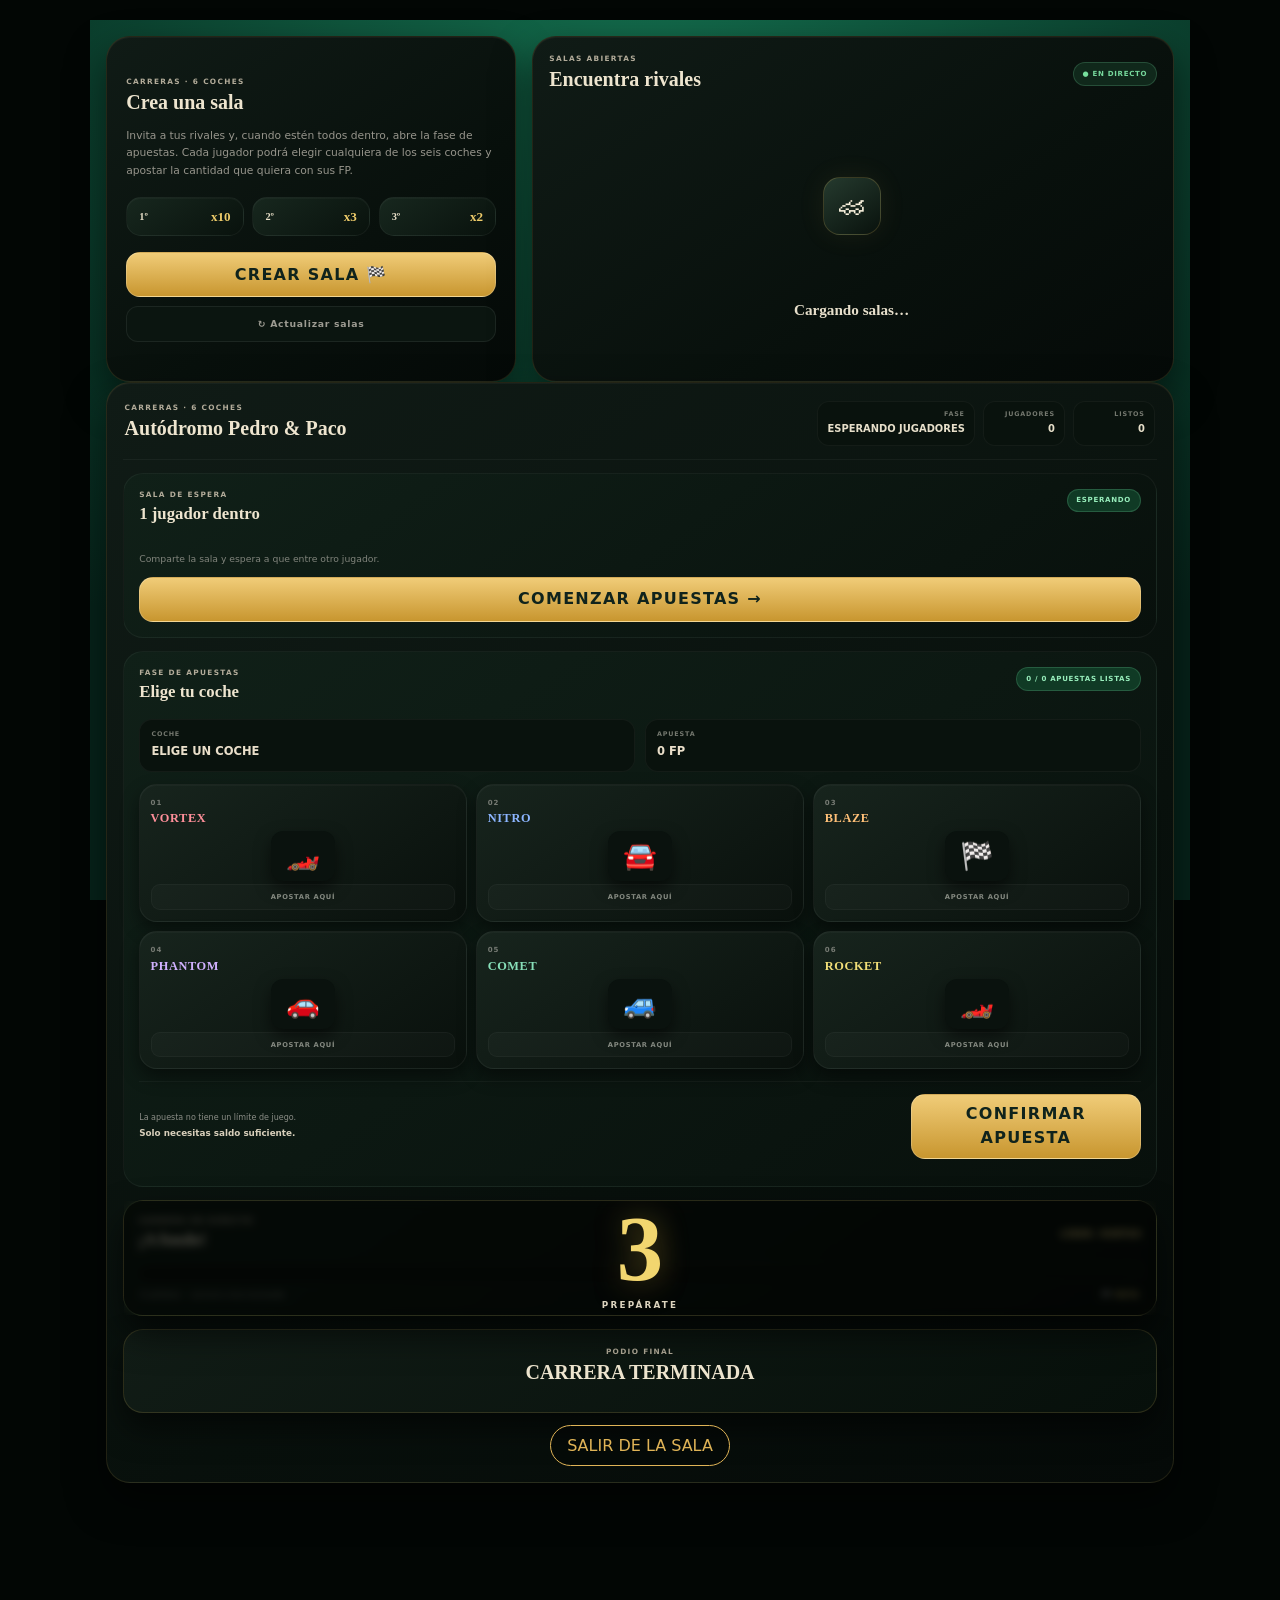
<file: _race_preview.html>
<!doctype html><html><head><meta charset="utf-8"><meta name="viewport" content="width=device-width,initial-scale=1"><style>
html,body{margin:0;padding:20px;background:#020604;color:#eee;font-family:Arial,sans-serif} body{max-width:1100px;margin:auto}.race-view{display:block!important;margin-bottom:28px}.hidden{display:none!important}
:root{--felt:#0e5a3f;--deep:#06231a;--brass:#e0b457;--ivory:#f7efdb;--red:#c42b3f;--ink:#10231c}
*{box-sizing:border-box;margin:0}
body{min-height:100vh;background:radial-gradient(circle at 50% -10%,#14704f,var(--deep) 75%) fixed;color:var(--ivory);font:16px/1.5 system-ui,sans-serif;padding:1rem 1rem 7rem}
h1,h2{font-family:Palatino,Georgia,serif;color:var(--brass);text-shadow:0 2px 6px #000a}
button,input,canvas{font:inherit}
button{cursor:pointer;border:1px solid var(--brass);background:#0004;color:var(--brass);padding:.45rem 1rem;border-radius:999px;transition:.2s}
button:hover:not(:disabled){background:var(--brass);color:var(--ink);transform:translateY(-2px)}
button:disabled{opacity:.35;cursor:not-allowed}
button.on,button.main{background:linear-gradient(#f0cc78,#c8962f);color:var(--ink);font-weight:700;border-color:#fff3}
button.main:not(:disabled){animation:glow 1.8s infinite}
input{background:#0006;border:1px solid #e0b45766;color:inherit;padding:.5rem .8rem;border-radius:10px;width:100%}
:focus-visible{outline:2px solid var(--brass);outline-offset:2px}
.hidden{display:none!important}
.panel{position:relative;background:linear-gradient(#0a3d2cdd,#06281ddd);border:2px solid #e0b45755;border-radius:22px;padding:1.4rem;margin:1rem auto;max-width:900px;box-shadow:0 12px 40px #000a,inset 0 0 60px #0006}
.row{display:flex;flex-wrap:wrap;gap:.6rem;align-items:center;justify-content:center;margin:.8rem 0}
#login{max-width:360px;margin-top:12vh;text-align:center;display:grid;gap:.8rem;animation:rise .8s cubic-bezier(.2,.8,.2,1)}
#login h1{font-size:2.6rem}#msg{color:#ff8a8a;min-height:1.5em}
header{display:flex;flex-wrap:wrap;gap:1rem;align-items:center;justify-content:space-between;max-width:900px;margin:0 auto}
nav{display:flex;gap:.4rem;flex-wrap:wrap}
#me{display:flex;gap:.5rem;align-items:center}
#coins{font-size:1.5rem;color:var(--brass);display:inline-block}#coins.pop{animation:pop .5s}
.tab{animation:fade .35s}.tab h2{margin-bottom:.6rem}
/* dock de fichas */
#dock{position:fixed;left:50%;bottom:.8rem;transform:translateX(-50%);display:flex;flex-wrap:wrap;gap:.6rem;align-items:center;justify-content:center;background:#06231aee;border:2px solid var(--brass);border-radius:28px;padding:.5rem 1rem;box-shadow:0 8px 30px #000c;z-index:5;max-width:98vw;max-height:calc(100vh - 1rem);overflow:auto}
#chips{display:flex;flex-wrap:wrap;gap:.45rem;justify-content:center}#dockv{min-width:110px;font-size:.88rem;text-align:center;line-height:1.2}
#dclr{padding:.3rem .7rem}
#rrepeat{padding:.45rem .8rem;border-color:#e0b45788;background:linear-gradient(180deg,#221b0f,#0d0c09);color:#f0d98d;font-weight:800}
#rrepeat:not(:disabled):hover{background:linear-gradient(180deg,#f0cc78,#c8962f);color:var(--ink)}
.chip{width:46px;height:46px;border-radius:50%;padding:0;display:grid;place-items:center;font-weight:800;font-size:.95rem;color:#fff;background:radial-gradient(circle,var(--c) 52%,#fff 53% 57%,var(--c) 58%);border:3px dashed #fffd;box-shadow:0 4px 8px #000a}
.chip:hover:not(:disabled){background:radial-gradient(circle,var(--c) 52%,#fff 53% 57%,var(--c) 58%);color:#fff}
.chip.on{transform:translateY(-8px) scale(1.12);box-shadow:0 0 0 3px var(--brass),0 10px 14px #000a}
/* ruleta */
.rl{display:flex;flex-wrap:wrap;gap:1.5rem;align-items:center;justify-content:center}
#wheel{width:320px;max-width:100%;border-radius:50%;box-shadow:0 10px 30px #000c}
.side{text-align:center;display:grid;gap:.5rem;justify-items:center}
#rres{width:88px;height:88px;border-radius:50%;display:grid;place-items:center;font:700 2.4rem Georgia,serif;background:#222;border:4px solid var(--brass);transition:.3s}
#rres.pop{animation:pop .6s}
#rhist{display:flex;gap:4px;flex-wrap:wrap;justify-content:center;max-width:240px}
#rhist i{width:26px;height:26px;border-radius:50%;display:grid;place-items:center;font:700 .72rem system-ui;font-style:normal;border:1px solid #fff5}
#table{display:grid;grid-template-columns:54px repeat(12,1fr) 54px;gap:3px;min-width:680px;margin:1rem 0;padding:10px;background:#0b5a3c;border:6px solid #8a5a2b;border-radius:10px;box-shadow:inset 0 0 30px #0008}
.cell{position:relative;display:grid;place-items:center;min-height:46px;border:2px solid #f7efdb99;border-radius:4px;font:700 1.05rem Georgia,serif;color:#f5e27a;cursor:pointer;user-select:none;transition:.15s}
.cell:hover{filter:brightness(1.35);transform:scale(1.04);z-index:2}
.cell.r{background:var(--red)}.cell.b{background:#111}.cell.g{background:#14864f}.cell.o{background:#0b5a3c}
.cell.vert{font-size:.78rem}.cell.hit{animation:hit 1s 3;z-index:3}
.cell .st{position:absolute;right:2px;top:2px;min-width:26px;height:26px;border-radius:50%;background:radial-gradient(circle,#2a62d1 50%,#fff 52% 58%,#2a62d1 60%);border:2px dashed #fffd;font:700 .7rem system-ui;color:#fff;display:grid;place-items:center;animation:drop .3s;box-shadow:0 3px 5px #000a}
.diam{width:34px;height:16px;transform:skewX(0);clip-path:polygon(50% 0,100% 50%,50% 100%,0 50%)}
.red-diam{background:#c42b3f}.black-diam{background:#111}
/* cartas */
.hand{display:flex;flex-wrap:wrap;min-height:104px;justify-content:center;perspective:700px}
.hand.mid{min-height:140px}.hand.mini{min-height:44px}.hand.mini .card{width:30px;height:44px;font-size:.7rem;padding:2px;margin:2px}.hand.mini .card i{font-size:.9rem}
.card{box-sizing:border-box;overflow:hidden;isolation:isolate;position:relative;width:64px;height:92px;background:var(--ivory);color:#111;border-radius:8px;display:inline-block;padding:6px;font-weight:700;box-shadow:0 6px 14px #0008;margin:4px;animation:deal .5s cubic-bezier(.2,.8,.2,1) backwards;flex:0 0 auto}
.hand.mid .card{width:92px;height:132px;font-size:1.3rem}.hand.mid .card i{font-size:2.4rem}
.card i{font-size:1.6rem;font-style:normal}.card.red{color:var(--red)}
.card-corner{position:absolute;display:flex;flex-direction:column;align-items:flex-start;gap:1px;line-height:.86;z-index:2;white-space:nowrap;pointer-events:none}
.card-corner-top{top:7px;left:8px}
.card-corner-bottom{right:8px;bottom:7px;transform:rotate(180deg);transform-origin:center}
.card-corner b{font-size:.82em;line-height:.9}.card-corner i{font-size:.78em;line-height:.9}
.card-suit-center{position:absolute;left:50%;top:50%;transform:translate(-50%,-50%);font-size:2.35rem;line-height:1;z-index:1;filter:drop-shadow(0 3px 2px #0003);font-weight:800}
.card.back{background:repeating-linear-gradient(45deg,var(--red),var(--red) 6px,#6e1a27 6px,#6e1a27 12px);border:4px solid var(--ivory)}
.card.ghost{background:#0003;border:2px dashed #e0b45766;box-shadow:none;animation:float 3s ease-in-out infinite}
.card.flip{animation:flip .6s}
.deck{position:absolute;right:26px;top:70px;width:64px;height:92px;border-radius:8px;border:4px solid var(--ivory);background:repeating-linear-gradient(45deg,var(--red),var(--red) 6px,#6e1a27 6px,#6e1a27 12px);box-shadow:3px 3px 0 #0006,6px 6px 0 #0004,0 10px 20px #000a}
.tot{display:inline-block;min-width:2em;text-align:center;background:#0008;border:1px solid var(--brass);border-radius:999px;color:var(--brass)}
.banner{position:absolute;inset:0;display:grid;place-items:center;pointer-events:none;font:800 clamp(2rem,7vw,3.6rem) Georgia,serif;text-shadow:0 4px 20px #000;animation:ban 2.2s forwards;z-index:4;background:#0005;border-radius:22px}
.banner.win{color:#7be3a1}.banner.lose{color:#ff8a8a}.banner.tie{color:var(--ivory)}
.scroll{overflow-x:auto;max-height:70vh}
table{width:100%;border-collapse:collapse;font-size:.92rem}
th,td{padding:.4rem .6rem;text-align:left;border-bottom:1px solid #e0b45722}
.win{color:#7be3a1}.lose{color:#ff8a8a}
#toast{position:fixed;right:1rem;top:1rem;display:grid;gap:.5rem;z-index:9}
#toast div{background:linear-gradient(180deg,#18130d,#0a0d0b);border:1px solid #d9b85f66;padding:.62rem .9rem;border-radius:12px;animation:rise .35s;box-shadow:0 8px 20px #0009;max-width:280px;font-weight:800}.result-win{color:#baffc9!important;border-color:#7be3a188!important}.result-lose{color:#ffb1b1!important;border-color:#ff8a8a66!important}.result-tie{color:#fff0ca!important;border-color:#e0b45766!important}
@keyframes rise{from{opacity:0;transform:translateY(24px)}}
@keyframes fade{from{opacity:0}}
@keyframes pop{40%{transform:scale(1.5)}}
@keyframes deal{from{opacity:0;transform:translate(120px,-90px) rotate(-30deg)}}
@keyframes flip{from{transform:rotateY(90deg)}}
@keyframes float{50%{transform:translateY(-6px)}}
@keyframes glow{50%{box-shadow:0 0 18px 4px #e0b457aa}}
@keyframes hit{50%{box-shadow:0 0 0 4px #fff,0 0 24px 8px var(--brass);transform:scale(1.12)}}
@keyframes drop{from{transform:translateY(-30px) scale(1.5);opacity:0}}
@keyframes ban{0%{opacity:0;transform:scale(.4)}15%{opacity:1;transform:scale(1.1)}25%{transform:scale(1)}80%{opacity:1}100%{opacity:0}}
/* V33.2 — Las animaciones de los juegos son parte de la experiencia visual.
   No se desactivan globalmente por prefers-reduced-motion para mantener
   el mismo comportamiento visual en escritorio y móvil. */

/* ---------- Partes online ---------- */
.hint{opacity:.78;font-size:.9rem;margin:.2rem 0 .8rem}
#login small{opacity:.7}

/* Chat */
.chat-box{height:430px;max-height:60vh;overflow:auto;background:#0004;border:1px solid #e0b45733;border-radius:16px;padding:.8rem;display:flex;flex-direction:column;gap:.5rem}
.chat-message{display:grid;grid-template-columns:auto auto 1fr;gap:.45rem;align-items:baseline;padding:.5rem .6rem;background:#0003;border-radius:10px}
.chat-message b{color:var(--brass)}
.chat-message small{opacity:.55;font-size:.72rem}
.chat-message span{overflow-wrap:anywhere}
.chat-form{display:flex;gap:.6rem;margin-top:.7rem}
.chat-form input{flex:1}

/* ---------- Partes online ---------- */
.currency{color:var(--brass);font-weight:900;letter-spacing:.04em}
@media (max-width:720px){.chat-form{flex-direction:column}.chat-form button{width:100%}}

/* ---------- Paneles laterales: no alteran el ancho ni la posición del juego central ---------- */
.side-panel{
  position:fixed;
  top:7.2rem;
  z-index:4;
  width:min(260px, calc((100vw - 960px) / 2));
  max-height:calc(100vh - 8.4rem);
  overflow:hidden;
  padding:1rem;
  border:1px solid #e0b45755;
  border-radius:18px;
  background:linear-gradient(180deg,#082f22f2,#041d16f2);
  box-shadow:0 14px 40px #000b,inset 0 0 35px #0007;
  backdrop-filter:blur(12px);
}
.side-left{left:1rem}
.side-right{right:1rem}
.side-heading{position:relative;padding-bottom:.7rem;border-bottom:1px solid #e0b4572e}
.side-heading h2{font-size:1.45rem;margin:.12rem 0 .2rem}
.side-heading p{font-size:.78rem;opacity:.68;line-height:1.35}
.side-kicker{display:block;color:#e0b45799;font-size:.65rem;font-weight:800;letter-spacing:.16em}
.online-pill{display:inline-flex;align-items:center;gap:.35rem;margin-top:.35rem;padding:.25rem .55rem;border:1px solid #7be3a166;border-radius:999px;color:#7be3a1;background:#7be3a10d;font-size:.72rem;font-weight:800}
.online-pill::before{content:"";width:7px;height:7px;border-radius:50%;background:#7be3a1;box-shadow:0 0 8px #7be3a1}
.ranking-list{display:grid;gap:.5rem;margin-top:.8rem;overflow:auto;max-height:calc(100vh - 13.5rem);padding-right:.15rem}
.rank-item{display:grid;grid-template-columns:2rem 1fr auto;gap:.55rem;align-items:center;padding:.55rem .6rem;border:1px solid #e0b45725;border-radius:12px;background:#0003;min-width:0}
.rank-item.me{border-color:#e0b45766;background:linear-gradient(90deg,#e0b45712,#0003)}
.rank-pos{width:2rem;height:2rem;border-radius:9px;display:grid;place-items:center;background:#0005;border:1px solid #e0b45735;font:800 .82rem Georgia,serif;color:#e0b457}
.rank-item:nth-child(1) .rank-pos{background:#e0b457;color:#10231c;border-color:#fff5}
.rank-item:nth-child(2) .rank-pos{background:#c7c7c7;color:#10231c;border-color:#fff5}
.rank-item:nth-child(3) .rank-pos{background:#b87a4a;color:#fff;border-color:#fff5}
.rank-name{min-width:0;display:flex;align-items:center;gap:.35rem}
.rank-name b{overflow:hidden;text-overflow:ellipsis;white-space:nowrap}
.rank-coin{white-space:nowrap;color:#e0b457;font-weight:800;font-size:.82rem}
.rank-online{width:7px;height:7px;border-radius:50%;background:#7be3a1;box-shadow:0 0 7px #7be3a1;flex:none}
.side-empty{padding:.85rem .6rem;text-align:center;opacity:.55;font-size:.82rem}
.online-bets{display:grid;gap:.5rem;margin-top:.8rem;overflow:auto;max-height:calc(100vh - 13.5rem);padding-right:.15rem}
.bet-live{padding:.6rem .65rem;border:1px solid #e0b45725;border-radius:12px;background:#0003}
.bet-top{display:flex;align-items:center;justify-content:space-between;gap:.5rem;font-size:.78rem}
.bet-player{display:flex;align-items:center;gap:.35rem;min-width:0}
.bet-player b{overflow:hidden;text-overflow:ellipsis;white-space:nowrap}
.bet-time{opacity:.45;font-size:.67rem;white-space:nowrap}
.bet-game{display:flex;align-items:center;justify-content:space-between;gap:.5rem;margin-top:.28rem;font-size:.75rem}
.bet-game span:first-child{opacity:.78;overflow:hidden;text-overflow:ellipsis;white-space:nowrap}
.bet-delta{font-weight:900;white-space:nowrap}
.bet-delta.win{color:#7be3a1}.bet-delta.lose{color:#ff8a8a}.bet-delta.tie{color:#f7efdb}
.bet-detail{margin-top:.28rem;font-size:.68rem;opacity:.52;line-height:1.25;overflow-wrap:anywhere}
.live-dot{display:inline-block;width:6px;height:6px;margin-right:.35rem;border-radius:50%;background:#7be3a1;box-shadow:0 0 8px #7be3a1;vertical-align:middle}
.side-foot{margin-top:.7rem;padding-top:.55rem;border-top:1px solid #e0b45722;text-align:center;font-size:.66rem;opacity:.45}


/* ---------- Chat compacto bajo el Top 5 ---------- */
.side-chat-section{margin-top:.9rem;padding-top:.8rem;border-top:1px solid #e0b4572e}
.side-chat-heading{display:flex;align-items:baseline;justify-content:space-between;gap:.5rem}
.side-chat-heading h3{font-size:1.05rem;margin:.1rem 0 0}
.side-chat-box{height:185px;max-height:185px;margin-top:.65rem;padding:.5rem;gap:.4rem}
.side-chat-box .chat-message{grid-template-columns:auto auto;gap:.2rem .4rem;padding:.42rem .48rem}
.side-chat-box .chat-message span{grid-column:1/-1;font-size:.76rem;line-height:1.25}
.side-chat-box .chat-message b{font-size:.76rem}
.side-chat-box .chat-message small{font-size:.62rem}
.side-chat-form{margin-top:.5rem;gap:.45rem}
.side-chat-form input{min-width:0;font-size:.78rem;padding:.55rem .6rem}
.side-chat-form button{padding:.55rem .7rem;font-size:.75rem;white-space:nowrap}
.side-left{overflow-y:auto;scrollbar-width:thin}
.side-left .ranking-list{max-height:none}

@media (max-width:1379px){
  .side-panel{display:none}
}

/* ============================================================
   TRAGAPERRAS 3x3
   Todo queda dentro del panel central existente; no modifica
   la posición ni el ancho del resto de juegos.
   ============================================================ */
.slot-header{display:flex;align-items:flex-start;justify-content:space-between;gap:1rem;margin-bottom:.8rem}
.slot-kicker{display:inline-block;color:var(--brass);font-size:.66rem;font-weight:900;letter-spacing:.2em;text-shadow:0 0 14px #e0b45755}
.slot-header h2{margin:.1rem 0 .15rem}
.slot-machine-badge{padding:.55rem .7rem;border:1px solid #e0b45766;border-radius:12px;background:#0006;color:var(--brass);font-size:.65rem;font-weight:900;text-align:center;line-height:1.15;box-shadow:inset 0 0 16px #0008}
.slot-machine-badge b{display:block;font-size:1.45rem;color:#ffec8b;letter-spacing:.08em}
.slot-machine{position:relative;max-width:700px;margin:.8rem auto 1rem;padding:1rem 1rem 1.2rem;border:3px solid #7d5124;border-radius:28px;background:linear-gradient(145deg,#4c2a13,#24160c 38%,#402312 72%,#1b1008);box-shadow:0 22px 45px #000b,inset 0 0 35px #000b,0 0 0 2px #e0b45722;overflow:hidden}
.slot-machine::before{content:"";position:absolute;inset:0;background:radial-gradient(circle at 50% -20%,#ffe9a833,#0000 42%);pointer-events:none}
.slot-machine.spinning{box-shadow:0 22px 45px #000b,inset 0 0 35px #000b,0 0 28px #e0b45744}
.slot-machine.celebrate{animation:slotCelebrate .32s ease-in-out 3}
.slot-marquee{position:relative;display:flex;justify-content:center;align-items:center;gap:.75rem;margin:0 auto .8rem;width:min(520px,94%);padding:.5rem .8rem;border-radius:16px;border:2px solid #d6a73e;background:linear-gradient(180deg,#9d641b,#5b330f);box-shadow:inset 0 0 18px #0008,0 0 18px #e0b45722;letter-spacing:.16em;font:900 clamp(.72rem,2vw,1rem) Georgia,serif;color:#fff0a9;text-shadow:0 2px 8px #000}
.slot-marquee b{font-size:clamp(1.15rem,3vw,1.7rem);color:#fff4b2;letter-spacing:.08em;filter:drop-shadow(0 0 7px #ffe36a55)}
.slot-window{position:relative;width:min(560px,100%);margin:auto;padding:.75rem;border:10px solid #2d1709;border-radius:20px;background:linear-gradient(#111,#080808);box-shadow:inset 0 0 25px #000,inset 0 5px 0 #ffffff12,0 6px 16px #000b;overflow:hidden}
.slot-window::after{content:"";position:absolute;inset:0;background:linear-gradient(90deg,#fff0 0,#fff0 46%,#fff3 50%,#fff0 54%,#fff0 100%);pointer-events:none;mix-blend-mode:screen;opacity:.35}
.slot-grid{position:relative;display:grid;grid-template-columns:repeat(3,1fr);gap:5px;background:#0c0c0c;padding:5px;border-radius:10px;overflow:hidden}
.slot-cell{position:relative;display:grid;place-items:center;min-height:clamp(82px,15vw,112px);border-radius:10px;background:radial-gradient(circle at 50% 35%,#fff,#eee 42%,#c3c3c3);border:2px solid #252525;box-shadow:inset 0 0 16px #0004,0 4px 9px #0008;overflow:hidden;transform:translateZ(0)}
.slot-cell::before{content:"";position:absolute;inset:7px;border-radius:7px;border:1px solid #0002;pointer-events:none}
.slot-symbol{position:relative;z-index:1;font-size:clamp(2.8rem,7vw,4.6rem);line-height:1;filter:drop-shadow(0 5px 4px #0004);user-select:none}
.symbol-bar .slot-symbol{font:900 clamp(1.8rem,4.8vw,3rem)/1 Impact,Arial Black,sans-serif;letter-spacing:.06em;color:#c01825;text-shadow:0 2px 0 #fff,0 4px 10px #0006}
.symbol-seven .slot-symbol{font:900 clamp(3rem,8vw,5.3rem)/1 Georgia,serif;color:#c01825;text-shadow:0 3px 0 #fff,0 0 14px #f2bd36aa}
.slot-cell.symbol-pop{animation:slotSymbolPop .35s cubic-bezier(.2,1.35,.25,1)}
.slot-cell.reel-stop{animation:slotReelStop .25s cubic-bezier(.2,.9,.3,1)}
.payline-line{position:absolute;left:.6rem;right:.6rem;height:4px;border-radius:999px;background:#f2ce63;opacity:.16;z-index:3;pointer-events:none;box-shadow:0 0 8px #f2ce63;transition:opacity .18s ease,box-shadow .18s ease}
.payline-line.line-top{top:16.66%}
.payline-line.line-mid{top:50%;transform:translateY(-50%)}
.payline-line.line-bottom{top:83.33%;transform:translateY(-100%)}
.payline-line.active{opacity:.22}
.payline-line.inactive{opacity:.045;box-shadow:none}
.payline-line.winner{opacity:.98;animation:paylinePulse .65s ease-in-out infinite}

.slot-bulbs{display:grid;grid-template-columns:repeat(12,1fr);gap:.35rem;margin:.65rem .35rem .9rem}
.slot-bulbs i{width:8px;height:8px;border-radius:50%;justify-self:center;background:#f2c34f;box-shadow:0 0 9px #f2c34f66;animation:slotBulb 1.35s ease-in-out infinite}
.slot-bulbs i:nth-child(2n){animation-delay:.12s}.slot-bulbs i:nth-child(3n){animation-delay:.3s}.slot-bulbs i:nth-child(5n){animation-delay:.52s}
.slot-console{display:grid;grid-template-columns:1fr auto;align-items:center;gap:1rem;padding:0 .3rem}
.slot-bet-box{padding:.65rem .7rem;border-radius:15px;border:1px solid #e0b45733;background:#0005;box-shadow:inset 0 0 20px #0008}
.slot-label{display:block;text-align:center;font-size:.65rem;font-weight:900;letter-spacing:.16em;opacity:.6;margin-bottom:.28rem}
.slot-bet-controls{display:flex;align-items:center;justify-content:center;gap:.65rem}
.slot-bet-controls strong{min-width:94px;text-align:center;font:900 1.22rem Georgia,serif;color:#fff0a0;text-shadow:0 0 9px #e0b45755}
.slot-mini{width:36px;height:36px;border-radius:50%;padding:0;font-size:1.3rem;line-height:1;background:#1a241f;border-color:#d2a54466}
.slot-quick-bets{display:flex;justify-content:center;gap:.35rem;flex-wrap:wrap;margin-top:.5rem}
.slot-quick-bets button{min-width:34px;padding:.3rem .45rem;font-size:.72rem;border-radius:999px;border:1px solid #e0b45733;background:#0007;color:#e9dfc7}
.slot-quick-bets button.active{background:var(--brass);border-color:#ffe79a;color:#1d261f;font-weight:900;box-shadow:0 0 12px #e0b45744}
.slot-spin{position:relative;min-width:130px;min-height:82px;border-radius:18px;padding:.7rem 1.15rem;background:linear-gradient(180deg,#d3aa44,#795416);border:3px solid #f0d27a;color:#1d1a10;box-shadow:inset 0 3px 0 #fff7,0 7px 15px #0009,0 0 18px #e0b45722;transform:translateY(0);overflow:hidden}
.slot-spin::after{content:"";position:absolute;inset:-60% -20%;background:linear-gradient(115deg,#fff0 35%,#fff9 47%,#fff0 58%);transform:translateX(-60%);animation:slotButtonSheen 2.8s linear infinite;pointer-events:none}
.slot-spin:hover:not(:disabled){transform:translateY(-2px) scale(1.02);box-shadow:inset 0 3px 0 #fff7,0 10px 18px #000a,0 0 24px #e0b45744}
.slot-spin:active:not(:disabled){transform:translateY(3px) scale(.98)}
.slot-spin span{display:block;position:relative;z-index:1;font:900 1.5rem Georgia,serif;letter-spacing:.08em}
.slot-spin small{position:relative;z-index:1;font-size:.61rem;letter-spacing:.28em;font-weight:900;opacity:.55}
.slot-result{margin:.8rem auto 0;width:min(270px,90%);padding:.55rem .8rem;text-align:center;border-radius:999px;background:#0008;border:1px solid #e0b45733;color:#f7efdb;font:900 1.05rem Georgia,serif;letter-spacing:.06em;transition:.2s}
.slot-result.spinning-result{animation:slotResultPulse .38s ease-in-out infinite;color:#ffe88a}
.slot-result.won{background:#2a4d35;border-color:#8ee5a9;color:#baffc9;box-shadow:0 0 20px #7be3a144;animation:slotResultWin .55s cubic-bezier(.2,1.3,.2,1)}
.slot-result.lost{color:#ffb2b2;border-color:#ff8a8a33}
.slot-paytable{display:grid;grid-template-columns:repeat(4,1fr);gap:.45rem;max-width:700px;margin:.9rem auto 0}
.slot-paytable>div{display:flex;justify-content:space-between;align-items:center;gap:.45rem;padding:.45rem .55rem;border-radius:10px;background:#0004;border:1px solid #e0b45725;font-size:.75rem}
.slot-paytable b{font-family:Georgia,serif;color:#f3e4b9}.slot-paytable span{color:var(--brass);font-weight:900}
.slot-status{text-align:center;min-height:1.5em;margin:.7rem auto 0;opacity:.78;font-size:.83rem}
.slot-status.win{color:#9bf0b5;opacity:1}.slot-status.lose{color:#ffaaaa;opacity:1}.slot-status.working{color:#ffe48a;opacity:1}
@keyframes slotSymbolPop{0%{transform:scale(.45) rotate(-5deg);opacity:.2}70%{transform:scale(1.12) rotate(2deg);opacity:1}100%{transform:scale(1) rotate(0)}}
@keyframes slotReelStop{0%{transform:translateY(-12px);filter:blur(2px)}70%{transform:translateY(4px)}100%{transform:translateY(0);filter:blur(0)}}
@keyframes paylinePulse{50%{opacity:1;box-shadow:0 0 18px 5px #ffe58a}}
@keyframes slotBulb{0%,100%{opacity:.35;transform:scale(.85)}50%{opacity:1;transform:scale(1.2);box-shadow:0 0 14px 3px #f2c34f88}}
@keyframes slotButtonSheen{0%{transform:translateX(-70%)}45%,100%{transform:translateX(70%)}}
@keyframes slotResultPulse{50%{transform:scale(1.04)}}
@keyframes slotResultWin{0%{transform:scale(.7);opacity:.4}65%{transform:scale(1.12)}100%{transform:scale(1);opacity:1}}
@keyframes slotCelebrate{0%,100%{transform:translateX(0)}25%{transform:translateX(-3px) rotate(-.4deg)}75%{transform:translateX(3px) rotate(.4deg)}}
@media (max-width:760px){
  .slot-header{flex-direction:column}.slot-machine-badge{align-self:flex-end}
  .slot-console{grid-template-columns:1fr}.slot-spin{width:100%}
  .slot-paytable{grid-template-columns:repeat(2,1fr)}
}

#dock.slot-hidden{display:none}

.slot-result.draw{color:#f7efdb;border-color:#e0b45755;background:#0004}


/* ============================================================
   BLACKJACK + RIDE THE BUS — CARD ROOM UPGRADE
   Los cambios están contenidos dentro de sus paneles centrales.
   ============================================================ */
.game-hero{display:flex;align-items:flex-start;justify-content:space-between;gap:1rem;margin-bottom:.75rem}
.game-kicker{display:inline-block;color:var(--brass);font-size:.66rem;font-weight:900;letter-spacing:.2em;text-shadow:0 0 14px #e0b45755}
.game-hero h2{margin:.12rem 0 .08rem}
.game-rule-badge{min-width:76px;padding:.5rem .65rem;border:1px solid #e0b45766;border-radius:14px;background:#0007;box-shadow:inset 0 0 18px #0008,0 8px 18px #0005;text-align:center}
.game-rule-badge b{display:block;font:900 1.35rem Georgia,serif;color:#fff0a0}.game-rule-badge span{display:block;font-size:.58rem;letter-spacing:.1em;opacity:.58;font-weight:900}
.bj-table,.bus-table{position:relative;min-height:500px;padding:1rem;background:radial-gradient(circle at 50% 45%,#1a5c42 0,#104534 43%,#09291f 88%);overflow:hidden}.bus-deck-stack{top:28px;left:26px;right:auto}.bus-lights{position:absolute;right:22px;top:26px;display:flex;gap:.4rem;z-index:2}.bus-lights i{width:8px;height:8px;border-radius:50%;background:#f1ce63;box-shadow:0 0 12px #f1ce6377;animation:busLight 1.15s ease-in-out infinite}.bus-lights i:nth-child(2){animation-delay:.12s}.bus-lights i:nth-child(3){animation-delay:.24s}.bus-lights i:nth-child(4){animation-delay:.36s}.bus-route{position:relative;z-index:2;display:flex;align-items:center;justify-content:center;gap:.35rem;margin:0 auto .7rem;max-width:920px}.bus-stop{min-width:100px;padding:.42rem .35rem;border:1px solid #e0c36c33;border-radius:13px;background:#0007;text-align:center;opacity:.72;transition:.25s}.bus-stop b{display:block;font-size:1rem;color:#f6e3a4}.bus-stop span,.bus-stop small{display:block}.bus-stop span{margin-top:.12rem;font-size:.55rem;font-weight:900;letter-spacing:.08em}.bus-stop small{margin-top:.12rem;color:#d6bc72;font-size:.58rem;font-weight:800}.bus-stop.current{opacity:1;transform:translateY(-5px);background:linear-gradient(#e7bd55,#9f7021);box-shadow:0 10px 22px #0009,0 0 18px #e0b45744;color:#1b231d}.bus-stop.current b,.bus-stop.current small{color:#1b231d}.bus-stop.done{opacity:1;border-color:#7be3a177;background:#163e2e}.bus-stop.done b{color:#baffca}.bus-line{height:2px;flex:1;min-width:18px;background:linear-gradient(90deg,#e0b45755,#e0b45722)}.bus-cards-area{position:relative;z-index:2;display:grid;justify-items:center;gap:.38rem;padding:.45rem 1rem .65rem}.bus-card-caption{font-size:.6rem;font-weight:900;letter-spacing:.2em;opacity:.55}.bus-current-hand{min-height:184px}.bus-current-hand .card{width:116px;height:164px;border-radius:17px;padding:0;background:linear-gradient(145deg,#fffef7,#e9dfc3);box-shadow:0 18px 30px #000b,0 0 0 1px #0002}.bus-current-hand .card .card-corner{font-size:1rem}.bus-current-hand .card .card-corner-top{top:10px;left:10px}.bus-current-hand .card .card-corner-bottom{right:10px;bottom:10px}.bus-current-hand .card .card-suit-center{font-size:4.2rem}.bus-current-hand .card.ghost{opacity:.16;width:90px;height:128px}.bus-card-enter{animation:busCardIn .7s cubic-bezier(.16,.9,.25,1),busCardGlow .9s ease-out}.bus-dealing{min-height:184px}.bus-flying-back{animation:busBackFly .3s cubic-bezier(.16,.9,.25,1)}.bus-pot{padding:.58rem 1rem;border-radius:999px;border:1px solid #f0d67b33;background:#0007;box-shadow:inset 0 0 18px #0008;color:#fff0a4;font:900 1rem Georgia,serif;min-width:280px;text-align:center}.bus-pot b{color:#fff}.bus-range{display:flex;align-items:center;gap:.55rem;padding:.48rem .7rem;border-radius:13px;background:#0007;border:1px solid #d8b45733;color:#e9dfbf;font-size:.67rem}.bus-range strong{color:#fff1aa}.bus-history-wrap{position:relative;z-index:2;margin:.15rem .2rem .55rem;padding:.55rem .6rem .45rem;border-radius:14px;background:#0004;border:1px solid #e0b45720}.bus-history-title{display:flex;justify-content:space-between;align-items:center;font-size:.57rem;letter-spacing:.12em;opacity:.48;margin:0 .15rem .3rem}.bus-history-title b{color:#f5dfa4}.bus-trail{min-height:62px;justify-content:center}.bus-trail .card{width:40px;height:58px;margin:2px;padding:4px;border-radius:7px;font-size:.65rem;animation:trailPop .3s ease-out backwards}.bus-trail .card strong{font-size:1.25rem}.bus-trail .card-corner{font-size:.5rem}.bus-trail .card-corner i{font-size:.53rem}.bus-feedback{position:relative;z-index:2;text-align:center;margin:.65rem auto 0;width:max-content;max-width:90%;padding:.45rem .85rem;border-radius:999px;background:#0006;border:1px solid #ffffff12;font-size:.76rem;color:#efe4ca}.bus-feedback.idle{color:#ddd2b8}.bus-feedback.ready{color:#fff0a2;border-color:#e0b45755}.bus-feedback.working{color:#8ed0ff}.bus-feedback.win{color:#baffca;background:#153f2aaa;border-color:#7be3a177}.bus-feedback.lose{color:#ffb0b0;background:#421b25aa;border-color:#ff8a8a55}.bus-feedback.flash{animation:feedbackFlash .45s ease-out}.bus-choices{margin-top:.7rem;justify-content:center}.bus-choice{min-width:145px}.bus-controls{margin-top:.55rem}.bus-controls button{min-width:145px}.bus-tip{text-align:center}.bus-badge{min-width:120px}.bus-hero{align-items:center}
@keyframes busCardIn{0%{opacity:0;transform:translate(110px,-95px) rotate(16deg) scale(.68)}55%{opacity:1;transform:translate(-5px,2px) rotate(-2deg) scale(1.03)}100%{transform:none}}
@keyframes busCardGlow{50%{box-shadow:0 0 0 7px #fff2,0 0 34px 8px #6ee7b755,0 18px 28px #000b,0 0 0 1px #0002}}
@keyframes busLight{50%{opacity:.35;transform:scale(.75)}}
@keyframes busBackFly{from{opacity:0;transform:translate(80px,-80px) rotate(20deg) scale(.78)}to{opacity:1;transform:none}}
@keyframes deckBreath{50%{transform:translate(10px,8px) rotate(-2deg) translateY(-3px)}}
@keyframes deckDealFlash{0%{filter:brightness(1)}40%{filter:brightness(2);transform:translate(10px,10px) rotate(-2deg) scale(1.06)}100%{filter:brightness(1)}}
@keyframes dealFromDeck{0%{opacity:0;transform:translate(125px,-115px) rotate(28deg) scale(.72)}65%{opacity:1;transform:translate(-6px,3px) rotate(-2deg) scale(1.03)}100%{transform:translate(0) rotate(0) scale(1)}}
@keyframes resultPulse{0%{transform:scale(.94);box-shadow:0 0 0 #0000}45%{transform:scale(1.04);box-shadow:0 0 24px #7be3a155}100%{transform:scale(1)}}
@keyframes trailPop{from{opacity:0;transform:translateY(-8px) scale(.7)}}
@keyframes dealerFlip{0%{transform:rotateY(90deg);opacity:.3}100%{transform:rotateY(0);opacity:1}}
@keyframes deckShuffle{0%{transform:translate(0,0) rotate(3deg)}50%{transform:translate(7px,-4px) rotate(-4deg)}100%{transform:translate(0,0) rotate(3deg)}}
@keyframes feedbackFlash{50%{transform:scale(1.045);box-shadow:0 0 22px #e0b45722}}
@media (max-width:620px){.game-hero{align-items:center}.game-rule-badge{min-width:64px}.bj-deck-stack,.bus-deck-stack{display:none}.bj-hand .card{width:66px;height:94px}.bj-hand .card strong{font-size:2.1rem}.bj-table{padding:.7rem}.bj-controls button,.bus-controls button{min-width:100px}}

/* V12 visual safety: card typography stays inside the card at every size. */
.hand.mini .card{position:relative;overflow:hidden;box-sizing:border-box;padding:0}
.hand.mini .card .card-corner{font-size:.48rem;line-height:.78}
.hand.mini .card .card-corner-top{top:4px;left:4px}
.hand.mini .card .card-corner-bottom{right:4px;bottom:4px}
.hand.mini .card .card-suit-center{font-size:1.2rem}
@media (max-width:620px){.bj-hand .card{width:66px;height:94px}.bj-hand .card .card-corner{font-size:.86rem}.bj-hand .card .card-corner-top{top:6px;left:7px}.bj-hand .card .card-corner-bottom{right:7px;bottom:6px}.bj-hand .card .card-suit-center{font-size:2.1rem}.bus-current-hand .card{width:104px;height:148px}.bus-current-hand .card .card-corner{font-size:.9rem}.bus-current-hand .card .card-suit-center{font-size:3.7rem}}


/* V13 — acciones de Blackjack y apuesta visible, sin alterar el layout central existente. */
.bj-bet-banner{position:relative;z-index:2;display:grid;grid-template-columns:auto auto 1fr;align-items:center;gap:.65rem;width:min(620px,92%);margin:.85rem auto .25rem;padding:.6rem .85rem;border:1px solid #e0b45755;border-radius:16px;background:linear-gradient(180deg,#1b1610cc,#070a08dd);box-shadow:inset 0 0 22px #0008,0 8px 18px #0006}
.bj-bet-banner span{font-size:.62rem;letter-spacing:.16em;font-weight:900;color:#dbc98e;opacity:.8}.bj-bet-banner strong{font:900 1.35rem Georgia,serif;color:#fff0a4;text-shadow:0 0 14px #e0b45744}.bj-bet-banner small{justify-self:end;font-size:.65rem;color:#bcb39e;opacity:.65}
.bj-controls{position:relative;z-index:2}.bj-controls button{transition:transform .16s,box-shadow .16s,filter .16s}.bj-controls button:not(:disabled):hover{transform:translateY(-2px)}.bj-controls button:disabled{opacity:.34;filter:saturate(.25);cursor:not-allowed}
.bj-split-wrap{width:100%;display:flex;justify-content:center;align-items:flex-start;gap:1.1rem;padding:.25rem .2rem}.bj-split-hand{flex:1;max-width:46%;padding:.45rem .35rem .65rem;border:1px solid #e0b45720;border-radius:16px;background:#0003;transition:.25s}.bj-split-hand.active{border-color:#e0b45788;background:#e0b4570c;box-shadow:0 0 24px #e0b4571f,inset 0 0 22px #0005;transform:translateY(-2px)}
.bj-split-title{display:flex;justify-content:center;gap:.45rem;align-items:center;margin-bottom:.15rem;font-size:.58rem;letter-spacing:.16em;font-weight:900;color:#e9d9a5}.bj-split-title b{padding:.12rem .42rem;border-radius:999px;background:#0007;color:#fff5bb;font-size:.72rem;letter-spacing:.02em}.bj-inner-hand{min-height:112px}.bj-split-hand .card{width:66px;height:95px;margin:3px}.bj-split-hand .card .card-corner{font-size:.82rem}.bj-split-hand .card .card-suit-center{font-size:2.25rem}
.bj-card-emphasis{animation:bjNewCardPop .6s cubic-bezier(.16,.9,.25,1)}
@keyframes bjNewCardPop{0%{transform:translateY(-14px) scale(.8);opacity:.35;box-shadow:0 0 0 #0000}55%{transform:translateY(3px) scale(1.06);opacity:1;box-shadow:0 0 24px #fff3}100%{transform:none;opacity:1}}
@media (max-width:700px){.bj-bet-banner{grid-template-columns:1fr auto}.bj-bet-banner small{grid-column:1/-1;justify-self:start}.bj-split-wrap{gap:.45rem}.bj-split-hand .card{width:58px;height:84px}.bj-split-hand .card .card-suit-center{font-size:1.9rem}}




/* ============================================================
   PERFILES / AVATARES / NIVELES
   ============================================================ */
.profile-mini{display:flex;align-items:center;gap:.45rem;padding:.2rem .45rem .2rem .25rem;border:1px solid transparent;background:transparent;color:inherit;border-radius:999px;box-shadow:none;transform:none}
.profile-mini:hover:not(:disabled){background:#0003;border-color:#e0b45733;color:inherit;transform:none}
.profile-mini-avatar{width:34px;height:34px;border-radius:50%;object-fit:cover;flex:none;border:2px solid #e0b45788;box-shadow:0 3px 10px #0008}
.profile-mini-copy{display:flex;flex-direction:column;align-items:flex-start;line-height:1.05;gap:.12rem}
.profile-mini-copy #who{font-weight:900;color:var(--ivory);max-width:110px;overflow:hidden;text-overflow:ellipsis;white-space:nowrap}
#profile-level-mini{font-size:.5rem;letter-spacing:.13em;color:#d8c48f;font-weight:900}
.ui-avatar{display:block;object-fit:cover}
.profile-link{display:inline-flex;align-items:center;width:auto;margin:0;padding:0;border:0;border-radius:5px;background:transparent;color:inherit;font:inherit;font-weight:inherit;line-height:inherit;box-shadow:none;transform:none;text-align:left}
.profile-link:hover:not(:disabled){background:transparent;color:#fff0a6;text-decoration:underline;transform:none}
.profile-open{overflow:hidden}

.profile-modal{position:fixed;inset:0;z-index:20;display:grid;place-items:center;padding:1rem}
.profile-modal-backdrop{position:absolute;inset:0;background:#000b;backdrop-filter:blur(8px)}
.profile-modal-card{position:relative;z-index:1;width:min(620px,calc(100vw - 2rem));max-height:min(90vh,800px);overflow:auto;border:2px solid #e0b45766;border-radius:26px;background:linear-gradient(180deg,#0c3c2bfa,#061e16fa 60%,#04150ffa);box-shadow:0 25px 90px #000e,inset 0 0 60px #0007;padding:1.15rem}
.profile-modal-close{position:absolute;right:.8rem;top:.65rem;width:34px;height:34px;padding:0;display:grid;place-items:center;border-radius:50%;font-size:1.5rem;line-height:1;z-index:3}
.profile-loading{min-height:240px;display:grid;place-items:center;color:#d9cfba}
.profile-hero{display:flex;align-items:center;gap:1rem;padding:.2rem 2rem .9rem .15rem}
.profile-hero-avatar-wrap{position:relative;flex:none}
.profile-hero-avatar{width:100px;height:100px;border-radius:26px;border:2px solid #e0b45799;box-shadow:0 12px 28px #000b,0 0 30px #e0b45714}
.profile-level-orb{position:absolute;right:-8px;bottom:-8px;min-width:34px;height:34px;padding:0 .35rem;border-radius:50%;display:grid;place-items:center;background:linear-gradient(#f4d789,#bc8e2a);border:2px solid #fff4;color:#1c211a;font:900 .78rem Georgia,serif;box-shadow:0 5px 14px #0009}
.profile-kicker,.profile-section-title>div>span{display:block;font-size:.55rem;letter-spacing:.18em;color:#d8bd73;font-weight:900}
.profile-hero-main h2{margin:.1rem 0 .45rem;font-size:2rem}
.profile-badges{display:flex;flex-wrap:wrap;gap:.4rem}
.profile-badges span{padding:.28rem .55rem;border-radius:999px;background:#0005;border:1px solid #e0b45733;color:#f1dda3;font-size:.62rem;font-weight:900}
.profile-xp-card{padding:.8rem .9rem;border:1px solid #e0b45733;border-radius:17px;background:#0004;box-shadow:inset 0 0 20px #0007}
.profile-xp-top{display:flex;justify-content:space-between;align-items:end;gap:.8rem}
.profile-xp-top>div{display:grid;gap:.12rem}.profile-xp-top span{font-size:.52rem;letter-spacing:.15em;color:#bdb192;font-weight:900}.profile-xp-top b{font:900 1.15rem Georgia,serif;color:#fff0a5}.profile-xp-top small{font-size:.65rem;color:#afa58f;text-align:right}
.profile-xp-bar{height:10px;margin:.55rem 0 .25rem;border-radius:999px;overflow:hidden;background:#0008;border:1px solid #ffffff0a}
.profile-xp-bar i{display:block;height:100%;border-radius:inherit;background:linear-gradient(90deg,#b58228,#f6da7d);box-shadow:0 0 15px #e0b45755;transition:width .6s cubic-bezier(.2,.8,.2,1)}
.profile-xp-range{display:flex;justify-content:space-between;color:#8f8878;font-size:.55rem}
.profile-stats-grid{display:grid;grid-template-columns:repeat(4,1fr);gap:.5rem;margin-top:.65rem}
.profile-stats-grid article{padding:.65rem .6rem;border:1px solid #ffffff10;border-radius:13px;background:#0004;text-align:center;display:grid;gap:.18rem}
.profile-stats-grid article span{font-size:.48rem;letter-spacing:.1em;color:#9b947f;font-weight:900}.profile-stats-grid article strong{font:900 .95rem Georgia,serif;color:#f3dda0}.profile-stat-wide{grid-column:1/-1}.profile-stats-grid .win{color:#9cf3b5}.profile-stats-grid .lose{color:#ffaaaa}
.profile-customize{margin-top:.7rem;padding:.85rem;border:1px solid #e0b45733;border-radius:17px;background:linear-gradient(180deg,#0b2c20,#061a12);box-shadow:inset 0 0 20px #0006}
.profile-section-title{display:flex;align-items:end;justify-content:space-between;gap:.8rem}.profile-section-title h3{margin:.08rem 0 0;font:900 1.15rem Georgia,serif;color:#f4dda3}.profile-save-state{font-size:.62rem;color:#9fe7b7;min-height:1em}
.avatar-grid{display:grid;grid-template-columns:repeat(6,1fr);gap:.5rem;margin:.8rem 0}
.avatar-choice{padding:.25rem;border-radius:15px;border:1px solid #e0b45722;background:#0004;box-shadow:none;transition:.18s}.avatar-choice:hover:not(:disabled){background:#fff1;border-color:#e0b45766;transform:translateY(-2px)}
.avatar-choice.selected{border-color:#f0ce76;box-shadow:0 0 0 2px #e0b45733,0 0 20px #e0b45718}.avatar-choice-img{width:100%;aspect-ratio:1;border-radius:11px;object-fit:cover}.profile-save-button{width:100%;margin-top:.15rem}

/* Avatares en chat/ranking/apuestas */
.side-avatar{width:28px;height:28px;border-radius:50%;object-fit:cover;border:1px solid #e0b45766;flex:none;box-shadow:0 3px 9px #0006}
.chat-avatar{grid-area:avatar;width:30px;height:30px;border-radius:50%;object-fit:cover;border:1px solid #e0b45766}
.chat-name{grid-area:name;font-size:.8rem;color:var(--brass);font-weight:900}
.chat-message{grid-template-columns:30px 1fr auto;grid-template-areas:"avatar name time" "message message message";align-items:center}
.chat-message small{grid-area:time;align-self:center}
.chat-message span{grid-area:message}
.rank-item{grid-template-columns:2rem 34px 1fr auto}
.bet-player .side-avatar{width:25px;height:25px}
.bet-player .profile-link{font-size:.76rem}


.xp-gain{color:#ffe8a0!important;border-color:#e0b45788!important}

@media (max-width:720px){
  .profile-hero{padding-right:1.5rem}.profile-hero-avatar{width:82px;height:82px}.profile-hero-main h2{font-size:1.65rem}
  .profile-stats-grid{grid-template-columns:repeat(2,1fr)}
  .avatar-grid{grid-template-columns:repeat(4,1fr)}
}
@media (max-width:520px){
  .profile-mini-copy{display:none}.profile-mini{padding-right:.15rem}
  .profile-mini-avatar{width:31px;height:31px}
  .chat-avatar{width:26px;height:26px}.chat-message{grid-template-columns:26px 1fr auto}
  .profile-modal-card{padding:.9rem}.profile-hero{gap:.7rem}.profile-hero-avatar{width:72px;height:72px}
}

/* Ajuste final del chat lateral con avatares */
.side-chat-box .chat-message{grid-template-columns:28px 1fr auto;grid-template-areas:"avatar name time" "message message message"}
.side-chat-box .chat-message .chat-avatar{grid-area:avatar}
.side-chat-box .chat-message .chat-name{grid-area:name}
.side-chat-box .chat-message small{grid-area:time}
.side-chat-box .chat-message>span:last-child{grid-area:message;grid-column:auto;font-size:.76rem;line-height:1.25}

/* ============================================================
   V25 — RULETA DE LA FORTUNA + NIVEL EN AVATARES
   ============================================================ */
.avatar-level-wrap{position:relative;display:inline-grid;place-items:center;flex:none;line-height:0}
.avatar-level-badge{position:absolute;right:-6px;bottom:-6px;min-width:19px;height:19px;padding:0 4px;border-radius:999px;display:grid;place-items:center;background:linear-gradient(145deg,#f8df86,#b47f1f);border:2px solid #071d14;color:#1a2018;font:900 .52rem/1 Georgia,serif;box-shadow:0 3px 9px #000b,0 0 10px #e0b45722;z-index:2}
.header-avatar-level-wrap{margin:0 2px 0 0}
.header-avatar-level-wrap .avatar-level-badge{right:-4px;bottom:-4px;min-width:17px;height:17px;font-size:.46rem}

.side-avatar-wrap{width:32px;height:32px}.side-avatar-wrap .side-avatar{width:28px;height:28px}
.bet-live .side-avatar-wrap{width:29px;height:29px}.bet-live .side-avatar-wrap .side-avatar{width:25px;height:25px}
.chat-avatar-wrap{width:30px;height:30px;grid-area:avatar}.chat-avatar-wrap .chat-avatar{width:30px;height:30px}.chat-avatar-wrap .avatar-level-badge{right:-4px;bottom:-4px;min-width:16px;height:16px;font-size:.43rem}

/* ---------- Ruleta de la Fortuna ---------- */
.fortune-hero{display:flex;align-items:flex-start;justify-content:space-between;gap:1rem;margin-bottom:1rem}
.fortune-hero h2{margin:.12rem 0 .08rem}
.fortune-cooldown-card{min-width:175px;padding:.68rem .8rem;border:1px solid #dcb95e55;border-radius:17px;background:linear-gradient(180deg,#071f17ee,#04130ef0);box-shadow:inset 0 0 22px #0008,0 10px 26px #0008;text-align:center}
.fortune-cooldown-card span{display:block;font-size:.52rem;letter-spacing:.15em;color:#aa9e82;font-weight:900}
.fortune-cooldown-card strong{display:block;margin:.1rem 0 .16rem;font:900 1.4rem Georgia,serif;color:#fff0a3;letter-spacing:.05em}
.fortune-cooldown-card small{display:block;color:#9d967f;font-size:.56rem;line-height:1.3}.fortune-cooldown-card.ready{border-color:#80d7a877;box-shadow:inset 0 0 22px #093d2b,0 0 26px #74d7a522}.fortune-cooldown-card.ready strong{color:#baffca}
.fortune-layout{display:grid;grid-template-columns:minmax(0,1.5fr) minmax(240px,.7fr);gap:1rem;max-width:930px;margin:0 auto}
.fortune-wheel-card{position:relative;display:grid;justify-items:center;padding:1rem 1rem .9rem;border:2px solid #d5a33d66;border-radius:26px;background:radial-gradient(circle at 50% 35%,#125b3f 0,#083b29 54%,#051d14 100%);box-shadow:inset 0 0 65px #0009,0 18px 40px #000a;overflow:hidden}
.fortune-wheel-card::before{content:"";position:absolute;inset:10px;border:1px solid #e9ce7d20;border-radius:20px;pointer-events:none}
.fortune-wheel-wrap{position:relative;width:min(100%,540px);aspect-ratio:1;display:grid;place-items:center;margin:.1rem auto .4rem}
.fortune-wheel-wrap.spinning .fortune-wheel-glow{animation:fortuneGlow .55s ease-in-out infinite alternate}
.fortune-wheel-wrap.slowdown .fortune-wheel-glow{animation:fortuneGlowSlow .28s ease-in-out infinite alternate}
.fortune-wheel-glow{position:absolute;inset:6%;border-radius:50%;background:radial-gradient(circle,#f5d97918 0,#6ed5a100 60%);filter:blur(8px);pointer-events:none}
#fortune-wheel{width:100%;height:auto;display:block;filter:drop-shadow(0 18px 26px #000a);transform-origin:center;will-change:transform}
.fortune-pointer{position:absolute;left:50%;top:-2px;z-index:5;width:54px;height:70px;transform:translateX(-50%);filter:drop-shadow(0 7px 8px #000b)}
.fortune-pointer::before{content:"";position:absolute;left:50%;top:0;transform:translateX(-50%);border-left:17px solid transparent;border-right:17px solid transparent;border-top:0;border-bottom:46px solid #f4d574}
.fortune-pointer::after{content:"";position:absolute;left:50%;top:2px;transform:translateX(-50%);border-left:12px solid transparent;border-right:12px solid transparent;border-bottom:39px solid #8c5c18}
.fortune-pointer span{position:absolute;left:50%;top:0;transform:translateX(-50%);width:11px;height:11px;border-radius:50%;background:#fff2a6;box-shadow:0 0 18px #f7d86eaa}
.fortune-wheel-center{position:absolute;z-index:4;width:92px;height:92px;border-radius:50%;display:grid;place-items:center;align-content:center;background:radial-gradient(circle at 35% 25%,#f4da7e,#ab741d 70%);border:5px solid #fff3b6;box-shadow:0 8px 18px #000b,0 0 30px #f0cb5b44,inset 0 -10px 16px #67421166;color:#201d13;text-align:center;pointer-events:none}
.fortune-wheel-center b{font:900 .62rem Georgia,serif;letter-spacing:.1em}.fortune-wheel-center span{font-size:1.1rem;margin-top:2px}
.fortune-result{width:min(92%,480px);min-height:78px;display:grid;align-content:center;justify-items:center;gap:.08rem;padding:.6rem .8rem;margin:.25rem auto .65rem;border:1px solid #ffffff12;border-radius:17px;background:#0005;box-shadow:inset 0 0 20px #0008;text-align:center;transition:.25s}
.fortune-result span{font-size:.52rem;letter-spacing:.16em;color:#aaa28f;font-weight:900}.fortune-result strong{font:900 1.35rem Georgia,serif;color:#f5dda0}.fortune-result small{font-size:.58rem;color:#948c7b}.fortune-result.win-cr{border-color:#7ed8ab55;background:#0a2e21aa}.fortune-result.win-cr strong{color:#aef1c5}.fortune-result.win-xp{border-color:#73b8e155;background:#0a2540aa}.fortune-result.win-xp strong{color:#a7d9ff}.fortune-result.jackpot{border-color:#f0cf685e;background:linear-gradient(180deg,#4d3510aa,#241609aa);box-shadow:0 0 28px #efc85622,inset 0 0 20px #0008}.fortune-result.jackpot strong{font-size:1.55rem;color:#fff0a0;animation:fortuneJackpot .6s ease-in-out infinite alternate}
.fortune-spin-button{min-width:min(92%,340px);min-height:48px;margin:.1rem auto 0;font-size:.76rem;letter-spacing:.08em;box-shadow:0 0 24px #e0b45712}.fortune-spin-button:disabled{opacity:.5;filter:saturate(.5);cursor:not-allowed}
.fortune-rewards-card{position:relative;padding:1rem;border:1px solid #d0ab4c3f;border-radius:22px;background:linear-gradient(180deg,#0c3124,#061a12);box-shadow:inset 0 0 30px #0007,0 15px 35px #0008;overflow:hidden}.fortune-rewards-card::before{content:"";position:absolute;inset:-25% -30%;background:radial-gradient(circle at 50% 10%,#eac86114,#0000 45%);pointer-events:none}
.fortune-rewards-heading{position:relative}.fortune-rewards-heading>span{font-size:.52rem;letter-spacing:.17em;color:#d8bd73;font-weight:900}.fortune-rewards-heading h3{margin:.1rem 0 .8rem;font:900 1.25rem Georgia,serif;color:#f4dfa7}
.fortune-rewards-list{position:relative;display:grid;gap:.4rem}.fortune-rewards-list>div{display:flex;justify-content:space-between;align-items:center;padding:.58rem .65rem;border:1px solid #ffffff0e;border-radius:12px;background:#0004}.fortune-rewards-list b{font:900 .8rem Georgia,serif;color:#f5e0aa}.fortune-rewards-list small{font-size:.55rem;color:#98907d;font-weight:900}
.fortune-balance-note{position:relative;display:grid;gap:.08rem;margin-top:.75rem;padding:.7rem;border-radius:14px;background:#0005;border:1px solid #e0b45728}.fortune-balance-note span{font-size:.48rem;letter-spacing:.13em;color:#9c957f;font-weight:900}.fortune-balance-note strong{font:900 1.15rem Georgia,serif;color:#b6efc8}.fortune-balance-note small{font-size:.57rem;line-height:1.35;color:#8f8879}
.fortune-note{position:relative;margin-top:.7rem;padding:.6rem .65rem;border-left:2px solid #d7b55d55;color:#8d8778;font-size:.55rem;line-height:1.45}
.fortune-confetti{position:absolute;width:8px;height:13px;border-radius:2px;z-index:6;animation:fortuneConfetti 1.2s cubic-bezier(.17,.84,.44,1) forwards;transform-origin:center}
@keyframes fortuneConfetti{0%{opacity:0;transform:translate(0,0) rotate(0) scale(.6)}12%{opacity:1}100%{opacity:0;transform:translate(var(--dx),var(--dy)) rotate(var(--rot)) scale(1)}}
@keyframes fortuneGlow{from{opacity:.55;transform:scale(.98)}to{opacity:1;transform:scale(1.035)}}
@keyframes fortuneGlowSlow{from{opacity:.6;transform:scale(.99)}to{opacity:1;transform:scale(1.025)}}
@keyframes fortuneJackpot{from{transform:scale(1)}to{transform:scale(1.045)}}
@media(max-width:860px){.fortune-layout{grid-template-columns:1fr}.fortune-rewards-card{max-width:540px;width:100%;margin:0 auto}.fortune-hero{flex-direction:column}.fortune-cooldown-card{width:100%;min-width:0}}
@media(max-width:560px){.fortune-wheel-center{width:70px;height:70px}.fortune-wheel-center b{font-size:.48rem}.fortune-wheel-center span{font-size:.85rem}.fortune-pointer{transform:translateX(-50%) scale(.8);transform-origin:top center}.fortune-result strong{font-size:1.1rem}}

/* ============================================================
   V28 — ROAD RUSH
   ============================================================ */
.road-hero{display:flex;justify-content:space-between;align-items:flex-start;gap:1rem;margin-bottom:1rem}.road-hero h2{margin:.1rem 0 .1rem}.road-hero-stats{display:flex;gap:.45rem;flex-wrap:wrap;justify-content:flex-end}.road-hero-stats>div{min-width:108px;padding:.55rem .65rem;border:1px solid #e0b45735;border-radius:14px;background:#0004;text-align:center}.road-hero-stats span{display:block;font-size:.5rem;letter-spacing:.13em;color:#9d957f;font-weight:900}.road-hero-stats b{display:block;margin-top:.1rem;font:900 .92rem Georgia,serif;color:#f2db99}
.road-difficulties{display:grid;grid-template-columns:repeat(3,1fr);gap:.6rem;margin:0 auto .9rem}.road-difficulty{display:grid;grid-template-columns:auto 1fr auto;grid-template-rows:auto auto;column-gap:.55rem;align-items:center;text-align:left;padding:.7rem .75rem;border:1px solid #e0b4572d;border-radius:16px;background:linear-gradient(145deg,#07150f,#0b271c);color:inherit;box-shadow:inset 0 0 20px #0005}.road-difficulty:hover:not(:disabled){transform:translateY(-2px);background:linear-gradient(145deg,#0a2218,#12412d)}.road-difficulty.selected{border-color:#e0b457aa;box-shadow:0 0 18px #e0b45718,inset 0 0 20px #e0b45708}.road-difficulty:disabled{cursor:default}.road-difficulty-icon{grid-row:1/3;font-size:1.35rem}.road-difficulty strong{font:900 .95rem Georgia,serif;color:#f3d995}.road-difficulty small{font-size:.58rem;color:#a39b87}.road-difficulty>b{grid-column:3;grid-row:1/3;align-self:center;color:#d9bb67;font-size:.67rem;white-space:nowrap}
.road-game-shell{padding:.9rem;border:2px solid #d2a53f55;border-radius:24px;background:radial-gradient(circle at 50% 0,#0c3c29,#06190f 68%);box-shadow:inset 0 0 50px #0009,0 18px 35px #0008;overflow:hidden}.road-meter{display:grid;grid-template-columns:repeat(4,1fr);gap:.45rem;margin-bottom:.8rem}.road-meter>div{padding:.55rem .6rem;border:1px solid #ffffff10;border-radius:12px;background:#0004;text-align:center}.road-meter span{display:block;font-size:.48rem;letter-spacing:.12em;color:#918b7b;font-weight:900}.road-meter b{display:block;margin-top:.08rem;color:#f0d994;font:900 1rem Georgia,serif}.road-layout{display:grid;grid-template-columns:minmax(0,1.38fr) minmax(250px,.72fr);gap:.9rem;align-items:stretch}.road-board-wrap{position:relative;min-height:615px;padding:42px 42px 34px;border-radius:18px;background:linear-gradient(180deg,#15392b,#102116);border:1px solid #e0b4572c;box-shadow:inset 0 0 35px #0008;overflow:hidden}.road-board-wrap::before{content:"";position:absolute;inset:30px 22px 25px;background:repeating-linear-gradient(90deg,#282d29 0 13px,#353935 13px 26px);border-radius:18px;opacity:.65}.road-finish,.road-start-line{position:absolute;left:42px;right:42px;z-index:3;display:flex;justify-content:space-between;align-items:center}.road-finish{top:8px;padding:0 .25rem;color:#f1d68f}.road-finish span{font:900 .78rem Georgia,serif;letter-spacing:.13em}.road-finish small{font-size:.58rem;opacity:.55}.road-start-line{bottom:7px;padding:0 .25rem;color:#a39a87;font-size:.52rem;letter-spacing:.15em;font-weight:900}.road-start-line b{font-size:1.1rem;filter:drop-shadow(0 4px 4px #0008)}.road-board{--road-cell:53px;position:relative;z-index:2;display:flex;flex-direction:column;gap:2px;min-height:541px}.road-row{display:grid;grid-template-columns:55px 1fr;align-items:center;gap:.45rem;min-height:51px;opacity:.66;transition:.25s}.road-row.next{opacity:1}.road-row.passed{opacity:1}.road-row.crashed{opacity:1}.road-step-label{font-size:.48rem;letter-spacing:.11em;color:#9d9889;text-align:right;font-weight:900}.road-lane{position:relative;height:46px;border-radius:9px;background:linear-gradient(180deg,#242b27,#171b19);border:1px solid #ffffff10;overflow:hidden;box-shadow:inset 0 0 18px #0007}.road-lane::after{content:"";position:absolute;left:0;right:0;top:50%;height:2px;background:repeating-linear-gradient(90deg,#f3e3b5aa 0 23px,#0000 23px 42px);opacity:.36}.road-stripe{position:absolute;inset:0;background:linear-gradient(90deg,#ffffff03 0 18%,#ffffff08 18% 19%,#0000 19% 81%,#ffffff08 81% 82%,#ffffff03 82%);pointer-events:none}.road-traffic{position:absolute;z-index:1;width:11px;height:11px;border-radius:3px;display:grid;place-items:center;font-size:.34rem;color:#ded1ae;background:#b14b45aa;box-shadow:0 0 8px #ff775422;animation:roadTraffic 2.2s linear infinite}.traffic-a{top:8px;left:-20px}.traffic-b{bottom:7px;right:-20px;background:#5d88b4aa;animation-duration:2.9s;animation-direction:reverse}.road-row:nth-child(3n) .traffic-a{animation-duration:1.8s}.road-row:nth-child(4n) .traffic-b{animation-duration:3.3s}.road-row-state{position:absolute;z-index:4;left:50%;top:50%;transform:translate(-50%,-50%);width:24px;height:24px;border-radius:50%;display:grid;place-items:center;background:#000b;border:1px solid #e0b4572d;color:#c6b98e;font:900 .76rem Georgia,serif;transition:.25s}.road-row-multiplier{position:absolute;z-index:4;right:8px;top:50%;transform:translateY(-50%);font:900 .57rem Georgia,serif;color:#cdb36d;background:#0009;padding:.17rem .3rem;border-radius:999px}.road-row.passed .road-lane{border-color:#67cc9a55;background:linear-gradient(180deg,#173e2e,#1a2b24)}.road-row.passed .road-row-state{background:#2f8c61;color:#dffff0;border-color:#7ae0ae66;box-shadow:0 0 12px #63e6a522}.road-row.next .road-lane{border-color:#e0b45788;box-shadow:0 0 18px #e0b45718,inset 0 0 18px #0006}.road-row.crashed .road-lane{border-color:#ff8a8a88;background:linear-gradient(180deg,#4a2020,#251717);animation:roadCrash .45s ease}.road-row.crashed .road-row-state{background:#aa3636;color:#fff0f0;border-color:#ff8a8a88;box-shadow:0 0 15px #ff767644}.road-crash-flash .road-lane{animation:roadCrash .55s ease}.road-car{position:absolute;z-index:7;left:50%;bottom:8px;width:44px;height:30px;transform:translate(-50%,calc(-1 * var(--road-step) * var(--road-cell)));transition:transform .68s cubic-bezier(.16,.84,.23,1);filter:drop-shadow(0 9px 6px #000b)}.road-car::before{content:"";position:absolute;left:4px;right:4px;bottom:3px;height:18px;border-radius:9px 9px 6px 6px;background:linear-gradient(180deg,#e7b858,#a66b1f);border:2px solid #ffe8a2;box-shadow:inset 0 -6px 8px #6f441c66,0 0 16px #eac95a22}.road-car::after{content:"";position:absolute;left:10px;top:3px;width:24px;height:13px;border-radius:8px 8px 3px 3px;background:linear-gradient(135deg,#8ed0e4,#274c68);border:1px solid #c6f1ff88;box-shadow:inset 0 0 8px #ffffff22}.road-car-window{position:absolute;z-index:2;left:14px;top:6px;width:8px;height:6px;border-right:1px solid #ffffff55;transform:skew(-18deg)}.road-wheel{position:absolute;z-index:3;bottom:0;width:8px;height:8px;border-radius:50%;background:#101111;border:2px solid #67635b}.wheel-left{left:5px}.wheel-right{right:5px}.road-car.road-car-drive{animation:roadCarBounce .68s ease}.road-car.road-car-static{animation:none}.road-control-panel{display:flex;flex-direction:column;gap:.7rem;padding:.8rem;border:1px solid #e0b45728;border-radius:18px;background:#0004;box-shadow:inset 0 0 25px #0006}.road-phase{font:900 1.25rem Georgia,serif;color:#f1d58e}.road-next-box{display:grid;grid-template-columns:1fr auto;grid-template-rows:auto auto;padding:.65rem;border-radius:14px;background:linear-gradient(145deg,#0e2e20,#081911);border:1px solid #e0b45728}.road-next-box span{font-size:.49rem;letter-spacing:.14em;color:#9d967f;font-weight:900}.road-next-box strong{font:900 .95rem Georgia,serif;color:#f4dda0}.road-next-box small{grid-column:1/-1;margin-top:.15rem;font-size:.57rem;color:#96917f}.road-status{min-height:52px;margin:0;padding:.65rem;border-radius:12px;background:#0005;border:1px solid #ffffff09;color:#c2b9a7;font-size:.72rem;line-height:1.35}.road-actions{display:grid;gap:.45rem}.road-actions button{min-height:43px;font-weight:900}.road-cross-btn{border-color:#78d4a155;background:linear-gradient(180deg,#155b3e,#0c3526);color:#bff6d4}.road-cross-btn:not(:disabled):hover{background:linear-gradient(180deg,#1d7650,#10452f)}.road-cash-btn{border-color:#e0b45766;background:linear-gradient(180deg,#4f3914,#241b0c);color:#ffe9a7}.road-cash-btn:not(:disabled):hover{background:linear-gradient(180deg,#77551d,#32250e)}.road-replay-btn{border-color:#7ca9d655;background:linear-gradient(180deg,#1a3347,#0d1e2a);color:#cce4ff}.road-tip-card{padding:.68rem;border-radius:14px;background:#0004;border:1px solid #ffffff0d}.road-tip-card div{display:flex;justify-content:space-between;gap:.5rem;align-items:center}.road-tip-card span{font-size:.49rem;letter-spacing:.14em;color:#968f7e;font-weight:900}.road-tip-card b{color:#f0d695;font:900 .8rem Georgia,serif}.road-tip-card p{margin-top:.28rem;font-size:.6rem;line-height:1.4;color:#9c9587}.road-multipliers{display:grid;gap:.35rem}.road-multipliers div{display:flex;justify-content:space-between;gap:.6rem;padding:.42rem .5rem;border-radius:10px;background:#0004;border:1px solid #ffffff09}.road-multipliers span{font-size:.48rem;letter-spacing:.12em;color:#938b7b;font-weight:900}.road-multipliers b{font-size:.58rem;color:#c7b16e}.road-footnote{text-align:center;margin:.6rem 0 0;font-size:.65rem}.road-difficulty:disabled.selected{opacity:.85}
@keyframes roadTraffic{0%{transform:translateX(-25px)}100%{transform:translateX(240px)}}
@keyframes roadCarBounce{0%{transform:translate(-50%,calc(-1 * var(--road-step) * var(--road-cell))) translateY(0)}25%{transform:translate(-50%,calc(-1 * var(--road-step) * var(--road-cell))) translateY(-5px) rotate(-1deg)}55%{transform:translate(-50%,calc(-1 * var(--road-step) * var(--road-cell))) translateY(2px) rotate(1deg)}100%{transform:translate(-50%,calc(-1 * var(--road-step) * var(--road-cell))) translateY(0)}}
@keyframes roadCrash{0%,100%{transform:translateX(0)}25%{transform:translateX(-5px) rotate(-.7deg)}50%{transform:translateX(6px) rotate(.7deg)}75%{transform:translateX(-3px)}}
@media(max-width:800px){.road-difficulties{grid-template-columns:1fr}.road-layout{grid-template-columns:1fr}.road-board-wrap{min-height:580px}.road-hero{flex-direction:column}.road-hero-stats{justify-content:flex-start}.road-meter{grid-template-columns:repeat(2,1fr)}}
@media(max-width:520px){.road-game-shell{padding:.55rem}.road-board-wrap{padding-left:26px;padding-right:26px}.road-finish,.road-start-line{left:26px;right:26px}.road-board{--road-cell:49px}.road-row{grid-template-columns:44px 1fr}.road-step-label{font-size:.42rem}.road-row-multiplier{right:4px;font-size:.49rem}.road-car{width:40px}.road-meter b{font-size:.88rem}.road-hero-stats{width:100%}.road-hero-stats>div{flex:1}}

/* ============================================================
   ROAD RUSH V30 — carretera vertical / cruces horizontales
   Solo sobrescribe el apartado visual de Road Rush.
   ============================================================ */
.road-game-shell{background:radial-gradient(circle at 50% 0,#103a29 0,#07170f 72%);}
.road-layout{grid-template-columns:minmax(330px,.95fr) minmax(270px,.72fr);}
.road-board-wrap{min-height:670px;padding:34px 28px 30px;background:linear-gradient(180deg,#173d2d 0%,#0e2418 100%);}
.road-board-wrap::before{content:"";position:absolute;top:30px;bottom:24px;left:50%;width:150px;transform:translateX(-50%);background:linear-gradient(90deg,#1e211f 0 7%,#2d302d 7% 93%,#1e211f 93%);border-radius:22px;box-shadow:inset 0 0 22px #0009,0 0 0 1px #ffffff08;opacity:1;}
.road-board-wrap::after{content:"";position:absolute;z-index:1;top:32px;bottom:25px;left:calc(50% - 66px);width:132px;background:repeating-linear-gradient(180deg,#f1dfab55 0 24px,#0000 24px 48px);opacity:.22;pointer-events:none;}
.road-board{--road-cell:61px;position:relative;z-index:2;display:flex;flex-direction:column;gap:4px;height:610px;min-height:610px;}
.road-row{position:relative;display:block;height:57px;min-height:57px;opacity:.62;transition:opacity .2s,transform .2s;}
.road-row.next{opacity:1;transform:scale(1.015);}
.road-row.passed{opacity:.92;}
.road-row.crashed{opacity:1;z-index:8;}
.road-step-label{position:absolute;z-index:8;left:2px;top:50%;transform:translateY(-50%);font-size:.46rem;letter-spacing:.1em;color:#a8a18f;text-align:left;font-weight:900;background:#0008;border:1px solid #ffffff0b;padding:.18rem .3rem;border-radius:7px;}
.road-lane{position:absolute;left:0;right:0;top:0;height:57px;border-radius:10px;background:linear-gradient(180deg,#2a2e2b,#181c1a);border:1px solid #ffffff11;overflow:hidden;box-shadow:inset 0 0 18px #0008;}
.road-lane::before{content:"";position:absolute;left:0;right:0;top:0;bottom:0;background:linear-gradient(180deg,#ffffff06,#0000 48%,#00000012);}
.road-lane::after{content:"";position:absolute;left:0;right:0;top:50%;height:2px;background:repeating-linear-gradient(90deg,#f4e5b66a 0 28px,#0000 28px 52px);opacity:.52;}
.road-stripe{position:absolute;z-index:1;left:calc(50% - 75px);top:0;bottom:0;width:150px;background:linear-gradient(90deg,#ffffff04 0 3%,#0000 3% 97%,#ffffff04 97%);}
.road-cross-mark{position:absolute;z-index:2;top:0;bottom:0;width:9px;background:repeating-linear-gradient(180deg,#ffffff36 0 5px,#0000 5px 10px);opacity:.48;}
.road-cross-mark-left{left:calc(50% - 78px)}
.road-cross-mark-right{right:calc(50% - 78px)}
.road-row-state{position:absolute;z-index:8;left:50%;top:50%;transform:translate(-50%,-50%);width:26px;height:26px;border-radius:50%;display:grid;place-items:center;background:#000c;border:1px solid #e0b45735;color:#cbbd92;font:900 .76rem Georgia,serif;transition:.25s;box-shadow:0 3px 8px #0007;}
.road-row-multiplier{position:absolute;z-index:8;right:5px;top:50%;transform:translateY(-50%);font:900 .55rem Georgia,serif;color:#d5bb72;background:#000b;padding:.15rem .28rem;border-radius:999px;border:1px solid #ffffff09;}
.road-traffic{position:absolute;z-index:6;top:50%;width:42px;height:22px;margin-top:-11px;border-radius:7px;background:linear-gradient(180deg,#cf6757,#7c2f2a);border:1px solid #ffad9b66;box-shadow:0 5px 8px #0009,0 0 12px #ff5c3c18;}
.road-traffic::before{content:"";position:absolute;left:9px;right:9px;top:4px;height:7px;border-radius:5px 5px 3px 3px;background:linear-gradient(90deg,#8fd5e1,#d4f5f7,#8fd5e1);opacity:.9;}
.road-traffic::after{content:"";position:absolute;left:5px;right:5px;bottom:-4px;height:8px;background:radial-gradient(circle at 3px 50%,#111 0 3px,#0000 3.5px),radial-gradient(circle at calc(100% - 3px) 50%,#111 0 3px,#0000 3.5px);}
.traffic-from-left{left:-50px;animation:roadTrafficLeft 2.45s linear infinite;}
.traffic-from-right{right:-50px;background:linear-gradient(180deg,#628ec7,#2e4e79);border-color:#b4dbff55;animation:roadTrafficRight 2.8s linear infinite;}
.road-row:nth-child(2n) .traffic-from-left{animation-duration:2.05s;}
.road-row:nth-child(3n) .traffic-from-right{animation-duration:2.35s;}
.road-row.passed .road-lane{border-color:#63d09b44;background:linear-gradient(180deg,#214a37,#183026);}
.road-row.passed .road-row-state{background:#2f8d62;color:#eafff3;border-color:#7ce4b266;box-shadow:0 0 12px #66e4aa22;}
.road-row.next .road-lane{border-color:#e0b45790;box-shadow:0 0 18px #e0b45722,inset 0 0 18px #0006;}
.road-row.crashed .road-lane{border-color:#ff8c8c99;background:linear-gradient(180deg,#512321,#291818);}
.road-row.crashed .road-row-state{background:#ad3c3c;color:#fff;border-color:#ff9e9e99;box-shadow:0 0 16px #ff575744;}
.road-crash-flash .road-lane{animation:roadCrashFlash .55s ease;}
.road-car{position:absolute;z-index:12;left:50%;bottom:18px;width:42px;height:54px;transform:translate(-50%,calc(-1 * var(--road-step) * var(--road-cell)));transition:transform .25s cubic-bezier(.2,.8,.2,1);filter:drop-shadow(0 10px 8px #000b);}
.road-car::before{content:"";position:absolute;left:5px;right:5px;bottom:5px;height:42px;border-radius:14px 14px 9px 9px;background:linear-gradient(180deg,#f0c65c 0%,#cf8f29 52%,#8f5a19 100%);border:2px solid #ffe9a4;box-shadow:inset 0 -8px 10px #5b381544,0 0 18px #f0c65c22;}
.road-car::after{content:"";position:absolute;left:10px;top:7px;width:22px;height:17px;border-radius:8px 8px 4px 4px;background:linear-gradient(180deg,#c6eff5,#46728a);border:1px solid #dcfbffbb;box-shadow:inset 0 0 7px #ffffff33;}
.road-car-window{position:absolute;z-index:3;left:17px;top:11px;width:8px;height:8px;border-left:1px solid #ffffff55;border-right:1px solid #ffffff55;}
.road-car-light{position:absolute;z-index:4;left:15px;bottom:3px;width:12px;height:4px;border-radius:50%;background:#fff5b0;box-shadow:0 0 9px #ffe892aa;}
.road-wheel{position:absolute;z-index:5;width:8px;height:15px;border-radius:4px;background:#111;border:1px solid #70685c;}
.wheel-left{left:0;top:20px}.wheel-right{right:0;top:20px}
.road-car.road-car-drive{animation:roadCarDrive .25s ease;}
.road-car.road-car-crashed{animation:roadCarCrash .42s ease,roadCarFlash .42s ease;}
.road-actions button{min-height:45px;}
.road-actions .road-cross-btn{background:linear-gradient(180deg,#166243,#0b3324);border-color:#7be0b055;color:#caffdd;}
.road-actions .road-cross-btn:not(:disabled):hover{background:linear-gradient(180deg,#1b7951,#10442f);}
@keyframes roadTrafficLeft{0%{transform:translateX(0)}100%{transform:translateX(calc(100vw * .22 + 310px))}}
@keyframes roadTrafficRight{0%{transform:translateX(0)}100%{transform:translateX(calc(-100vw * .22 - 310px))}}
@keyframes roadCarDrive{0%{transform:translate(-50%,calc(-1 * var(--road-step) * var(--road-cell))) translateY(2px)}50%{transform:translate(-50%,calc(-1 * var(--road-step) * var(--road-cell))) translateY(-4px) scale(1.02)}100%{transform:translate(-50%,calc(-1 * var(--road-step) * var(--road-cell))) translateY(0)}}
@keyframes roadCarCrash{0%{transform:translate(-50%,calc(-1 * var(--road-step) * var(--road-cell))) rotate(0)}30%{transform:translate(calc(-50% - 7px),calc(-1 * var(--road-step) * var(--road-cell))) rotate(-6deg)}60%{transform:translate(calc(-50% + 7px),calc(-1 * var(--road-step) * var(--road-cell))) rotate(6deg)}100%{transform:translate(-50%,calc(-1 * var(--road-step) * var(--road-cell))) rotate(0)}}
@keyframes roadCarFlash{0%,100%{filter:drop-shadow(0 10px 8px #000b)}45%{filter:drop-shadow(0 0 20px #ff6b4f) drop-shadow(0 10px 8px #000b)}}
@keyframes roadCrashFlash{0%,100%{transform:translateX(0);filter:brightness(1)}25%{transform:translateX(-6px);filter:brightness(1.4)}50%{transform:translateX(6px);filter:brightness(.7)}75%{transform:translateX(-3px);filter:brightness(1.3)}}
@media(max-width:800px){.road-layout{grid-template-columns:1fr}.road-board-wrap{min-height:670px}.road-board{height:610px;min-height:610px}.road-hero{flex-direction:column}.road-hero-stats{justify-content:flex-start}.road-meter{grid-template-columns:repeat(2,1fr)}}
@media(max-width:520px){.road-game-shell{padding:.55rem}.road-board-wrap{padding-left:18px;padding-right:18px}.road-finish,.road-start-line{left:18px;right:18px}.road-board{--road-cell:56px;height:560px;min-height:560px}.road-row{height:52px;min-height:52px}.road-lane{height:52px}.road-stripe{left:calc(50% - 62px);width:124px}.road-board-wrap::before{width:124px}.road-board-wrap::after{left:calc(50% - 54px);width:108px}.road-cross-mark-left{left:calc(50% - 65px)}.road-cross-mark-right{right:calc(50% - 65px)}.road-traffic{width:36px;height:19px}.road-car{width:38px;height:49px}.road-step-label{font-size:.41rem}.road-row-multiplier{right:3px;font-size:.5rem}}
/* V30: choque visual — los coches laterales convergen al centro cuando el cruce falla. */
.road-row.crashed .traffic-from-left{animation:roadTrafficCrashLeft .32s cubic-bezier(.15,.8,.2,1) forwards;}
.road-row.crashed .traffic-from-right{animation:roadTrafficCrashRight .32s cubic-bezier(.15,.8,.2,1) forwards;}
@keyframes roadTrafficCrashLeft{0%{transform:translateX(0)}100%{transform:translateX(calc(50vw * .12 + 220px));}}
@keyframes roadTrafficCrashRight{0%{transform:translateX(0)}100%{transform:translateX(calc(-50vw * .12 - 220px));}}
/* V30.1: choque centrado en el carril para que el impacto sea claro. */
.road-row.crashed .traffic-from-left{animation:roadTrafficCrashLeftExact .34s cubic-bezier(.16,.78,.2,1) forwards;}
.road-row.crashed .traffic-from-right{animation:roadTrafficCrashRightExact .34s cubic-bezier(.16,.78,.2,1) forwards;}
@keyframes roadTrafficCrashLeftExact{0%{left:-50px;transform:rotate(0)}70%{left:calc(50% - 19px);transform:rotate(-6deg)}100%{left:calc(50% - 19px);transform:rotate(-10deg)}}
@keyframes roadTrafficCrashRightExact{0%{right:-50px;transform:rotate(0)}70%{right:calc(50% - 19px);transform:rotate(6deg)}100%{right:calc(50% - 19px);transform:rotate(10deg)}}

/* ============================================================
   ROAD RUSH V31 — posición exacta + impacto visible + respuesta rápida
   ============================================================ */
.road-car{
  top:var(--road-car-top,calc(100% - 58px));
  bottom:auto;
  transition:top .16s cubic-bezier(.2,.82,.22,1),filter .12s ease;
  will-change:top,transform,filter;
}
.road-car.road-car-drive{animation:roadCarDriveFast .16s ease both;}
.road-row.road-collision{opacity:1;z-index:14;overflow:visible;}
.road-row.road-collision .road-lane{
  border-color:#ffad6477;
  background:linear-gradient(180deg,#57311d,#281816);
  box-shadow:0 0 26px #ff6d3825,inset 0 0 22px #0008;
  animation:roadImpactLane .26s ease both;
}
.road-row.road-collision .road-row-state{
  opacity:0;
  transform:translate(-50%,-50%) scale(.72);
}
.road-row.road-collision .road-row-multiplier{opacity:.3;}
.road-row.road-collision .traffic-from-left,
.road-row.road-collision .traffic-from-right{
  animation-duration:.26s;
  animation-timing-function:cubic-bezier(.15,.78,.2,1);
  animation-fill-mode:forwards;
}
.road-row.road-collision .traffic-from-left{animation-name:roadImpactLeft;left:-50px;}
.road-row.road-collision .traffic-from-right{animation-name:roadImpactRight;right:-50px;}
.road-row.crashed .road-row-state{
  opacity:1;
  transform:translate(-50%,-50%) scale(1);
  animation:roadCrashBadge .18s ease both;
}
.road-row.crashed .road-lane{animation:roadCrashFlashFast .22s ease both;}
.road-row.crashed .traffic-from-left,
.road-row.crashed .traffic-from-right{
  animation:none;
  opacity:1;
}
.road-car.road-car-crashed{
  animation:roadCarImpact .42s cubic-bezier(.18,.8,.2,1) both,roadCarFlashFast .42s ease both;
}
@keyframes roadCarDriveFast{
  0%{transform:translate(-50%,0) translateY(2px) scale(.99)}
  55%{transform:translate(-50%,0) translateY(-3px) scale(1.02)}
  100%{transform:translate(-50%,0) translateY(0) scale(1)}
}
@keyframes roadCarImpact{
  0%{transform:translate(-50%,0) rotate(0) scale(1)}
  18%{transform:translate(calc(-50% - 5px),0) rotate(-7deg) scale(1.03)}
  38%{transform:translate(calc(-50% + 7px),0) rotate(8deg) scale(1.04)}
  60%{transform:translate(calc(-50% - 4px),0) rotate(-5deg) scale(1.01)}
  78%{transform:translate(calc(-50% + 2px),0) rotate(2deg) scale(1)}
  100%{transform:translate(-50%,0) rotate(0) scale(1)}
}
@keyframes roadCarFlashFast{
  0%,100%{filter:drop-shadow(0 10px 8px #000b)}
  30%,58%{filter:drop-shadow(0 0 24px #ff633f) drop-shadow(0 10px 8px #000b) brightness(1.25)}
}
@keyframes roadImpactLeft{
  0%{left:-50px;transform:rotate(0) scale(.96);opacity:0}
  18%{opacity:1}
  68%{left:calc(50% - 19px);transform:rotate(-7deg) scale(1.03);opacity:1}
  100%{left:calc(50% - 19px);transform:rotate(-10deg) scale(1.02);opacity:1}
}
@keyframes roadImpactRight{
  0%{right:-50px;transform:rotate(0) scale(.96);opacity:0}
  18%{opacity:1}
  68%{right:calc(50% - 19px);transform:rotate(7deg) scale(1.03);opacity:1}
  100%{right:calc(50% - 19px);transform:rotate(10deg) scale(1.02);opacity:1}
}
@keyframes roadImpactLane{
  0%{filter:brightness(.95)}
  45%{filter:brightness(1.38)}
  100%{filter:brightness(1)}
}
@keyframes roadCrashBadge{
  0%{transform:translate(-50%,-50%) scale(.62);opacity:.3}
  100%{transform:translate(-50%,-50%) scale(1);opacity:1}
}
@keyframes roadCrashFlashFast{
  0%{transform:translateX(0);filter:brightness(1)}
  35%{transform:translateX(-4px);filter:brightness(1.45)}
  70%{transform:translateX(4px);filter:brightness(.85)}
  100%{transform:translateX(0);filter:brightness(1)}
}

/* ============================================================
   V32 — BRANDING PRINCIPAL DEL CASINO
   Cabecera centrada y elegante, manteniendo intacta la rejilla
   de juegos y los laterales existentes.
   ============================================================ */
.site-header{
  position:relative;
  display:flex;
  flex-direction:column;
  align-items:center;
  justify-content:flex-start;
  gap:.8rem;
  max-width:900px;
  margin:0 auto 1rem;
  padding:.55rem 0 .15rem;
}
.site-branding{
  width:100%;
  text-align:center;
  padding:.3rem 0 .7rem;
}
.site-branding::after{
  content:"";
  display:block;
  width:min(390px,62%);
  height:1px;
  margin:.7rem auto 0;
  background:linear-gradient(90deg,#0000,var(--brass),#0000);
  box-shadow:0 0 12px #e0b45733;
}
.brand-kicker{
  display:block;
  color:#f0d487;
  font:900 .61rem/1.2 Georgia,"Times New Roman",serif;
  letter-spacing:.34em;
  text-transform:uppercase;
  opacity:.86;
  text-shadow:0 0 14px #e0b45733;
}
.site-branding h1{
  margin:.22rem 0 .22rem;
  font-family:Baskerville,"Palatino Linotype",Palatino,Georgia,"Times New Roman",serif;
  font-size:clamp(2.35rem,5.6vw,3.65rem);
  line-height:.98;
  letter-spacing:.025em;
  font-weight:700;
  color:#f1d078;
  text-shadow:0 2px 8px #000b,0 0 24px #e0b4571f;
}
.brand-subtitle{
  display:block;
  color:#d9c99e;
  font:600 .58rem/1.2 system-ui,sans-serif;
  letter-spacing:.26em;
  text-transform:uppercase;
  opacity:.62;
}

.brand-divider{
  display:block;
  width:min(18rem,48%);
  height:1px;
  margin:.42rem auto .3rem;
  background:linear-gradient(90deg,transparent,#e0b457aa,transparent);
  box-shadow:0 0 10px #e0b45714;
  opacity:.82;
}
.brand-by{
  display:block;
  color:#e4c879;
  font:600 .62rem/1.1 Georgia,"Times New Roman",serif;
  letter-spacing:.18em;
  text-transform:none;
  opacity:.88;
  text-shadow:0 1px 6px #000a,0 0 12px #e0b45716;
}
.site-header #nav{
  width:100%;
  display:flex;
  justify-content:center;
  align-items:center;
  gap:.42rem;
  flex-wrap:wrap;
  padding:.05rem .2rem .2rem;
}
.site-header #nav button{
  font-size:.88rem;
  padding:.48rem .92rem;
  border-color:#e0b45766;
  background:linear-gradient(180deg,#071f17dd,#0007);
  box-shadow:inset 0 1px 0 #fff2;
}
.site-header #nav button:hover:not(:disabled){
  box-shadow:0 0 18px #e0b45720,inset 0 1px 0 #fff5;
}
.site-header #nav button.on{
  box-shadow:0 4px 18px #e0b45726,inset 0 1px 0 #fff7;
}
.site-header #me{
  position:absolute;
  top:.7rem;
  right:.15rem;
  display:flex;
  gap:.45rem;
  align-items:center;
}
.site-header #coins{font-size:1.35rem}

#login{
  max-width:420px;
  padding:1.8rem 1.5rem 1.55rem;
}
#login .brand-kicker{text-align:center;margin-bottom:.45rem}
#login h1{
  font-family:Baskerville,"Palatino Linotype",Palatino,Georgia,"Times New Roman",serif;
  font-size:clamp(2.15rem,8vw,3.05rem);
  line-height:1;
  letter-spacing:.02em;
  margin-bottom:.4rem;
}

.site-version{
  position:fixed;
  left:1rem;
  bottom:.9rem;
  z-index:4;
  display:flex;
  align-items:center;
  gap:.45rem;
  pointer-events:none;
  color:#cfbf96;
  font:700 .58rem/1 system-ui,sans-serif;
  letter-spacing:.16em;
  text-transform:uppercase;
  opacity:.68;
  text-shadow:0 1px 5px #000,0 0 9px #e0b45712;
}
.site-version i{font-style:normal;color:var(--brass);opacity:.9}
.site-version span:nth-of-type(2){color:#83d7a7}
.site-version strong{
  color:#e0b457;
  font-family:Georgia,"Times New Roman",serif;
  font-size:.72rem;
  letter-spacing:.12em;
  text-transform:none;
  font-weight:700;
  opacity:.95;
}

@media(max-width:800px){
  .site-header{padding-top:.4rem}
  .site-header #me{
    position:static;
    width:100%;
    justify-content:center;
    order:3;
    margin-top:.05rem;
  }
  .site-header #nav{order:2}
  .site-branding{order:1}
  .site-branding h1{font-size:clamp(2rem,9vw,3rem)}
}
@media(max-width:520px){
  .site-header #nav{gap:.28rem}
  .site-header #nav button{font-size:.77rem;padding:.42rem .68rem}
  .brand-kicker{font-size:.52rem;letter-spacing:.25em}
  .brand-subtitle{font-size:.48rem;letter-spacing:.18em}
  .site-version{left:.65rem;bottom:.72rem;font-size:.52rem;gap:.38rem}
  .site-version strong{font-size:.62rem}
}


/* ============================================================
   V32.5 — AJUSTES DE INTERFAZ
   Perfil/saldo arriba del ranking + pestaña activa legible +
   branding sin emojis en Fortuna y Road Rush.
   ============================================================ */
@media(min-width:801px){
  .site-header #me{
    position:fixed;
    left:1rem;
    top:5.05rem;
    right:auto;
    z-index:6;
    display:flex;
    gap:.38rem;
    align-items:center;
    padding:.42rem .55rem;
    border:1px solid #e0b45742;
    border-radius:15px;
    background:linear-gradient(180deg,#0a3425f5,#051b13f5);
    box-shadow:0 10px 28px #0009,inset 0 0 18px #0005;
    backdrop-filter:blur(10px);
  }
  .side-panel.side-left{top:7.45rem;}
}

.site-header #nav button.on{
  background:linear-gradient(180deg,#184a37,#0a2a1e);
  color:#fff0bd;
  border-color:#e6bd5c;
  text-shadow:0 1px 5px #000;
  box-shadow:0 0 0 1px #e0b45722,0 5px 18px #0008,inset 0 1px 0 #fff3;
}
.site-header #nav button.on:hover:not(:disabled){
  background:linear-gradient(180deg,#205840,#0d3325);
  color:#fff4d0;
}

.road-difficulty-icon{
  display:inline-block;
  width:.72rem;
  height:.72rem;
  border-radius:50%;
  border:2px solid #fff6;
  box-shadow:0 0 9px #0007;
  vertical-align:middle;
  flex:none;
}
.road-dot-easy{background:#55c98a;}
.road-dot-normal{background:#e0b457;}
.road-dot-hard{background:#d45a5a;}

@media(max-width:800px){
  .site-header #me{position:static;}
  .side-panel.side-left{top:7.2rem;}
}

/* ============================================================
   V32.7 — AJUSTES FINOS DE INTERFAZ
   Perfil más separado del ranking + scrollbars integradas.
   ============================================================ */
@media(min-width:801px){
  .site-header #me{
    top:2.8rem;
  }
}

/* Barras de desplazamiento doradas para Chat e Historial en vivo */
.side-chat-box,
#online-bets{
  scrollbar-width:thin;
  scrollbar-color:var(--brass) #071f17;
  scrollbar-gutter:stable;
}
.side-chat-box::-webkit-scrollbar,
#online-bets::-webkit-scrollbar{
  width:8px;
}
.side-chat-box::-webkit-scrollbar-track,
#online-bets::-webkit-scrollbar-track{
  background:linear-gradient(180deg,#061b14,#0a2d20);
  border-radius:999px;
  border:1px solid #e0b45718;
}
.side-chat-box::-webkit-scrollbar-thumb,
#online-bets::-webkit-scrollbar-thumb{
  background:linear-gradient(180deg,#f0cf7d,#c8952f);
  border-radius:999px;
  border:1px solid #f8e8aeaa;
  box-shadow:0 0 8px #e0b45744;
}
.side-chat-box::-webkit-scrollbar-thumb:hover,
#online-bets::-webkit-scrollbar-thumb:hover{
  background:linear-gradient(180deg,#ffe6a0,#ddb04c);
}

/* El ranking mantiene la misma estética cuando también necesita scroll */
.ranking-list,
.side-left{
  scrollbar-width:thin;
  scrollbar-color:var(--brass) #071f17;
}
.ranking-list::-webkit-scrollbar,
.side-left::-webkit-scrollbar{
  width:8px;
}
.ranking-list::-webkit-scrollbar-track,
.side-left::-webkit-scrollbar-track{
  background:#071f17;
  border-radius:999px;
}
.ranking-list::-webkit-scrollbar-thumb,
.side-left::-webkit-scrollbar-thumb{
  background:linear-gradient(180deg,#f0cf7d,#c8952f);
  border-radius:999px;
  border:1px solid #f8e8ae88;
}

@media(max-width:800px){
  .site-header #me{top:auto;}
}

/* ============================================================
   V33.0 — MINAS
   Tablero 5x5, estética de casino premium y animaciones ligeras.
   ============================================================ */
.mines-hero{display:flex;justify-content:space-between;gap:1rem;align-items:flex-start;padding:.2rem 0 1rem;border-bottom:1px solid #e0b45720}
.mines-hero h2{font:700 clamp(2rem,5vw,3rem)/1 Baskerville,"Palatino Linotype",Palatino,Georgia,serif;color:#f0d487;margin:.18rem 0 .25rem}
.mines-hero-stats{display:grid;grid-template-columns:repeat(2,minmax(90px,1fr));gap:.45rem;min-width:210px}
.mines-hero-stats>div{padding:.55rem .7rem;border:1px solid #e0b4572b;border-radius:12px;background:#0003;text-align:center}
.mines-hero-stats span,.mines-board-head span,.mines-live-bar span{display:block;color:#928b7b;font:900 .48rem/1.2 system-ui,sans-serif;letter-spacing:.14em}
.mines-hero-stats b{display:block;margin-top:.1rem;color:#f1d78f;font:900 .98rem Georgia,serif}
.mines-layout{display:grid;grid-template-columns:minmax(240px,300px) minmax(360px,1fr);gap:1rem;align-items:stretch;margin-top:1rem}
.mines-control-panel{display:flex;flex-direction:column;gap:.75rem;padding:.9rem;border:1px solid #e0b45732;border-radius:20px;background:linear-gradient(180deg,#092e21dd,#041a13ee);box-shadow:inset 0 0 28px #0008,0 12px 26px #0006}
.mines-control-kicker{color:#e0b457aa;font:900 .55rem/1 system-ui,sans-serif;letter-spacing:.18em}
.mines-control-block{padding:.75rem;border:1px solid #e0b45722;border-radius:14px;background:#0004}
.mines-control-label{display:flex;align-items:center;justify-content:space-between;gap:.6rem}
.mines-control-label span{color:#aaa18e;font:900 .57rem system-ui,sans-serif;letter-spacing:.14em}
.mines-control-label strong{min-width:2.2rem;text-align:center;color:#f3d58c;font:900 1.2rem Georgia,serif}
.mines-slider{appearance:none;width:100%;height:6px;margin:.8rem 0 .25rem;padding:0;border:0;border-radius:999px;background:linear-gradient(90deg,var(--brass) 0%,var(--brass) 17%,#20362d 17%,#20362d 100%);outline:none}
.mines-slider::-webkit-slider-thumb{appearance:none;width:19px;height:19px;border-radius:50%;background:#f3d58c;border:2px solid #fff1bd;box-shadow:0 0 0 3px #e0b45733,0 4px 10px #0009;cursor:pointer}
.mines-slider::-moz-range-thumb{width:15px;height:15px;border-radius:50%;background:#f3d58c;border:2px solid #fff1bd;box-shadow:0 0 0 3px #e0b45733,0 4px 10px #0009;cursor:pointer}
.mines-range-labels{display:flex;justify-content:space-between;color:#706b60;font-size:.55rem;font-weight:800}
.mines-risk-card{display:grid;grid-template-columns:1fr 1fr;gap:.45rem}
.mines-risk-card>div{padding:.58rem .6rem;border:1px solid #e0b45722;border-radius:12px;background:#0003;text-align:center}
.mines-risk-card span{display:block;color:#8f8877;font:900 .45rem system-ui,sans-serif;letter-spacing:.12em}
.mines-risk-card b{display:block;margin-top:.18rem;color:#f0d58d;font:900 .95rem Georgia,serif}
.mines-preview-card,.mines-bonus-card{padding:.65rem;border:1px solid #e0b45722;border-radius:14px;background:#0003}
.mines-preview-head,.mines-bonus-card>div{display:flex;align-items:center;justify-content:space-between;gap:.5rem}
.mines-preview-head span,.mines-bonus-card span{color:#8f8878;font:900 .47rem system-ui,sans-serif;letter-spacing:.13em}
.mines-preview-head b,.mines-bonus-card b{color:#e0b457;font-size:.55rem}
.mines-preview{display:grid;gap:.3rem;margin-top:.48rem}
.mines-preview>div{display:flex;justify-content:space-between;align-items:center;padding:.3rem .45rem;border-radius:8px;background:#05160f;border:1px solid #ffffff08}
.mines-preview span{font-size:.54rem;color:#706b60;font-weight:800}
.mines-preview b{color:#cab36c;font:900 .58rem Georgia,serif}
.mines-bonus-card p{margin-top:.35rem;color:#9c9586;font-size:.6rem;line-height:1.35}
.mines-actions{display:grid;gap:.45rem}
.mines-actions button{min-height:43px;font-weight:900}
.mines-cash-btn{border-color:#e0b45766;background:linear-gradient(180deg,#513a14,#261c0c);color:#ffeab0}
.mines-cash-btn:not(:disabled):hover{background:linear-gradient(180deg,#76551c,#35260e)}
.mines-new-btn{border-color:#7aa4c855;background:linear-gradient(180deg,#183448,#0d202d);color:#d2e8ff}
.mines-status{min-height:54px;margin:0;padding:.62rem .7rem;border-radius:12px;background:#0005;border:1px solid #ffffff09;color:#c4bcab;font-size:.69rem;line-height:1.35;display:flex;align-items:center}
.mines-status.win{color:#bbf6d1;border-color:#7be3a155;background:#0a3526aa}
.mines-status.lose{color:#ffb5b5;border-color:#ff8a8a55;background:#3b1717aa}
.mines-status.working{color:#f0dc9c;border-color:#e0b45744}
.mines-rules{display:flex;flex-wrap:wrap;gap:.3rem;justify-content:center}
.mines-rules span{padding:.22rem .4rem;border:1px solid #e0b4571e;border-radius:999px;color:#726c61;font-size:.45rem;font-weight:900;letter-spacing:.08em}
.mines-board-card{padding:.9rem;border:2px solid #e0b45735;border-radius:22px;background:radial-gradient(circle at 50% 0,#123d2c,#061b14 74%);box-shadow:inset 0 0 40px #0009,0 14px 30px #0007;display:flex;flex-direction:column;align-items:center}
.mines-board-head{width:100%;display:grid;grid-template-columns:repeat(3,1fr);gap:.45rem;margin-bottom:.8rem}
.mines-board-head>div{padding:.48rem .55rem;border:1px solid #e0b4571f;border-radius:11px;background:#0004;text-align:center}
.mines-board-head b{display:block;margin-top:.08rem;color:#e4cd8d;font:900 .85rem Georgia,serif}
.mines-board-head strong{display:block;margin-top:.03rem;color:#f4d77f;font:900 1.18rem Georgia,serif;text-shadow:0 0 12px #e0b45733}
.mines-board{width:min(100%,560px);display:grid;grid-template-columns:repeat(5,1fr);gap:.42rem;padding:.5rem;border-radius:18px;border:1px solid #e0b45730;background:linear-gradient(145deg,#071f16,#0b2e21);box-shadow:inset 0 0 30px #0009,0 12px 30px #0009}
.mines-tile{position:relative;aspect-ratio:1;border:1px solid #e0b45735;border-radius:12px;padding:0;background:linear-gradient(145deg,#0e3a29,#071f17);color:#f1d48a;box-shadow:inset 0 2px 0 #fff1,inset 0 -8px 14px #0007,0 4px 8px #0006;display:grid;place-items:center;transition:transform .12s ease,border-color .18s ease,filter .18s ease,background .18s ease}
.mines-tile.closed:not(:disabled):hover{transform:translateY(-3px) scale(1.025);border-color:#e6bd5c99;filter:brightness(1.18);box-shadow:0 0 0 1px #e0b45724,0 8px 18px #0008,inset 0 2px 0 #fff2}
.mines-tile.closed:active{transform:scale(.97)}
.mines-tile:disabled{opacity:1;cursor:default}
.mines-tile-cross{font:400 1.15rem Georgia,serif;color:#4d735f;opacity:.8;transition:.2s}
.mines-tile.safe{background:radial-gradient(circle at 45% 35%,#255e45,#103522 67%,#081a13);border-color:#63dba066;animation:minesSafeIn .32s ease both}
.mines-gem{width:36%;height:36%;background:linear-gradient(135deg,#f8edbd,#cfaa4f 62%,#8d6820);clip-path:polygon(50% 0,92% 28%,76% 100%,24% 100%,8% 28%);filter:drop-shadow(0 0 9px #f3d77a55);transform:rotate(45deg) scale(.78);animation:minesGem .4s ease both}
.mines-tile-number{position:absolute;right:8%;bottom:7%;font-size:.45rem;color:#dbe7da;opacity:.45}
.mines-tile.mine-revealed{background:radial-gradient(circle,#7a3434,#3f1717 68%);border-color:#ff8a8a88;animation:minesMineReveal .42s ease both}
.mines-tile.mine-hit{animation:minesMineHit .5s ease both;z-index:4}
.mines-bomb{width:34%;height:34%;border-radius:50%;background:radial-gradient(circle at 35% 30%,#ead6a1 0 9%,#2c2520 10% 62%,#0b0b0b 63%);box-shadow:0 0 0 4px #0004,0 0 16px #ff777733;position:relative}
.mines-bomb::before{content:"";position:absolute;width:26%;height:58%;right:-15%;top:-38%;border-radius:99px;background:#b28b43;transform:rotate(35deg)}
.mines-bomb::after{content:"";position:absolute;width:18%;height:18%;right:-28%;top:-50%;border-radius:50%;background:#f4c969;box-shadow:0 0 8px #f4c969}
.mines-live-bar{width:100%;display:grid;grid-template-columns:repeat(3,1fr);gap:.45rem;margin-top:.8rem}
.mines-live-bar>div{padding:.52rem .55rem;border-radius:11px;background:#0004;border:1px solid #e0b4571e;text-align:center}
.mines-live-bar b{display:block;margin-top:.05rem;color:#e0cd96;font:900 .75rem Georgia,serif}
.mines-footnote{text-align:center;margin:.55rem 0 0;font-size:.6rem}
@keyframes minesSafeIn{0%{transform:scale(.9);opacity:.55}100%{transform:scale(1);opacity:1}}
@keyframes minesGem{0%{transform:rotate(45deg) scale(.2);opacity:0}70%{transform:rotate(45deg) scale(.95)}100%{transform:rotate(45deg) scale(.78);opacity:1}}
@keyframes minesMineReveal{0%{transform:scale(.82);opacity:.35;filter:brightness(.7)}55%{transform:scale(1.06);filter:brightness(1.35)}100%{transform:scale(1);opacity:1;filter:none}}
@keyframes minesMineHit{0%,100%{transform:translateX(0) scale(1)}20%{transform:translateX(-5px) scale(1.04)}40%{transform:translateX(5px) scale(1.06)}60%{transform:translateX(-4px) scale(1.02)}80%{transform:translateX(3px) scale(1.01)}}

@media(max-width:860px){
  .mines-layout{grid-template-columns:1fr}
  .mines-control-panel{order:2}
  .mines-board-card{order:1}
  .mines-control-panel{display:grid;grid-template-columns:repeat(2,minmax(0,1fr));align-items:start}
  .mines-control-kicker,.mines-status,.mines-rules,.mines-actions{grid-column:1/-1}
}
@media(max-width:540px){
  .mines-hero{flex-direction:column}
  .mines-hero-stats{width:100%;min-width:0}
  .mines-board{gap:.28rem;padding:.35rem}
  .mines-tile{border-radius:9px}
  .mines-board-head{grid-template-columns:1fr 1fr}
  .mines-board-head>div:last-child{grid-column:1/-1}
  .mines-live-bar{grid-template-columns:1fr}
  .mines-control-panel{grid-template-columns:1fr}
  .mines-control-kicker,.mines-status,.mines-rules,.mines-actions{grid-column:auto}
}

/* ============================================================
   V34.0 — DINOSAURIO
   Carrera de recuperación hasta 15 FP. Canvas responsive.
   ============================================================ */
.dino-hero{display:flex;justify-content:space-between;gap:1rem;align-items:flex-start;padding:.2rem 0 1rem;border-bottom:1px solid #e0b45720}
.dino-hero h2{font:700 clamp(2rem,5vw,3rem)/1 Baskerville,"Palatino Linotype",Palatino,Georgia,serif;color:#f0d487;margin:.18rem 0 .25rem}
.dino-limit-card{min-width:190px;padding:.7rem .85rem;text-align:center;border:1px solid #e0b45738;border-radius:16px;background:linear-gradient(180deg,#0e3829,#061c14);box-shadow:inset 0 0 22px #0006,0 10px 22px #0006}
.dino-limit-card span{display:block;color:#8f8878;font:900 .5rem system-ui,sans-serif;letter-spacing:.15em}
.dino-limit-card strong{display:block;margin:.12rem 0;color:#f4d77f;font:900 1.6rem Georgia,serif}
.dino-limit-card small{display:block;color:#a69e8c;font-size:.56rem;line-height:1.3}
.dino-status-strip{display:grid;grid-template-columns:repeat(3,1fr);gap:.55rem;margin:1rem auto .8rem;max-width:780px}
.dino-status-strip>div{padding:.55rem .7rem;text-align:center;border:1px solid #e0b45722;border-radius:12px;background:#0004}
.dino-status-strip span{display:block;color:#898272;font:900 .48rem system-ui,sans-serif;letter-spacing:.14em}
.dino-status-strip b{display:block;margin-top:.12rem;color:#f0d48b;font:900 1rem Georgia,serif}
.dino-game-shell{max-width:860px;margin:auto;border:2px solid #e0b45738;border-radius:24px;padding:.8rem;background:linear-gradient(180deg,#071d16,#04120e);box-shadow:inset 0 0 38px #0009,0 18px 38px #0008}
.dino-canvas-wrap{position:relative;border-radius:18px;overflow:hidden;border:1px solid #e0b45740;background:#061813;box-shadow:inset 0 0 25px #0009}
#dino-canvas{display:block;width:100%;height:auto;touch-action:none;cursor:pointer}
.dino-hud{position:absolute;left:.65rem;right:.65rem;top:.55rem;display:grid;grid-template-columns:repeat(3,1fr);gap:.45rem;pointer-events:none}
.dino-hud>div{padding:.35rem .5rem;border-radius:10px;background:#06140fee;border:1px solid #e0b45722;text-align:center;backdrop-filter:blur(5px)}
.dino-hud span{display:block;color:#8f8877;font:900 .43rem system-ui,sans-serif;letter-spacing:.11em}
.dino-hud b{display:block;color:#f0d58e;font:900 .7rem Georgia,serif;margin-top:.05rem}
.dino-overlay{position:absolute;inset:0;display:grid;place-items:center;background:linear-gradient(180deg,#03100dcc,#03120eea);opacity:0;pointer-events:none;transition:.22s ease}
.dino-overlay.show{opacity:1;pointer-events:auto}
.dino-overlay-card{width:min(430px,88%);padding:1.15rem 1.15rem 1rem;text-align:center;border:1px solid #e0b45755;border-radius:20px;background:linear-gradient(180deg,#0b3022f4,#051a12f7);box-shadow:0 18px 45px #000b,inset 0 0 30px #0008;animation:dinoOverlayIn .4s ease both}
.dino-overlay-kicker{display:block;color:#d9b85d;font:900 .55rem system-ui,sans-serif;letter-spacing:.2em}
.dino-overlay-card h3{margin:.22rem 0 .3rem;color:#f2d588;font:700 clamp(1.5rem,4vw,2.05rem) Georgia,serif}
.dino-overlay-card p{color:#c5bba5;font-size:.72rem;line-height:1.45;margin-bottom:.75rem}
.dino-overlay-card button{min-width:190px}
.dino-overlay-card small{display:block;color:#857d6c;font-size:.56rem;margin-top:.55rem}
.dino-controls{display:grid;grid-template-columns:1fr minmax(180px,260px) auto;gap:.75rem;align-items:center;padding:.8rem .15rem .05rem}
.dino-control-copy span{display:block;color:#8b8372;font:900 .48rem system-ui,sans-serif;letter-spacing:.15em}
.dino-control-copy strong{display:block;color:#f0d58d;font:900 1rem Georgia,serif;margin:.05rem 0 .15rem}
.dino-control-copy p{color:#9a9281;font-size:.58rem;line-height:1.35}
.dino-progress-track{height:9px;overflow:hidden;border-radius:999px;background:#081913;border:1px solid #e0b4571f;box-shadow:inset 0 2px 5px #0008}
.dino-progress-track span{display:block;width:0;height:100%;border-radius:inherit;background:linear-gradient(90deg,#b37b25,#f2cf70);box-shadow:0 0 14px #e0b45755;transition:width .25s ease}
.dino-actions{display:flex;gap:.45rem;justify-content:flex-end}
.dino-actions button{min-height:40px}
.dino-replay-btn{border-color:#7aa4c855;background:linear-gradient(180deg,#183448,#0d202d);color:#d2e8ff}
.dino-message{min-height:34px;display:flex;align-items:center;justify-content:center;grid-column:1/-1;margin-top:.1rem;padding:.45rem .6rem;border-radius:10px;background:#0004;border:1px solid #ffffff09;color:#b9b09e;font-size:.63rem;text-align:center}
.dino-message.win{color:#b8f4cd;border-color:#7be3a144;background:#0a3022aa}
.dino-message.lose{color:#ffb3b3;border-color:#ff8a8a45;background:#351717aa}
.dino-message.working{color:#f0db9b;border-color:#e0b45744}
.dino-message.cap{color:#ffe9a1;border-color:#e0b45766;background:#352810aa}
.dino-rules{display:flex;gap:.35rem;justify-content:center;flex-wrap:wrap;margin-top:.7rem}
.dino-rules span{padding:.24rem .46rem;border:1px solid #e0b4571e;border-radius:999px;color:#777060;font-size:.46rem;font-weight:900;letter-spacing:.09em}
.dino-footnote{text-align:center;margin-top:.45rem;font-size:.57rem}
@keyframes dinoOverlayIn{from{opacity:0;transform:translateY(8px) scale(.98)}to{opacity:1;transform:none}}
@media(max-width:700px){
  .dino-hero{flex-direction:column}
  .dino-limit-card{width:100%;min-width:0}
  .dino-status-strip{grid-template-columns:1fr}
  .dino-controls{grid-template-columns:1fr}
  .dino-actions{justify-content:center}
  .dino-hud{gap:.25rem;top:.35rem;left:.35rem;right:.35rem}
  .dino-hud>div{padding:.3rem .2rem}
  .dino-hud span{font-size:.38rem}
  .dino-hud b{font-size:.6rem}
}

/* ============================================================
   V35.0 — FODO SHOP
   Tienda cosmética integrada al estilo del casino.
   ============================================================ */
#profile-title-mini{display:none;font-size:.43rem;letter-spacing:.12em;color:#f0d17a;font-weight:900;max-width:110px;overflow:hidden;text-overflow:ellipsis;white-space:nowrap}
#profile-title-mini.has-title{display:block}

#app.shop-bg-velvet{background:radial-gradient(circle at 82% 12%,#3a1c1b18,transparent 35%)}
#app.shop-bg-emerald{background:radial-gradient(circle at 18% 14%,#7be3a111,transparent 38%)}
#app.shop-bg-gold{background:radial-gradient(circle at 78% 16%,#e0b45713,transparent 35%)}
#app.shop-bg-obsidian{background:radial-gradient(circle at 50% 8%,#ffffff06,transparent 34%)}

.shop-frame-gold .profile-mini-avatar{border-color:#f0ce76;box-shadow:0 0 0 2px #e0b45722,0 0 20px #e0b45735,0 3px 10px #0008}
.shop-frame-diamond .profile-mini-avatar{border-color:#bfe9ff;box-shadow:0 0 0 2px #aee5ff20,0 0 20px #8edaff35,0 3px 10px #0008}
.shop-frame-neon .profile-mini-avatar{border-color:#7ff4cf;box-shadow:0 0 0 2px #45f0bd22,0 0 24px #45f0bd35,0 3px 10px #0008}
.shop-frame-royal .profile-mini-avatar{border-color:#d8a9ff;box-shadow:0 0 0 2px #c084fc22,0 0 26px #bd76ff34,0 3px 10px #0008}
.shop-effect-gold .profile-mini-avatar{animation:shopPulseGold 1.8s ease-in-out infinite}
.shop-effect-spark .profile-mini-avatar{animation:shopPulseSpark 1.35s ease-in-out infinite}
.shop-effect-royal .profile-mini-avatar{animation:shopPulseRoyal 2.1s ease-in-out infinite}
.shop-name-lucky{color:#f5dc8b!important;text-shadow:0 0 12px #e0b45744}
.shop-name-highroller{color:#f7d57a!important;text-shadow:0 0 16px #e0b45755}
.shop-name-mines{color:#9ef2c0!important;text-shadow:0 0 13px #68e3a044}
.shop-name-road{color:#a6dcff!important;text-shadow:0 0 13px #6dbdff44}
.shop-name-cardshark{color:#dcb8ff!important;text-shadow:0 0 15px #b67aff44}

.shop-hero{display:flex;justify-content:space-between;gap:1rem;align-items:center;padding:.2rem 0 1rem;border-bottom:1px solid #e0b45722}
.shop-hero h2{margin:.15rem 0 .25rem;font:700 clamp(2rem,5vw,3rem)/1 Baskerville,"Palatino Linotype",Palatino,Georgia,serif;color:#f0d487}
.shop-profile-preview{min-width:250px;display:flex;align-items:center;justify-content:center;gap:.7rem;padding:.7rem .8rem;border:1px solid #e0b45738;border-radius:18px;background:linear-gradient(180deg,#0b3022,#061a12);box-shadow:inset 0 0 24px #0006,0 10px 22px #0007}
.shop-profile-avatar{position:relative;width:64px;height:64px;border-radius:50%;display:grid;place-items:center;padding:4px;border:2px solid #e0b45755;background:radial-gradient(circle,#143a2c,#071910);box-shadow:0 0 18px #0008}
.shop-profile-avatar img{width:100%;height:100%;border-radius:50%;object-fit:cover}
.shop-profile-copy{display:grid;gap:.08rem;min-width:0}.shop-profile-copy span{font-size:.48rem;letter-spacing:.14em;color:#918977;font-weight:900}.shop-profile-copy strong{font:900 1rem Georgia,serif;color:#f1d787}.shop-profile-copy small{font-size:.55rem;color:#c7b574;letter-spacing:.1em;text-transform:uppercase;overflow:hidden;text-overflow:ellipsis}
.shop-preview-frame_gold{border-color:#f0ce76!important;box-shadow:0 0 0 2px #e0b45720,0 0 18px #e0b45735!important}
.shop-preview-frame_diamond{border-color:#bfe9ff!important;box-shadow:0 0 0 2px #aee5ff20,0 0 18px #8edaff35!important}
.shop-preview-frame_neon{border-color:#7ff4cf!important;box-shadow:0 0 0 2px #45f0bd20,0 0 18px #45f0bd35!important}
.shop-preview-frame_royal{border-color:#d8a9ff!important;box-shadow:0 0 0 2px #c084fc20,0 0 18px #bd76ff34!important}
.shop-preview-effect-effect_gold{animation:shopPulseGold 1.8s ease-in-out infinite}
.shop-preview-effect-effect_spark{animation:shopPulseSpark 1.35s ease-in-out infinite}
.shop-preview-effect-effect_royal{animation:shopPulseRoyal 2.1s ease-in-out infinite}

.shop-stats{display:grid;grid-template-columns:repeat(3,1fr);gap:.55rem;margin:.85rem 0}
.shop-stats>div{padding:.62rem .7rem;text-align:center;border:1px solid #e0b45720;border-radius:14px;background:#0004}.shop-stats span{display:block;color:#8e8776;font-size:.48rem;letter-spacing:.14em;font-weight:900}.shop-stats b{display:block;margin:.05rem 0;color:#f0d58c;font:900 1.1rem Georgia,serif}.shop-stats small{color:#817968;font-size:.53rem}
.shop-filters{display:flex;flex-wrap:wrap;justify-content:center;gap:.38rem;margin:.3rem 0 .9rem}.shop-filters button{font-size:.62rem;letter-spacing:.08em;padding:.38rem .7rem;border-color:#e0b45733;background:#0003;color:#b9ae95}.shop-filters button.active{background:linear-gradient(180deg,#e2bc65,#a97a26);color:#182219;border-color:#f6dc94;box-shadow:0 0 0 1px #e0b45718,0 6px 16px #0006}
.shop-grid{display:grid;grid-template-columns:repeat(3,minmax(0,1fr));gap:.65rem}
.shop-item-card{position:relative;display:flex;flex-direction:column;min-width:0;padding:.7rem;border:1px solid #e0b45725;border-radius:18px;background:linear-gradient(180deg,#0b3022,#061a12);box-shadow:inset 0 0 25px #0007,0 12px 24px #0007;overflow:hidden;transition:.18s ease}.shop-item-card:hover{transform:translateY(-3px);border-color:#e0b45755;box-shadow:inset 0 0 25px #0007,0 16px 28px #0008}.shop-item-card.is-equipped{border-color:#f0ce7688;box-shadow:0 0 0 1px #e0b45722,inset 0 0 25px #0007,0 0 18px #e0b45717}.shop-card-top,.shop-card-bottom{display:flex;justify-content:space-between;align-items:center;gap:.4rem}.shop-rarity{font-size:.47rem;letter-spacing:.13em;color:#d8bd73;font-weight:900}.shop-category{font-size:.45rem;letter-spacing:.1em;color:#7e786a;font-weight:900}.shop-item-copy h3{margin:.5rem 0 .22rem;font:900 1rem Georgia,serif;color:#f1d686}.shop-item-copy p{font-size:.57rem;line-height:1.4;color:#a49b88;min-height:2.8em}.shop-card-bottom{margin-top:.7rem}.shop-card-bottom>strong{font:900 .8rem Georgia,serif;color:#edd080}.shop-action{font-size:.55rem!important;font-weight:900;letter-spacing:.08em;padding:.38rem .65rem}.shop-action.buy{background:linear-gradient(180deg,#dcb65d,#a77625);color:#162116;border-color:#f1d991}.shop-action.equip{background:linear-gradient(180deg,#173e2d,#0b261a);color:#c4edcf;border-color:#6ac58c55}.shop-action.equipped{background:#0004;color:#8eac98;border-color:#ffffff10}
.shop-preview{height:102px;margin-top:.55rem;border-radius:15px;border:1px solid #e0b45722;background:radial-gradient(circle at 50% 38%,#164f37,#071d15 66%);position:relative;overflow:hidden;display:grid;place-items:center;box-shadow:inset 0 0 22px #0008}.shop-preview::before,.shop-preview::after{content:"";position:absolute;inset:14px;border-radius:999px;border:1px solid #e0b45714}.shop-preview b{position:relative;z-index:2;font:900 .8rem Georgia,serif;color:#efda94;letter-spacing:.08em;text-transform:uppercase}.shop-preview span{position:absolute;width:68px;height:68px;border-radius:50%;border:2px solid #e0b45766;box-shadow:0 0 18px #e0b45724}
.shop-preview-frame_diamond span{border-color:#bfe9ff}.shop-preview-frame_neon span{border-color:#7ff4cf;box-shadow:0 0 20px #45f0bd44}.shop-preview-frame_royal span{border-color:#d8a9ff;box-shadow:0 0 20px #bd76ff44}.shop-preview-bg_velvet{background:radial-gradient(circle at 25% 25%,#5b2b25,#160e0f 68%)}.shop-preview-bg_emerald{background:radial-gradient(circle at 60% 25%,#1d6547,#071b15 72%)}.shop-preview-bg_gold{background:radial-gradient(circle at 55% 20%,#7a5c22,#1b1409 70%)}.shop-preview-bg_obsidian{background:radial-gradient(circle at 50% 30%,#313131,#080808 72%)}
.shop-empty{grid-column:1/-1;padding:1.2rem;border:1px dashed #e0b45735;border-radius:16px;text-align:center;color:#928a7a;font-size:.7rem}.shop-empty.shop-error{color:#ffb4b4}.shop-economy-note{margin:1rem auto .1rem;max-width:740px;padding:.7rem .8rem;text-align:center;border:1px solid #e0b4571d;border-radius:13px;background:#0004}.shop-economy-note span{display:block;color:#c8ad68;font-size:.48rem;font-weight:900;letter-spacing:.15em}.shop-economy-note p{margin-top:.2rem;color:#888172;font-size:.58rem;line-height:1.4}
@keyframes shopPulseGold{0%,100%{box-shadow:0 0 0 2px #e0b45722,0 0 18px #e0b4572e,0 3px 10px #0008}50%{box-shadow:0 0 0 3px #e0b45733,0 0 28px #e0b45752,0 3px 10px #0008}}
@keyframes shopPulseSpark{0%,100%{filter:brightness(1)}50%{filter:brightness(1.18) drop-shadow(0 0 8px #83f5cc)}}
@keyframes shopPulseRoyal{0%,100%{box-shadow:0 0 0 2px #c084fc22,0 0 18px #bd76ff34,0 3px 10px #0008}50%{box-shadow:0 0 0 3px #d8a9ff40,0 0 30px #bd76ff5a,0 3px 10px #0008}}

@media(max-width:860px){
  .shop-grid{grid-template-columns:repeat(2,minmax(0,1fr))}
  .shop-hero{flex-direction:column;align-items:stretch}.shop-profile-preview{min-width:0}
}
@media(max-width:560px){
  .shop-grid{grid-template-columns:1fr}.shop-stats{grid-template-columns:1fr}.shop-item-copy p{min-height:0}
}


/* ============================================================
   V35.1 — SHOP COSMETICS + CHAT LATERAL
   ============================================================ */
@media (min-width:1380px){
  .side-panel.side-left{width:min(330px,calc((100vw - 960px)/2 - 1rem));max-width:330px;padding:1.05rem;}
  .side-panel.side-right{width:min(280px,calc((100vw - 960px)/2 - 1rem));max-width:280px;}
}

/* Ranking y chat siguen juntos en la misma zona, pero visualmente separados. */
.side-chat-section{
  margin-top:1.25rem;
  padding:1rem 0 0;
  border-top:0;
  position:relative;
}
.side-chat-section::before{
  content:"";
  display:block;
  width:72%;
  height:2px;
  margin:0 auto .9rem;
  background:linear-gradient(90deg,#0000,#e0b45788,#0000);
  box-shadow:0 0 12px #e0b45718;
}
.side-chat-heading{
  padding:.1rem .25rem .65rem;
  border-bottom:1px solid #e0b45722;
  margin-bottom:.65rem;
}
.side-chat-heading h3{font-size:1.12rem;letter-spacing:.02em;color:#f2dda1;}
.side-chat-box{
  height:300px;
  max-height:300px;
  padding:.65rem;
  border-radius:16px;
  background:linear-gradient(180deg,#051a13cc,#020b08dd);
  border-color:#e0b45745;
  box-shadow:inset 0 0 24px #0008,0 8px 20px #0006;
}
.side-chat-box .chat-message{
  grid-template-columns:31px 1fr auto;
  grid-template-areas:"avatar name time" "message message message";
  padding:.55rem .58rem;
  border:1px solid #ffffff08;
  background:linear-gradient(180deg,#0005,#0003);
}
.side-chat-box .chat-name-wrap{grid-area:name;display:grid;min-width:0;gap:.12rem;align-items:start;}
.side-chat-box .chat-name{min-width:0;overflow:hidden;text-overflow:ellipsis;white-space:nowrap;}
.side-chat-box .chat-message>span:last-child{grid-area:message;font-size:.79rem;line-height:1.32;}
.side-chat-form{padding-top:.1rem;}
.side-chat-form input{font-size:.8rem;min-height:40px;}
.side-chat-form button{min-height:40px;}

.rank-name{min-width:0;align-items:flex-start;}
.rank-name-copy,.bet-player-copy{display:grid;min-width:0;gap:.08rem;}
.rank-name-copy .profile-link,.bet-player-copy .profile-link{min-width:0;overflow:hidden;text-overflow:ellipsis;white-space:nowrap;}
.shop-public-title{
  display:block;
  width:max-content;
  max-width:100%;
  overflow:hidden;
  text-overflow:ellipsis;
  white-space:nowrap;
  font-size:.42rem;
  line-height:1.1;
  letter-spacing:.09em;
  font-weight:900;
  text-transform:uppercase;
}

/* Marcos y efectos en todas las superficies públicas. */
.shop-frame-gold .side-avatar,
.shop-frame-gold .chat-avatar{border-color:#f0ce76!important;box-shadow:0 0 0 2px #e0b45718,0 0 12px #e0b45735;}
.shop-frame-diamond .side-avatar,
.shop-frame-diamond .chat-avatar{border-color:#bfe9ff!important;box-shadow:0 0 0 2px #aee5ff18,0 0 12px #8edaff35;}
.shop-frame-neon .side-avatar,
.shop-frame-neon .chat-avatar{border-color:#7ff4cf!important;box-shadow:0 0 0 2px #45f0bd18,0 0 14px #45f0bd35;}
.shop-frame-royal .side-avatar,
.shop-frame-royal .chat-avatar{border-color:#d8a9ff!important;box-shadow:0 0 0 2px #c084fc18,0 0 16px #bd76ff34;}
.shop-frame-gold .profile-hero-avatar{border-color:#f0ce76!important;box-shadow:0 0 0 2px #e0b45722,0 0 22px #e0b45745;}
.shop-frame-diamond .profile-hero-avatar{border-color:#bfe9ff!important;box-shadow:0 0 0 2px #aee5ff20,0 0 22px #8edaff45;}
.shop-frame-neon .profile-hero-avatar{border-color:#7ff4cf!important;box-shadow:0 0 0 2px #45f0bd22,0 0 25px #45f0bd45;}
.shop-frame-royal .profile-hero-avatar{border-color:#d8a9ff!important;box-shadow:0 0 0 2px #c084fc22,0 0 27px #bd76ff45;}
.shop-effect-gold.profile-hero-avatar-wrap{animation:shopMiniAuraGold 1.8s ease-in-out infinite;}
.shop-effect-spark.profile-hero-avatar-wrap{animation:shopMiniAuraSpark 1.35s ease-in-out infinite;}
.shop-effect-royal.profile-hero-avatar-wrap{animation:shopMiniAuraRoyal 2.1s ease-in-out infinite;}
.shop-effect-gold.side-avatar-wrap,
.shop-effect-gold.chat-avatar-wrap{animation:shopMiniAuraGold 1.8s ease-in-out infinite;}
.shop-effect-spark.side-avatar-wrap,
.shop-effect-spark.chat-avatar-wrap{animation:shopMiniAuraSpark 1.35s ease-in-out infinite;}
.shop-effect-royal.side-avatar-wrap,
.shop-effect-royal.chat-avatar-wrap{animation:shopMiniAuraRoyal 2.1s ease-in-out infinite;}
@keyframes shopMiniAuraGold{50%{filter:drop-shadow(0 0 7px #e0b45788)}}
@keyframes shopMiniAuraSpark{50%{filter:brightness(1.2) drop-shadow(0 0 7px #83f5cc)}}
@keyframes shopMiniAuraRoyal{50%{filter:drop-shadow(0 0 8px #c084fc99)}}

/* Fondos: ahora son claramente visibles, pero siguen siendo elegantes. */
body.shop-bg-velvet{background:radial-gradient(circle at 10% 12%,#71352c 0,#35191b 28%,transparent 48%),radial-gradient(circle at 88% 18%,#5d2332 0,transparent 38%),linear-gradient(180deg,#160d11,#040707 72%) fixed;}
body.shop-bg-emerald{background:radial-gradient(circle at 16% 10%,#1f8059 0,transparent 34%),radial-gradient(circle at 88% 25%,#114936 0,transparent 34%),linear-gradient(180deg,#072d20,#030c09 72%) fixed;}
body.shop-bg-gold{background:radial-gradient(circle at 82% 10%,#9a6c24 0,transparent 33%),radial-gradient(circle at 16% 28%,#5a421b 0,transparent 36%),linear-gradient(180deg,#171108,#060806 72%) fixed;}
body.shop-bg-obsidian{background:radial-gradient(circle at 50% 5%,#545454 0,transparent 30%),radial-gradient(circle at 18% 35%,#252525 0,transparent 36%),linear-gradient(180deg,#101010,#020202 72%) fixed;}
#app.shop-bg-velvet .site-branding::after{background:linear-gradient(90deg,#0000,#d99b78,#0000)}
#app.shop-bg-gold .site-branding::after{background:linear-gradient(90deg,#0000,#f3c96e,#0000)}
#app.shop-bg-obsidian .site-branding::after{background:linear-gradient(90deg,#0000,#d6d0bd,#0000)}
#app.shop-bg-velvet .site-header #me,#app.shop-bg-velvet .side-panel{background:linear-gradient(180deg,#341519f2,#130a0df2)}
#app.shop-bg-gold .site-header #me,#app.shop-bg-gold .side-panel{background:linear-gradient(180deg,#35270ff2,#130f08f2)}
#app.shop-bg-obsidian .site-header #me,#app.shop-bg-obsidian .side-panel{background:linear-gradient(180deg,#1b1b1bf2,#0a0a0af2)}

/* Vista de la tienda: cada objeto muestra realmente su estilo. */
.shop-preview-bg_velvet{background:radial-gradient(circle at 25% 22%,#813c2f,#2a1215 66%)!important}
.shop-preview-bg_emerald{background:radial-gradient(circle at 60% 25%,#2d9668,#08251a 72%)!important}
.shop-preview-bg_gold{background:radial-gradient(circle at 55% 20%,#a77a2a,#231707 72%)!important}
.shop-preview-bg_obsidian{background:radial-gradient(circle at 50% 30%,#5b5b5b,#090909 72%)!important}
.shop-preview-frame_gold span{border-color:#f0ce76!important;box-shadow:0 0 18px #e0b45744!important}
.shop-preview-frame_diamond span{border-color:#bfe9ff!important;box-shadow:0 0 18px #8edaff55!important}
.shop-preview-frame_neon span{border-color:#7ff4cf!important;box-shadow:0 0 20px #45f0bd55!important}
.shop-preview-frame_royal span{border-color:#d8a9ff!important;box-shadow:0 0 20px #bd76ff55!important}
.shop-preview-effect_effect_gold span{animation:shopPreviewGold 1.6s ease-in-out infinite}
.shop-preview-effect_effect_spark span{animation:shopPreviewSpark 1.2s ease-in-out infinite}
.shop-preview-effect_effect_royal span{animation:shopPreviewRoyal 1.9s ease-in-out infinite}
@keyframes shopPreviewGold{50%{box-shadow:0 0 22px #e0b45788}}
@keyframes shopPreviewSpark{50%{transform:scale(1.07);box-shadow:0 0 24px #45f0bd88}}
@keyframes shopPreviewRoyal{50%{transform:scale(1.08);box-shadow:0 0 26px #bd76ff99}}
.shop-preview-title{background:radial-gradient(circle at 50% 40%,#214f3b,#07150f 70%)}
.shop-profile-preview.shop-bg-velvet{background:linear-gradient(145deg,#3b1a20,#17090d)!important}
.shop-profile-preview.shop-bg-emerald{background:linear-gradient(145deg,#0e5339,#061912)!important}
.shop-profile-preview.shop-bg-gold{background:linear-gradient(145deg,#614817,#190f06)!important}
.shop-profile-preview.shop-bg-obsidian{background:linear-gradient(145deg,#393939,#0a0a0a)!important}
.shop-profile-copy em{font-size:.46rem;color:#8e826d;font-style:normal;letter-spacing:.08em;text-transform:uppercase;}
.profile-title-display{font-size:.58rem;letter-spacing:.12em;font-weight:900;text-transform:uppercase;margin-top:-.15rem;margin-bottom:.25rem;}
.profile-hero.shop-bg-velvet,.profile-hero.shop-bg-emerald,.profile-hero.shop-bg-gold,.profile-hero.shop-bg-obsidian{border-radius:18px;padding:.8rem;background:linear-gradient(145deg,#0004,#0001);}

@media(max-width:1379px){
  .side-chat-box{height:240px;max-height:240px;}
}

/* ============================================================
   V35.2 — PERFIL, CHAT Y COLORES DE NOMBRE
   ============================================================ */
@media(min-width:1380px){
  .site-header #me{
    left:1.15rem;
    top:2.45rem;
    width:330px;
    min-height:54px;
    padding:.55rem .7rem;
  }
  .site-header #me .profile-mini-avatar{width:40px;height:40px;}
  .site-header #me .profile-mini-copy #who{font-size:.93rem;max-width:150px;}
  .site-header #me .profile-mini-copy{gap:.16rem;}
  .site-header #me #coins{font-size:1.5rem;margin-left:auto;}
  .side-panel.side-left{
    left:1.15rem;
    width:min(330px,calc((100vw - 960px)/2 - 1rem));
    max-width:330px;
  }
  #side-ranking{
    top:7.35rem;
    height:clamp(255px,36vh,330px);
    max-height:none;
  }
  #side-ranking .ranking-list{
    max-height:calc(100% - 88px);
    overflow:auto;
  }
  #side-chat{
    top:clamp(24rem,calc(7.35rem + 36vh + 1rem),32rem);
    height:clamp(300px,38vh,410px);
    max-height:none;
  }
}

.side-chat-panel{
  display:flex;
  flex-direction:column;
}
.side-chat-panel .side-chat-heading{
  flex:none;
  margin-bottom:.55rem;
}
.side-chat-panel .side-chat-box{
  flex:1 1 auto;
  height:auto;
  max-height:none;
  min-height:150px;
}
.side-chat-panel .side-chat-form{
  flex:none;
  display:grid;
  grid-template-columns:1fr auto;
  align-items:center;
}
.side-chat-panel .side-chat-form input{min-width:0;width:100%;}
.side-chat-panel .side-foot{flex:none;}

/* Los títulos son títulos: ya no alteran por sí mismos el color del nombre. */
.shop-title-lucky{color:#f5dc8b!important;text-shadow:0 0 12px #e0b45744}
.shop-title-highroller{color:#f7d57a!important;text-shadow:0 0 16px #e0b45755}
.shop-title-mines{color:#9ef2c0!important;text-shadow:0 0 13px #68e3a044}
.shop-title-road{color:#a6dcff!important;text-shadow:0 0 13px #6dbdff44}
.shop-title-cardshark{color:#dcb8ff!important;text-shadow:0 0 15px #b67aff44}

/* Colores de nombre: categoría independiente de los títulos. */
.shop-color-gold{color:#f5dc8b!important;text-shadow:0 0 10px #e0b45744}
.shop-color-ice{color:#bfe9ff!important;text-shadow:0 0 10px #8edaff44}
.shop-color-mint{color:#86f0c2!important;text-shadow:0 0 10px #45f0bd44}
.shop-color-crimson{color:#ff899d!important;text-shadow:0 0 10px #d74c6844}
.shop-color-violet{color:#ddb0ff!important;text-shadow:0 0 10px #bd76ff44}
.shop-color-sapphire{color:#8bbdff!important;text-shadow:0 0 10px #5f9cff44}

.shop-preview-color_gold b{color:#f5dc8b!important;text-shadow:0 0 9px #e0b45766}
.shop-preview-color_ice b{color:#bfe9ff!important;text-shadow:0 0 9px #8edaff66}
.shop-preview-color_mint b{color:#86f0c2!important;text-shadow:0 0 9px #45f0bd66}
.shop-preview-color_crimson b{color:#ff899d!important;text-shadow:0 0 9px #d74c6866}
.shop-preview-color_violet b{color:#ddb0ff!important;text-shadow:0 0 9px #bd76ff66}
.shop-preview-color_sapphire b{color:#8bbdff!important;text-shadow:0 0 9px #5f9cff66}

/* La preview del color enseña el cambio, no solo el rótulo genérico. */
.shop-preview-name_color{background:radial-gradient(circle at 50% 42%,#173629,#06120d 72%);}
.shop-preview-name_color span{display:none;}
.shop-preview-name_color b{font-size:.9rem;letter-spacing:.05em;}

@media(max-width:1379px){
  #side-chat{display:none;}
}

@media(max-width:800px){
  .site-header #me{width:auto;}
  .side-chat-panel{display:none;}
}

/* ============================================================
   V35.2 — CORRECCIÓN PROFUNDA DE COSMÉTICOS + CHAT
   ============================================================ */
/* Los nombres solo toman color de la categoría "Colores".
   Estos selectores antiguos quedan visualmente neutros para que
   un título nunca vuelva a colorear el nombre por accidente. */
.shop-name-lucky,.shop-name-highroller,.shop-name-mines,.shop-name-road,.shop-name-cardshark{color:inherit!important;text-shadow:none!important;}

.shop-title-lucky{color:#f5dc8b!important;text-shadow:0 0 11px #e0b45755}
.shop-title-highroller{color:#f7d57a!important;text-shadow:0 0 15px #e0b45766}
.shop-title-mines{color:#9ef2c0!important;text-shadow:0 0 12px #68e3a055}
.shop-title-road{color:#a6dcff!important;text-shadow:0 0 12px #6dbdff55}
.shop-title-cardshark{color:#dcb8ff!important;text-shadow:0 0 14px #b67aff55}

.shop-public-title{
  display:inline-flex;
  align-items:center;
  width:max-content;
  max-width:100%;
  overflow:hidden;
  text-overflow:ellipsis;
  white-space:nowrap;
  padding:.09rem .34rem;
  border:1px solid #e0b45728;
  border-radius:999px;
  background:#0004;
  font-size:.44rem;
  line-height:1.15;
  letter-spacing:.09em;
  font-weight:900;
  text-transform:uppercase;
}

/* Efectos: halo real alrededor del contenedor del avatar. */
.avatar-level-wrap.shop-effect-gold,.avatar-level-wrap.shop-effect-spark,.avatar-level-wrap.shop-effect-royal{
  position:relative;
  isolation:isolate;
}
.avatar-level-wrap.shop-effect-gold::after,.avatar-level-wrap.shop-effect-spark::after,.avatar-level-wrap.shop-effect-royal::after{
  content:"";
  position:absolute;
  inset:-5px;
  border-radius:inherit;
  pointer-events:none;
  z-index:-1;
}
.avatar-level-wrap.shop-effect-gold::after{border:1px solid #e0b45788;box-shadow:0 0 8px #e0b45766,0 0 18px #e0b45722;animation:shopHaloGold 1.8s ease-in-out infinite;}
.avatar-level-wrap.shop-effect-spark::after{border:1px solid #83f5cc99;box-shadow:0 0 8px #45f0bd66,0 0 18px #45f0bd22;animation:shopHaloSpark 1.2s ease-in-out infinite;}
.avatar-level-wrap.shop-effect-royal::after{border:1px solid #d8a9ff99;box-shadow:0 0 9px #bd76ff77,0 0 20px #bd76ff22;animation:shopHaloRoyal 1.9s ease-in-out infinite;}
@keyframes shopHaloGold{50%{transform:scale(1.08);opacity:.55}}
@keyframes shopHaloSpark{50%{transform:scale(1.12);opacity:.72}}
@keyframes shopHaloRoyal{50%{transform:scale(1.1);opacity:.6}}

/* Perfil público: fondos claramente diferentes y sin quedar tapados por el estilo base. */
.profile-hero.shop-bg-velvet{background:radial-gradient(circle at 14% 15%,#813c2f 0,transparent 31%),radial-gradient(circle at 88% 80%,#592537 0,transparent 35%),linear-gradient(145deg,#241014,#0b090b)!important;}
.profile-hero.shop-bg-emerald{background:radial-gradient(circle at 16% 12%,#2d9668 0,transparent 32%),radial-gradient(circle at 90% 78%,#154f39 0,transparent 34%),linear-gradient(145deg,#0d3324,#06130e)!important;}
.profile-hero.shop-bg-gold{background:radial-gradient(circle at 82% 14%,#a77a2a 0,transparent 32%),radial-gradient(circle at 12% 84%,#5a421b 0,transparent 34%),linear-gradient(145deg,#2a1d09,#0d0905)!important;}
.profile-hero.shop-bg-obsidian{background:radial-gradient(circle at 50% 12%,#5b5b5b 0,transparent 30%),radial-gradient(circle at 84% 82%,#2d2d2d 0,transparent 32%),linear-gradient(145deg,#181818,#060606)!important;}
.profile-title-display{display:block;width:max-content;max-width:100%;padding:.16rem .42rem;border:1px solid #e0b4572d;border-radius:999px;background:#0005;}

/* Preview de tienda: el título se ve como título y el color se ve en el nombre. */
.shop-profile-copy strong{max-width:190px;overflow:hidden;text-overflow:ellipsis;white-space:nowrap;}
.shop-profile-copy small.shop-title-lucky,.shop-profile-copy small.shop-title-highroller,.shop-profile-copy small.shop-title-mines,.shop-profile-copy small.shop-title-road,.shop-profile-copy small.shop-title-cardshark{font-weight:900;}

/* Bloque superior izquierdo: misma anchura visual que el ranking y mejor lectura. */
@media(min-width:1380px){
  .site-header #me{left:1.15rem;top:2.25rem;width:330px;min-height:60px;padding:.62rem .76rem;}
  .site-header #me .profile-mini-avatar{width:42px;height:42px;}
  .site-header #me .profile-mini-copy #who{font-size:1rem;max-width:160px;}
  .site-header #me .profile-mini-copy #profile-title-mini{font-size:.49rem;max-width:160px;}
  .site-header #me #coins{font-size:1.58rem;}
  #side-ranking{top:7.45rem;}
  #side-chat{top:clamp(24rem,calc(7.45rem + 36vh + 1rem),32rem);}
}

@media(max-width:800px){
  .site-header #me{width:auto;min-height:0;}
}

/* V35.2 final visual pass: keep the two left panels independent. */
@media(min-width:1380px){
  #side-ranking.side-left{overflow:hidden!important;}
  #side-chat.side-left{overflow:hidden!important;}
}

/* Más presencia para las auras en chat, ranking y perfil. */
.avatar-level-wrap.shop-effect-gold{animation:shopAvatarGold 1.8s ease-in-out infinite!important;}
.avatar-level-wrap.shop-effect-spark{animation:shopAvatarSpark 1.2s ease-in-out infinite!important;}
.avatar-level-wrap.shop-effect-royal{animation:shopAvatarRoyal 1.9s ease-in-out infinite!important;}
@keyframes shopAvatarGold{0%,100%{filter:drop-shadow(0 0 3px #e0b45755)}50%{filter:drop-shadow(0 0 10px #e0b457cc)}}
@keyframes shopAvatarSpark{0%,100%{filter:brightness(1) drop-shadow(0 0 3px #45f0bd55)}50%{filter:brightness(1.18) drop-shadow(0 0 11px #45f0bdcc)}}
@keyframes shopAvatarRoyal{0%,100%{filter:drop-shadow(0 0 4px #bd76ff55)}50%{filter:drop-shadow(0 0 12px #bd76ffcc)}}

/* V35.2 — grid del chat: el wrapper del avatar es el elemento de la columna avatar. */
.side-chat-box .chat-message{grid-template-columns:34px minmax(0,1fr) auto;grid-template-areas:"avatar name time" "message message message";}
.side-chat-box .chat-message>.chat-avatar-wrap{grid-area:avatar;display:grid;place-items:center;width:30px;height:30px;}
.side-chat-box .chat-message>.chat-avatar-wrap .chat-avatar{grid-area:auto;}
.side-chat-box .chat-message>.chat-name-wrap{grid-area:name;}
.side-chat-box .chat-message>small{grid-area:time;}
.side-chat-box .chat-message>span:last-child{grid-area:message;grid-column:1/-1;}

/* Auras más claras en el perfil grande. */
.profile-hero-avatar-wrap.shop-effect-gold{animation:profileAuraGold 1.8s ease-in-out infinite!important;}
.profile-hero-avatar-wrap.shop-effect-spark{animation:profileAuraSpark 1.2s ease-in-out infinite!important;}
.profile-hero-avatar-wrap.shop-effect-royal{animation:profileAuraRoyal 1.9s ease-in-out infinite!important;}
@keyframes profileAuraGold{0%,100%{filter:drop-shadow(0 0 4px #e0b45755)}50%{filter:drop-shadow(0 0 14px #e0b457dd)}}
@keyframes profileAuraSpark{0%,100%{filter:brightness(1) drop-shadow(0 0 4px #45f0bd55)}50%{filter:brightness(1.2) drop-shadow(0 0 14px #45f0bddd)}}
@keyframes profileAuraRoyal{0%,100%{filter:drop-shadow(0 0 5px #bd76ff55)}50%{filter:drop-shadow(0 0 15px #bd76ffdd)}}

@media(min-width:1600px){
  #side-chat.side-left{width:min(350px,calc((100vw - 960px)/2 - 1rem));max-width:350px;}
}


/* ============================================================
   V35.3 — IDENTIDAD COSMÉTICA REAL EN TODAS LAS SUPERFICIES
   La apariencia de la tienda se replica en cabecera, ranking, chat y perfil.
   ============================================================ */

/* El avatar debe dejar espacio físico para que el marco/aura se vea fuera de la foto. */
.avatar-level-wrap.shop-frame-gold,
.avatar-level-wrap.shop-frame-diamond,
.avatar-level-wrap.shop-frame-neon,
.avatar-level-wrap.shop-frame-royal,
.avatar-level-wrap.shop-effect-gold,
.avatar-level-wrap.shop-effect-spark,
.avatar-level-wrap.shop-effect-royal{
  position:relative;
  overflow:visible!important;
  isolation:isolate;
}
.avatar-level-wrap.shop-frame-gold::before,
.avatar-level-wrap.shop-frame-diamond::before,
.avatar-level-wrap.shop-frame-neon::before,
.avatar-level-wrap.shop-frame-royal::before{
  content:"";
  position:absolute;
  inset:-5px;
  border-radius:50%;
  pointer-events:none;
  z-index:0;
}
.avatar-level-wrap.shop-frame-gold::before{border:2px solid #f0ce76;box-shadow:0 0 9px #e0b45799,0 0 20px #e0b45744;}
.avatar-level-wrap.shop-frame-diamond::before{border:2px solid #bfe9ff;box-shadow:0 0 9px #8edaff99,0 0 22px #8edaff44;}
.avatar-level-wrap.shop-frame-neon::before{border:2px solid #7ff4cf;box-shadow:0 0 9px #45f0bdaa,0 0 23px #45f0bd44;}
.avatar-level-wrap.shop-frame-royal::before{border:2px solid #d8a9ff;box-shadow:0 0 10px #bd76ffaa,0 0 26px #bd76ff44;}
.avatar-level-wrap.shop-frame-gold .side-avatar,
.avatar-level-wrap.shop-frame-gold .chat-avatar,
.avatar-level-wrap.shop-frame-diamond .side-avatar,
.avatar-level-wrap.shop-frame-diamond .chat-avatar,
.avatar-level-wrap.shop-frame-neon .side-avatar,
.avatar-level-wrap.shop-frame-neon .chat-avatar,
.avatar-level-wrap.shop-frame-royal .side-avatar,
.avatar-level-wrap.shop-frame-royal .chat-avatar{position:relative;z-index:1;}

/* Efectos: además del brillo, generan un halo exterior que no queda detrás del contenedor. */
.avatar-level-wrap.shop-effect-gold::after,
.avatar-level-wrap.shop-effect-spark::after,
.avatar-level-wrap.shop-effect-royal::after{
  content:"";
  position:absolute;
  inset:-8px;
  border-radius:50%;
  pointer-events:none;
  z-index:0;
}
.avatar-level-wrap.shop-effect-gold::after{border:1px solid #e0b45799;box-shadow:0 0 9px #e0b45799,0 0 22px #e0b45755;animation:shopSurfaceGold 1.7s ease-in-out infinite;}
.avatar-level-wrap.shop-effect-spark::after{border:1px solid #45f0bdaa;box-shadow:0 0 9px #45f0bd99,0 0 22px #45f0bd55;animation:shopSurfaceSpark 1.15s ease-in-out infinite;}
.avatar-level-wrap.shop-effect-royal::after{border:1px solid #bd76ffaa;box-shadow:0 0 10px #bd76ff99,0 0 25px #bd76ff55;animation:shopSurfaceRoyal 1.85s ease-in-out infinite;}
@keyframes shopSurfaceGold{0%,100%{transform:scale(.98);opacity:.65}50%{transform:scale(1.10);opacity:1}}
@keyframes shopSurfaceSpark{0%,100%{transform:scale(.96);opacity:.62}50%{transform:scale(1.13);opacity:1}}
@keyframes shopSurfaceRoyal{0%,100%{transform:scale(.97);opacity:.65}50%{transform:scale(1.11);opacity:1}}

/* Cabecera: el marco y el aura salen claramente de la fotografía. */
.site-header #profile-avatar-wrap.shop-frame-gold::before{inset:-5px}
.site-header #profile-avatar-wrap.shop-frame-diamond::before{inset:-5px}
.site-header #profile-avatar-wrap.shop-frame-neon::before{inset:-5px}
.site-header #profile-avatar-wrap.shop-frame-royal::before{inset:-5px}
.site-header #profile-avatar-wrap.shop-effect-gold::after{inset:-8px}
.site-header #profile-avatar-wrap.shop-effect-spark::after{inset:-8px}
.site-header #profile-avatar-wrap.shop-effect-royal::after{inset:-8px}

/* Chat: el cosmético se nota en la propia identidad del mensaje, no solo en el avatar. */
.side-chat-box .chat-message{
  position:relative;
  isolation:isolate;
  overflow:visible;
  border-left:2px solid #e0b45720;
  padding:.64rem .7rem;
  background:linear-gradient(180deg,#061a13e8,#020a07e8);
}
.side-chat-box .chat-message::before{
  content:"";
  position:absolute;
  inset:0;
  border-radius:12px;
  pointer-events:none;
  z-index:-1;
  opacity:.22;
}
.side-chat-box .chat-message.shop-bg-velvet::before{background:radial-gradient(circle at 12% 10%,#a74d3e 0,transparent 45%),linear-gradient(180deg,#43171f66,#12070b55);opacity:.78}
.side-chat-box .chat-message.shop-bg-emerald::before{background:radial-gradient(circle at 88% 8%,#2ba56d 0,transparent 45%),linear-gradient(180deg,#0d553866,#031c1255);opacity:.78}
.side-chat-box .chat-message.shop-bg-gold::before{background:radial-gradient(circle at 88% 8%,#d9a833 0,transparent 45%),linear-gradient(180deg,#5a3a0866,#160d0355);opacity:.78}
.side-chat-box .chat-message.shop-bg-obsidian::before{background:radial-gradient(circle at 50% 5%,#6b6b6b 0,transparent 45%),linear-gradient(180deg,#30303066,#08080855);opacity:.78}
.side-chat-box .chat-message.shop-effect-gold{border-left-color:#e0b457aa;box-shadow:inset 0 0 18px #e0b45712,0 0 14px #e0b45710;}
.side-chat-box .chat-message.shop-effect-spark{border-left-color:#45f0bdaa;box-shadow:inset 0 0 18px #45f0bd12,0 0 14px #45f0bd10;}
.side-chat-box .chat-message.shop-effect-royal{border-left-color:#bd76ffaa;box-shadow:inset 0 0 18px #bd76ff12,0 0 16px #bd76ff10;}
.side-chat-box .chat-name-wrap{position:relative;z-index:2;}
.side-chat-box .chat-name{position:relative;z-index:2;}
.side-chat-box .chat-message-text{position:relative;z-index:2;color:#e7dfce;}
.side-chat-box .shop-public-title{font-size:.42rem;padding:.1rem .34rem;box-shadow:0 0 10px #0005;}

/* Ranking/apuestas: marco, aura, fondo y nombre también son parte de la identidad. */
.rank-item .avatar-level-wrap,
.bet-live .avatar-level-wrap{overflow:visible!important;}
.rank-item .shop-bg-velvet,
.bet-live .shop-bg-velvet{filter:drop-shadow(0 0 4px #7c392b33)}
.rank-item .shop-bg-gold,
.bet-live .shop-bg-gold{filter:drop-shadow(0 0 4px #d3a03a33)}
.rank-item .shop-bg-obsidian,
.bet-live .shop-bg-obsidian{filter:drop-shadow(0 0 4px #aaa3)}

/* Perfil grande: la carta hero adopta el fondo, el marco y el aura son imposibles de confundir. */
.profile-hero{position:relative;overflow:visible!important;isolation:isolate;min-height:126px;}
.profile-hero::after{content:"";position:absolute;inset:0;border-radius:18px;pointer-events:none;box-shadow:inset 0 0 35px #0007;z-index:-1;}
.profile-hero-avatar-wrap{
  position:relative;
  z-index:1;
  overflow:visible!important;
  isolation:isolate;
}
.profile-hero-avatar-wrap::before,
.profile-hero-avatar-wrap::after{z-index:0!important;}
.profile-hero-avatar{position:relative;z-index:1;}
.profile-level-orb{z-index:3;}
.profile-hero-main{position:relative;z-index:2;min-width:0;}
.profile-cosmetic-strip{display:flex;flex-wrap:wrap;gap:.25rem;margin-top:.38rem;}
.profile-cosmetic-strip span{padding:.16rem .34rem;border-radius:999px;border:1px solid #e0b4573c;background:#0006;color:#cfbf92;font-size:.44rem;font-weight:900;letter-spacing:.08em;}
.profile-hero.shop-bg-velvet .profile-kicker{color:#e7af9f}
.profile-hero.shop-bg-gold .profile-kicker{color:#f0ce76}
.profile-hero.shop-bg-obsidian .profile-kicker{color:#d5d0c8}

/* Más aire para el lateral: el chat usa la anchura disponible antes de invadir el juego central. */
@media(min-width:1380px){
  .side-panel.side-left{
    left:max(1.15rem, calc((100vw - 960px)/2 - min(390px, calc((100vw - 960px)/2 - 1rem)) - 1rem));
    width:min(390px,calc((100vw - 960px)/2 - 1rem));
    max-width:390px;
  }
  #side-ranking{
    top:7.35rem!important;
    height:clamp(250px,29vh,305px)!important;
    max-height:none!important;
  }
  #side-ranking .ranking-list{max-height:calc(100% - 86px)!important;overflow:auto;}
  #side-chat{
    top:calc(7.35rem + clamp(250px,29vh,305px) + 1.1rem)!important;
    height:calc(100vh - (7.35rem + clamp(250px,29vh,305px) + 2rem))!important;
    min-height:350px;
    max-height:calc(100vh - 10rem)!important;
  }
  .side-chat-box{min-height:0!important;height:auto!important;max-height:none!important;}
}

@media(min-width:1600px){
  .side-panel.side-left{width:min(410px,calc((100vw - 960px)/2 - 1rem));max-width:410px;}
}

@media(max-width:1379px){
  .profile-hero{min-height:116px;}
}

/* ============================================================
   V35.4 — IDENTIDAD VISUAL 2.0
   Elementos reales para marcos/auras y laterales anclados a sus
   bordes. No mueve el juego central.
   ============================================================ */

/* ----- Laterales: izquierda = ranking/chat, derecha = actividad ----- */
@media (min-width:1380px){
  .side-panel.side-left{
    left:1rem!important;
    right:auto!important;
    width:min(100% - 2rem, calc((100vw - 900px)/2 - 1.5rem))!important;
    max-width:420px!important;
  }
  #side-ranking{
    top:7.35rem!important;
    height:clamp(245px,27vh,295px)!important;
    max-height:none!important;
  }
  #side-ranking .ranking-list{
    max-height:calc(100% - 84px)!important;
    overflow:auto!important;
  }
  #side-chat{
    left:1rem!important;
    right:auto!important;
    top:calc(7.35rem + clamp(245px,27vh,295px) + 1rem)!important;
    width:min(100% - 2rem, calc((100vw - 900px)/2 - 0.75rem))!important;
    max-width:420px!important;
    height:calc(100vh - (7.35rem + clamp(245px,27vh,295px) + 2rem))!important;
    min-height:360px!important;
    max-height:calc(100vh - 10rem)!important;
  }
  #side-activity.side-right{
    right:1rem!important;
    left:auto!important;
  }
}

@media (min-width:1600px){
  #side-chat{width:min(420px,calc((100vw - 900px)/2 - .75rem))!important;}
}

/* ----- Avatar cosmético: anillos físicos, no pseudo-elementos ocultos ----- */
.shop-cosmetic-avatar,
.shop-profile-cosmetic-avatar{
  position:relative!important;
  overflow:visible!important;
  isolation:isolate;
  display:inline-grid;
  place-items:center;
}
.shop-cosmetic-avatar .shop-cosmetic-image,
.shop-profile-cosmetic-avatar .shop-cosmetic-image{
  position:relative;
  z-index:3;
}
.shop-avatar-frame-ring,
.shop-avatar-effect-ring{
  position:absolute;
  pointer-events:none;
  display:block;
  box-sizing:border-box;
}
.shop-avatar-frame-ring{
  inset:-6px;
  z-index:2;
  border-radius:50%;
  border:3px solid #e0b457;
  box-shadow:0 0 0 1px #0008,0 0 11px #e0b45788,0 0 24px #e0b45744;
}
.shop-avatar-frame-ring.shop-frame-gold{border-color:#f2cf73;box-shadow:0 0 0 1px #0008,0 0 12px #e0b457aa,0 0 25px #e0b45755;}
.shop-avatar-frame-ring.shop-frame-diamond{border-color:#c4edff;box-shadow:0 0 0 1px #0008,0 0 12px #8edaffbb,0 0 26px #8edaff55;}
.shop-avatar-frame-ring.shop-frame-neon{border-color:#7df6d1;box-shadow:0 0 0 1px #0008,0 0 13px #45f0bdcc,0 0 28px #45f0bd55;}
.shop-avatar-frame-ring.shop-frame-royal{border-color:#ddaaff;box-shadow:0 0 0 1px #0008,0 0 14px #bd76ffcc,0 0 30px #bd76ff55;}

.shop-avatar-effect-ring{
  inset:-11px;
  z-index:1;
  border-radius:50%;
  border:1px solid transparent;
}
.shop-avatar-effect-ring.shop-effect-gold{border-color:#e0b457aa;box-shadow:0 0 10px #e0b457aa,0 0 24px #e0b45755;animation:fodoAuraGold 1.65s ease-in-out infinite;}
.shop-avatar-effect-ring.shop-effect-spark{border-color:#45f0bdaa;box-shadow:0 0 10px #45f0bd99,0 0 25px #45f0bd55;animation:fodoAuraSpark 1.1s ease-in-out infinite;}
.shop-avatar-effect-ring.shop-effect-royal{border-color:#bd76ffaa;box-shadow:0 0 11px #bd76ff99,0 0 28px #bd76ff55;animation:fodoAuraRoyal 1.8s ease-in-out infinite;}
.shop-avatar-effect-ring i{position:absolute;width:4px;height:4px;border-radius:50%;background:currentColor;opacity:0;box-shadow:0 0 8px currentColor;}
.shop-avatar-effect-ring.shop-effect-gold{color:#f3d57c;}
.shop-avatar-effect-ring.shop-effect-spark{color:#72f6d0;}
.shop-avatar-effect-ring.shop-effect-royal{color:#ddaaff;}
.shop-avatar-effect-ring i:nth-child(1){left:8%;top:22%;animation:fodoSpark 1.4s .1s infinite;}
.shop-avatar-effect-ring i:nth-child(2){right:8%;top:56%;animation:fodoSpark 1.7s .45s infinite;}
.shop-avatar-effect-ring i:nth-child(3){left:52%;bottom:-4%;animation:fodoSpark 1.55s .75s infinite;}
@keyframes fodoAuraGold{0%,100%{transform:scale(.96);opacity:.58}50%{transform:scale(1.08);opacity:1}}
@keyframes fodoAuraSpark{0%,100%{transform:scale(.95);opacity:.55}50%{transform:scale(1.11);opacity:1}}
@keyframes fodoAuraRoyal{0%,100%{transform:scale(.97);opacity:.58}50%{transform:scale(1.09);opacity:1}}
@keyframes fodoSpark{0%,72%,100%{opacity:0;transform:scale(.5) translateY(2px)}38%{opacity:1;transform:scale(1.25) translateY(-2px)}}

/* Los wrappers pequeños necesitan espacio para que el efecto no sea recortado. */
.chat-avatar-wrap.shop-cosmetic-avatar,
.side-avatar-wrap.shop-cosmetic-avatar{width:30px!important;height:30px!important;overflow:visible!important;}
.side-avatar-wrap.shop-cosmetic-avatar .shop-avatar-frame-ring{inset:-5px;}
.side-avatar-wrap.shop-cosmetic-avatar .shop-avatar-effect-ring{inset:-9px;}
.chat-avatar-wrap.shop-cosmetic-avatar .shop-avatar-frame-ring{inset:-5px;}
.chat-avatar-wrap.shop-cosmetic-avatar .shop-avatar-effect-ring{inset:-9px;}
.header-avatar-level-wrap.shop-cosmetic-avatar{width:42px!important;height:42px!important;overflow:visible!important;}
.header-avatar-level-wrap.shop-cosmetic-avatar .shop-avatar-frame-ring{inset:-6px;}
.header-avatar-level-wrap.shop-cosmetic-avatar .shop-avatar-effect-ring{inset:-11px;}

/* Perfil grande: forma de marco redondeada, distinta del avatar circular del ranking/chat. */
.shop-profile-cosmetic-avatar{width:100px!important;height:100px!important;}
.shop-profile-cosmetic-avatar .shop-avatar-frame-ring{inset:-7px;border-radius:31px;}
.shop-profile-cosmetic-avatar .shop-avatar-effect-ring{inset:-13px;border-radius:35px;}

/* ----- Chat: el fondo se pinta directamente sobre la tarjeta ----- */
.side-chat-box .chat-message{background:linear-gradient(180deg,#071d15f5,#020a07f5)!important;}
.side-chat-box .chat-message.shop-bg-velvet{background:radial-gradient(circle at 15% 15%,#833f34aa,transparent 44%),linear-gradient(145deg,#32151d,#0d070b)!important;}
.side-chat-box .chat-message.shop-bg-emerald{background:radial-gradient(circle at 86% 14%,#2d9668aa,transparent 44%),linear-gradient(145deg,#0b3f2c,#03130d)!important;}
.side-chat-box .chat-message.shop-bg-gold{background:radial-gradient(circle at 86% 14%,#b4842faa,transparent 44%),linear-gradient(145deg,#3a2a0b,#110b04)!important;}
.side-chat-box .chat-message.shop-bg-obsidian{background:radial-gradient(circle at 50% 8%,#6d6d6daa,transparent 44%),linear-gradient(145deg,#292929,#080808)!important;}
.side-chat-box .chat-message.shop-effect-gold{box-shadow:inset 0 0 20px #e0b4571c,0 0 18px #e0b45718!important;}
.side-chat-box .chat-message.shop-effect-spark{box-shadow:inset 0 0 20px #45f0bd1c,0 0 18px #45f0bd18!important;}
.side-chat-box .chat-message.shop-effect-royal{box-shadow:inset 0 0 20px #bd76ff1c,0 0 20px #bd76ff18!important;}
.side-chat-box .shop-public-title{margin-left:.15rem;}

/* ----- Perfil público: cada categoría se aprecia dentro de la hero ----- */
.profile-hero.shop-bg-velvet{background:radial-gradient(circle at 12% 15%,#8a4438 0,transparent 35%),radial-gradient(circle at 90% 80%,#6a2940 0,transparent 36%),linear-gradient(145deg,#2b1118,#0a070a)!important;}
.profile-hero.shop-bg-emerald{background:radial-gradient(circle at 14% 12%,#319d70 0,transparent 34%),radial-gradient(circle at 89% 80%,#15543d 0,transparent 36%),linear-gradient(145deg,#0e3928,#04120c)!important;}
.profile-hero.shop-bg-gold{background:radial-gradient(circle at 86% 12%,#ba8a32 0,transparent 34%),radial-gradient(circle at 11% 83%,#63481b 0,transparent 36%),linear-gradient(145deg,#30200a,#0d0905)!important;}
.profile-hero.shop-bg-obsidian{background:radial-gradient(circle at 50% 9%,#737373 0,transparent 32%),radial-gradient(circle at 85% 80%,#353535 0,transparent 36%),linear-gradient(145deg,#191919,#050505)!important;}
.profile-hero .profile-title-display{font-size:.56rem;letter-spacing:.07em;}
.profile-hero .profile-cosmetic-strip span{box-shadow:0 0 10px #0008;}

/* Nombre y título siguen siendo dos sistemas completamente distintos. */
.profile-mini-copy #who.shop-color-gold,.chat-name.shop-color-gold,.rank-item .shop-color-gold{color:#f5dc8b!important;text-shadow:0 0 10px #e0b45766;}
.profile-mini-copy #who.shop-color-ice,.chat-name.shop-color-ice,.rank-item .shop-color-ice{color:#bfe9ff!important;text-shadow:0 0 10px #8edaff66;}
.profile-mini-copy #who.shop-color-mint,.chat-name.shop-color-mint,.rank-item .shop-color-mint{color:#86f0c2!important;text-shadow:0 0 10px #45f0bd66;}
.profile-mini-copy #who.shop-color-crimson,.chat-name.shop-color-crimson,.rank-item .shop-color-crimson{color:#ff899d!important;text-shadow:0 0 10px #d74c6866;}
.profile-mini-copy #who.shop-color-violet,.chat-name.shop-color-violet,.rank-item .shop-color-violet{color:#ddb0ff!important;text-shadow:0 0 10px #bd76ff66;}
.profile-mini-copy #who.shop-color-sapphire,.chat-name.shop-color-sapphire,.rank-item .shop-color-sapphire{color:#8bbdff!important;text-shadow:0 0 10px #5f9cff66;}

/* El perfil de arriba hereda marco/aura reales del helper; separamos su título. */
#profile-title-mini{display:block;max-width:180px;}

@media(max-width:1379px){
  .side-panel{display:none!important;}
}

/* ============================================================
   V35.5 — COSMÉTICOS REALES EN TODA LA IDENTIDAD
   Los anillos se renderizan como nodos físicos y nunca dependen
   de pseudo-elementos detrás de contenedores pequeños.
   ============================================================ */
.shop-avatar-frame-ring.shop-header-decor{z-index:20!important;pointer-events:none!important;}
.shop-avatar-effect-ring.shop-header-decor{z-index:19!important;pointer-events:none!important;}
.site-header #profile-avatar-wrap.shop-cosmetic-avatar{overflow:visible!important;isolation:isolate;}
.site-header #profile-avatar-wrap.shop-cosmetic-avatar .shop-cosmetic-image{position:relative;z-index:21!important;}
.site-header #profile-avatar-wrap.shop-cosmetic-avatar .avatar-level-badge{z-index:30!important;right:-8px;bottom:-7px;}

/* El marco debe sobresalir incluso cuando el avatar está dentro de botones. */
.shop-avatar-frame-ring.shop-frame-gold{border-width:3px!important;box-shadow:0 0 0 1px #171108,0 0 14px #e0b457cc,0 0 30px #e0b45766!important;}
.shop-avatar-frame-ring.shop-frame-diamond{border-width:3px!important;box-shadow:0 0 0 1px #071018,0 0 14px #8edaffdd,0 0 30px #8edaff66!important;}
.shop-avatar-frame-ring.shop-frame-neon{border-width:3px!important;box-shadow:0 0 0 1px #061510,0 0 15px #45f0bddd,0 0 32px #45f0bd77!important;}
.shop-avatar-frame-ring.shop-frame-royal{border-width:3px!important;box-shadow:0 0 0 1px #110718,0 0 16px #bd76ffdd,0 0 34px #bd76ff77!important;}

/* Auras plus fortes et stables : visibles même à l'arrêt d'une animation. */
.shop-avatar-effect-ring.shop-effect-gold{border-width:2px!important;box-shadow:0 0 10px #e0b457dd,0 0 24px #e0b45799,0 0 42px #e0b45744!important;}
.shop-avatar-effect-ring.shop-effect-spark{border-width:2px!important;box-shadow:0 0 10px #45f0bddb,0 0 26px #45f0bd99,0 0 44px #45f0bd44!important;}
.shop-avatar-effect-ring.shop-effect-royal{border-width:2px!important;box-shadow:0 0 11px #bd76ffdd,0 0 28px #bd76ff99,0 0 46px #bd76ff44!important;}

/* El nivel del chat queda fuera del avatar y no se monta sobre la imagen. */
.side-chat-box .chat-avatar-wrap.shop-cosmetic-avatar{margin-bottom:5px;}
.side-chat-box .chat-avatar-wrap.shop-cosmetic-avatar .avatar-level-badge{right:-9px!important;bottom:-8px!important;min-width:15px!important;height:15px!important;font-size:.38rem!important;border-width:1px!important;}
.side-chat-box .chat-name-wrap{padding-top:1px;min-width:0;}
.side-chat-box .shop-public-title{margin-top:1px;}

/* Perfil grande: marco y aura se leen como parte del avatar, nunca detrás del hero. */
.shop-profile-cosmetic-avatar .shop-avatar-frame-ring{z-index:10!important;}
.shop-profile-cosmetic-avatar .shop-avatar-effect-ring{z-index:9!important;}
.shop-profile-cosmetic-avatar .shop-cosmetic-image{z-index:12!important;}
.shop-profile-cosmetic-avatar .profile-level-orb{z-index:20!important;}

/* El chat conserva una superficie propia para que los fondos comprados se noten. */
.side-chat-box .chat-message.shop-effect-gold,
.side-chat-box .chat-message.shop-effect-spark,
.side-chat-box .chat-message.shop-effect-royal{position:relative!important;}


/* ============================================================
   V35.5 — EFECTOS EXPLÍCITOS EN CHAT Y PERFIL
   ============================================================ */
.chat-cosmetic-effect{
  position:absolute!important;
  inset:5px!important;
  z-index:1!important;
  pointer-events:none!important;
  border-radius:12px;
  opacity:.9;
}
.chat-cosmetic-effect i{
  position:absolute;
  width:4px;height:4px;border-radius:50%;
  opacity:0;
  box-shadow:0 0 9px currentColor;
}
.chat-cosmetic-effect.shop-effect-gold{border:1px solid #e0b4578c;box-shadow:inset 0 0 20px #e0b4571f,0 0 16px #e0b45722;color:#f3d57c;animation:chatEffectGold 1.65s ease-in-out infinite;}
.chat-cosmetic-effect.shop-effect-spark{border:1px solid #45f0bd92;box-shadow:inset 0 0 20px #45f0bd24,0 0 18px #45f0bd26;color:#72f6d0;animation:chatEffectSpark 1.1s ease-in-out infinite;}
.chat-cosmetic-effect.shop-effect-royal{border:1px solid #bd76ff95;box-shadow:inset 0 0 22px #bd76ff24,0 0 20px #bd76ff28;color:#ddaaff;animation:chatEffectRoyal 1.8s ease-in-out infinite;}
.chat-cosmetic-effect i:nth-child(1){left:12%;top:22%;animation:fodoSpark 1.3s .1s infinite;}
.chat-cosmetic-effect i:nth-child(2){right:14%;top:62%;animation:fodoSpark 1.6s .45s infinite;}
.chat-cosmetic-effect i:nth-child(3){left:56%;bottom:10%;animation:fodoSpark 1.45s .75s infinite;}
@keyframes chatEffectGold{0%,100%{opacity:.52}50%{opacity:1}}
@keyframes chatEffectSpark{0%,100%{opacity:.48;transform:scale(.99)}50%{opacity:1;transform:scale(1.01)}}
@keyframes chatEffectRoyal{0%,100%{opacity:.5}50%{opacity:1}}
.side-chat-box .chat-message>*:not(.chat-cosmetic-effect){position:relative;z-index:2;}

/* Perfil: una capa exterior adicional hace que el aura sea inequívoca. */
.shop-profile-effect{
  position:absolute!important;
  inset:-17px!important;
  border-radius:40px;
  pointer-events:none!important;
  z-index:4!important;
  opacity:.9;
}
.shop-profile-effect i{position:absolute;width:6px;height:6px;border-radius:50%;opacity:0;box-shadow:0 0 10px currentColor;}
.shop-profile-effect.shop-effect-gold{color:#f3d57c;border:2px solid #e0b457aa;box-shadow:0 0 15px #e0b457bb,0 0 34px #e0b45766;animation:profileEffectGold 1.65s ease-in-out infinite;}
.shop-profile-effect.shop-effect-spark{color:#72f6d0;border:2px solid #45f0bdaa;box-shadow:0 0 15px #45f0bdcc,0 0 38px #45f0bd66;animation:profileEffectSpark 1.1s ease-in-out infinite;}
.shop-profile-effect.shop-effect-royal{color:#ddaaff;border:2px solid #bd76ffbb;box-shadow:0 0 16px #bd76ffdd,0 0 40px #bd76ff66;animation:profileEffectRoyal 1.8s ease-in-out infinite;}
.shop-profile-effect i:nth-child(1){left:8%;top:18%;animation:fodoSpark 1.3s .15s infinite;}
.shop-profile-effect i:nth-child(2){right:8%;top:58%;animation:fodoSpark 1.55s .4s infinite;}
.shop-profile-effect i:nth-child(3){left:52%;bottom:4%;animation:fodoSpark 1.4s .75s infinite;}
@keyframes profileEffectGold{0%,100%{transform:scale(.97);opacity:.55}50%{transform:scale(1.06);opacity:1}}
@keyframes profileEffectSpark{0%,100%{transform:scale(.95);opacity:.52}50%{transform:scale(1.08);opacity:1}}
@keyframes profileEffectRoyal{0%,100%{transform:scale(.97);opacity:.54}50%{transform:scale(1.07);opacity:1}}
.shop-profile-cosmetic-avatar .shop-profile-effect{overflow:visible!important;}


/* ============================================================
   V35.6 — IDENTIDAD POR USUARIO + LATERAL AMPLIADO
   Los cosméticos nunca se heredan desde #app: cada avatar/mensaje
   lleva su propia identidad.
   ============================================================ */
@media (min-width:801px){
  .site-header #me{
    left:1.15rem!important;
    top:5.05rem!important;
    width:min(390px,calc(100vw - 2.3rem))!important;
    min-height:64px!important;
    padding:.5rem .7rem!important;
    gap:.7rem!important;
  }
  .site-header #me .profile-mini{
    gap:1rem!important;
    min-width:0;
    flex:1 1 auto;
  }
  .site-header #me .profile-mini-copy{
    min-width:145px;
    flex:1 1 auto;
  }
  .site-header #me .profile-mini-copy #who{max-width:165px!important;font-size:1.02rem!important;}
  .site-header #me .profile-mini-avatar{width:42px!important;height:42px!important;}
  .site-header #me #coins{margin-left:.55rem!important;font-size:1.55rem!important;flex:none;}
  .site-header #me .currency{flex:none;}
  .site-header #me #out{flex:none;}
}

/* Badge de nivel SIEMPRE por encima de marco, aura e imagen. */
.shop-cosmetic-avatar,
.shop-profile-cosmetic-avatar{isolation:isolate!important;overflow:visible!important;}
.shop-cosmetic-avatar .shop-cosmetic-image,
.shop-profile-cosmetic-avatar .shop-cosmetic-image{position:relative!important;z-index:4!important;}
.shop-cosmetic-avatar .shop-avatar-effect-ring{z-index:1!important;}
.shop-cosmetic-avatar .shop-avatar-frame-ring{z-index:3!important;}
.shop-cosmetic-avatar .avatar-level-badge{position:absolute!important;z-index:100!important;}
.header-avatar-level-wrap .avatar-level-badge{right:-8px!important;bottom:-8px!important;min-width:20px!important;height:20px!important;z-index:100!important;}
.chat-avatar-wrap .avatar-level-badge{right:-8px!important;bottom:-7px!important;min-width:17px!important;height:17px!important;z-index:100!important;}
.side-avatar-wrap .avatar-level-badge{right:-7px!important;bottom:-7px!important;z-index:100!important;}

/* El marco también se dibuja sobre la imagen para que siempre se perciba,
   incluso en wrappers pequeños o con zoom del navegador. */
.shop-cosmetic-image.shop-frame-gold{outline:2px solid #f2cf73!important;outline-offset:2px!important;box-shadow:0 0 10px #e0b45788!important;}
.shop-cosmetic-image.shop-frame-diamond{outline:2px solid #c4edff!important;outline-offset:2px!important;box-shadow:0 0 12px #8edaffaa!important;}
.shop-cosmetic-image.shop-frame-neon{outline:2px solid #7df6d1!important;outline-offset:2px!important;box-shadow:0 0 13px #45f0bdad!important;}
.shop-cosmetic-image.shop-frame-royal{outline:2px solid #ddaaff!important;outline-offset:2px!important;box-shadow:0 0 14px #bd76ffb5!important;}
.shop-cosmetic-image.shop-effect-gold{filter:drop-shadow(0 0 7px #e0b457aa)!important;}
.shop-cosmetic-image.shop-effect-spark{filter:drop-shadow(0 0 8px #45f0bdaa)!important;}
.shop-cosmetic-image.shop-effect-royal{filter:drop-shadow(0 0 9px #bd76ffaa)!important;}

/* El chat recibe una identidad visible por mensaje. */
.side-chat-box .chat-message{min-height:58px!important;overflow:visible!important;}
.side-chat-box .chat-name-wrap{min-width:0!important;max-width:100%!important;}
.side-chat-box .chat-name{font-size:.82rem!important;font-weight:950!important;}
.side-chat-box .shop-public-title{
  display:inline-block!important;
  width:max-content!important;
  max-width:100%!important;
  padding:.14rem .38rem!important;
  margin-top:.08rem!important;
  border-radius:999px!important;
  border:1px solid #e0b45755!important;
  background:#0008!important;
  color:#e6d49e!important;
  line-height:1.1!important;
  overflow:hidden!important;
  text-overflow:ellipsis!important;
  white-space:nowrap!important;
}
.side-chat-box .chat-cosmetic-effect{inset:3px!important;z-index:0!important;pointer-events:none!important;}
.side-chat-box .chat-message>*:not(.chat-cosmetic-effect){z-index:5!important;}
.side-chat-box .chat-avatar-wrap{z-index:6!important;position:relative!important;overflow:visible!important;}

/* Los backgrounds/effects de la tarjeta son locales al mensaje. */
.side-chat-box .chat-message.shop-bg-velvet{border-left:3px solid #a84d45!important;}
.side-chat-box .chat-message.shop-bg-emerald{border-left:3px solid #39ae76!important;}
.side-chat-box .chat-message.shop-bg-gold{border-left:3px solid #e0b457!important;}
.side-chat-box .chat-message.shop-bg-obsidian{border-left:3px solid #999!important;}

/* Lateral izquierdo: siempre anclado a la izquierda, creciendo hacia la derecha. */
@media (min-width:1500px){
  .side-panel.side-left{
    left:1rem!important;
    right:auto!important;
    width:min(450px,calc((100vw - 900px)/2 - 1.25rem))!important;
    max-width:450px!important;
  }
  #side-ranking{top:7.35rem!important;}
  #side-chat{left:1rem!important;right:auto!important;}
}


/* ============================================================
   V35.7 — IDENTIDAD PÚBLICA REAL + CHAT DESKTOP
   ============================================================ */
@media (min-width:1380px){
  /* El lateral izquierdo se ancla físicamente al borde y crece hacia la derecha. */
  .side-panel.side-left{
    left:1rem!important;
    right:auto!important;
    width:min(450px,calc((100vw - 960px)/2 - 1rem))!important;
    max-width:450px!important;
  }
  #side-ranking{top:7.35rem!important;}
  #side-chat{
    left:1rem!important;
    right:auto!important;
    top:calc(7.35rem + clamp(240px,29vh,305px) + 1.15rem)!important;
    width:min(450px,calc((100vw - 960px)/2 - 1rem))!important;
    max-width:450px!important;
  }
  .site-header #me{
    left:1.35rem!important;
    width:min(410px,calc(100vw - 2.7rem))!important;
  }
  .site-header #me .profile-mini{
    gap:1.25rem!important;
  }
  .site-header #me #profile-avatar-wrap{
    margin-right:.45rem!important;
  }
  .site-header #me .profile-mini-copy{
    padding-left:.12rem!important;
  }
}

/* El badge de nivel vive en una capa superior absoluta. */
.shop-cosmetic-avatar .avatar-level-badge,
.header-avatar-level-wrap .avatar-level-badge,
.chat-avatar-wrap .avatar-level-badge,
.side-avatar-wrap .avatar-level-badge{
  z-index:1000!important;
  position:absolute!important;
  transform:translateZ(2px);
}

/* Marco y aura: siempre visibles incluso si una animación está pausada. */
.shop-cosmetic-avatar .shop-avatar-frame-ring{
  z-index:50!important;
  inset:-6px!important;
  border-width:3px!important;
  opacity:1!important;
}
.shop-cosmetic-avatar .shop-avatar-effect-ring{
  z-index:40!important;
  inset:-11px!important;
  border-width:2px!important;
  opacity:1!important;
}
.shop-avatar-effect-ring::before{
  content:"";
  position:absolute;
  inset:3px;
  border:1px dashed currentColor;
  border-radius:inherit;
  opacity:.6;
  pointer-events:none;
}
.shop-avatar-effect-ring::after{
  content:"";
  position:absolute;
  inset:-4px;
  border-radius:inherit;
  box-shadow:0 0 0 1px currentColor,0 0 18px currentColor,0 0 34px currentColor;
  opacity:.22;
  pointer-events:none;
}

/* Cada mensaje tiene su propia cuadrícula; nunca hereda el cosmético de #app. */
.side-chat-box .chat-message{
  position:relative!important;
  display:grid!important;
  grid-template-columns:38px minmax(0,1fr) auto!important;
  grid-template-rows:auto auto!important;
  grid-template-areas:"avatar identity time" "avatar message message"!important;
  align-items:start!important;
  column-gap:.55rem!important;
  row-gap:.25rem!important;
  padding:.6rem .65rem!important;
  min-width:0!important;
  overflow:visible!important;
}
.side-chat-box .chat-avatar-slot{grid-area:avatar;position:relative;width:30px;height:30px;display:grid;place-items:center;overflow:visible!important;z-index:7!important;}
.side-chat-box .chat-avatar-wrap{width:30px!important;height:30px!important;position:relative!important;overflow:visible!important;display:grid!important;place-items:center!important;}
.side-chat-box .chat-identity-head{grid-area:identity;min-width:0;display:block;overflow:visible!important;z-index:7!important;}
.side-chat-box .chat-name-wrap{display:flex!important;flex-direction:column!important;align-items:flex-start!important;gap:.14rem!important;min-width:0!important;max-width:100%!important;}
.side-chat-box .chat-name{display:block!important;max-width:100%!important;overflow:hidden!important;text-overflow:ellipsis!important;white-space:nowrap!important;line-height:1.1!important;}
.side-chat-box .shop-public-title{max-width:100%!important;line-height:1!important;white-space:nowrap!important;overflow:hidden!important;text-overflow:ellipsis!important;}
.side-chat-box .chat-message-time{grid-area:time;align-self:start;justify-self:end;font-size:.58rem!important;line-height:1.1!important;opacity:.55;white-space:nowrap;z-index:7!important;}
.side-chat-box .chat-message-text{grid-area:message;display:block!important;min-width:0!important;width:100%!important;margin:0!important;padding:0!important;overflow-wrap:anywhere!important;word-break:break-word!important;line-height:1.35!important;color:#e7dfce!important;z-index:7!important;}
.side-chat-box .chat-cosmetic-effect{inset:3px!important;z-index:1!important;overflow:visible!important;}
.side-chat-box .chat-cosmetic-effect::before,
.side-chat-box .chat-cosmetic-effect::after{content:"";position:absolute;inset:5px;border-radius:10px;border:1px dashed currentColor;opacity:.18;pointer-events:none;}
.side-chat-box .chat-cosmetic-effect b{position:absolute;right:10px;bottom:7px;width:5px;height:5px;border-radius:50%;background:currentColor;box-shadow:0 0 10px currentColor;opacity:.75;}

/* Los cosméticos públicos se dibujan por nodo, no mediante #app. */
[data-shop-frame="gold"] .shop-avatar-frame-ring{border-color:#f2cf73!important;box-shadow:0 0 0 1px #171108,0 0 14px #e0b457cc,0 0 30px #e0b45766!important;}
[data-shop-frame="diamond"] .shop-avatar-frame-ring{border-color:#c4edff!important;box-shadow:0 0 0 1px #071018,0 0 14px #8edaffdd,0 0 30px #8edaff66!important;}
[data-shop-frame="neon"] .shop-avatar-frame-ring{border-color:#7df6d1!important;box-shadow:0 0 0 1px #061510,0 0 15px #45f0bddd,0 0 32px #45f0bd77!important;}
[data-shop-frame="royal"] .shop-avatar-frame-ring{border-color:#ddaaff!important;box-shadow:0 0 0 1px #110718,0 0 16px #bd76ffdd,0 0 34px #bd76ff77!important;}
[data-shop-effect="gold"] .shop-avatar-effect-ring{color:#f3d57c!important;border-color:#e0b457dd!important;}
[data-shop-effect="spark"] .shop-avatar-effect-ring{color:#72f6d0!important;border-color:#45f0bddb!important;}
[data-shop-effect="royal"] .shop-avatar-effect-ring{color:#ddaaff!important;border-color:#bd76ffdd!important;}

/* Nunca se reutiliza la clase visual del usuario actual para todos los mensajes. */
.side-chat-box .chat-message.shop-bg-velvet,
.side-chat-box .chat-message.shop-bg-emerald,
.side-chat-box .chat-message.shop-bg-gold,
.side-chat-box .chat-message.shop-bg-obsidian{background-clip:padding-box!important;}

/* Ranking: nombre + título en dos líneas y con espacio suficiente. */
.rank-name{align-items:flex-start!important;min-width:0!important;}
.rank-name .bet-player-copy{display:grid!important;gap:.12rem!important;min-width:0!important;}
.rank-name .profile-link{display:block!important;max-width:100%!important;overflow:hidden!important;text-overflow:ellipsis!important;white-space:nowrap!important;}
.rank-name .shop-public-title{max-width:100%!important;}

/* Perfil: la identidad visual nunca queda por detrás de la tarjeta. */
.profile-hero-avatar-wrap.shop-profile-cosmetic-avatar{overflow:visible!important;z-index:4!important;}
.shop-profile-cosmetic-avatar .shop-avatar-frame-ring{z-index:20!important;inset:-8px!important;}
.shop-profile-cosmetic-avatar .shop-avatar-effect-ring{z-index:19!important;inset:-14px!important;}
.shop-profile-cosmetic-avatar .shop-profile-effect{z-index:18!important;}
.shop-profile-cosmetic-avatar .profile-level-orb{z-index:1000!important;position:absolute!important;}

/* ============================================================
   V35.8 — CHAT / ACTIVIDAD: IDENTIDAD COSMÉTICA ESTABLE
   Último override deliberado: aísla cada avatar/mensaje y evita
   desbordes producidos por las reglas acumuladas de versiones previas.
   ============================================================ */

/* ---------- CHAT: caja estable ---------- */
.side-chat-box .chat-message.chat-message-v2{
  position:relative!important;
  display:grid!important;
  grid-template-columns:38px minmax(0,1fr) auto!important;
  grid-template-rows:auto!important;
  grid-template-areas:"avatar content time"!important;
  align-items:start!important;
  column-gap:.55rem!important;
  row-gap:0!important;
  width:100%!important;
  min-width:0!important;
  min-height:58px!important;
  box-sizing:border-box!important;
  padding:.58rem .62rem!important;
  overflow:hidden!important;
  isolation:isolate!important;
  border-radius:12px!important;
}
.side-chat-box .chat-message.chat-message-v2::before,
.side-chat-box .chat-message.chat-message-v2::after{display:none!important;content:none!important;}

.side-chat-box .chat-message-v2 .chat-avatar-slot-v2{
  grid-area:avatar!important;
  position:relative!important;
  width:38px!important;
  height:38px!important;
  min-width:38px!important;
  display:grid!important;
  place-items:center!important;
  overflow:visible!important;
  z-index:20!important;
}
.side-chat-box .chat-message-v2 .chat-avatar-wrap.shop-cosmetic-avatar{
  width:30px!important;
  height:30px!important;
  min-width:30px!important;
  min-height:30px!important;
  overflow:visible!important;
  display:grid!important;
  place-items:center!important;
}
.side-chat-box .chat-message-v2 .chat-avatar-wrap.shop-cosmetic-avatar .shop-cosmetic-image{
  width:30px!important;
  height:30px!important;
  object-fit:cover!important;
  position:relative!important;
  z-index:12!important;
}

/* El marco del chat es decorativo pero NO sale de su zona de avatar. */
.side-chat-box .chat-message-v2 .chat-avatar-wrap.shop-cosmetic-avatar .shop-avatar-frame-ring{
  inset:-1px!important;
  border-width:2px!important;
  z-index:14!important;
  box-shadow:0 0 5px currentColor,0 0 10px currentColor!important;
}
.side-chat-box .chat-message-v2 .chat-avatar-wrap.shop-cosmetic-avatar .shop-avatar-effect-ring{
  inset:1px!important;
  border-width:1px!important;
  z-index:10!important;
  box-shadow:0 0 7px currentColor,0 0 12px currentColor!important;
}
.side-chat-box .chat-message-v2 .chat-avatar-wrap.shop-cosmetic-avatar .shop-avatar-effect-ring::before{
  inset:2px!important;
  opacity:.5!important;
}
.side-chat-box .chat-message-v2 .chat-avatar-wrap.shop-cosmetic-avatar .shop-avatar-effect-ring::after{
  inset:-1px!important;
  box-shadow:0 0 5px currentColor,0 0 10px currentColor!important;
  opacity:.25!important;
}
.side-chat-box .chat-message-v2 .chat-avatar-wrap.shop-cosmetic-avatar .avatar-level-badge{
  position:absolute!important;
  right:-5px!important;
  bottom:-5px!important;
  z-index:9999!important;
  min-width:16px!important;
  width:16px!important;
  height:16px!important;
  padding:0!important;
  display:grid!important;
  place-items:center!important;
  border-radius:50%!important;
  font-size:.4rem!important;
  line-height:1!important;
}

/* ---------- CHAT: identidad y mensaje nunca se pisan ---------- */
.side-chat-box .chat-message-v2 .chat-content-v2{
  grid-area:content!important;
  min-width:0!important;
  width:100%!important;
  overflow:hidden!important;
  display:flex!important;
  flex-direction:column!important;
  align-items:flex-start!important;
  gap:.28rem!important;
  position:relative!important;
  z-index:8!important;
}
.side-chat-box .chat-message-v2 .chat-identity-v2{
  display:flex!important;
  flex-direction:column!important;
  align-items:flex-start!important;
  width:100%!important;
  min-width:0!important;
  overflow:hidden!important;
  gap:.18rem!important;
}
.side-chat-box .chat-message-v2 .chat-name{
  display:block!important;
  width:100%!important;
  max-width:100%!important;
  min-width:0!important;
  padding:0!important;
  margin:0!important;
  text-align:left!important;
  overflow:hidden!important;
  text-overflow:ellipsis!important;
  white-space:nowrap!important;
  line-height:1.05!important;
  font-size:.78rem!important;
  font-weight:950!important;
  background:none!important;
  border:0!important;
}
.side-chat-box .chat-message-v2 .chat-title{
  display:block!important;
  width:max-content!important;
  max-width:100%!important;
  box-sizing:border-box!important;
  padding:.12rem .34rem!important;
  margin:0!important;
  border-radius:999px!important;
  border:1px solid #e0b45766!important;
  background:#050505d9!important;
  color:#f0d99c!important;
  font-size:.42rem!important;
  font-weight:950!important;
  letter-spacing:.08em!important;
  line-height:1.15!important;
  overflow:hidden!important;
  text-overflow:ellipsis!important;
  white-space:nowrap!important;
}
.side-chat-box .chat-message-v2 .chat-message-text-v2{
  display:block!important;
  width:100%!important;
  max-width:100%!important;
  min-width:0!important;
  box-sizing:border-box!important;
  margin:0!important;
  padding:0!important;
  color:#e7dfce!important;
  font-size:.73rem!important;
  line-height:1.28!important;
  overflow-wrap:anywhere!important;
  word-break:break-word!important;
  white-space:normal!important;
}
.side-chat-box .chat-message-v2 .chat-message-time-v2{
  grid-area:time!important;
  align-self:start!important;
  justify-self:end!important;
  padding-top:.05rem!important;
  font-size:.5rem!important;
  line-height:1!important;
  opacity:.55!important;
  white-space:nowrap!important;
  z-index:8!important;
}

/* El efecto pertenece al mensaje, pero queda dentro de él. */
.side-chat-box .chat-message-v2 .chat-cosmetic-effect-v2{
  position:absolute!important;
  inset:2px!important;
  pointer-events:none!important;
  z-index:2!important;
  border-radius:10px!important;
  opacity:.85!important;
}
.side-chat-box .chat-message-v2 .chat-cosmetic-effect-v2::before{
  content:""!important;
  position:absolute!important;
  inset:2px!important;
  border:1px solid currentColor!important;
  border-radius:9px!important;
  opacity:.18!important;
}
.side-chat-box .chat-message-v2 .chat-cosmetic-effect-v2::after{
  content:""!important;
  position:absolute!important;
  inset:1px!important;
  border-radius:9px!important;
  box-shadow:inset 0 0 12px currentColor!important;
  opacity:.1!important;
}
.side-chat-box .chat-message-v2 .chat-cosmetic-effect-v2 i{
  position:absolute!important;
  width:3px!important;
  height:3px!important;
  border-radius:50%!important;
  background:currentColor!important;
  box-shadow:0 0 7px currentColor!important;
  z-index:3!important;
}
.side-chat-box .chat-message-v2 .chat-cosmetic-effect-v2 i:nth-child(1){left:8%!important;top:25%!important;}
.side-chat-box .chat-message-v2 .chat-cosmetic-effect-v2 i:nth-child(2){right:11%!important;top:32%!important;}
.side-chat-box .chat-message-v2 .chat-cosmetic-effect-v2 i:nth-child(3){right:18%!important;bottom:15%!important;}
.side-chat-box .chat-message-v2 .chat-cosmetic-effect-v2 b{position:absolute!important;right:10px!important;bottom:8px!important;width:4px!important;height:4px!important;border-radius:50%!important;background:currentColor!important;box-shadow:0 0 8px currentColor!important;}

/* Efectos del propio mensaje tienen un halo visible pero contenido. */
.side-chat-box .chat-message-v2.shop-effect-gold{border-color:#e0b45766!important;box-shadow:inset 0 0 16px #e0b45718!important;}
.side-chat-box .chat-message-v2.shop-effect-spark{border-color:#45f0bd66!important;box-shadow:inset 0 0 16px #45f0bd18!important;}
.side-chat-box .chat-message-v2.shop-effect-royal{border-color:#bd76ff66!important;box-shadow:inset 0 0 18px #bd76ff18!important;}

/* ---------- RANKING: título separado y cosméticos legibles ---------- */
.rank-item .shop-cosmetic-avatar .shop-avatar-frame-ring{inset:-2px!important;border-width:2px!important;box-shadow:0 0 6px currentColor!important;}
.rank-item .shop-cosmetic-avatar .shop-avatar-effect-ring{inset:1px!important;border-width:1px!important;box-shadow:0 0 6px currentColor,0 0 10px currentColor!important;}
.rank-item .shop-cosmetic-avatar .avatar-level-badge{z-index:9999!important;}
.rank-item .shop-public-title,
.bet-player-copy .shop-public-title{
  display:block!important;
  width:max-content!important;
  max-width:100%!important;
  margin:.12rem 0 0!important;
  padding:.1rem .32rem!important;
  border-radius:999px!important;
  border:1px solid #e0b45755!important;
  background:#000b!important;
  color:#ead7a6!important;
  font-size:.4rem!important;
  font-weight:950!important;
  letter-spacing:.08em!important;
  line-height:1.1!important;
  overflow:hidden!important;
  text-overflow:ellipsis!important;
  white-space:nowrap!important;
}
.rank-name .bet-player-copy{min-width:0!important;overflow:hidden!important;}

/* ---------- APUESTAS ONLINE: identidad completa por jugador ---------- */
.bet-live{
  position:relative!important;
  min-width:0!important;
  overflow:hidden!important;
  isolation:isolate!important;
}
.bet-live .bet-top,
.bet-live .bet-game,
.bet-live .bet-detail{position:relative!important;z-index:5!important;}
.bet-live .bet-player{display:flex!important;align-items:center!important;min-width:0!important;gap:.42rem!important;}
.bet-live .bet-avatar-slot{position:relative!important;width:34px!important;height:34px!important;min-width:34px!important;display:grid!important;place-items:center!important;}
.bet-live .side-avatar-wrap.shop-cosmetic-avatar{width:28px!important;height:28px!important;overflow:visible!important;display:grid!important;place-items:center!important;}
.bet-live .side-avatar-wrap.shop-cosmetic-avatar .shop-cosmetic-image{width:28px!important;height:28px!important;position:relative!important;z-index:12!important;}
.bet-live .side-avatar-wrap.shop-cosmetic-avatar .shop-avatar-frame-ring{inset:-1px!important;border-width:2px!important;z-index:14!important;box-shadow:0 0 6px currentColor!important;}
.bet-live .side-avatar-wrap.shop-cosmetic-avatar .shop-avatar-effect-ring{inset:1px!important;border-width:1px!important;z-index:10!important;box-shadow:0 0 6px currentColor,0 0 10px currentColor!important;}
.bet-live .side-avatar-wrap.shop-cosmetic-avatar .avatar-level-badge{right:-4px!important;bottom:-4px!important;z-index:9999!important;min-width:15px!important;height:15px!important;font-size:.36rem!important;}
.bet-live .bet-player-copy{display:flex!important;flex-direction:column!important;align-items:flex-start!important;min-width:0!important;max-width:100%!important;overflow:hidden!important;}
.bet-live .bet-player-copy .profile-link{display:block!important;max-width:100%!important;overflow:hidden!important;text-overflow:ellipsis!important;white-space:nowrap!important;}
.bet-live .bet-player-copy .shop-public-title{flex:none!important;}
.bet-live.shop-bg-velvet{background:radial-gradient(circle at 85% 5%,#8a4438 0,transparent 45%),linear-gradient(145deg,#261117,#0b080a)!important;}
.bet-live.shop-bg-emerald{background:radial-gradient(circle at 85% 5%,#319d70 0,transparent 45%),linear-gradient(145deg,#0a2f22,#050b08)!important;}
.bet-live.shop-bg-gold{background:radial-gradient(circle at 85% 5%,#ba8a32 0,transparent 45%),linear-gradient(145deg,#2a1e0a,#0b0905)!important;}
.bet-live.shop-bg-obsidian{background:radial-gradient(circle at 85% 5%,#737373 0,transparent 45%),linear-gradient(145deg,#1c1c1c,#080808)!important;}
.bet-live.shop-effect-gold{box-shadow:inset 0 0 18px #e0b45722,0 0 12px #e0b45712!important;}
.bet-live.shop-effect-spark{box-shadow:inset 0 0 18px #45f0bd22,0 0 12px #45f0bd12!important;}
.bet-live.shop-effect-royal{box-shadow:inset 0 0 20px #bd76ff22,0 0 14px #bd76ff12!important;}

/* ---------- CABECERA: aura fuera del texto y badge por encima ---------- */
.site-header #me .profile-mini{position:relative!important;z-index:10!important;}
.site-header #me #profile-avatar-wrap.shop-cosmetic-avatar{width:42px!important;height:42px!important;overflow:visible!important;flex:none!important;}
.site-header #me #profile-avatar-wrap .shop-avatar-frame-ring{inset:-2px!important;z-index:14!important;}
.site-header #me #profile-avatar-wrap .shop-avatar-effect-ring{inset:0!important;z-index:10!important;}
.site-header #me #profile-avatar-wrap .avatar-level-badge{z-index:99999!important;right:-6px!important;bottom:-6px!important;}
.site-header #me .profile-mini-copy{min-width:150px!important;max-width:185px!important;position:relative!important;z-index:20!important;}
.site-header #me #coins{position:relative!important;z-index:20!important;}

/* ---------- PERFIL GRANDE: cosméticos reales y controlados ---------- */
.profile-hero-avatar-wrap.shop-profile-cosmetic-avatar{isolation:isolate!important;overflow:visible!important;}
.profile-hero-avatar-wrap.shop-profile-cosmetic-avatar .shop-avatar-frame-ring{inset:-5px!important;z-index:18!important;}
.profile-hero-avatar-wrap.shop-profile-cosmetic-avatar .shop-avatar-effect-ring{inset:-9px!important;z-index:16!important;}
.profile-hero-avatar-wrap.shop-profile-cosmetic-avatar .shop-cosmetic-image{position:relative!important;z-index:25!important;}
.profile-hero-avatar-wrap.shop-profile-cosmetic-avatar .shop-profile-effect{inset:-11px!important;z-index:15!important;}
.profile-hero-avatar-wrap.shop-profile-cosmetic-avatar .profile-level-orb{z-index:100000!important;position:absolute!important;}

/* ============================================================
   V35.9 — CHAT: ESTRUCTURA FINAL Y AVATAR CONTENIDO
   - El título va junto al nombre.
   - El último span ya no puede convertirse en "mensaje".
   - Marco/aura quedan limitados al avatar.
   - El badge de nivel manda sobre cualquier decoración.
   ============================================================ */

/* El efecto es una capa visual, nunca una celda de la rejilla. */
.side-chat-box .chat-message-v2 > .chat-cosmetic-effect-v2{
  grid-area:auto!important;
  inset:0!important;
  width:auto!important;
  height:auto!important;
}

/* Estructura compacta: avatar | identidad | hora; texto debajo de la identidad. */
.side-chat-box .chat-message.chat-message-v2{
  grid-template-columns:36px minmax(0,1fr) auto!important;
  grid-template-areas:"avatar content time" "avatar content content"!important;
  align-items:start!important;
  column-gap:.55rem!important;
  row-gap:.2rem!important;
  overflow:hidden!important;
}

.side-chat-box .chat-message-v2 .chat-avatar-slot-v2{
  grid-area:avatar!important;
  width:36px!important;
  height:36px!important;
  min-width:36px!important;
  min-height:36px!important;
  display:grid!important;
  place-items:center!important;
  position:relative!important;
  overflow:visible!important;
}

.side-chat-box .chat-message-v2 .chat-avatar-wrap.shop-cosmetic-avatar{
  position:relative!important;
  width:28px!important;
  height:28px!important;
  min-width:28px!important;
  min-height:28px!important;
  flex:none!important;
  display:block!important;
  overflow:visible!important;
  isolation:isolate!important;
}

.side-chat-box .chat-message-v2 .chat-avatar-wrap.shop-cosmetic-avatar .shop-cosmetic-image{
  position:absolute!important;
  inset:0!important;
  width:28px!important;
  height:28px!important;
  min-width:28px!important;
  min-height:28px!important;
  border-radius:50%!important;
  object-fit:cover!important;
  z-index:3!important;
}

/* Marco: círculo pequeño y contenido, nunca un óvalo enorme. */
.side-chat-box .chat-message-v2 .chat-avatar-wrap.shop-cosmetic-avatar .shop-avatar-frame-ring{
  position:absolute!important;
  inset:-2px!important;
  width:auto!important;
  height:auto!important;
  border-radius:50%!important;
  border-width:2px!important;
  z-index:4!important;
  transform:none!important;
}

/* Aura: un halo ligeramente mayor, pero contenido alrededor del avatar. */
.side-chat-box .chat-message-v2 .chat-avatar-wrap.shop-cosmetic-avatar .shop-avatar-effect-ring{
  position:absolute!important;
  inset:-4px!important;
  width:auto!important;
  height:auto!important;
  border-radius:50%!important;
  z-index:2!important;
  transform:none!important;
}

.side-chat-box .chat-message-v2 .chat-avatar-wrap.shop-cosmetic-avatar .shop-avatar-effect-ring::before,
.side-chat-box .chat-message-v2 .chat-avatar-wrap.shop-cosmetic-avatar .shop-avatar-effect-ring::after{
  border-radius:50%!important;
}

/* Nivel: siempre arriba del avatar, marco y aura; abajo a la derecha. */
.side-chat-box .chat-message-v2 .chat-avatar-wrap.shop-cosmetic-avatar .avatar-level-badge{
  position:absolute!important;
  right:-5px!important;
  bottom:-5px!important;
  left:auto!important;
  top:auto!important;
  width:16px!important;
  min-width:16px!important;
  height:16px!important;
  min-height:16px!important;
  padding:0!important;
  margin:0!important;
  z-index:999999!important;
  border-radius:50%!important;
  display:grid!important;
  place-items:center!important;
}

/* Identidad en una sola línea: NOMBRE + TÍTULO. */
.side-chat-box .chat-message-v2 .chat-content-v2{
  grid-area:content!important;
  min-width:0!important;
  max-width:100%!important;
  width:100%!important;
  overflow:hidden!important;
  display:grid!important;
  grid-template-columns:minmax(0,max-content) minmax(0,1fr)!important;
  grid-template-rows:auto auto!important;
  grid-template-areas:"identity identity" "message message"!important;
  row-gap:.22rem!important;
  align-items:center!important;
}

.side-chat-box .chat-message-v2 .chat-identity-v2{
  grid-area:identity!important;
  display:flex!important;
  align-items:center!important;
  justify-content:flex-start!important;
  gap:.36rem!important;
  width:100%!important;
  min-width:0!important;
  max-width:100%!important;
  overflow:hidden!important;
  white-space:nowrap!important;
}

.side-chat-box .chat-message-v2 .chat-name{
  flex:0 1 auto!important;
  width:auto!important;
  max-width:55%!important;
  min-width:0!important;
  overflow:hidden!important;
  text-overflow:ellipsis!important;
  white-space:nowrap!important;
  line-height:1.05!important;
  font-size:.76rem!important;
}

.side-chat-box .chat-message-v2 .chat-title{
  flex:0 1 auto!important;
  width:max-content!important;
  max-width:42%!important;
  min-width:0!important;
  overflow:hidden!important;
  text-overflow:ellipsis!important;
  white-space:nowrap!important;
  margin:0!important;
  padding:.11rem .32rem!important;
  font-size:.39rem!important;
  line-height:1.05!important;
  border-radius:999px!important;
}

.side-chat-box .chat-message-v2 .chat-message-text-v2{
  grid-area:message!important;
  width:100%!important;
  max-width:100%!important;
  min-width:0!important;
  margin:0!important;
  padding:0!important;
  overflow:hidden!important;
  overflow-wrap:anywhere!important;
  word-break:break-word!important;
  white-space:normal!important;
  line-height:1.32!important;
  font-size:.72rem!important;
  color:#e7dfce!important;
}

.side-chat-box .chat-message-v2 .chat-message-time-v2{
  grid-area:time!important;
  align-self:start!important;
  justify-self:end!important;
  white-space:nowrap!important;
  margin:0!important;
  padding:.02rem 0 0!important;
  font-size:.48rem!important;
  line-height:1!important;
}

/* El borde/halo del mensaje nunca puede alterar la distribución del contenido. */
.side-chat-box .chat-message-v2 .chat-cosmetic-effect-v2,
.side-chat-box .chat-message-v2 .chat-cosmetic-effect-v2 *{
  pointer-events:none!important;
}

/* Cabecera: un poco más de aire entre avatar decorado y texto. */
@media(min-width:1380px){
  .site-header #me .profile-mini{gap:.8rem!important;}
  .site-header #me .profile-mini-copy{padding-left:.1rem!important;}
  .site-header #me #profile-avatar-wrap .shop-avatar-effect-ring{inset:-5px!important;}
  .site-header #me #profile-avatar-wrap .shop-avatar-frame-ring{inset:-2px!important;}
  .site-header #me #profile-avatar-wrap .avatar-level-badge{right:-5px!important;bottom:-5px!important;}
}

/* ============================================================
   V35.10 — CHAT: LAYOUT DEFINITIVO
   Identidad y mensaje pertenecen directamente a la rejilla del card.
   La hora es absoluta para no consumir espacio horizontal.
   ============================================================ */
.side-chat-box .chat-message.chat-message-v2{
  position:relative!important;
  display:grid!important;
  grid-template-columns:36px minmax(0,1fr)!important;
  grid-template-rows:auto auto!important;
  grid-template-areas:"avatar identity" "avatar message"!important;
  align-items:start!important;
  justify-content:stretch!important;
  column-gap:.55rem!important;
  row-gap:.22rem!important;
  width:100%!important;
  min-width:0!important;
  max-width:100%!important;
  padding:.55rem .6rem!important;
  overflow:hidden!important;
  text-align:left!important;
}
.side-chat-box .chat-message-v2 .chat-avatar-slot-v2{
  grid-area:avatar!important;
  align-self:start!important;
  justify-self:start!important;
  width:36px!important;
  height:36px!important;
  min-width:36px!important;
  min-height:36px!important;
}
.side-chat-box .chat-message-v2 .chat-content-v2{
  display:contents!important;
}
.side-chat-box .chat-message-v2 .chat-identity-v2{
  grid-area:identity!important;
  display:flex!important;
  flex-direction:row!important;
  align-items:center!important;
  justify-content:flex-start!important;
  align-self:start!important;
  justify-self:stretch!important;
  gap:.35rem!important;
  width:auto!important;
  min-width:0!important;
  max-width:100%!important;
  padding:0!important;
  margin:0!important;
  overflow:hidden!important;
  text-align:left!important;
  white-space:nowrap!important;
}
.side-chat-box .chat-message-v2 .chat-name{
  display:block!important;
  flex:0 1 auto!important;
  min-width:0!important;
  width:auto!important;
  max-width:58%!important;
  margin:0!important;
  padding:0!important;
  text-align:left!important;
  overflow:hidden!important;
  text-overflow:ellipsis!important;
  white-space:nowrap!important;
  line-height:1.1!important;
}
.side-chat-box .chat-message-v2 .chat-title{
  display:inline-flex!important;
  flex:0 1 auto!important;
  align-items:center!important;
  justify-content:center!important;
  min-width:0!important;
  width:max-content!important;
  max-width:38%!important;
  margin:0!important;
  padding:.1rem .3rem!important;
  font-size:.39rem!important;
  line-height:1!important;
  white-space:nowrap!important;
  overflow:hidden!important;
  text-overflow:ellipsis!important;
  vertical-align:middle!important;
}
.side-chat-box .chat-message-v2 .chat-message-text-v2{
  grid-area:message!important;
  align-self:start!important;
  justify-self:stretch!important;
  display:block!important;
  width:auto!important;
  min-width:0!important;
  max-width:100%!important;
  margin:0!important;
  padding:0!important;
  text-align:left!important;
  white-space:normal!important;
  overflow:hidden!important;
  overflow-wrap:anywhere!important;
  word-break:break-word!important;
  line-break:anywhere!important;
  line-height:1.34!important;
  font-size:.72rem!important;
  color:#e7dfce!important;
}
.side-chat-box .chat-message-v2 .chat-message-time-v2{
  position:absolute!important;
  top:.5rem!important;
  right:.58rem!important;
  left:auto!important;
  bottom:auto!important;
  width:max-content!important;
  max-width:24%!important;
  margin:0!important;
  padding:0!important;
  font-size:.48rem!important;
  line-height:1!important;
  white-space:nowrap!important;
  overflow:hidden!important;
  text-overflow:ellipsis!important;
  text-align:right!important;
  z-index:20!important;
}
.side-chat-box .chat-message-v2 .chat-cosmetic-effect-v2{
  position:absolute!important;
  inset:0!important;
  width:100%!important;
  height:100%!important;
  min-width:0!important;
  min-height:0!important;
  max-width:100%!important;
  max-height:100%!important;
  overflow:hidden!important;
  pointer-events:none!important;
  z-index:0!important;
}
.side-chat-box .chat-message-v2 .chat-cosmetic-effect-v2 *{
  pointer-events:none!important;
}
/* El hueco de la hora queda reservado sin mover el texto. */
.side-chat-box .chat-message-v2 .chat-message-time-v2 + *{min-width:0!important;}


/* ============================================================
   V35.13 — AVATARES PERSONALIZADOS DE FODO SHOP
   ============================================================ */
.profile-avatar-shop-title{
  margin-top:.95rem;
  padding:.45rem .25rem .35rem;
  font-size:.68rem;
  letter-spacing:.14em;
  font-weight:900;
  color:#dcbf73;
  border-top:1px solid #e0b45722;
}
.avatar-shop-grid{margin-top:.65rem;}
.avatar-choice-shop{position:relative;overflow:hidden;min-height:0;}
.avatar-choice-shop .avatar-choice-img{display:block;}
.avatar-choice-label{
  position:absolute;
  left:4px;right:4px;bottom:4px;
  padding:.22rem .3rem;
  border-radius:8px;
  background:#030907d9;
  border:1px solid #e0b45733;
  color:#f6e5ae;
  font-size:.52rem;
  letter-spacing:.03em;
  white-space:nowrap;
  overflow:hidden;
  text-overflow:ellipsis;
}
.avatar-shop-empty{
  grid-column:1/-1;
  padding:.8rem;
  border:1px dashed #e0b45733;
  border-radius:12px;
  background:#0003;
  color:#bfae82;
  font-size:.75rem;
  line-height:1.4;
  text-align:center;
}
.shop-avatar-product-preview{
  position:relative;
  min-height:145px;
  display:grid;
  place-items:center;
  overflow:hidden;
  background:radial-gradient(circle at 50% 35%,#163b2c,#06150f 72%)!important;
}
.shop-avatar-product-preview::before{
  content:"";
  position:absolute;
  inset:18px;
  border-radius:24px;
  border:1px solid #e0b45733;
  box-shadow:inset 0 0 25px #0008,0 0 18px #e0b45712;
}
.shop-avatar-product-preview img{
  position:relative;
  z-index:1;
  width:86px;height:86px;
  object-fit:cover;
  border-radius:50%;
  border:2px solid #e0b45788;
  box-shadow:0 0 18px #e0b45722;
}
.shop-avatar-product-preview span{
  position:absolute;
  left:12px;bottom:10px;
  z-index:2;
  padding:.25rem .42rem;
  border-radius:7px;
  background:#020805cf;
  color:#dcbf73;
  border:1px solid #e0b45733;
  font-size:.52rem;
  letter-spacing:.14em;
  font-weight:900;
}
.shop-avatar-product-preview + .shop-item-copy{}


/* ============================================================
   V35.14 — EXPANSIÓN FODO SHOP + RGB NEXUS
   Fondo oscuro premium + bordes RGB animados sin mover el layout.
   ============================================================ */
body.shop-bg-midnight{
  background:
    radial-gradient(circle at 12% 12%,#18335d 0,transparent 34%),
    radial-gradient(circle at 88% 82%,#101f45 0,transparent 38%),
    linear-gradient(180deg,#08111f,#020509 72%) fixed!important;
}
body.shop-bg-crimson{
  background:
    radial-gradient(circle at 14% 14%,#631d2c 0,transparent 32%),
    radial-gradient(circle at 88% 76%,#3b0d1a 0,transparent 36%),
    linear-gradient(180deg,#17070c,#050507 72%) fixed!important;
}
body.shop-bg-sapphire{
  background:
    radial-gradient(circle at 82% 12%,#164f8f 0,transparent 34%),
    radial-gradient(circle at 15% 82%,#142c61 0,transparent 38%),
    linear-gradient(180deg,#071322,#030609 72%) fixed!important;
}
#app.shop-bg-midnight{background:radial-gradient(circle at 84% 12%,#2c71c61b,transparent 35%)!important;}
#app.shop-bg-crimson{background:radial-gradient(circle at 82% 14%,#c43b5d1b,transparent 35%)!important;}
#app.shop-bg-sapphire{background:radial-gradient(circle at 80% 12%,#448bff1b,transparent 35%)!important;}

#app.shop-bg-midnight .site-header #me,
#app.shop-bg-crimson .site-header #me,
#app.shop-bg-sapphire .site-header #me{
  background:linear-gradient(180deg,#0d121bd9,#05070ad9)!important;
}
#app.shop-bg-midnight .site-branding::after{background:linear-gradient(90deg,#0000,#79a7e8,#0000)!important;}
#app.shop-bg-crimson .site-branding::after{background:linear-gradient(90deg,#0000,#d86b82,#0000)!important;}
#app.shop-bg-sapphire .site-branding::after{background:linear-gradient(90deg,#0000,#62a7ff,#0000)!important;}

.shop-profile-preview.shop-bg-midnight{background:linear-gradient(145deg,#152b4d,#050c16)!important;}
.shop-profile-preview.shop-bg-crimson{background:linear-gradient(145deg,#4c1221,#100509)!important;}
.shop-profile-preview.shop-bg-sapphire{background:linear-gradient(145deg,#143d70,#050b15)!important;}
.profile-hero.shop-bg-midnight{background:radial-gradient(circle at 15% 14%,#2e5c9a 0,transparent 34%),linear-gradient(145deg,#101b2b,#05080d)!important;}
.profile-hero.shop-bg-crimson{background:radial-gradient(circle at 85% 14%,#9b304c 0,transparent 34%),linear-gradient(145deg,#2c0a14,#080406)!important;}
.profile-hero.shop-bg-sapphire{background:radial-gradient(circle at 85% 14%,#2b72be 0,transparent 34%),linear-gradient(145deg,#0c2442,#04070b)!important;}

@property --fodo-rgb-h {
  syntax: '<number>';
  inherits: true;
  initial-value: 0;
}
body.shop-bg-rgb_nexus{
  --fodo-rgb-h: 0;
  animation:fodoRgbHue 8s linear infinite;
  background:
    radial-gradient(circle at 50% -10%,#1a2734 0,transparent 42%),
    radial-gradient(circle at 12% 50%,#07101b 0,transparent 38%),
    radial-gradient(circle at 88% 70%,#12091b 0,transparent 38%),
    linear-gradient(180deg,#05080d,#010204 72%) fixed!important;
  color:#edf2f7!important;
}
@keyframes fodoRgbHue{to{--fodo-rgb-h:360}}
#app.shop-bg-rgb_nexus{
  background:
    radial-gradient(circle at 50% 0%,hsla(200 90% 55% / .07),transparent 40%),
    linear-gradient(180deg,#05080d00,#01020410)!important;
}
/* Bordes estructurales del casino, sincronizados con el mismo tono RGB. */
body.shop-bg-rgb_nexus .panel,
body.shop-bg-rgb_nexus .side-panel,
body.shop-bg-rgb_nexus .site-header,
body.shop-bg-rgb_nexus #me,
body.shop-bg-rgb_nexus .shop-item-card,
body.shop-bg-rgb_nexus .shop-stats>div,
body.shop-bg-rgb_nexus .shop-filters,
body.shop-bg-rgb_nexus .shop-profile-preview,
body.shop-bg-rgb_nexus .status-box,
body.shop-bg-rgb_nexus .lobby-item,
body.shop-bg-rgb_nexus .chat-message,
body.shop-bg-rgb_nexus .bet-live,
body.shop-bg-rgb_nexus input,
body.shop-bg-rgb_nexus select,
body.shop-bg-rgb_nexus button{
  border-color:hsl(var(--fodo-rgb-h) 88% 66% / .70)!important;
}
body.shop-bg-rgb_nexus .side-panel,
body.shop-bg-rgb_nexus .panel,
body.shop-bg-rgb_nexus .shop-item-card,
body.shop-bg-rgb_nexus .chat-message,
body.shop-bg-rgb_nexus .bet-live{
  box-shadow:0 0 0 1px hsl(var(--fodo-rgb-h) 90% 62% / .10),0 12px 40px #000b,inset 0 0 38px hsl(var(--fodo-rgb-h) 90% 62% / .06)!important;
}
body.shop-bg-rgb_nexus button.main,
body.shop-bg-rgb_nexus .chip.on{
  border-color:hsl(var(--fodo-rgb-h) 92% 72% / .92)!important;
  box-shadow:0 0 18px hsl(var(--fodo-rgb-h) 92% 65% / .30)!important;
}
body.shop-bg-rgb_nexus .site-branding h1,
body.shop-bg-rgb_nexus h2,
body.shop-bg-rgb_nexus h3{ text-shadow:0 0 16px hsl(var(--fodo-rgb-h) 90% 65% / .22),0 2px 6px #000c!important; }
body.shop-bg-rgb_nexus .site-branding::after{background:linear-gradient(90deg,#0000,hsl(var(--fodo-rgb-h) 92% 70%),#0000)!important;}
body.shop-bg-rgb_nexus .site-version{border-color:hsl(var(--fodo-rgb-h) 90% 66% / .45)!important;}
/* La identidad personal (marcos/auras) conserva sus colores propios. */
body.shop-bg-rgb_nexus .shop-avatar-frame-ring,
body.shop-bg-rgb_nexus .shop-avatar-effect-ring,
body.shop-bg-rgb_nexus .profile-hero-avatar-wrap{border-color:inherit!important;}

/* Cajas nuevas de las tres variantes adicionales. */
.shop-card-bg-midnight{background:radial-gradient(circle at 50% 25%,#214875,#0a1220 72%)!important;}
.shop-card-bg-crimson{background:radial-gradient(circle at 50% 25%,#7c2740,#14070b 72%)!important;}
.shop-card-bg-sapphire{background:radial-gradient(circle at 50% 25%,#2c67a8,#07101b 72%)!important;}
.shop-card-bg-rgb_nexus{
  background:
    radial-gradient(circle at 25% 20%,#ff004422,transparent 30%),
    radial-gradient(circle at 75% 30%,#00eaff22,transparent 30%),
    radial-gradient(circle at 45% 80%,#8a2be222,transparent 34%),
    #05080d!important;
  box-shadow:inset 0 0 30px #000c,0 0 20px #ffffff08;
}
.shop-card-bg-rgb_nexus::after{
  content:"";position:absolute;inset:0;border-radius:inherit;border:1px solid transparent;
  background:linear-gradient(90deg,#ff0044,#ff8a00,#ffe600,#00ff88,#00ccff,#6e55ff,#ff00aa) border-box;
  -webkit-mask:linear-gradient(#000 0 0) padding-box,linear-gradient(#000 0 0);
  -webkit-mask-composite:xor;mask-composite:exclude;
  animation:fodoRgbCard 4s linear infinite;
  pointer-events:none;
}
@keyframes fodoRgbCard{to{filter:hue-rotate(360deg);}}


/* V35.15 — Fichas de alto valor */
#chips .chip[data-v="100"]{--c:#b58a24}
#chips .chip[data-v="500"]{--c:#8f3fa5}
#chips .chip[data-v="100"],#chips .chip[data-v="500"]{font-size:.78rem}
@media(max-width:720px){
  #chips{gap:.32rem;flex-wrap:wrap;justify-content:center}
  .chip{width:43px;height:43px;font-size:.88rem}
  #chips .chip[data-v="100"],#chips .chip[data-v="500"]{font-size:.7rem}
}


/* ============================================================
   V35.17 — FRONTEND PERFORMANCE PASS
   Mantiene la apariencia, pero evita trabajo constante innecesario.
   ============================================================ */

/* El brillo continuo de todos los botones activos era caro porque animaba
   box-shadow aunque el usuario no estuviera interactuando con ellos. */
button.main:not(:disabled){animation:none!important;}
button.main:not(:disabled):hover,
button.main:not(:disabled):focus-visible{animation:glow 1.8s ease-in-out infinite!important;}

/* Evita varias animaciones duplicadas sobre el mismo avatar. La animación
   importante queda en el anillo de efecto físico y sus partículas. */
.avatar-level-wrap.shop-effect-gold,
.avatar-level-wrap.shop-effect-spark,
.avatar-level-wrap.shop-effect-royal,
.profile-hero-avatar-wrap.shop-effect-gold,
.profile-hero-avatar-wrap.shop-effect-spark,
.profile-hero-avatar-wrap.shop-effect-royal,
.header-avatar-level-wrap.shop-effect-gold,
.header-avatar-level-wrap.shop-effect-spark,
.header-avatar-level-wrap.shop-effect-royal{
  animation:none!important;
}
.avatar-level-wrap.shop-effect-gold::after,
.avatar-level-wrap.shop-effect-spark::after,
.avatar-level-wrap.shop-effect-royal::after{
  animation:none!important;
}

/* Solo una capa de efecto mantiene la animación; evitamos filtros animados
   y pulses duplicados sobre imágenes/wrappers. */
.shop-cosmetic-avatar .shop-cosmetic-image,
.shop-profile-cosmetic-avatar .shop-cosmetic-image{
  animation:none!important;
}

/* El navegador puede dejar de pintar mensajes/cartas de chat fuera del viewport
   del scroll, reduciendo trabajo en historiales largos. */
.side-chat-box .chat-message,
#chat-messages .chat-message{
  content-visibility:auto;
  contain-intrinsic-size:64px;
}

/* Los paneles repetitivos no necesitan ser recalculados como una sola capa enorme. */
#ranking-list .rank-item,
#online-bets .bet-live,
.shop-item-card{
  contain:layout paint;
}

/* Las piezas que sí tienen animación real pueden ir al compositor sin crear
   capas para toda la página. */
.shop-avatar-effect-ring,
.road-car,
.traffic-from-left,
.traffic-from-right{
  will-change:transform,opacity;
}

/* ---------------- RGB Nexus ----------------
   Antes una variable heredada cambiaba el color calculado de decenas de
   elementos cada frame. Ahora los bordes estructurales son estáticos y un
   único overlay anima el RGB. Visualmente conserva el ambiente neon pero
   evita recalcular toda la página. */
body.shop-bg-rgb_nexus{
  --fodo-rgb-h:200;
  animation:none!important;
}
body.shop-bg-rgb_nexus::before{
  content:"";
  position:fixed;
  inset:0;
  padding:2px;
  border-radius:0;
  pointer-events:none;
  z-index:9998;
  background:conic-gradient(from 0deg,#ff0044,#ff8a00,#ffe600,#00ff88,#00ccff,#6e55ff,#ff00aa,#ff0044);
  -webkit-mask:linear-gradient(#000 0 0) content-box,linear-gradient(#000 0 0);
  -webkit-mask-composite:xor;
  mask-composite:exclude;
  opacity:.92;
  filter:hue-rotate(0deg);
  animation:fodoRgbViewport 6s linear infinite;
}
@keyframes fodoRgbViewport{to{filter:hue-rotate(360deg)}}
body.shop-bg-rgb_nexus .panel,
body.shop-bg-rgb_nexus .side-panel,
body.shop-bg-rgb_nexus .site-header,
body.shop-bg-rgb_nexus #me,
body.shop-bg-rgb_nexus .shop-item-card,
body.shop-bg-rgb_nexus .shop-stats>div,
body.shop-bg-rgb_nexus .shop-filters,
body.shop-bg-rgb_nexus .shop-profile-preview,
body.shop-bg-rgb_nexus .status-box,
body.shop-bg-rgb_nexus .lobby-item,
body.shop-bg-rgb_nexus .chat-message,
body.shop-bg-rgb_nexus .bet-live,
body.shop-bg-rgb_nexus input,
body.shop-bg-rgb_nexus select,
body.shop-bg-rgb_nexus button{
  border-color:#4c8ea0b8!important;
}
body.shop-bg-rgb_nexus .site-branding::after{
  background:linear-gradient(90deg,#0000,#52d9ff,#a35cff,#0000)!important;
}

/* Menos capas para el RGB de las tarjetas de la tienda. */
.shop-card-bg-rgb_nexus::after{
  animation:none!important;
  filter:none!important;
  opacity:.9;
}

/* V36 — fichas de alta denominación */
#chips .chip[data-v="1000"],#chips .chip[data-v="2000"],#chips .chip[data-v="5000"]{font-size:.66rem;letter-spacing:-.03em;}
@media(max-width:800px){#chips .chip[data-v="1000"],#chips .chip[data-v="2000"],#chips .chip[data-v="5000"]{font-size:.58rem;}}

/* V36.3: selector de apuesta explícito para eliminar cualquier ambigüedad del límite visual. */

@media(max-width:620px){.bus-route{gap:.18rem}.bus-stop{min-width:68px;padding:.34rem .22rem}.bus-stop span{font-size:.48rem}.bus-stop small{font-size:.5rem}.bus-line{min-width:8px}.bus-table{min-height:455px}.bus-choice{min-width:125px}.bus-current-hand .card{width:106px;height:150px}}

/* ============================================================
   V36.11 — RESTAURACIÓN VISUAL DE BLACKJACK
   Mesa de casino completa + baraja visible + reparto animado.
   No modifica la lógica del juego.
   ============================================================ */
.bj-table{
  position:relative;
  overflow:hidden;
  min-height:500px;
  max-width:780px;
  margin:.8rem auto 0;
  padding:1rem;
  border:2px solid #d5a33d66;
  border-radius:24px;
  background:radial-gradient(circle at 50% 44%,#147451 0,#0b563e 42%,#073427 85%);
  box-shadow:inset 0 0 70px #0008,0 18px 40px #000a;
}
.bj-table::before{
  content:"";
  position:absolute;
  inset:10px;
  border:1px solid #d9b85f24;
  border-radius:18px;
  pointer-events:none;
}
.bj-felt-glow{
  position:absolute;
  inset:-35% -10%;
  background:radial-gradient(circle at 50% 0,#fff5c433,#0000 34%);
  pointer-events:none;
}
.bj-deck-stack{
  position:absolute;
  right:24px;
  top:24px;
  width:80px;
  height:105px;
  z-index:3;
  pointer-events:none;
}
.bj-deck-stack .deck-card{
  position:absolute;
  inset:0;
  display:block;
  border:4px solid var(--ivory);
  border-radius:10px;
  background:repeating-linear-gradient(45deg,#b51f34,#b51f34 7px,#651728 7px,#651728 14px);
  box-shadow:3px 3px 0 #0007,6px 6px 0 #0005,0 11px 20px #0009;
  transform:rotate(3deg);
}
.bj-deck-stack .deck-card-2{transform:translate(5px,5px) rotate(1deg);opacity:.92}
.bj-deck-stack .deck-card-3{transform:translate(10px,10px) rotate(-2deg);opacity:.82}
.bj-deck-stack .deck-card-1{animation:deckBreath 1.8s ease-in-out infinite}
.bj-deck-stack .deck-label{
  position:absolute;
  left:50%;
  top:50%;
  transform:translate(-50%,-50%) rotate(-6deg);
  color:#fff0c0;
  font:900 .55rem system-ui,sans-serif;
  letter-spacing:.1em;
  text-shadow:0 2px 4px #000;
  white-space:nowrap;
}
.bj-deck-stack.deal-flash .deck-card-1{
  animation:deckDealFlash .5s ease-out;
}
.bj-zone{
  position:relative;
  z-index:1;
  padding:.4rem .5rem .3rem;
}
.dealer-zone{min-height:175px}
.player-zone{min-height:192px}
.bj-zone-title{
  display:flex;
  justify-content:center;
  align-items:center;
  gap:.5rem;
  margin-bottom:.3rem;
  font-size:.72rem;
  letter-spacing:.16em;
  font-weight:900;
  opacity:.82;
}
.bj-zone-title span{color:#f4dfae}
.bj-zone-title .tot{
  font-size:.9rem;
  min-width:30px;
  padding:.08rem .45rem;
  letter-spacing:0;
}
.bj-hand{
  display:flex;
  flex-wrap:wrap;
  justify-content:center;
  align-items:center;
  min-height:126px;
  perspective:900px;
}
.bj-table-divider{
  display:flex;
  align-items:center;
  justify-content:center;
  gap:.65rem;
  margin:.08rem 2.2rem;
  color:#ffe7a1;
  font-size:.58rem;
  font-weight:900;
  letter-spacing:.14em;
  opacity:.38;
}
.bj-table-divider i{
  height:1px;
  flex:1;
  background:linear-gradient(90deg,#0000,#d7b75c66,#0000);
}
.bj-hand .card{
  position:relative;
  width:78px;
  height:112px;
  margin:5px;
  padding:0;
  border-radius:12px;
  background:linear-gradient(145deg,#fffdf5,#ece3ca);
  box-shadow:0 10px 20px #000b,0 0 0 1px #0002;
  transition:transform .25s,box-shadow .25s;
  overflow:hidden;
  flex:0 0 auto;
}
.bj-hand .card:hover{
  transform:translateY(-7px) rotate(-1deg);
  box-shadow:0 16px 24px #000c,0 0 18px #e0b45733;
}
.bj-hand .card .card-corner{font-size:1rem}
.bj-hand .card .card-corner-top{top:7px;left:8px}
.bj-hand .card .card-corner-bottom{right:8px;bottom:7px}
.bj-hand .card .card-suit-center{font-size:2.65rem}
.bj-hand .card.back{
  background:repeating-linear-gradient(45deg,#b51f34,#b51f34 7px,#651728 7px,#651728 14px);
  border:4px solid #f7efdb;
  box-shadow:0 10px 20px #000b,0 0 0 2px #7c1728 inset;
}
.bj-deal-card{
  opacity:0;
  animation:dealFromDeck .72s cubic-bezier(.16,.9,.25,1) forwards;
  animation-delay:var(--deal-delay,0ms);
}
.bj-deal-active{opacity:1}
.bj-hand .card.dealer-reveal{
  animation:dealerFlip .55s cubic-bezier(.2,.8,.2,1);
}
.bj-hand .card.ghost{
  opacity:.18;
  width:70px;
  height:102px;
}
.bj-status{
  position:relative;
  z-index:2;
  width:max-content;
  max-width:86%;
  margin:.2rem auto 0;
  padding:.45rem .8rem;
  border-radius:999px;
  border:1px solid #d9b65b33;
  background:#0006;
  color:#efe1be;
  font-size:.78rem;
  box-shadow:inset 0 0 12px #0007;
  transition:.25s;
}
.bj-status.working{color:#ffe08a;box-shadow:0 0 20px #e0b45722}
.bj-status.win{color:#baffca;background:#1f4c34aa;border-color:#7be3a188;animation:resultPulse .7s ease-out}
.bj-status.lose{color:#ffb1b1;background:#4b1c27aa;border-color:#ff8a8a55}
.bj-status.tie{color:#fff0ca}

@media (max-width:620px){
  .bj-table{min-height:470px;padding:.7rem}
  .bj-deck-stack{display:block;right:12px;top:14px;transform:scale(.72);transform-origin:top right}
  .bj-hand .card{width:66px;height:94px}
  .bj-hand .card .card-corner{font-size:.86rem}
  .bj-hand .card .card-corner-top{top:6px;left:7px}
  .bj-hand .card .card-corner-bottom{right:7px;bottom:6px}
  .bj-hand .card .card-suit-center{font-size:2.1rem}
}

/* V36.14 — Multiplayer hub reset */
.multi-beta-badge{display:inline-flex;align-items:center;vertical-align:middle;margin-left:.5rem;padding:.2rem .5rem;border:1px solid #e0b45766;border-radius:999px;background:#2b2414;color:#f1d38e;font-size:.5rem;letter-spacing:.13em;font-family:Arial,sans-serif;font-weight:900;line-height:1;box-shadow:0 0 12px #e0b45712}
.multi-title-row{display:flex;justify-content:space-between;align-items:flex-end;gap:1rem;margin-bottom:.6rem}
.multi-empty-state{display:grid;place-items:center;text-align:center;gap:.45rem;min-height:240px;padding:2rem;border:1px dashed #e0b45733;border-radius:22px;background:linear-gradient(180deg,#0b241add,#06120ddd);box-shadow:inset 0 0 40px #0006}.multi-empty-icon{font-size:3rem}.multi-empty-state h3{margin:.2rem 0;font:900 1.45rem Georgia,serif;color:#f1d38e}.multi-empty-state p{max-width:560px;margin:0;color:#bdb49e;font-size:.8rem}

/* ============================================================
   V36.15 — 4 EN RAYA MULTIJUGADOR
   ============================================================ */
.c4-view{position:relative}
.c4-lobby-grid{display:grid;grid-template-columns:minmax(250px,.78fr) minmax(360px,1.22fr);gap:1rem;align-items:stretch}
.c4-create-panel,.c4-rooms-panel,.c4-coming-soon,.c4-match-shell{border:1px solid #e0b4572b;border-radius:24px;background:linear-gradient(160deg,#0b2119f5,#07130ff0 58%,#0a100df5);box-shadow:inset 0 0 30px #0007,0 18px 36px #0007}
.c4-create-panel{padding:1.25rem;display:flex;flex-direction:column;justify-content:center;min-height:305px}
.c4-panel-kicker,.c4-section-head>div>span,.c4-match-head>div>span,.c4-color-label,.c4-result-kicker,.c4-toss-kicker,.c4-coming-soon>div:first-child>span{font-size:.58rem;letter-spacing:.18em;font-weight:900;color:#d9bd7b}
.c4-create-panel h3,.c4-section-head h3,.c4-match-head h3,.c4-coming-soon h3{margin:.25rem 0;font:900 clamp(1.2rem,2.7vw,1.75rem) Georgia,serif;color:#f1e3bd}
.c4-create-panel p,.c4-coming-soon p{margin:.35rem 0 1rem;line-height:1.55;color:#aaa797;font-size:.8rem}
.c4-create-stake{display:flex;justify-content:space-between;gap:1rem;align-items:center;margin:.25rem 0 .8rem;padding:.75rem .85rem;border-radius:15px;background:#0006;border:1px solid #e0b45720}
.c4-create-stake span{font-size:.57rem;letter-spacing:.15em;color:#9b9688;font-weight:900}
.c4-create-stake strong{font:900 1.1rem Georgia,serif;color:#fff0a0}
.c4-primary{min-height:52px;border-radius:15px;font-size:.9rem;letter-spacing:.08em;box-shadow:0 0 25px #e0b45718}
.c4-primary span{font-size:1.2rem}
.c4-refresh-button{margin-top:.65rem;border:0;background:transparent;color:#a8a292;font-size:.72rem;cursor:pointer}
.c4-refresh-button:hover{color:#f0db9d}
.c4-rooms-panel{padding:1.1rem;min-height:305px}
.c4-section-head{display:flex;align-items:flex-end;justify-content:space-between;gap:1rem;margin-bottom:.5rem}
.c4-live-pill{font-size:.58rem;letter-spacing:.12em;color:#8be1b0;border:1px solid #5bbf8f33;background:#173b2b88;padding:.3rem .48rem;border-radius:999px;white-space:nowrap}
.c4-feedback{min-height:1.25rem;margin:.35rem 0;color:#a8a292;font-size:.72rem}
.c4-feedback.ok{color:#9ff1bd}.c4-feedback.warn{color:#f0cf84}.c4-feedback.error{color:#ffabab}
.c4-rooms{display:grid;gap:.55rem;max-height:325px;overflow:auto;padding-right:.15rem}
.c4-room-card{display:flex;align-items:center;justify-content:space-between;gap:.7rem;padding:.7rem .75rem;border:1px solid #e0b4571d;border-radius:17px;background:linear-gradient(120deg,#0b1b15,#09100d);transition:transform .16s ease,border-color .16s ease,box-shadow .16s ease}
.c4-room-card:hover{transform:translateY(-1px);border-color:#e0b45755;box-shadow:0 10px 22px #0006}
.c4-room-player{display:flex;align-items:center;gap:.65rem;min-width:0}.c4-room-player>div:last-child{display:flex;flex-direction:column;min-width:0}
.c4-room-player small{display:block;margin-top:.15rem;font-size:.6rem;color:#8f8d83}.c4-room-player small b{color:#f0d98e}
.c4-room-player .profile-link{font-size:.75rem}.c4-room-player .shop-public-title{font-size:.55rem}
.c4-join{min-width:104px;border-radius:12px;padding:.62rem .75rem;font-size:.68rem;letter-spacing:.06em}.c4-join span{opacity:.7}
.c4-lobby-empty{display:grid;place-items:center;text-align:center;min-height:190px;border:1px dashed #e0b45725;border-radius:18px;padding:1.2rem;background:#06100c88}
.c4-empty-orb{display:grid;place-items:center;width:56px;height:56px;border-radius:50%;border:2px solid #d7b86066;background:radial-gradient(circle at 32% 28%,#fff2a477,#8e671833 45%,#050a08 70%);color:#f8e6ad;font:900 1.5rem Georgia,serif;box-shadow:0 0 26px #e0b45722}
.c4-lobby-empty h3{margin:.65rem 0 .15rem;font:900 1rem Georgia,serif;color:#dfd2b0}.c4-lobby-empty p{max-width:360px;margin:0;color:#8e8b80;font-size:.7rem;line-height:1.5}
.c4-coming-soon{margin-top:1rem;padding:1rem 1.15rem;display:grid;grid-template-columns:minmax(220px,.72fr) 1.28fr;gap:1rem;align-items:center}
.c4-coming-grid{display:grid;grid-template-columns:repeat(3,1fr);gap:.55rem}.c4-coming-grid>div{display:grid;gap:.18rem;padding:.75rem;border-radius:15px;background:#0004;border:1px solid #e0b45718}.c4-coming-grid b{font-size:1.3rem}.c4-coming-grid span{font:900 .72rem Georgia,serif;color:#d8ccb2}.c4-coming-grid small{font-size:.5rem;letter-spacing:.12em;color:#77756d}
.c4-match-shell{padding:1rem 1.05rem 1.1rem}
.c4-match-head{display:flex;align-items:end;justify-content:space-between;gap:1rem}.c4-match-head h3{margin-bottom:.1rem}.c4-match-stats{display:flex;gap:.4rem}.c4-match-stats>div{min-width:78px;padding:.5rem .65rem;text-align:center;border:1px solid #e0b45718;border-radius:13px;background:#0005}.c4-match-stats span{display:block;font-size:.5rem;letter-spacing:.11em;color:#858277}.c4-match-stats b{display:block;margin-top:.15rem;font:900 .84rem Georgia,serif;color:#f0d98f}
.c4-players{display:grid;grid-template-columns:minmax(0,1fr) 94px minmax(0,1fr);gap:.7rem;align-items:center;margin:1rem 0 .8rem}
.c4-player-card{position:relative;min-height:76px;padding:.65rem;border-radius:18px;border:1px solid #ffffff0a;background:linear-gradient(135deg,#16110f88,#07110d88);overflow:hidden;transition:transform .2s ease,border-color .2s ease,box-shadow .2s ease}.c4-player-card.red{border-color:#ff667833}.c4-player-card.blue{border-color:#5d9bff33}.c4-player-card.turn{transform:translateY(-2px);box-shadow:0 0 0 1px #fff1,0 0 28px #fff10d}.c4-player-card.red.turn{box-shadow:0 0 0 1px #ff646455,0 0 28px #ff444426}.c4-player-card.blue.turn{box-shadow:0 0 0 1px #5aa4ff55,0 0 28px #3f90ff24}
.c4-player-top{display:flex;gap:.65rem;align-items:center}.c4-player-avatar{width:57px;height:57px;display:grid;place-items:center;flex:none}.c4-player-copy{min-width:0}.c4-name-line{display:flex;align-items:center;gap:.3rem;flex-wrap:wrap}.c4-name-line .profile-link{padding:0;border:0;background:none;font:900 .78rem Georgia,serif}.c4-name-line .shop-public-title{font-size:.5rem}.c4-turn-badge{display:inline-flex;margin-top:.32rem;padding:.18rem .38rem;border-radius:999px;background:#fff0;border:1px solid #ffffff22;color:#d9d5c9;font-size:.47rem;letter-spacing:.12em;font-weight:900}.c4-player-card.red .c4-turn-badge{border-color:#ff6c6c55;color:#ffabab}.c4-player-card.blue .c4-turn-badge{border-color:#6ea8ff55;color:#acd0ff}.c4-color-dot{position:absolute;right:.65rem;top:.65rem;width:9px;height:9px;border-radius:50%;background:#e85a67;box-shadow:0 0 12px #e85a67}.c4-player-card.blue .c4-color-dot{background:#5a9dff;box-shadow:0 0 12px #5a9dff}.c4-player-empty{display:grid;place-items:center;height:100%;gap:.15rem;color:#706e66}.c4-player-empty span{font:900 1.2rem Georgia,serif}.c4-player-empty b{font-size:.58rem;letter-spacing:.1em}
.c4-vs{text-align:center}.c4-vs span{display:grid;place-items:center;width:42px;height:42px;margin:auto;border-radius:50%;background:radial-gradient(circle,#f4e4b566,#624f2b22 45%,#050806 70%);border:1px solid #e0b45745;color:#f0d89e;font:900 .72rem Georgia,serif;box-shadow:0 0 18px #e0b45712}.c4-vs small{display:block;margin-top:.4rem;font-size:.47rem;letter-spacing:.11em;color:#8a877c;font-weight:900}
.c4-board-wrap{position:relative;max-width:620px;margin:.4rem auto}.c4-board-glow{position:absolute;inset:16% 8%;background:radial-gradient(circle,#319a5a16,#0000 70%);filter:blur(25px);pointer-events:none}.c4-column-labels{display:grid;grid-template-columns:repeat(7,1fr);gap:.32rem;padding:0 .42rem .3rem;color:#77766d;text-align:center;font-size:.55rem;font-weight:900}.c4-board{position:relative;display:grid;grid-template-columns:repeat(7,minmax(0,1fr));gap:.38rem;padding:.62rem;border-radius:24px;background:linear-gradient(145deg,#133727,#0a2418 46%,#06130e);border:2px solid #d8b85a45;box-shadow:inset 0 0 26px #000b,0 18px 38px #000b,0 0 32px #6fc37d13;overflow:hidden;place-items:stretch}.c4-cell{position:relative;display:grid;place-items:center;aspect-ratio:1/1;border:0;border-radius:8px;background:linear-gradient(145deg,#0a2117,#03110b);box-shadow:inset 0 5px 10px #000b,0 0 0 1px #ffffff08,0 2px 4px #0009;cursor:pointer;padding:0;transition:transform .12s ease,filter .12s ease,box-shadow .12s ease}.c4-cell:not(:disabled):hover{transform:translateY(-2px);filter:brightness(1.15);box-shadow:inset 0 5px 10px #000b,0 0 0 2px #f1df9d30,0 0 16px #e0b45718}.c4-slot{position:relative;inset:auto;width:78%;height:78%;border-radius:50%;display:block;background:#020a07;box-shadow:inset 0 3px 8px #000c,0 0 0 2px #ffffff0a,0 3px 7px #000b;transform:translateZ(0);transition:transform .15s ease,filter .15s ease,box-shadow .15s ease}.c4-slot::after{content:"";position:absolute;inset:11%;border-radius:50%;background:#0f2018;opacity:.72;box-shadow:inset 0 1px 2px #fff2}.c4-cell.red .c4-slot,.c4-cell.blue .c4-slot{width:82%;height:82%;box-shadow:inset 0 5px 9px #fff5,0 0 0 2px #ffffff1c,0 5px 10px #000b,0 0 24px #ffffff10}.c4-cell.red .c4-slot::after,.c4-cell.blue .c4-slot::after{inset:10%;opacity:.18;background:#fff;box-shadow:inset 0 2px 3px #fff5}.c4-cell.red .c4-slot{background:radial-gradient(circle at 33% 25%,#ffe8ea 0%,#ff9ca4 12%,#e94c5b 36%,#9f2333 70%,#430b14 100%)}.c4-cell.blue .c4-slot{background:radial-gradient(circle at 33% 25%,#eef6ff 0%,#a9ccff 12%,#5898f5 36%,#2459a6 70%,#0a1f48 100%)}
.c4-cell.drop-in .c4-slot{animation:c4PieceDrop .42s cubic-bezier(.18,1.45,.25,1)}
.c4-board-foot{display:flex;justify-content:space-between;gap:1rem;margin:.45rem .2rem 0;color:#716f67;font-size:.55rem}.c4-board-foot span:last-child{letter-spacing:.12em;font-weight:900}
.c4-match-actions{display:flex;justify-content:center;gap:.55rem;margin-top:.75rem}.c4-secondary,.c4-danger{min-height:38px;padding:.55rem .8rem;border-radius:12px;border:1px solid #e0b45720;background:#0005;color:#aaa79b;font-size:.62rem;font-weight:900;letter-spacing:.07em;cursor:pointer}.c4-secondary:hover{color:#f1e1b8;border-color:#e0b45744}.c4-danger{border-color:#ff747433;color:#ffb1b1}.c4-danger:hover{background:#45172255;border-color:#ff8d8d66}.c4-danger:disabled{opacity:.4;cursor:not-allowed}
.c4-overlay{position:fixed;inset:0;z-index:80;display:grid;place-items:center;padding:1rem;background:#020705bb;backdrop-filter:blur(8px)}.c4-overlay.hidden{display:none}.c4-toss-card{width:min(420px,94vw);padding:1.5rem;text-align:center;border-radius:28px;border:1px solid #e0b45744;background:radial-gradient(circle at 50% 5%,#264833,#09140f 62%,#050a08);box-shadow:0 28px 70px #000d,0 0 40px #e0b45716}.c4-toss-card>.c4-toss-kicker{display:block}.c4-toss-coin{position:relative;width:118px;height:118px;margin:1.2rem auto;transform-style:preserve-3d}.c4-toss-coin>span{position:absolute;inset:0;display:grid;place-items:center;border-radius:50%;backface-visibility:hidden;font:900 1rem Georgia,serif;letter-spacing:.12em;color:#fff2cf;border:3px solid #e4c975;box-shadow:inset 0 0 0 5px #0004,0 12px 28px #000b}.c4-toss-coin .coin-front{background:radial-gradient(circle at 35% 28%,#ffb4ba,#db3449 38%,#64101b 75%)}.c4-toss-coin .coin-back{transform:rotateY(180deg);background:radial-gradient(circle at 35% 28%,#b5d3ff,#3c7fe0 38%,#10285f 75%)}.c4-toss-coin.flip{animation:c4CoinFlip 1.45s cubic-bezier(.2,.72,.24,1) both}.c4-toss-coin[data-face="red"]{transform:rotateY(0deg)}.c4-toss-coin[data-face="blue"]{transform:rotateY(180deg)}.c4-toss-result{display:block;min-height:1.4rem;color:#ddd5c5;font:900 .8rem Georgia,serif}.c4-toss-result.red{color:#ff9ea6}.c4-toss-result.blue{color:#9fc4ff}
.c4-result{display:flex;align-items:center;justify-content:center;gap:.9rem;max-width:620px;margin:.8rem auto 0;padding:.95rem 1rem;border-radius:19px;border:1px solid #ffffff12;background:#0006;box-shadow:0 10px 24px #0008}.c4-result.hidden{display:none}.c4-result-icon{display:grid;place-items:center;width:44px;height:44px;border-radius:50%;font:900 1.2rem Georgia,serif;border:1px solid #ffffff22}.c4-result.win{border-color:#7be3a155;background:#163c28bb;box-shadow:0 0 26px #7be3a118}.c4-result.win .c4-result-icon{color:#bcffd2;border-color:#7be3a155}.c4-result.lose{border-color:#ff8a8a44;background:#3f171fb0}.c4-result.lose .c4-result-icon{color:#ffb2b8;border-color:#ff8a8a55}.c4-result.draw{border-color:#e0b45744}.c4-result h3{margin:.1rem 0;font:900 1.15rem Georgia,serif;color:#eee4cb}.c4-result p{margin:0;color:#aaa79c;font-size:.7rem}.c4-result-kicker{font-size:.52rem;letter-spacing:.14em;color:#8c897f}
.c4-avatar-fallback{position:relative;display:block}.c4-avatar-fallback img{width:48px;height:48px;border-radius:50%;object-fit:cover;border:2px solid #ffffff22}.c4-avatar-fallback b{position:absolute;right:-3px;bottom:-3px;display:grid;place-items:center;width:17px;height:17px;border-radius:50%;background:#101d17;border:1px solid #d6ba63;color:#f1d78c;font-size:.52rem}

@keyframes c4PieceDrop{0%{transform:translateY(-34px) scale(.72);opacity:.15;filter:brightness(1.8)}55%{transform:translateY(4px) scale(1.04);opacity:1}78%{transform:translateY(-2px) scale(.98)}100%{transform:translateY(0) scale(1);opacity:1}}
@keyframes c4CoinFlip{0%{transform:rotateY(0deg) rotateZ(0deg) scale(1)}18%{transform:rotateY(180deg) rotateZ(7deg) scale(1.03)}36%{transform:rotateY(360deg) rotateZ(-7deg) scale(1.05)}54%{transform:rotateY(540deg) rotateZ(6deg) scale(1.03)}72%{transform:rotateY(720deg) rotateZ(-4deg) scale(1.02)}100%{transform:rotateY(900deg) rotateZ(0deg) scale(1)}}
@media (prefers-reduced-motion:reduce){.c4-cell.drop-in .c4-slot,.c4-toss-coin.flip{animation:none}.c4-player-card{transition:none}}
@media (max-width:880px){.c4-lobby-grid,.c4-coming-soon{grid-template-columns:1fr}.c4-coming-grid{grid-template-columns:repeat(3,1fr)}}
@media (max-width:700px){.c4-players{grid-template-columns:1fr 58px 1fr;gap:.35rem}.c4-player-card{min-height:69px;padding:.5rem}.c4-player-avatar{width:48px;height:48px}.c4-player-copy .c4-name-line{gap:.15rem}.c4-match-head{align-items:flex-start;flex-direction:column}.c4-match-stats{width:100%;justify-content:stretch}.c4-match-stats>div{flex:1;min-width:0}.c4-board{gap:.28rem;padding:.46rem;border-radius:18px}.c4-cell{border-radius:9px}.c4-slot{width:80%;height:80%}.c4-cell.red .c4-slot,.c4-cell.blue .c4-slot{width:84%;height:84%}.c4-column-labels{gap:.24rem;padding-inline:.28rem}.c4-board-foot span:first-child{max-width:70%}.c4-room-card{align-items:flex-start;flex-direction:column}.c4-join{width:100%}}
@media (max-width:520px){.c4-create-panel,.c4-rooms-panel,.c4-coming-soon,.c4-match-shell{border-radius:19px}.c4-coming-grid{grid-template-columns:1fr}.c4-players{grid-template-columns:1fr 48px 1fr}.c4-player-top{gap:.38rem}.c4-player-avatar{width:42px;height:42px}.c4-vs span{width:36px;height:36px;font-size:.65rem}.c4-vs small{display:none}.c4-board{gap:.2rem;padding:.34rem}.c4-cell{border-radius:7px}.c4-slot{width:78%;height:78%}.c4-cell.red .c4-slot,.c4-cell.blue .c4-slot{width:83%;height:83%}.c4-toss-coin{width:96px;height:96px}.c4-match-actions{flex-direction:column}.c4-secondary,.c4-danger{width:100%}}

/* Medidas propias para avatares de la mesa 4 en raya. */
.avatar-level-wrap.multi-avatar-wrap{width:57px;height:57px;overflow:visible}
.avatar-level-wrap.multi-avatar-wrap .multi-avatar{width:50px;height:50px;border-radius:50%;object-fit:cover;border:2px solid #ffffff22;box-shadow:0 4px 10px #0009}
.avatar-level-wrap.multi-avatar-wrap .avatar-level-badge{right:-3px;bottom:-3px;min-width:18px;height:18px}
.avatar-level-wrap.multi-avatar-small-wrap{width:45px;height:45px;overflow:visible}
.avatar-level-wrap.multi-avatar-small-wrap .multi-avatar-small{width:39px;height:39px;border-radius:50%;object-fit:cover;border:2px solid #ffffff22;box-shadow:0 4px 9px #0009}
.avatar-level-wrap.multi-avatar-small-wrap .avatar-level-badge{right:-2px;bottom:-2px;min-width:16px;height:16px;font-size:.42rem}
.c4-player-card.waiting-seat{border-style:dashed}

/* ============================================================
   AJEDREZ MULTIJUGADOR V36.20
   ============================================================ */
.mp-game-selector{display:flex;justify-content:center;gap:.45rem;margin:.75rem auto 1rem;flex-wrap:wrap}
.mp-game-tab{min-height:40px;padding:.55rem .95rem;border-radius:999px;border:1px solid #e0b45722;background:#07110c;color:#999689;font-size:.64rem;font-weight:900;letter-spacing:.1em;cursor:pointer;transition:transform .16s ease,border-color .16s ease,background .16s ease,color .16s ease,box-shadow .16s ease}
.mp-game-tab:hover{transform:translateY(-1px);color:#eee2c5;border-color:#e0b45755}
.mp-game-tab.on{background:linear-gradient(180deg,#294d36,#10291c);border-color:#e0b45766;color:#f4ddb0;box-shadow:0 0 22px #e0b45710,inset 0 1px #fff2}
.mp-game-tab span{display:inline-flex;margin-left:.35rem;padding:.12rem .3rem;border:1px solid #f0d58b33;border-radius:999px;font-size:.43rem;color:#f0d58b}
.chess-view{width:100%;max-width:100%;margin:0 auto;box-sizing:border-box}
.chess-lobby-grid{display:grid;grid-template-columns:minmax(0,.72fr) minmax(0,1.28fr);gap:1rem;align-items:stretch}
.chess-create-panel,.chess-rooms-panel,.chess-match-shell{position:relative;min-width:0;box-sizing:border-box;border:1px solid #ffffff10;border-radius:24px;background:linear-gradient(145deg,#0d2117ee,#060d0ae8);box-shadow:inset 0 0 30px #0006,0 16px 36px #0007}
.chess-create-panel{padding:1.2rem}.chess-panel-kicker,.chess-section-head>div>span,.chess-match-head>div>span{font-size:.5rem;letter-spacing:.16em;color:#8f8a7b;font-weight:900}
.chess-create-panel h3,.chess-rooms-panel h3,.chess-match-shell h3{margin:.25rem 0 .45rem;font:900 1.35rem Georgia,serif;color:#eee4cc}
.chess-create-panel p{margin:0;color:#9f9a8e;font-size:.72rem;line-height:1.55}
.chess-create-stake{margin:1rem 0;padding:.75rem .8rem;border-radius:16px;border:1px solid #e0b45725;background:radial-gradient(circle at 10% 0,#e0b45710,#0002 55%);display:flex;justify-content:space-between;align-items:center;gap:1rem}.chess-create-stake span{font-size:.5rem;letter-spacing:.14em;color:#8d897b}.chess-create-stake strong{font:900 1rem Georgia,serif;color:#f1d787}
.chess-primary{width:100%;min-height:44px}.chess-refresh-button,.chess-secondary,.chess-danger{width:100%;margin-top:.5rem;min-height:39px;padding:.55rem .8rem;border-radius:12px;border:1px solid #ffffff13;background:#0005;color:#aaa79b;font-size:.6rem;font-weight:900;letter-spacing:.08em;cursor:pointer}.chess-refresh-button:hover,.chess-secondary:hover{color:#f1e1b8;border-color:#e0b45744}
.chess-rooms-panel{padding:1rem}.chess-section-head{display:flex;justify-content:space-between;gap:1rem;align-items:flex-end}.chess-section-head h3{margin-bottom:0}.chess-live-pill{padding:.2rem .38rem;border-radius:999px;border:1px solid #7be3a130;color:#9ce7b6;font-size:.48rem;font-weight:900;letter-spacing:.08em;white-space:nowrap}
.chess-feedback{min-height:1.2rem;margin:.55rem 0 .35rem;font-size:.65rem;color:#8e8a80}.chess-feedback.warn{color:#ecd48c}.chess-feedback.error{color:#ffadad}.chess-feedback.ok{color:#9fe4b2}
.chess-rooms{display:grid;gap:.55rem}.chess-room-card{display:flex;align-items:center;justify-content:space-between;gap:.7rem;padding:.65rem;border-radius:16px;border:1px solid #ffffff0e;background:linear-gradient(135deg,#152319,#08120d);transition:transform .16s ease,border-color .16s ease,box-shadow .16s ease}.chess-room-card:hover{transform:translateY(-1px);border-color:#e0b4573a;box-shadow:0 10px 22px #0006}.chess-room-player{display:flex;align-items:center;gap:.65rem;min-width:0}.chess-room-player>div{min-width:0}.chess-room-player strong{display:block}.chess-room-player small{display:block;margin-top:.16rem;font-size:.53rem;color:#7e7b71}.chess-join{min-width:92px}
.chess-lobby-empty{min-height:190px;display:grid;place-items:center;text-align:center;padding:1rem;color:#8e8a80}.chess-empty-orb{display:grid;place-items:center;width:64px;height:64px;border-radius:50%;border:1px solid #e0b45738;background:radial-gradient(circle at 35% 30%,#f6e6ae33,#365c42 30%,#0a170f 75%);font:900 2rem Georgia,serif;color:#f0dba6;box-shadow:0 0 30px #e0b45714}.chess-lobby-empty h3{margin:.5rem 0 .15rem}.chess-lobby-empty p{margin:0;font-size:.65rem;color:#747168}
.chess-match-shell{padding:1rem 1rem 1.1rem}.chess-match-head{display:flex;align-items:flex-end;justify-content:space-between;gap:1rem;padding:.15rem .25rem}.chess-match-stats{display:flex;gap:.55rem}.chess-match-stats>div{min-width:86px;padding:.5rem .65rem;border-radius:14px;border:1px solid #ffffff10;background:#0004;text-align:right}.chess-match-stats span{display:block;font-size:.45rem;letter-spacing:.12em;color:#7f7c73}.chess-match-stats b{display:block;margin-top:.15rem;font:900 .78rem Georgia,serif;color:#efdc9b}
.chess-players-row{display:grid;grid-template-columns:minmax(0,1fr) 88px minmax(0,1fr);gap:.7rem;align-items:center;margin:.85rem 0}.chess-player-card{position:relative;min-height:76px;padding:.65rem;border-radius:18px;border:1px solid #ffffff0a;background:linear-gradient(135deg,#16110f88,#07110d88);overflow:hidden;transition:transform .2s ease,box-shadow .2s ease,border-color .2s ease}.chess-player-card.white{border-color:#e8d7aa33}.chess-player-card.black{border-color:#7f8b9744}.chess-player-card.turn{transform:translateY(-2px);border-color:#e0b45766;box-shadow:0 0 0 1px #e0b45722,0 0 28px #e0b45716}.chess-player-top{display:flex;gap:.65rem;align-items:center}.chess-player-avatar{width:57px;height:57px;display:grid;place-items:center;flex:none}.chess-player-copy{min-width:0}.chess-color-label{display:block;font-size:.47rem;letter-spacing:.13em;color:#8c887d;font-weight:900}.chess-name-line{display:flex;gap:.35rem;align-items:center;flex-wrap:wrap;margin-top:.15rem}.chess-player-name{font:900 .8rem Georgia,serif;color:#f2ead8}.chess-player-sub{display:block;margin-top:.25rem;font-size:.45rem;letter-spacing:.1em;color:#77736a}.chess-turn-badge{display:inline-flex;margin-top:.3rem;padding:.18rem .4rem;border-radius:999px;background:#0f291a;border:1px solid #7be3a144;color:#b7efc8;font-size:.45rem;letter-spacing:.1em;font-weight:900}.chess-player-card.black .chess-color-dot{background:#9da7b0;box-shadow:0 0 12px #9da7b0}.chess-player-card.white .chess-color-dot{background:#e8d7aa;box-shadow:0 0 12px #e8d7aa}.chess-color-dot{position:absolute;right:.65rem;top:.65rem;width:9px;height:9px;border-radius:50%}
.chess-player-card.shop-bg-velvet,.chess-player-card.shop-bg-emerald,.chess-player-card.shop-bg-gold,.chess-player-card.shop-bg-obsidian{background-size:cover}.chess-player-card.shop-bg-velvet{background:radial-gradient(circle at 12% 10%,#8a443844,transparent 42%),linear-gradient(145deg,#31141b,#0c080b)}.chess-player-card.shop-bg-emerald{background:radial-gradient(circle at 88% 10%,#329d7040,transparent 42%),linear-gradient(145deg,#103829,#05110d)}.chess-player-card.shop-bg-gold{background:radial-gradient(circle at 88% 10%,#b98b3340,transparent 42%),linear-gradient(145deg,#36260b,#0c0905)}.chess-player-card.shop-bg-obsidian{background:radial-gradient(circle at 50% 10%,#7777773d,transparent 42%),linear-gradient(145deg,#232323,#060606)}
.chess-vs-mark{text-align:center}.chess-vs-mark span{display:grid;place-items:center;width:42px;height:42px;margin:auto;border-radius:50%;background:radial-gradient(circle,#f4e4b566,#624f2b22 45%,#050806 70%);border:1px solid #e0b45745;color:#f0d89e;font:900 .72rem Georgia,serif;box-shadow:0 0 18px #e0b45712}.chess-vs-mark small{display:block;margin-top:.4rem;font-size:.46rem;letter-spacing:.1em;color:#89857b;font-weight:900}
.chess-board-stage{position:relative;max-width:760px;margin:.45rem auto 0;padding:0 .25rem}.chess-board-glow{position:absolute;inset:12% 10%;background:radial-gradient(circle,#4fb76d18,#0000 70%);filter:blur(30px);pointer-events:none}.chess-clock-row{display:grid;grid-template-columns:1fr auto 1fr;gap:.55rem;align-items:center;margin-bottom:.45rem}.chess-clock{min-width:0;padding:.55rem .7rem;border-radius:14px;border:1px solid #ffffff10;background:#040806;color:#c7c1b1;display:flex;justify-content:space-between;gap:.5rem;align-items:center;transition:border-color .15s ease,box-shadow .15s ease,transform .15s ease}.chess-clock span{font-size:.45rem;letter-spacing:.11em;color:#7d7a71;font-weight:900}.chess-clock strong{font:900 1rem Georgia,serif;color:#f0e6cd;letter-spacing:.03em}.chess-clock.active{transform:translateY(-1px);border-color:#e0b45755;box-shadow:0 0 20px #e0b45712}.chess-clock.danger{border-color:#ff717155;box-shadow:0 0 22px #ff4d4d13}.chess-turn-pulse{padding:.35rem .5rem;border-radius:999px;border:1px solid #ffffff12;background:#0005;color:#aaa59a;font-size:.45rem;font-weight:900;letter-spacing:.12em;white-space:nowrap}
.chess-files{display:grid;grid-template-columns:repeat(8,1fr);padding:0 .55rem .25rem;color:#837f74;font-size:.55rem;font-weight:900;text-align:center}.chess-ranks{position:absolute;left:-.02rem;top:42px;bottom:11px;display:grid;grid-template-rows:repeat(8,1fr);align-items:center;color:#837f74;font-size:.55rem;font-weight:900;pointer-events:none}.chess-board{position:relative;display:grid;grid-template-columns:repeat(8,1fr);gap:2px;padding:7px;border-radius:22px;border:2px solid #d6b75840;background:linear-gradient(145deg,#0f2c1d,#081710 55%,#06100b);box-shadow:inset 0 0 32px #000a,0 20px 42px #000b,0 0 34px #d7b44d12;overflow:hidden}.chess-square{position:relative;aspect-ratio:1/1;min-width:0;min-height:0;border:0;border-radius:0 !important;padding:0;display:grid;place-items:center;cursor:pointer;background:#163b28;box-sizing:border-box;transition:filter .12s ease,transform .12s ease,box-shadow .12s ease}.chess-square.light{background:linear-gradient(145deg,#d9c18b,#ad8f59)}.chess-square.dark{background:linear-gradient(145deg,#54755e,#365243)}.chess-square:hover:not(:disabled){filter:brightness(1.08)}.chess-square.can-select:hover:not(:disabled){transform:translateY(-1px)}.chess-square.selected{box-shadow:inset 0 0 0 3px #f4d778, inset 0 0 24px #f4d77833}.chess-square.possible::after{content:"";position:absolute;width:18%;height:18%;border-radius:50%;background:#f3df9a88;box-shadow:0 0 10px #f3df9a44;z-index:2}.chess-square.possible:has(.chess-piece:not(.empty))::after{width:72%;height:72%;border:3px solid #f3df9a99;background:transparent}.chess-square.last-move{box-shadow:inset 0 0 0 999px #f3d77812}.chess-square.in-check{box-shadow:inset 0 0 0 999px #ff565633,inset 0 0 18px #ff565644}.chess-piece{position:relative;z-index:3;display:grid;place-items:center;font-family:"DejaVu Serif","Times New Roman",Georgia,serif;font-size:clamp(2.1rem,5.2vw,3.3rem);font-weight:900;line-height:1;color:#fff9e9;text-shadow:0 2px 0 #6f6048,0 4px 9px #000c;-webkit-text-stroke:.45px #6f6048;transform:translateY(-1px);transition:transform .12s ease,filter .12s ease}.white-piece{color:#fff9e9;text-shadow:0 2px 0 #6f6048,0 4px 9px #000c;-webkit-text-stroke:.45px #5f523c}.black-piece{color:#111514;text-shadow:0 2px 0 #d6ccb0,0 5px 10px #000d;-webkit-text-stroke:.35px #000}.chess-square.possible .chess-piece{filter:drop-shadow(0 0 8px #f6df8d55)}.chess-square.possible .chess-piece{filter:drop-shadow(0 0 8px #f6df8d55)}.chess-piece.empty{opacity:0}.chess-square.piece-enter .chess-piece{animation:chessPieceEnter .42s cubic-bezier(.2,1.45,.25,1)}
.chess-promotion{display:flex;justify-content:center;align-items:center;gap:.35rem;flex-wrap:wrap;margin:.6rem auto 0;padding:.55rem .6rem;width:max-content;max-width:100%;border-radius:15px;border:1px solid #e0b45733;background:#07120d}.chess-promotion.hidden{display:none}.chess-promotion>span{font-size:.48rem;letter-spacing:.1em;color:#89857a;font-weight:900;margin-right:.3rem}.chess-promotion button{width:46px;height:42px;border-radius:11px;border:1px solid #e0b4572e;background:#15291e;color:#f1e5c8;font-family:Georgia,serif;font-size:1.45rem;cursor:pointer}.chess-promotion button:hover{border-color:#e0b45766;box-shadow:0 0 16px #e0b45716}
.chess-match-actions{display:flex;justify-content:center;gap:.55rem;margin-top:.7rem}.chess-danger,.chess-secondary{width:auto;margin-top:0}.chess-danger{border-color:#ff747433;color:#ffb1b1}.chess-danger:hover{background:#45172255;border-color:#ff8d8d66}.chess-danger:disabled,.chess-secondary:disabled{opacity:.4;cursor:not-allowed}
.chess-overlay{position:fixed;inset:0;z-index:85;display:grid;place-items:center;padding:1rem;background:#020705bb;backdrop-filter:blur(9px)}.chess-overlay.hidden{display:none}.chess-color-card{width:min(430px,94vw);padding:1.5rem;text-align:center;border-radius:28px;border:1px solid #e0b45744;background:radial-gradient(circle at 50% 5%,#264833,#09140f 62%,#050a08);box-shadow:0 28px 70px #000d,0 0 42px #e0b45717}.chess-color-kicker{display:block;font-size:.5rem;letter-spacing:.17em;color:#a09b8b;font-weight:900}.chess-color-coin{position:relative;width:118px;height:118px;margin:1.2rem auto;transform-style:preserve-3d}.chess-color-coin>span{position:absolute;inset:0;display:grid;place-items:center;border-radius:50%;backface-visibility:hidden;border:3px solid #e4c975;box-shadow:inset 0 0 0 5px #0004,0 12px 28px #000b;font:900 .95rem Georgia,serif;letter-spacing:.1em;color:#fff2cf}.chess-color-coin .front{background:radial-gradient(circle at 35% 28%,#f9efd0,#d6c17d 38%,#6c5a2f 76%)}.chess-color-coin .back{transform:rotateY(180deg);background:radial-gradient(circle at 35% 28%,#9eabb7,#4c5964 38%,#1b232b 76%)}.chess-color-coin.flip{animation:chessCoinFlip 1.35s cubic-bezier(.2,.72,.24,1) both}.chess-color-coin.show-black{transform:rotateY(180deg)}.chess-color-card strong{display:block;min-height:1.4rem;color:#e8dfca;font:900 .8rem Georgia,serif}
.chess-result{display:flex;justify-content:center;align-items:center;gap:.9rem;max-width:760px;margin:.8rem auto 0;padding:.9rem;border-radius:18px;border:1px solid #ffffff12;background:#0006;box-shadow:0 10px 25px #0008}.chess-result.hidden{display:none}.chess-result-icon{display:grid;place-items:center;width:45px;height:45px;border-radius:50%;font:900 1.2rem Georgia,serif;border:1px solid #ffffff22}.chess-result.win{border-color:#7be3a155;background:#163c28bb;box-shadow:0 0 28px #7be3a118}.chess-result.win .chess-result-icon{color:#bcffd2;border-color:#7be3a155}.chess-result.lose{border-color:#ff8a8a44;background:#3f171fb0}.chess-result.lose .chess-result-icon{color:#ffb2b8;border-color:#ff8a8a55}.chess-result.draw{border-color:#e0b45744}.chess-result>div:last-child>span{font-size:.49rem;letter-spacing:.15em;color:#8c897f}.chess-result h3{margin:.12rem 0;font:900 1.15rem Georgia,serif;color:#eee4cb}.chess-result p{margin:0;color:#aaa79c;font-size:.65rem}
@keyframes chessPieceEnter{0%{transform:translateY(-26px) scale(.9);opacity:0}70%{transform:translateY(3px) scale(1.03);opacity:1}100%{transform:translateY(-1px) scale(1);opacity:1}}
@keyframes chessCoinFlip{0%{transform:rotateY(0deg) rotateX(0deg)}100%{transform:rotateY(1440deg) rotateX(8deg)}}
@media (max-width:900px){.chess-lobby-grid{grid-template-columns:1fr}.chess-match-head{align-items:flex-start;flex-direction:column}.chess-match-stats{width:100%}.chess-match-stats>div{flex:1;text-align:left}.chess-players-row{grid-template-columns:1fr 56px 1fr}}
@media (max-width:700px){.chess-match-shell{padding:.7rem}.chess-player-card{min-height:68px;padding:.5rem}.chess-player-avatar{width:48px;height:48px}.chess-board{gap:1px;padding:5px;border-radius:18px}.chess-piece{font-size:clamp(1.7rem,7.7vw,2.45rem)}.chess-ranks{top:38px;bottom:8px}.chess-clock{padding:.48rem .55rem}.chess-clock strong{font-size:.85rem}.chess-turn-pulse{font-size:.4rem}.chess-files{padding-inline:.4rem}.chess-match-actions{flex-direction:column}.chess-danger,.chess-secondary{width:100%}}
@media (prefers-reduced-motion:reduce){.chess-square.piece-enter .chess-piece,.chess-color-coin.flip{animation:none}.chess-clock,.chess-player-card,.chess-room-card,.mp-game-tab{transition:none}}

/* V36.23 — 4 en Raya: huecos cuadrados y fichas más visibles */
.c4-board{place-items:stretch;grid-template-columns:repeat(7,minmax(0,1fr));align-items:stretch;justify-items:stretch}
.c4-cell{aspect-ratio:1/1;display:grid;place-items:center;border-radius:7px;padding:0;box-sizing:border-box}
/* Los huecos vacíos son cuadrados: visualmente representan posiciones del tablero. */
.c4-slot{width:78%;height:78%;border-radius:8px;box-sizing:border-box;background:linear-gradient(145deg,#10251a,#020b06);box-shadow:inset 0 4px 9px #000d,0 0 0 1px #ffffff0b,0 3px 7px #000b;display:block;align-self:center;justify-self:center}
.c4-slot::after{inset:12%;border-radius:5px;background:linear-gradient(145deg,#173522,#07120b);opacity:.95;box-shadow:inset 0 2px 4px #000b,0 1px 0 #ffffff14}
/* Las fichas siguen siendo circulares para distinguirlas claramente del hueco. */
.c4-cell.red .c4-slot,.c4-cell.blue .c4-slot{width:78%;height:78%;border-radius:50%;box-shadow:inset 0 5px 10px #fff5,0 0 0 2px #ffffff35,0 5px 11px #000d,0 0 28px #ffffff18}
.c4-cell.red .c4-slot::after,.c4-cell.blue .c4-slot::after{inset:12%;border-radius:50%;opacity:.22;background:#fff;box-shadow:inset 0 2px 3px #fff7,0 1px 2px #0005}
.c4-cell.red .c4-slot{background:radial-gradient(circle at 31% 23%,#fff8f8 0%,#ffb1b7 10%,#f34e5f 32%,#bf293c 62%,#69111e 82%,#36070d 100%);border:1px solid #ffb4bb66}
.c4-cell.blue .c4-slot{background:radial-gradient(circle at 31% 23%,#ffffff 0%,#bcd8ff 10%,#5da0ff 32%,#2e6bc2 62%,#123b78 82%,#071b3d 100%);border:1px solid #b8d7ff66}
.c4-cell.red .c4-slot,.c4-cell.blue .c4-slot{transform:translateZ(0);align-self:center;justify-self:center}
@media (max-width:700px){.c4-cell{border-radius:6px}.c4-slot{width:76%;height:76%;border-radius:7px}.c4-cell.red .c4-slot,.c4-cell.blue .c4-slot{width:76%;height:76%;border-radius:50%}}
@media (max-width:520px){.c4-cell{border-radius:5px}.c4-slot{width:74%;height:74%;border-radius:6px}.c4-cell.red .c4-slot,.c4-cell.blue .c4-slot{width:74%;height:74%;border-radius:50%}}


/* V36.24 — 4 en Raya: tablero cuadrado real + fichas centradas y más visibles */
.c4-board{
  width:100%;
  max-width:620px;
  margin-inline:auto;
  display:grid;
  grid-template-columns:repeat(7,minmax(0,1fr));
  align-items:stretch;
  justify-items:stretch;
  gap:.38rem;
  padding:.68rem;
  box-sizing:border-box;
}
.c4-cell{
  position:relative;
  min-width:0;
  width:100%;
  aspect-ratio:1 / 1;
  display:grid;
  place-items:center;
  padding:0;
  border:1px solid #e0b45724;
  border-radius:9px !important;
  box-sizing:border-box;
  background:linear-gradient(145deg,#0d2b1d,#06150d);
  box-shadow:inset 0 5px 12px #000c,0 2px 5px #000b;
}
.c4-cell:not(:disabled):hover{
  transform:translateY(-1px);
  filter:brightness(1.12);
  box-shadow:inset 0 5px 12px #000c,0 0 0 2px #f1df9d26,0 8px 16px #0009;
}
.c4-hole{
  width:84%;
  height:84%;
  aspect-ratio:1 / 1;
  display:grid;
  place-items:center;
  align-self:center;
  justify-self:center;
  border:1px solid #ffffff12;
  border-radius:8px;
  box-sizing:border-box;
  background:linear-gradient(145deg,#07160e,#020805);
  box-shadow:inset 0 5px 11px #000e,0 1px 0 #ffffff08,0 3px 7px #000b;
}
.c4-piece{
  width:70%;
  height:70%;
  display:block;
  align-self:center;
  justify-self:center;
  border-radius:50%;
  box-sizing:border-box;
  background:transparent;
}
.c4-cell.red .c4-hole,.c4-cell.blue .c4-hole{
  border-color:#ffffff18;
}
.c4-cell.red .c4-piece{
  background:radial-gradient(circle at 32% 24%,#fff8f8 0%,#ffc0c6 10%,#ff5364 30%,#d62f43 58%,#851623 80%,#3b080f 100%);
  border:2px solid #ffb7be88;
  box-shadow:inset 0 5px 9px #fff6,0 0 0 2px #ff7d8844,0 5px 12px #000c,0 0 24px #ff536422;
}
.c4-cell.blue .c4-piece{
  background:radial-gradient(circle at 32% 24%,#ffffff 0%,#cde1ff 10%,#64a5ff 30%,#377bdc 58%,#17468c 80%,#061b3d 100%);
  border:2px solid #bcdcff88;
  box-shadow:inset 0 5px 9px #fff6,0 0 0 2px #72aaff44,0 5px 12px #000c,0 0 24px #4f9dff22;
}
.c4-cell.drop-in .c4-piece{animation:c4PieceDrop .42s cubic-bezier(.18,1.45,.25,1)}
@media (max-width:700px){
  .c4-board{gap:.28rem;padding:.48rem}
  .c4-cell{border-radius:7px !important}
  .c4-hole{width:82%;height:82%;border-radius:7px}
  .c4-piece{width:70%;height:70%}
}
@media (max-width:520px){
  .c4-board{gap:.2rem;padding:.36rem}
  .c4-cell{border-radius:6px !important}
  .c4-hole{width:80%;height:80%;border-radius:6px}
  .c4-piece{width:70%;height:70%}
}


/* V36.25 — 4 EN RAYA: diseño definitivo de casillas y fichas.
   Estas reglas usan los elementos que realmente genera el render del tablero.
   No dependen de .c4-slot/.c4-hole antiguos. */
#c4-board.c4-board{
  display:grid !important;
  grid-template-columns:repeat(7,minmax(0,1fr)) !important;
  gap:8px !important;
  padding:12px !important;
  width:min(620px,100%) !important;
  margin:0 auto !important;
  box-sizing:border-box !important;
  background:linear-gradient(145deg,#123b2a,#092216 52%,#05120c) !important;
  border:2px solid #d7b85f55 !important;
  border-radius:18px !important;
}
#c4-board .c4-cell{
  appearance:none !important;
  -webkit-appearance:none !important;
  width:100% !important;
  min-width:0 !important;
  aspect-ratio:1/1 !important;
  display:grid !important;
  place-items:center !important;
  box-sizing:border-box !important;
  padding:0 !important;
  margin:0 !important;
  border:2px solid #2d6449 !important;
  border-radius:2px !important;
  background:linear-gradient(145deg,#15402e,#0c2a1e) !important;
  box-shadow:inset 0 4px 10px #000b, inset 0 0 0 1px #ffffff08, 0 2px 5px #0009 !important;
  overflow:hidden !important;
}
#c4-board .c4-cell:hover:not(:disabled){
  filter:brightness(1.16) !important;
  transform:translateY(-1px) !important;
}
#c4-board .c4-token{
  display:block !important;
  position:relative !important;
  width:82% !important;
  height:82% !important;
  aspect-ratio:1/1 !important;
  box-sizing:border-box !important;
  border-radius:50% !important;
  background:#07130d !important;
  border:3px solid #294c39 !important;
  box-shadow:inset 0 5px 9px #000e, 0 2px 5px #000c !important;
  align-self:center !important;
  justify-self:center !important;
}
#c4-board .c4-cell.red .c4-token{
  background:radial-gradient(circle at 32% 25%,#fffdf8 0%,#ffb9bf 9%,#ff5367 29%,#e12e45 54%,#a8142c 76%,#4a0711 100%) !important;
  border-color:#ffd3d7 !important;
  box-shadow:inset 0 5px 9px #fff7, 0 0 0 2px #ff667055, 0 5px 13px #000d, 0 0 24px #ff53673d !important;
}
#c4-board .c4-cell.blue .c4-token{
  background:radial-gradient(circle at 32% 25%,#ffffff 0%,#c9e0ff 9%,#6ba9ff 29%,#3c82e5 54%,#1d54a4 76%,#071d43 100%) !important;
  border-color:#d8e8ff !important;
  box-shadow:inset 0 5px 9px #fff7, 0 0 0 2px #6caaff55, 0 5px 13px #000d, 0 0 24px #4d9cff3d !important;
}
#c4-board .c4-cell.drop-in .c4-token{
  animation:c4PieceDrop .42s cubic-bezier(.18,1.45,.25,1) !important;
}
@media (max-width:700px){
  #c4-board.c4-board{gap:5px !important;padding:8px !important;border-radius:14px !important}
  #c4-board .c4-cell{border-radius:2px !important}
  #c4-board .c4-token{width:80% !important;height:80% !important}
}
@media (max-width:520px){
  #c4-board.c4-board{gap:3px !important;padding:6px !important}
  #c4-board .c4-cell{border-radius:2px !important}
  #c4-board .c4-token{width:78% !important;height:78% !important}
}

/* ============================================================
   V37 · CARRERAS MULTIJUGADOR
   Todo queda encapsulado bajo .race-view para no tocar 4 EN RAYA,
   AJEDREZ ni el resto del casino.
   ============================================================ */
.race-view{width:100%;max-width:100%;margin:0 auto;box-sizing:border-box}
.race-view.hidden{display:none!important}
.race-lobby-grid{display:grid;grid-template-columns:minmax(260px,.78fr) minmax(0,1.22fr);gap:1rem;align-items:stretch}
.race-create-panel,.race-rooms-panel,.race-match-shell{position:relative;min-width:0;box-sizing:border-box;border:1px solid #d8b65b22;border-radius:24px;background:linear-gradient(145deg,#101b16,#08100c 62%,#050a08);box-shadow:0 18px 38px #0008,inset 0 1px 0 #ffffff09;overflow:hidden}
.race-create-panel{padding:1.2rem;display:flex;flex-direction:column;justify-content:center;min-height:310px}
.race-rooms-panel{padding:1rem}
.race-panel-kicker,.race-section-head>div>span,.race-phase-head>div>span,.race-match-head>div>span,.race-track-head>div>span,.race-result-head>span{display:block;font-size:.46rem;letter-spacing:.18em;font-weight:900;color:#b3ac9a;text-transform:uppercase}
.race-create-panel h3,.race-section-head h3,.race-phase-head h3,.race-match-head h3,.race-track-head h3,.race-result-head h3{margin:.25rem 0;color:#eee5cf;font:900 1.25rem Georgia,serif}
.race-create-panel>p{margin:.55rem 0 1rem;color:#97958c;font-size:.67rem;line-height:1.65;max-width:520px}
.race-reward-strip{display:grid;grid-template-columns:repeat(3,1fr);gap:.55rem;margin:.1rem 0 1rem}
.race-reward-strip>div{display:flex;align-items:center;justify-content:space-between;padding:.65rem .75rem;border-radius:15px;background:linear-gradient(145deg,#17271e,#09120d);border:1px solid #ffffff0d;box-shadow:inset 0 1px 0 #ffffff07}
.race-reward-strip b{font:900 .65rem Georgia,serif;color:#e8dfc8}.race-reward-strip span{font:900 .82rem Georgia,serif;color:#edcb6a}
.race-primary{width:100%;margin:0!important;border-radius:14px!important;min-height:45px!important;font-weight:900!important;letter-spacing:.08em!important}
.race-primary:disabled{opacity:.42;cursor:not-allowed}
.race-refresh-button{margin:.55rem 0 0;width:100%;min-height:36px;border:1px solid #ffffff12;border-radius:12px;background:#0b1510;color:#9d9b92;font-size:.58rem;font-weight:900;letter-spacing:.08em;cursor:pointer}
.race-refresh-button:hover{border-color:#d9bb6a44;background:#0f1d15;color:#e8dec5}
.race-section-head,.race-phase-head,.race-match-head,.race-track-head{display:flex;justify-content:space-between;align-items:center;gap:.8rem}
.race-live-pill,.race-phase-badge{flex:0 0 auto;padding:.35rem .55rem;border-radius:999px;border:1px solid #7de5ab33;background:#103a25;color:#98eebc;font-size:.44rem;font-weight:900;letter-spacing:.1em}
.race-live-pill{background:#10281b;color:#77d99d}.race-live-pill:first-letter{color:#77e09d}
.race-feedback{min-height:1.1rem;margin:.7rem 0;color:#9a978d;font-size:.62rem}.race-feedback.ok{color:#8ce6aa}.race-feedback.error{color:#ff9d9f}
.race-rooms{display:flex;flex-direction:column;gap:.55rem;max-height:430px;overflow:auto;padding-right:.2rem}
.race-room-card{display:flex;align-items:center;justify-content:space-between;gap:.7rem;padding:.72rem;border:1px solid #ffffff0d;border-radius:17px;background:linear-gradient(145deg,#14231b,#09110d);box-shadow:inset 0 1px 0 #ffffff06}
.race-room-player{display:flex;align-items:center;gap:.65rem;min-width:0}.race-room-player>div{min-width:0}
.race-room-player strong{display:block;white-space:nowrap;overflow:hidden;text-overflow:ellipsis}.race-room-player small{display:block;margin-top:.18rem;color:#7f827a;font-size:.49rem}
.race-room-card .race-join{flex:0 0 auto;width:auto;margin:0!important;min-width:102px;min-height:37px;border-radius:12px!important}
.race-lobby-empty{display:grid;place-items:center;text-align:center;min-height:230px;padding:1rem}.race-empty-icon{display:grid;place-items:center;width:58px;height:58px;margin-bottom:.65rem;border-radius:17px;border:1px solid #dcb65b35;background:linear-gradient(145deg,#253a2e,#09120d);font-size:1.65rem;box-shadow:0 0 28px #d6b35314}.race-lobby-empty h3{margin:.25rem 0;color:#e7dfcb;font:900 .95rem Georgia,serif}.race-lobby-empty p{margin:0;color:#85867f;font-size:.6rem}

.race-match-shell{padding:1rem}
.race-match-head{padding:.1rem .1rem .8rem;border-bottom:1px solid #ffffff0b}.race-match-stats{display:flex;gap:.5rem;flex-wrap:wrap}.race-match-stats>div{min-width:82px;padding:.5rem .6rem;border:1px solid #ffffff0b;border-radius:12px;background:#09120d;text-align:right}.race-match-stats span{display:block;font-size:.4rem;letter-spacing:.13em;color:#74786f;font-weight:900}.race-match-stats b{display:block;margin-top:.18rem;color:#e7dfca;font-size:.62rem}
.race-phase-card{margin-top:.8rem;padding:.95rem;border:1px solid #ffffff0c;border-radius:20px;background:linear-gradient(145deg,#102018,#08100c)}.race-phase-card.hidden{display:none!important}
.race-phase-head{align-items:flex-start}.race-phase-head h3{font-size:1.05rem}.race-waiting-players{display:grid;grid-template-columns:repeat(2,minmax(0,1fr));gap:.55rem;margin-top:.8rem}
.race-waiting-player{display:flex;align-items:center;gap:.55rem;padding:.65rem;border-radius:15px;background:#0a140f;border:1px solid #ffffff09}.race-waiting-player>div{min-width:0}.race-waiting-player strong{display:block;font-size:.64rem;white-space:nowrap;overflow:hidden;text-overflow:ellipsis}.race-waiting-player small{display:block;margin-top:.18rem;color:#767a72;font-size:.44rem;letter-spacing:.1em;font-weight:900}.race-host-badge{margin-left:auto;padding:.25rem .38rem;border-radius:8px;background:#3a3114;border:1px solid #d2b5632e;color:#e1ca79;font-size:.4rem;font-weight:900}
.race-phase-hint{margin:.7rem 0;color:#81847c;font-size:.58rem;line-height:1.5}.race-waiting-player .multi-avatar-small{width:38px!important;height:38px!important}
.race-bet-toolbar{display:flex;justify-content:space-between;gap:.6rem;margin-top:.8rem}.race-bet-toolbar>div{flex:1;padding:.65rem .7rem;border-radius:13px;background:#09120d;border:1px solid #ffffff0b}.race-bet-toolbar span{display:block;font-size:.4rem;letter-spacing:.13em;color:#74786f;font-weight:900}.race-bet-toolbar strong{display:block;margin-top:.2rem;font-size:.72rem;color:#eadfca}
.race-cars-grid{display:grid;grid-template-columns:repeat(3,minmax(0,1fr));gap:.6rem;margin-top:.75rem}
.race-car-card{position:relative;min-height:138px;padding:.8rem .65rem .68rem!important;border-radius:18px!important;border:1px solid #ffffff0d!important;background:linear-gradient(145deg,#17241d,#09100c)!important;color:#e9e0cb!important;cursor:pointer;box-shadow:inset 0 1px 0 #ffffff07,0 8px 18px #0007!important;transition:transform .15s ease,border-color .15s ease,box-shadow .15s ease,filter .15s ease!important;display:flex!important;flex-direction:column!important;align-items:flex-start!important;justify-content:space-between!important;text-align:left!important}
.race-car-card:hover:not(:disabled){transform:translateY(-2px)!important;border-color:#d8b65b44!important;filter:brightness(1.05)}
.race-car-card.selected{border-color:#e1c76b99!important;box-shadow:0 0 0 1px #e1c76b33,inset 0 1px 0 #fff2,0 12px 26px #0009!important;background:linear-gradient(145deg,#1d2c20,#0b130e)!important}
.race-card-number{font-size:.44rem;letter-spacing:.15em;color:#777b74;font-weight:900}.race-card-car{font:900 .77rem Georgia,serif;letter-spacing:.05em}
.race-card-visual{align-self:center;display:grid;place-items:center;width:64px;height:50px;margin:.15rem auto 0;border-radius:12px;background:#0a120e;font-size:1.7rem;filter:drop-shadow(0 7px 8px #0008)}
.race-car-card[data-car="0"] .race-card-car{color:#ff8f9a}.race-car-card[data-car="1"] .race-card-car{color:#8cb5ff}.race-car-card[data-car="2"] .race-card-car{color:#ffc078}.race-car-card[data-car="3"] .race-card-car{color:#d1b1ff}.race-car-card[data-car="4"] .race-card-car{color:#88e0ba}.race-car-card[data-car="5"] .race-card-car{color:#f2df78}
.race-card-select{align-self:stretch;padding:.42rem .45rem;text-align:center;border-radius:9px;background:#ffffff06;border:1px solid #ffffff09;color:#8c9188;font-size:.42rem;letter-spacing:.1em;font-weight:900}.race-car-card.selected .race-card-select{background:#d5b85c16;border-color:#d5b85c33;color:#f0dc91}
.race-betting-footer{display:flex;align-items:center;justify-content:space-between;gap:.8rem;margin-top:.75rem;padding-top:.75rem;border-top:1px solid #ffffff0b}.race-betting-footer>div{display:flex;flex-direction:column;gap:.18rem}.race-betting-footer span{font-size:.5rem;color:#8b8d86}.race-betting-footer b{font-size:.55rem;color:#d8cfbb}.race-betting-footer .race-primary{max-width:230px}
.race-participants{display:grid;grid-template-columns:repeat(2,minmax(0,1fr));gap:.5rem;margin-top:.75rem}.race-participant{display:flex;align-items:center;gap:.5rem;padding:.55rem;border:1px solid #ffffff09;border-radius:14px;background:#09110d}.race-participant.ready{border-color:#73db9f33;background:#0b1a12}.race-participant-avatar .multi-avatar-small{width:36px!important;height:36px!important}.race-participant-copy{min-width:0;flex:1}.race-participant-copy strong{display:block;white-space:nowrap;overflow:hidden;text-overflow:ellipsis;font-size:.58rem}.race-participant-copy>span:last-child{display:block;margin-top:.16rem;color:#777c73;font-size:.39rem;letter-spacing:.1em;font-weight:900}.race-participant.ready .race-participant-copy>span:last-child{color:#75d99b}.race-ready-mark{width:25px;height:25px;display:grid;place-items:center;border-radius:50%;background:#0e1a13;color:#70766f;font-size:.66rem}.race-participant.ready .race-ready-mark{background:#1d5438;color:#b8ffcf}

.race-track-panel{position:relative;margin-top:.8rem;padding:.9rem;border-radius:20px;border:1px solid #d5b65a29;background:linear-gradient(145deg,#0c1711,#050a08);overflow:hidden;box-shadow:inset 0 1px 0 #ffffff07,0 18px 35px #0009}.race-track-panel.hidden{display:none!important}.race-track-head{margin-bottom:.65rem}.race-track-head h3{font-size:1.05rem}.race-track-head>strong{font-size:.53rem;color:#e7ce7e;letter-spacing:.08em}
.race-track{position:relative;display:flex;flex-direction:column;gap:5px;border:1px solid #ffffff0a;border-radius:16px;padding:.45rem;background:linear-gradient(180deg,#09100c,#050807);overflow:hidden}.race-lane{display:grid;grid-template-columns:76px minmax(0,1fr);min-height:54px;border-radius:12px;overflow:hidden;background:#111714;border:1px solid #ffffff07}.race-lane-name{display:flex;flex-direction:column;justify-content:center;gap:.1rem;padding:.35rem .45rem;background:#0b120e;border-right:1px solid #ffffff0a}.race-lane-name span{font-size:.39rem;color:#6f756d;letter-spacing:.1em;font-weight:900}.race-lane-name b{font-size:.47rem;color:#dcd5c4;letter-spacing:.03em}.race-lane-road{position:relative;min-width:0;overflow:hidden;background:repeating-linear-gradient(90deg,#151a17 0,#151a17 8%,#111613 8%,#111613 16%);border-left:1px solid #0005}.race-lane-road:before{content:"";position:absolute;inset:50% 0 auto;height:2px;transform:translateY(-50%);background:repeating-linear-gradient(90deg,#e4dcc7 0 25px,#e4dcc700 25px 48px);opacity:.17}.race-lane-grid{position:absolute;inset:0;background:linear-gradient(90deg,transparent 0 82%,#eadfbd0b 82% 82.7%,transparent 82.7% 100%)}.race-lane-road:after{content:"";position:absolute;right:1.8%;top:0;bottom:0;width:7px;background:repeating-linear-gradient(180deg,#eee7d1 0 8px,#080a09 8px 16px);box-shadow:-4px 0 0 #0006,0 0 12px #fff3}
.race-speed-trail{position:absolute;inset:0;background:repeating-linear-gradient(90deg,transparent 0 5%,#b7d8c822 5.1% 5.3%,transparent 5.5% 10%);opacity:.35;animation:raceRoadFlow .65s linear infinite}
.race-car{position:absolute;left:0;top:50%;width:105px;height:48px;transform:translateY(-50%);transition:left .26s linear;z-index:4;will-change:left}.race-car-inner{position:relative;width:100%;height:100%}.race-car-svg{display:block;width:105px;height:auto;overflow:visible;filter:drop-shadow(0 9px 9px #000b);transform-origin:center;animation:raceCarBob .18s ease-in-out infinite alternate}.race-car.leader .race-car-svg{filter:drop-shadow(0 0 7px var(--race-car-color,#fff)) drop-shadow(0 10px 10px #000b)}.car-wheel-a,.car-wheel-b{transform-box:fill-box;transform-origin:center;animation:raceWheelSpin .16s linear infinite}
.race-dust{position:absolute;left:-10px;bottom:5px;width:15px;height:7px;border-radius:50%;background:#d4c6a06b;filter:blur(2px);opacity:0}.race-car.leader .race-dust{opacity:.8}.dust-a{animation:raceDust .42s ease-out infinite}.dust-b{left:1px;bottom:1px;animation:raceDust .42s .18s ease-out infinite}
.race-countdown{position:absolute;inset:0;display:grid;place-items:center;align-content:center;background:#020403a6;backdrop-filter:blur(4px);z-index:10}.race-countdown.hidden{display:none!important}.race-countdown strong{display:block;color:#f2d66f;font:900 clamp(3rem,9vw,5.8rem)/1 Georgia,serif;text-shadow:0 0 30px #e9c74e66,0 8px 25px #000}.race-countdown span{margin-top:.2rem;color:#ddd4bf;font-size:.55rem;letter-spacing:.25em;font-weight:900}.race-track-footer{display:flex;justify-content:space-between;margin-top:.55rem;padding:0 .15rem;color:#6f756d;font-size:.45rem;letter-spacing:.08em;font-weight:900}.race-track-footer span:last-child{color:#dbc272}

.race-result{margin-top:.8rem;padding:1rem;border-radius:20px;border:1px solid #d8b65b2b;background:linear-gradient(145deg,#111c16,#07100b);box-shadow:0 16px 30px #0008}.race-result.hidden{display:none!important}.race-result-head{text-align:center}.race-result-head p{margin:.35rem 0 0;color:#a09c90;font-size:.62rem}.race-podium{display:grid;grid-template-columns:repeat(3,minmax(0,1fr));gap:.65rem;margin-top:.8rem}.race-podium-place{padding:.7rem;border-radius:17px;text-align:center;border:1px solid #ffffff0c;background:#0a120e;box-shadow:inset 0 1px 0 #ffffff05}.race-podium-place.place-1{transform:translateY(-5px);border-color:#d9bd6548;background:linear-gradient(145deg,#1a2116,#0a0e0a)}.race-podium-rank{font:900 1rem Georgia,serif;color:#e2cc79}.race-podium-place.place-2 .race-podium-rank{color:#c6cdd1}.race-podium-place.place-3 .race-podium-rank{color:#dca47b}.race-podium-car{margin:.3rem auto;width:min(150px,100%);border-radius:12px;padding:.25rem;background:linear-gradient(145deg,#151e19,#09100d);overflow:hidden}.race-podium-place strong{display:block;color:#ddd5c4;font-size:.58rem}.race-podium-place>span{display:block;margin-top:.18rem;color:#e2ca74;font:900 .75rem Georgia,serif}.race-podium-car .race-car-svg{width:100%;animation:none}
.race-match-actions{display:flex;justify-content:center;margin-top:.75rem}.race-secondary{width:auto;margin:0!important;min-width:180px}

@keyframes raceCarBob{from{transform:translateY(-1px)}to{transform:translateY(1px)}}
@keyframes raceWheelSpin{to{transform:rotate(360deg)}}
@keyframes raceDust{0%{transform:translateX(0) scale(.5);opacity:0}25%{opacity:.8}100%{transform:translateX(-16px) scale(1.5);opacity:0}}
@keyframes raceRoadFlow{to{background-position:-120px 0}}

@media (max-width:900px){.race-lobby-grid{grid-template-columns:1fr}.race-create-panel{min-height:auto}.race-rooms{max-height:320px}.race-match-stats{width:100%}.race-match-stats>div{flex:1;text-align:left}.race-car-card{min-height:130px}}
@media (max-width:650px){.race-match-shell{padding:.7rem}.race-waiting-players,.race-participants{grid-template-columns:1fr}.race-cars-grid{grid-template-columns:repeat(2,minmax(0,1fr))}.race-betting-footer{flex-direction:column;align-items:stretch}.race-betting-footer .race-primary{max-width:none}.race-lane{grid-template-columns:58px minmax(0,1fr)}.race-lane-name b{font-size:.42rem}.race-car,.race-car-svg{width:89px}.race-lane{min-height:49px}.race-podium{gap:.4rem}.race-podium-place{padding:.55rem}.race-podium-car{width:100%}}
@media (prefers-reduced-motion:reduce){.race-svg,.race-car-svg,.race-speed-trail,.race-dust,.car-wheel-a,.car-wheel-b{animation:none!important}.race-car{transition:none!important}}
</style></head><body><section class="race-view" id="race-lobby-view" style="display:block!important;">
<div class="race-lobby-grid">
<div class="race-create-panel">
<div class="race-panel-kicker">CARRERAS · 6 COCHES</div>
<h3>Crea una sala</h3>
<p>Invita a tus rivales y, cuando estén todos dentro, abre la fase de apuestas. Cada jugador podrá elegir cualquiera de los seis coches y apostar la cantidad que quiera con sus FP.</p>
<div class="race-reward-strip"><div><b>1º</b><span>x10</span></div><div><b>2º</b><span>x3</span></div><div><b>3º</b><span>x2</span></div></div>
<button class="main race-primary" id="race-create" type="button">CREAR SALA <span>🏁</span></button>
<button class="race-refresh-button" id="race-refresh" type="button">↻ Actualizar salas</button>
</div>
<div class="race-rooms-panel">
<div class="race-section-head"><div><span>SALAS ABIERTAS</span><h3>Encuentra rivales</h3></div><span class="race-live-pill">● EN DIRECTO</span></div>
<div aria-live="polite" class="race-feedback" id="race-feedback"></div>
<div class="race-rooms" id="race-rooms"><div class="race-lobby-empty"><div class="race-empty-icon">🏎</div><h3>Cargando salas…</h3></div></div>
</div>
</div>
</section><section class="race-view" id="race-match-view" style="display:block!important;">
<div class="race-match-shell">
<div class="race-match-head">
<div><span>CARRERAS · 6 COCHES</span><h3>Autódromo Pedro &amp; Paco</h3></div>
<div class="race-match-stats"><div><span>FASE</span><b id="race-status-label">ESPERANDO JUGADORES</b></div><div><span>JUGADORES</span><b id="race-player-count">0</b></div><div><span>LISTOS</span><b id="race-ready-count">0</b></div></div>
</div>
<div class="race-phase-card" id="race-waiting-panel">
<div class="race-phase-head"><div><span>SALA DE ESPERA</span><h3 id="race-waiting-count">1 jugador dentro</h3></div><span class="race-phase-badge">ESPERANDO</span></div>
<div class="race-waiting-players" id="race-waiting-players"></div>
<p class="race-phase-hint" id="race-waiting-hint">Comparte la sala y espera a que entre otro jugador.</p>
<button class="main race-primary" id="race-start-betting" type="button">COMENZAR APUESTAS <span>→</span></button>
</div>
<div class="race-phase-card" id="race-betting-panel">
<div class="race-phase-head"><div><span>FASE DE APUESTAS</span><h3>Elige tu coche</h3></div><span class="race-phase-badge" id="race-bet-count">0 / 0 APUESTAS LISTAS</span></div>
<div class="race-bet-toolbar"><div><span>COCHE</span><strong id="race-selected-car">ELIGE UN COCHE</strong></div><div><span>APUESTA</span><strong id="race-bet-amount">0 FP</strong></div></div>
<div class="race-cars-grid" id="race-cars">
<button class="race-car-card" data-car="0" type="button"><span class="race-card-number">01</span><span class="race-card-car">VORTEX</span><span class="race-card-visual">🏎️</span><span class="race-card-select">APOSTAR AQUÍ</span></button>
<button class="race-car-card" data-car="1" type="button"><span class="race-card-number">02</span><span class="race-card-car">NITRO</span><span class="race-card-visual">🚘</span><span class="race-card-select">APOSTAR AQUÍ</span></button>
<button class="race-car-card" data-car="2" type="button"><span class="race-card-number">03</span><span class="race-card-car">BLAZE</span><span class="race-card-visual">🏁</span><span class="race-card-select">APOSTAR AQUÍ</span></button>
<button class="race-car-card" data-car="3" type="button"><span class="race-card-number">04</span><span class="race-card-car">PHANTOM</span><span class="race-card-visual">🚗</span><span class="race-card-select">APOSTAR AQUÍ</span></button>
<button class="race-car-card" data-car="4" type="button"><span class="race-card-number">05</span><span class="race-card-car">COMET</span><span class="race-card-visual">🚙</span><span class="race-card-select">APOSTAR AQUÍ</span></button>
<button class="race-car-card" data-car="5" type="button"><span class="race-card-number">06</span><span class="race-card-car">ROCKET</span><span class="race-card-visual">🏎️</span><span class="race-card-select">APOSTAR AQUÍ</span></button>
</div>
<div class="race-betting-footer"><div><span>La apuesta no tiene un límite de juego.</span><b>Solo necesitas saldo suficiente.</b></div><button class="main race-primary" id="race-place-bet" type="button">CONFIRMAR APUESTA</button></div>
<div class="race-participants" id="race-participants"></div>
</div>
<div class="race-track-panel" id="race-track-panel">
<div class="race-track-head"><div><span>CARRERA EN DIRECTO</span><h3>¡A fondo!</h3></div><strong id="race-leader">LÍDER: VORTEX</strong></div>
<div class="race-track" id="race-track"></div>
<div class="race-countdown" id="race-countdown"><strong>3</strong><span>PREPÁRATE</span></div>
<div class="race-track-footer"><span>6 pilotos · carrera sincronizada</span><span>🏁 META</span></div>
</div>
<div class="race-result" id="race-result"><div class="race-result-head"><span>PODIO FINAL</span><h3 id="race-result-title">CARRERA TERMINADA</h3><p id="race-result-copy"></p></div><div class="race-podium" id="race-podium"></div></div>
<div class="race-match-actions"><button class="race-secondary" id="race-back-lobby" type="button">SALIR DE LA SALA</button></div>
</div>
</section></body></html>
</file>
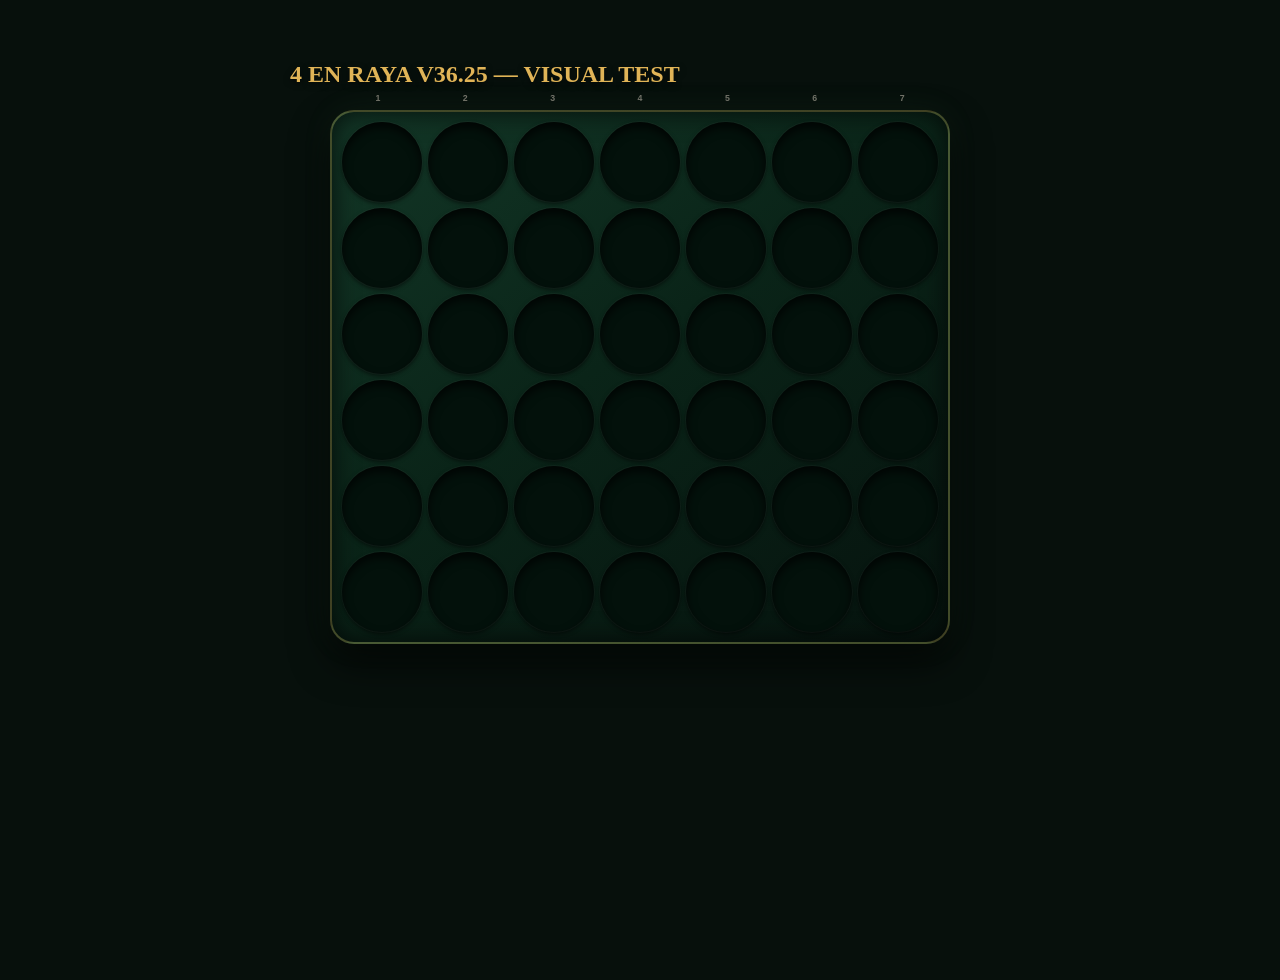
<file: _visual.html>
<!doctype html><html><head><meta charset="utf-8"><link rel="stylesheet" href="css/style.css?v=36.25"><style>body{margin:40px;background:#07100c;color:white;font-family:Arial}.demo{max-width:700px;margin:auto}.c4-board-wrap{max-width:620px;margin:auto}.c4-column-labels{display:grid;grid-template-columns:repeat(7,1fr);gap:.32rem;padding:0 .42rem .3rem;color:#77766d;text-align:center}.c4-board{display:grid}.c4-cell.red .c4-token{} </style></head><body><div class="demo"><h2>4 EN RAYA V36.25 — VISUAL TEST</h2><div class="c4-board-wrap"><div class="c4-column-labels"><span>1</span><span>2</span><span>3</span><span>4</span><span>5</span><span>6</span><span>7</span></div><div id="c4-board" class="c4-board">
<script>const vals=[0,0,0,0,0,0,0,0,0,1,0,2,0,0,0,0,2,1,2,1,0,0,1,2,1,2,0,2,1,1,2,1,0,2,0,0,2,1,1,2,1,2];for(let i=vals.length;i<42;i++)vals.push(0);document.write(vals.map(v=>`<button class="c4-cell ${v===1?'red':v===2?'blue':''}" type="button"><span class="c4-token"></span></button>`).join(''))</script>
</div></div></div></body></html>
</file>
<file: css/style.css>
:root{--felt:#0e5a3f;--deep:#06231a;--brass:#e0b457;--ivory:#f7efdb;--red:#c42b3f;--ink:#10231c}
*{box-sizing:border-box;margin:0}
body{min-height:100vh;background:radial-gradient(circle at 50% -10%,#14704f,var(--deep) 75%) fixed;color:var(--ivory);font:16px/1.5 system-ui,sans-serif;padding:1rem 1rem 7rem}
h1,h2{font-family:Palatino,Georgia,serif;color:var(--brass);text-shadow:0 2px 6px #000a}
button,input,canvas{font:inherit}
button{cursor:pointer;border:1px solid var(--brass);background:#0004;color:var(--brass);padding:.45rem 1rem;border-radius:999px;transition:.2s}
button:hover:not(:disabled){background:var(--brass);color:var(--ink);transform:translateY(-2px)}
button:disabled{opacity:.35;cursor:not-allowed}
button.on,button.main{background:linear-gradient(#f0cc78,#c8962f);color:var(--ink);font-weight:700;border-color:#fff3}
button.main:not(:disabled){animation:glow 1.8s infinite}
input{background:#0006;border:1px solid #e0b45766;color:inherit;padding:.5rem .8rem;border-radius:10px;width:100%}
:focus-visible{outline:2px solid var(--brass);outline-offset:2px}
.hidden{display:none!important}
.panel{position:relative;background:linear-gradient(#0a3d2cdd,#06281ddd);border:2px solid #e0b45755;border-radius:22px;padding:1.4rem;margin:1rem auto;max-width:900px;box-shadow:0 12px 40px #000a,inset 0 0 60px #0006}
.row{display:flex;flex-wrap:wrap;gap:.6rem;align-items:center;justify-content:center;margin:.8rem 0}
#login{max-width:360px;margin-top:12vh;text-align:center;display:grid;gap:.8rem;animation:rise .8s cubic-bezier(.2,.8,.2,1)}
#login h1{font-size:2.6rem}#msg{color:#ff8a8a;min-height:1.5em}
header{display:flex;flex-wrap:wrap;gap:1rem;align-items:center;justify-content:space-between;max-width:900px;margin:0 auto}
nav{display:flex;gap:.4rem;flex-wrap:wrap}
#me{display:flex;gap:.5rem;align-items:center}
#coins{font-size:1.5rem;color:var(--brass);display:inline-block}#coins.pop{animation:pop .5s}
.tab{animation:fade .35s}.tab h2{margin-bottom:.6rem}
/* dock de fichas */
#dock{position:fixed;left:50%;bottom:.8rem;transform:translateX(-50%);display:flex;flex-wrap:wrap;gap:.6rem;align-items:center;justify-content:center;background:#06231aee;border:2px solid var(--brass);border-radius:28px;padding:.5rem 1rem;box-shadow:0 8px 30px #000c;z-index:5;max-width:98vw;max-height:calc(100vh - 1rem);overflow:auto}
#chips{display:flex;flex-wrap:wrap;gap:.45rem;justify-content:center}#dockv{min-width:110px;font-size:.88rem;text-align:center;line-height:1.2}
#dclr{padding:.3rem .7rem}
#rrepeat{padding:.45rem .8rem;border-color:#e0b45788;background:linear-gradient(180deg,#221b0f,#0d0c09);color:#f0d98d;font-weight:800}
#rrepeat:not(:disabled):hover{background:linear-gradient(180deg,#f0cc78,#c8962f);color:var(--ink)}
.chip{width:46px;height:46px;border-radius:50%;padding:0;display:grid;place-items:center;font-weight:800;font-size:.95rem;color:#fff;background:radial-gradient(circle,var(--c) 52%,#fff 53% 57%,var(--c) 58%);border:3px dashed #fffd;box-shadow:0 4px 8px #000a}
.chip:hover:not(:disabled){background:radial-gradient(circle,var(--c) 52%,#fff 53% 57%,var(--c) 58%);color:#fff}
.chip.on{transform:translateY(-8px) scale(1.12);box-shadow:0 0 0 3px var(--brass),0 10px 14px #000a}
/* ruleta */
.rl{display:flex;flex-wrap:wrap;gap:1.5rem;align-items:center;justify-content:center}
#wheel{width:320px;max-width:100%;border-radius:50%;box-shadow:0 10px 30px #000c}
.side{text-align:center;display:grid;gap:.5rem;justify-items:center}
#rres{width:88px;height:88px;border-radius:50%;display:grid;place-items:center;font:700 2.4rem Georgia,serif;background:#222;border:4px solid var(--brass);transition:.3s}
#rres.pop{animation:pop .6s}
#rhist{display:flex;gap:4px;flex-wrap:wrap;justify-content:center;max-width:240px}
#rhist i{width:26px;height:26px;border-radius:50%;display:grid;place-items:center;font:700 .72rem system-ui;font-style:normal;border:1px solid #fff5}
#table{display:grid;grid-template-columns:54px repeat(12,1fr) 54px;gap:3px;min-width:680px;margin:1rem 0;padding:10px;background:#0b5a3c;border:6px solid #8a5a2b;border-radius:10px;box-shadow:inset 0 0 30px #0008}
.cell{position:relative;display:grid;place-items:center;min-height:46px;border:2px solid #f7efdb99;border-radius:4px;font:700 1.05rem Georgia,serif;color:#f5e27a;cursor:pointer;user-select:none;transition:.15s}
.cell:hover{filter:brightness(1.35);transform:scale(1.04);z-index:2}
.cell.r{background:var(--red)}.cell.b{background:#111}.cell.g{background:#14864f}.cell.o{background:#0b5a3c}
.cell.vert{font-size:.78rem}.cell.hit{animation:hit 1s 3;z-index:3}
.cell .st{position:absolute;right:2px;top:2px;min-width:26px;height:26px;border-radius:50%;background:radial-gradient(circle,#2a62d1 50%,#fff 52% 58%,#2a62d1 60%);border:2px dashed #fffd;font:700 .7rem system-ui;color:#fff;display:grid;place-items:center;animation:drop .3s;box-shadow:0 3px 5px #000a}
.diam{width:34px;height:16px;transform:skewX(0);clip-path:polygon(50% 0,100% 50%,50% 100%,0 50%)}
.red-diam{background:#c42b3f}.black-diam{background:#111}
/* cartas */
.hand{display:flex;flex-wrap:wrap;min-height:104px;justify-content:center;perspective:700px}
.hand.mid{min-height:140px}.hand.mini{min-height:44px}.hand.mini .card{width:30px;height:44px;font-size:.7rem;padding:2px;margin:2px}.hand.mini .card i{font-size:.9rem}
.card{box-sizing:border-box;overflow:hidden;isolation:isolate;position:relative;width:64px;height:92px;background:var(--ivory);color:#111;border-radius:8px;display:inline-block;padding:6px;font-weight:700;box-shadow:0 6px 14px #0008;margin:4px;animation:deal .5s cubic-bezier(.2,.8,.2,1) backwards;flex:0 0 auto}
.hand.mid .card{width:92px;height:132px;font-size:1.3rem}.hand.mid .card i{font-size:2.4rem}
.card i{font-size:1.6rem;font-style:normal}.card.red{color:var(--red)}
.card-corner{position:absolute;display:flex;flex-direction:column;align-items:flex-start;gap:1px;line-height:.86;z-index:2;white-space:nowrap;pointer-events:none}
.card-corner-top{top:7px;left:8px}
.card-corner-bottom{right:8px;bottom:7px;transform:rotate(180deg);transform-origin:center}
.card-corner b{font-size:.82em;line-height:.9}.card-corner i{font-size:.78em;line-height:.9}
.card-suit-center{position:absolute;left:50%;top:50%;transform:translate(-50%,-50%);font-size:2.35rem;line-height:1;z-index:1;filter:drop-shadow(0 3px 2px #0003);font-weight:800}
.card.back{background:repeating-linear-gradient(45deg,var(--red),var(--red) 6px,#6e1a27 6px,#6e1a27 12px);border:4px solid var(--ivory)}
.card.ghost{background:#0003;border:2px dashed #e0b45766;box-shadow:none;animation:float 3s ease-in-out infinite}
.card.flip{animation:flip .6s}
.deck{position:absolute;right:26px;top:70px;width:64px;height:92px;border-radius:8px;border:4px solid var(--ivory);background:repeating-linear-gradient(45deg,var(--red),var(--red) 6px,#6e1a27 6px,#6e1a27 12px);box-shadow:3px 3px 0 #0006,6px 6px 0 #0004,0 10px 20px #000a}
.tot{display:inline-block;min-width:2em;text-align:center;background:#0008;border:1px solid var(--brass);border-radius:999px;color:var(--brass)}
.banner{position:absolute;inset:0;display:grid;place-items:center;pointer-events:none;font:800 clamp(2rem,7vw,3.6rem) Georgia,serif;text-shadow:0 4px 20px #000;animation:ban 2.2s forwards;z-index:4;background:#0005;border-radius:22px}
.banner.win{color:#7be3a1}.banner.lose{color:#ff8a8a}.banner.tie{color:var(--ivory)}
.scroll{overflow-x:auto;max-height:70vh}
table{width:100%;border-collapse:collapse;font-size:.92rem}
th,td{padding:.4rem .6rem;text-align:left;border-bottom:1px solid #e0b45722}
.win{color:#7be3a1}.lose{color:#ff8a8a}
#toast{position:fixed;right:1rem;top:1rem;display:grid;gap:.5rem;z-index:9}
#toast div{background:linear-gradient(180deg,#18130d,#0a0d0b);border:1px solid #d9b85f66;padding:.62rem .9rem;border-radius:12px;animation:rise .35s;box-shadow:0 8px 20px #0009;max-width:280px;font-weight:800}.result-win{color:#baffc9!important;border-color:#7be3a188!important}.result-lose{color:#ffb1b1!important;border-color:#ff8a8a66!important}.result-tie{color:#fff0ca!important;border-color:#e0b45766!important}
@keyframes rise{from{opacity:0;transform:translateY(24px)}}
@keyframes fade{from{opacity:0}}
@keyframes pop{40%{transform:scale(1.5)}}
@keyframes deal{from{opacity:0;transform:translate(120px,-90px) rotate(-30deg)}}
@keyframes flip{from{transform:rotateY(90deg)}}
@keyframes float{50%{transform:translateY(-6px)}}
@keyframes glow{50%{box-shadow:0 0 18px 4px #e0b457aa}}
@keyframes hit{50%{box-shadow:0 0 0 4px #fff,0 0 24px 8px var(--brass);transform:scale(1.12)}}
@keyframes drop{from{transform:translateY(-30px) scale(1.5);opacity:0}}
@keyframes ban{0%{opacity:0;transform:scale(.4)}15%{opacity:1;transform:scale(1.1)}25%{transform:scale(1)}80%{opacity:1}100%{opacity:0}}
/* V33.2 — Las animaciones de los juegos son parte de la experiencia visual.
   No se desactivan globalmente por prefers-reduced-motion para mantener
   el mismo comportamiento visual en escritorio y móvil. */

/* ---------- Partes online ---------- */
.hint{opacity:.78;font-size:.9rem;margin:.2rem 0 .8rem}
#login small{opacity:.7}

/* Chat */
.chat-box{height:430px;max-height:60vh;overflow:auto;background:#0004;border:1px solid #e0b45733;border-radius:16px;padding:.8rem;display:flex;flex-direction:column;gap:.5rem}
.chat-message{display:grid;grid-template-columns:auto auto 1fr;gap:.45rem;align-items:baseline;padding:.5rem .6rem;background:#0003;border-radius:10px}
.chat-message b{color:var(--brass)}
.chat-message small{opacity:.55;font-size:.72rem}
.chat-message span{overflow-wrap:anywhere}
.chat-form{display:flex;gap:.6rem;margin-top:.7rem}
.chat-form input{flex:1}

/* ---------- Partes online ---------- */
.currency{color:var(--brass);font-weight:900;letter-spacing:.04em}
@media (max-width:720px){.chat-form{flex-direction:column}.chat-form button{width:100%}}

/* ---------- Paneles laterales: no alteran el ancho ni la posición del juego central ---------- */
.side-panel{
  position:fixed;
  top:7.2rem;
  z-index:4;
  width:min(260px, calc((100vw - 960px) / 2));
  max-height:calc(100vh - 8.4rem);
  overflow:hidden;
  padding:1rem;
  border:1px solid #e0b45755;
  border-radius:18px;
  background:linear-gradient(180deg,#082f22f2,#041d16f2);
  box-shadow:0 14px 40px #000b,inset 0 0 35px #0007;
  backdrop-filter:blur(12px);
}
.side-left{left:1rem}
.side-right{right:1rem}
.side-heading{position:relative;padding-bottom:.7rem;border-bottom:1px solid #e0b4572e}
.side-heading h2{font-size:1.45rem;margin:.12rem 0 .2rem}
.side-heading p{font-size:.78rem;opacity:.68;line-height:1.35}
.side-kicker{display:block;color:#e0b45799;font-size:.65rem;font-weight:800;letter-spacing:.16em}
.online-pill{display:inline-flex;align-items:center;gap:.35rem;margin-top:.35rem;padding:.25rem .55rem;border:1px solid #7be3a166;border-radius:999px;color:#7be3a1;background:#7be3a10d;font-size:.72rem;font-weight:800}
.online-pill::before{content:"";width:7px;height:7px;border-radius:50%;background:#7be3a1;box-shadow:0 0 8px #7be3a1}
.ranking-list{display:grid;gap:.5rem;margin-top:.8rem;overflow:auto;max-height:calc(100vh - 13.5rem);padding-right:.15rem}
.rank-item{display:grid;grid-template-columns:2rem 1fr auto;gap:.55rem;align-items:center;padding:.55rem .6rem;border:1px solid #e0b45725;border-radius:12px;background:#0003;min-width:0}
.rank-item.me{border-color:#e0b45766;background:linear-gradient(90deg,#e0b45712,#0003)}
.rank-pos{width:2rem;height:2rem;border-radius:9px;display:grid;place-items:center;background:#0005;border:1px solid #e0b45735;font:800 .82rem Georgia,serif;color:#e0b457}
.rank-item:nth-child(1) .rank-pos{background:#e0b457;color:#10231c;border-color:#fff5}
.rank-item:nth-child(2) .rank-pos{background:#c7c7c7;color:#10231c;border-color:#fff5}
.rank-item:nth-child(3) .rank-pos{background:#b87a4a;color:#fff;border-color:#fff5}
.rank-name{min-width:0;display:flex;align-items:center;gap:.35rem}
.rank-name b{overflow:hidden;text-overflow:ellipsis;white-space:nowrap}
.rank-coin{white-space:nowrap;color:#e0b457;font-weight:800;font-size:.82rem}
.rank-online{width:7px;height:7px;border-radius:50%;background:#7be3a1;box-shadow:0 0 7px #7be3a1;flex:none}
.side-empty{padding:.85rem .6rem;text-align:center;opacity:.55;font-size:.82rem}
.online-bets{display:grid;gap:.5rem;margin-top:.8rem;overflow:auto;max-height:calc(100vh - 13.5rem);padding-right:.15rem}
.bet-live{padding:.6rem .65rem;border:1px solid #e0b45725;border-radius:12px;background:#0003}
.bet-top{display:flex;align-items:center;justify-content:space-between;gap:.5rem;font-size:.78rem}
.bet-player{display:flex;align-items:center;gap:.35rem;min-width:0}
.bet-player b{overflow:hidden;text-overflow:ellipsis;white-space:nowrap}
.bet-time{opacity:.45;font-size:.67rem;white-space:nowrap}
.bet-game{display:flex;align-items:center;justify-content:space-between;gap:.5rem;margin-top:.28rem;font-size:.75rem}
.bet-game span:first-child{opacity:.78;overflow:hidden;text-overflow:ellipsis;white-space:nowrap}
.bet-delta{font-weight:900;white-space:nowrap}
.bet-delta.win{color:#7be3a1}.bet-delta.lose{color:#ff8a8a}.bet-delta.tie{color:#f7efdb}
.bet-detail{margin-top:.28rem;font-size:.68rem;opacity:.52;line-height:1.25;overflow-wrap:anywhere}
.live-dot{display:inline-block;width:6px;height:6px;margin-right:.35rem;border-radius:50%;background:#7be3a1;box-shadow:0 0 8px #7be3a1;vertical-align:middle}
.side-foot{margin-top:.7rem;padding-top:.55rem;border-top:1px solid #e0b45722;text-align:center;font-size:.66rem;opacity:.45}


/* ---------- Chat compacto bajo el Top 5 ---------- */
.side-chat-section{margin-top:.9rem;padding-top:.8rem;border-top:1px solid #e0b4572e}
.side-chat-heading{display:flex;align-items:baseline;justify-content:space-between;gap:.5rem}
.side-chat-heading h3{font-size:1.05rem;margin:.1rem 0 0}
.side-chat-box{height:185px;max-height:185px;margin-top:.65rem;padding:.5rem;gap:.4rem}
.side-chat-box .chat-message{grid-template-columns:auto auto;gap:.2rem .4rem;padding:.42rem .48rem}
.side-chat-box .chat-message span{grid-column:1/-1;font-size:.76rem;line-height:1.25}
.side-chat-box .chat-message b{font-size:.76rem}
.side-chat-box .chat-message small{font-size:.62rem}
.side-chat-form{margin-top:.5rem;gap:.45rem}
.side-chat-form input{min-width:0;font-size:.78rem;padding:.55rem .6rem}
.side-chat-form button{padding:.55rem .7rem;font-size:.75rem;white-space:nowrap}
.side-left{overflow-y:auto;scrollbar-width:thin}
.side-left .ranking-list{max-height:none}

@media (max-width:1379px){
  .side-panel{display:none}
}

/* ============================================================
   TRAGAPERRAS 3x3
   Todo queda dentro del panel central existente; no modifica
   la posición ni el ancho del resto de juegos.
   ============================================================ */
.slot-header{display:flex;align-items:flex-start;justify-content:space-between;gap:1rem;margin-bottom:.8rem}
.slot-kicker{display:inline-block;color:var(--brass);font-size:.66rem;font-weight:900;letter-spacing:.2em;text-shadow:0 0 14px #e0b45755}
.slot-header h2{margin:.1rem 0 .15rem}
.slot-machine-badge{padding:.55rem .7rem;border:1px solid #e0b45766;border-radius:12px;background:#0006;color:var(--brass);font-size:.65rem;font-weight:900;text-align:center;line-height:1.15;box-shadow:inset 0 0 16px #0008}
.slot-machine-badge b{display:block;font-size:1.45rem;color:#ffec8b;letter-spacing:.08em}
.slot-machine{position:relative;max-width:700px;margin:.8rem auto 1rem;padding:1rem 1rem 1.2rem;border:3px solid #7d5124;border-radius:28px;background:linear-gradient(145deg,#4c2a13,#24160c 38%,#402312 72%,#1b1008);box-shadow:0 22px 45px #000b,inset 0 0 35px #000b,0 0 0 2px #e0b45722;overflow:hidden}
.slot-machine::before{content:"";position:absolute;inset:0;background:radial-gradient(circle at 50% -20%,#ffe9a833,#0000 42%);pointer-events:none}
.slot-machine.spinning{box-shadow:0 22px 45px #000b,inset 0 0 35px #000b,0 0 28px #e0b45744}
.slot-machine.celebrate{animation:slotCelebrate .32s ease-in-out 3}
.slot-marquee{position:relative;display:flex;justify-content:center;align-items:center;gap:.75rem;margin:0 auto .8rem;width:min(520px,94%);padding:.5rem .8rem;border-radius:16px;border:2px solid #d6a73e;background:linear-gradient(180deg,#9d641b,#5b330f);box-shadow:inset 0 0 18px #0008,0 0 18px #e0b45722;letter-spacing:.16em;font:900 clamp(.72rem,2vw,1rem) Georgia,serif;color:#fff0a9;text-shadow:0 2px 8px #000}
.slot-marquee b{font-size:clamp(1.15rem,3vw,1.7rem);color:#fff4b2;letter-spacing:.08em;filter:drop-shadow(0 0 7px #ffe36a55)}
.slot-window{position:relative;width:min(560px,100%);margin:auto;padding:.75rem;border:10px solid #2d1709;border-radius:20px;background:linear-gradient(#111,#080808);box-shadow:inset 0 0 25px #000,inset 0 5px 0 #ffffff12,0 6px 16px #000b;overflow:hidden}
.slot-window::after{content:"";position:absolute;inset:0;background:linear-gradient(90deg,#fff0 0,#fff0 46%,#fff3 50%,#fff0 54%,#fff0 100%);pointer-events:none;mix-blend-mode:screen;opacity:.35}
.slot-grid{position:relative;display:grid;grid-template-columns:repeat(3,1fr);gap:5px;background:#0c0c0c;padding:5px;border-radius:10px;overflow:hidden}
.slot-cell{position:relative;display:grid;place-items:center;min-height:clamp(82px,15vw,112px);border-radius:10px;background:radial-gradient(circle at 50% 35%,#fff,#eee 42%,#c3c3c3);border:2px solid #252525;box-shadow:inset 0 0 16px #0004,0 4px 9px #0008;overflow:hidden;transform:translateZ(0)}
.slot-cell::before{content:"";position:absolute;inset:7px;border-radius:7px;border:1px solid #0002;pointer-events:none}
.slot-symbol{position:relative;z-index:1;font-size:clamp(2.8rem,7vw,4.6rem);line-height:1;filter:drop-shadow(0 5px 4px #0004);user-select:none}
.symbol-bar .slot-symbol{font:900 clamp(1.8rem,4.8vw,3rem)/1 Impact,Arial Black,sans-serif;letter-spacing:.06em;color:#c01825;text-shadow:0 2px 0 #fff,0 4px 10px #0006}
.symbol-seven .slot-symbol{font:900 clamp(3rem,8vw,5.3rem)/1 Georgia,serif;color:#c01825;text-shadow:0 3px 0 #fff,0 0 14px #f2bd36aa}
.slot-cell.symbol-pop{animation:slotSymbolPop .35s cubic-bezier(.2,1.35,.25,1)}
.slot-cell.reel-stop{animation:slotReelStop .25s cubic-bezier(.2,.9,.3,1)}
.payline-line{position:absolute;left:.6rem;right:.6rem;height:4px;border-radius:999px;background:#f2ce63;opacity:.16;z-index:3;pointer-events:none;box-shadow:0 0 8px #f2ce63;transition:opacity .18s ease,box-shadow .18s ease}
.payline-line.line-top{top:16.66%}
.payline-line.line-mid{top:50%;transform:translateY(-50%)}
.payline-line.line-bottom{top:83.33%;transform:translateY(-100%)}
.payline-line.active{opacity:.22}
.payline-line.inactive{opacity:.045;box-shadow:none}
.payline-line.winner{opacity:.98;animation:paylinePulse .65s ease-in-out infinite}

.slot-bulbs{display:grid;grid-template-columns:repeat(12,1fr);gap:.35rem;margin:.65rem .35rem .9rem}
.slot-bulbs i{width:8px;height:8px;border-radius:50%;justify-self:center;background:#f2c34f;box-shadow:0 0 9px #f2c34f66;animation:slotBulb 1.35s ease-in-out infinite}
.slot-bulbs i:nth-child(2n){animation-delay:.12s}.slot-bulbs i:nth-child(3n){animation-delay:.3s}.slot-bulbs i:nth-child(5n){animation-delay:.52s}
.slot-console{display:grid;grid-template-columns:1fr auto;align-items:center;gap:1rem;padding:0 .3rem}
.slot-bet-box{padding:.65rem .7rem;border-radius:15px;border:1px solid #e0b45733;background:#0005;box-shadow:inset 0 0 20px #0008}
.slot-label{display:block;text-align:center;font-size:.65rem;font-weight:900;letter-spacing:.16em;opacity:.6;margin-bottom:.28rem}
.slot-bet-controls{display:flex;align-items:center;justify-content:center;gap:.65rem}
.slot-bet-controls strong{min-width:94px;text-align:center;font:900 1.22rem Georgia,serif;color:#fff0a0;text-shadow:0 0 9px #e0b45755}
.slot-mini{width:36px;height:36px;border-radius:50%;padding:0;font-size:1.3rem;line-height:1;background:#1a241f;border-color:#d2a54466}
.slot-quick-bets{display:flex;justify-content:center;gap:.35rem;flex-wrap:wrap;margin-top:.5rem}
.slot-quick-bets button{min-width:34px;padding:.3rem .45rem;font-size:.72rem;border-radius:999px;border:1px solid #e0b45733;background:#0007;color:#e9dfc7}
.slot-quick-bets button.active{background:var(--brass);border-color:#ffe79a;color:#1d261f;font-weight:900;box-shadow:0 0 12px #e0b45744}
.slot-spin{position:relative;min-width:130px;min-height:82px;border-radius:18px;padding:.7rem 1.15rem;background:linear-gradient(180deg,#d3aa44,#795416);border:3px solid #f0d27a;color:#1d1a10;box-shadow:inset 0 3px 0 #fff7,0 7px 15px #0009,0 0 18px #e0b45722;transform:translateY(0);overflow:hidden}
.slot-spin::after{content:"";position:absolute;inset:-60% -20%;background:linear-gradient(115deg,#fff0 35%,#fff9 47%,#fff0 58%);transform:translateX(-60%);animation:slotButtonSheen 2.8s linear infinite;pointer-events:none}
.slot-spin:hover:not(:disabled){transform:translateY(-2px) scale(1.02);box-shadow:inset 0 3px 0 #fff7,0 10px 18px #000a,0 0 24px #e0b45744}
.slot-spin:active:not(:disabled){transform:translateY(3px) scale(.98)}
.slot-spin span{display:block;position:relative;z-index:1;font:900 1.5rem Georgia,serif;letter-spacing:.08em}
.slot-spin small{position:relative;z-index:1;font-size:.61rem;letter-spacing:.28em;font-weight:900;opacity:.55}
.slot-result{margin:.8rem auto 0;width:min(270px,90%);padding:.55rem .8rem;text-align:center;border-radius:999px;background:#0008;border:1px solid #e0b45733;color:#f7efdb;font:900 1.05rem Georgia,serif;letter-spacing:.06em;transition:.2s}
.slot-result.spinning-result{animation:slotResultPulse .38s ease-in-out infinite;color:#ffe88a}
.slot-result.won{background:#2a4d35;border-color:#8ee5a9;color:#baffc9;box-shadow:0 0 20px #7be3a144;animation:slotResultWin .55s cubic-bezier(.2,1.3,.2,1)}
.slot-result.lost{color:#ffb2b2;border-color:#ff8a8a33}
.slot-paytable{display:grid;grid-template-columns:repeat(4,1fr);gap:.45rem;max-width:700px;margin:.9rem auto 0}
.slot-paytable>div{display:flex;justify-content:space-between;align-items:center;gap:.45rem;padding:.45rem .55rem;border-radius:10px;background:#0004;border:1px solid #e0b45725;font-size:.75rem}
.slot-paytable b{font-family:Georgia,serif;color:#f3e4b9}.slot-paytable span{color:var(--brass);font-weight:900}
.slot-status{text-align:center;min-height:1.5em;margin:.7rem auto 0;opacity:.78;font-size:.83rem}
.slot-status.win{color:#9bf0b5;opacity:1}.slot-status.lose{color:#ffaaaa;opacity:1}.slot-status.working{color:#ffe48a;opacity:1}
@keyframes slotSymbolPop{0%{transform:scale(.45) rotate(-5deg);opacity:.2}70%{transform:scale(1.12) rotate(2deg);opacity:1}100%{transform:scale(1) rotate(0)}}
@keyframes slotReelStop{0%{transform:translateY(-12px);filter:blur(2px)}70%{transform:translateY(4px)}100%{transform:translateY(0);filter:blur(0)}}
@keyframes paylinePulse{50%{opacity:1;box-shadow:0 0 18px 5px #ffe58a}}
@keyframes slotBulb{0%,100%{opacity:.35;transform:scale(.85)}50%{opacity:1;transform:scale(1.2);box-shadow:0 0 14px 3px #f2c34f88}}
@keyframes slotButtonSheen{0%{transform:translateX(-70%)}45%,100%{transform:translateX(70%)}}
@keyframes slotResultPulse{50%{transform:scale(1.04)}}
@keyframes slotResultWin{0%{transform:scale(.7);opacity:.4}65%{transform:scale(1.12)}100%{transform:scale(1);opacity:1}}
@keyframes slotCelebrate{0%,100%{transform:translateX(0)}25%{transform:translateX(-3px) rotate(-.4deg)}75%{transform:translateX(3px) rotate(.4deg)}}
@media (max-width:760px){
  .slot-header{flex-direction:column}.slot-machine-badge{align-self:flex-end}
  .slot-console{grid-template-columns:1fr}.slot-spin{width:100%}
  .slot-paytable{grid-template-columns:repeat(2,1fr)}
}

#dock.slot-hidden{display:none}

.slot-result.draw{color:#f7efdb;border-color:#e0b45755;background:#0004}


/* ============================================================
   BLACKJACK + RIDE THE BUS — CARD ROOM UPGRADE
   Los cambios están contenidos dentro de sus paneles centrales.
   ============================================================ */
.game-hero{display:flex;align-items:flex-start;justify-content:space-between;gap:1rem;margin-bottom:.75rem}
.game-kicker{display:inline-block;color:var(--brass);font-size:.66rem;font-weight:900;letter-spacing:.2em;text-shadow:0 0 14px #e0b45755}
.game-hero h2{margin:.12rem 0 .08rem}
.game-rule-badge{min-width:76px;padding:.5rem .65rem;border:1px solid #e0b45766;border-radius:14px;background:#0007;box-shadow:inset 0 0 18px #0008,0 8px 18px #0005;text-align:center}
.game-rule-badge b{display:block;font:900 1.35rem Georgia,serif;color:#fff0a0}.game-rule-badge span{display:block;font-size:.58rem;letter-spacing:.1em;opacity:.58;font-weight:900}
.bj-table,.bus-table{position:relative;min-height:500px;padding:1rem;background:radial-gradient(circle at 50% 45%,#1a5c42 0,#104534 43%,#09291f 88%);overflow:hidden}.bus-deck-stack{top:28px;left:26px;right:auto}.bus-lights{position:absolute;right:22px;top:26px;display:flex;gap:.4rem;z-index:2}.bus-lights i{width:8px;height:8px;border-radius:50%;background:#f1ce63;box-shadow:0 0 12px #f1ce6377;animation:busLight 1.15s ease-in-out infinite}.bus-lights i:nth-child(2){animation-delay:.12s}.bus-lights i:nth-child(3){animation-delay:.24s}.bus-lights i:nth-child(4){animation-delay:.36s}.bus-route{position:relative;z-index:2;display:flex;align-items:center;justify-content:center;gap:.35rem;margin:0 auto .7rem;max-width:920px}.bus-stop{min-width:100px;padding:.42rem .35rem;border:1px solid #e0c36c33;border-radius:13px;background:#0007;text-align:center;opacity:.72;transition:.25s}.bus-stop b{display:block;font-size:1rem;color:#f6e3a4}.bus-stop span,.bus-stop small{display:block}.bus-stop span{margin-top:.12rem;font-size:.55rem;font-weight:900;letter-spacing:.08em}.bus-stop small{margin-top:.12rem;color:#d6bc72;font-size:.58rem;font-weight:800}.bus-stop.current{opacity:1;transform:translateY(-5px);background:linear-gradient(#e7bd55,#9f7021);box-shadow:0 10px 22px #0009,0 0 18px #e0b45744;color:#1b231d}.bus-stop.current b,.bus-stop.current small{color:#1b231d}.bus-stop.done{opacity:1;border-color:#7be3a177;background:#163e2e}.bus-stop.done b{color:#baffca}.bus-line{height:2px;flex:1;min-width:18px;background:linear-gradient(90deg,#e0b45755,#e0b45722)}.bus-cards-area{position:relative;z-index:2;display:grid;justify-items:center;gap:.38rem;padding:.45rem 1rem .65rem}.bus-card-caption{font-size:.6rem;font-weight:900;letter-spacing:.2em;opacity:.55}.bus-current-hand{min-height:184px}.bus-current-hand .card{width:116px;height:164px;border-radius:17px;padding:0;background:linear-gradient(145deg,#fffef7,#e9dfc3);box-shadow:0 18px 30px #000b,0 0 0 1px #0002}.bus-current-hand .card .card-corner{font-size:1rem}.bus-current-hand .card .card-corner-top{top:10px;left:10px}.bus-current-hand .card .card-corner-bottom{right:10px;bottom:10px}.bus-current-hand .card .card-suit-center{font-size:4.2rem}.bus-current-hand .card.ghost{opacity:.16;width:90px;height:128px}.bus-card-enter{animation:busCardIn .7s cubic-bezier(.16,.9,.25,1),busCardGlow .9s ease-out}.bus-dealing{min-height:184px}.bus-flying-back{animation:busBackFly .3s cubic-bezier(.16,.9,.25,1)}.bus-pot{padding:.58rem 1rem;border-radius:999px;border:1px solid #f0d67b33;background:#0007;box-shadow:inset 0 0 18px #0008;color:#fff0a4;font:900 1rem Georgia,serif;min-width:280px;text-align:center}.bus-pot b{color:#fff}.bus-range{display:flex;align-items:center;gap:.55rem;padding:.48rem .7rem;border-radius:13px;background:#0007;border:1px solid #d8b45733;color:#e9dfbf;font-size:.67rem}.bus-range strong{color:#fff1aa}.bus-history-wrap{position:relative;z-index:2;margin:.15rem .2rem .55rem;padding:.55rem .6rem .45rem;border-radius:14px;background:#0004;border:1px solid #e0b45720}.bus-history-title{display:flex;justify-content:space-between;align-items:center;font-size:.57rem;letter-spacing:.12em;opacity:.48;margin:0 .15rem .3rem}.bus-history-title b{color:#f5dfa4}.bus-trail{min-height:62px;justify-content:center}.bus-trail .card{width:40px;height:58px;margin:2px;padding:4px;border-radius:7px;font-size:.65rem;animation:trailPop .3s ease-out backwards}.bus-trail .card strong{font-size:1.25rem}.bus-trail .card-corner{font-size:.5rem}.bus-trail .card-corner i{font-size:.53rem}.bus-feedback{position:relative;z-index:2;text-align:center;margin:.65rem auto 0;width:max-content;max-width:90%;padding:.45rem .85rem;border-radius:999px;background:#0006;border:1px solid #ffffff12;font-size:.76rem;color:#efe4ca}.bus-feedback.idle{color:#ddd2b8}.bus-feedback.ready{color:#fff0a2;border-color:#e0b45755}.bus-feedback.working{color:#8ed0ff}.bus-feedback.win{color:#baffca;background:#153f2aaa;border-color:#7be3a177}.bus-feedback.lose{color:#ffb0b0;background:#421b25aa;border-color:#ff8a8a55}.bus-feedback.flash{animation:feedbackFlash .45s ease-out}.bus-choices{margin-top:.7rem;justify-content:center}.bus-choice{min-width:145px}.bus-controls{margin-top:.55rem}.bus-controls button{min-width:145px}.bus-tip{text-align:center}.bus-badge{min-width:120px}.bus-hero{align-items:center}
@keyframes busCardIn{0%{opacity:0;transform:translate(110px,-95px) rotate(16deg) scale(.68)}55%{opacity:1;transform:translate(-5px,2px) rotate(-2deg) scale(1.03)}100%{transform:none}}
@keyframes busCardGlow{50%{box-shadow:0 0 0 7px #fff2,0 0 34px 8px #6ee7b755,0 18px 28px #000b,0 0 0 1px #0002}}
@keyframes busLight{50%{opacity:.35;transform:scale(.75)}}
@keyframes busBackFly{from{opacity:0;transform:translate(80px,-80px) rotate(20deg) scale(.78)}to{opacity:1;transform:none}}
@keyframes deckBreath{50%{transform:translate(10px,8px) rotate(-2deg) translateY(-3px)}}
@keyframes deckDealFlash{0%{filter:brightness(1)}40%{filter:brightness(2);transform:translate(10px,10px) rotate(-2deg) scale(1.06)}100%{filter:brightness(1)}}
@keyframes dealFromDeck{0%{opacity:0;transform:translate(125px,-115px) rotate(28deg) scale(.72)}65%{opacity:1;transform:translate(-6px,3px) rotate(-2deg) scale(1.03)}100%{transform:translate(0) rotate(0) scale(1)}}
@keyframes resultPulse{0%{transform:scale(.94);box-shadow:0 0 0 #0000}45%{transform:scale(1.04);box-shadow:0 0 24px #7be3a155}100%{transform:scale(1)}}
@keyframes trailPop{from{opacity:0;transform:translateY(-8px) scale(.7)}}
@keyframes dealerFlip{0%{transform:rotateY(90deg);opacity:.3}100%{transform:rotateY(0);opacity:1}}
@keyframes deckShuffle{0%{transform:translate(0,0) rotate(3deg)}50%{transform:translate(7px,-4px) rotate(-4deg)}100%{transform:translate(0,0) rotate(3deg)}}
@keyframes feedbackFlash{50%{transform:scale(1.045);box-shadow:0 0 22px #e0b45722}}
@media (max-width:620px){.game-hero{align-items:center}.game-rule-badge{min-width:64px}.bj-deck-stack,.bus-deck-stack{display:none}.bj-hand .card{width:66px;height:94px}.bj-hand .card strong{font-size:2.1rem}.bj-table{padding:.7rem}.bj-controls button,.bus-controls button{min-width:100px}}

/* V12 visual safety: card typography stays inside the card at every size. */
.hand.mini .card{position:relative;overflow:hidden;box-sizing:border-box;padding:0}
.hand.mini .card .card-corner{font-size:.48rem;line-height:.78}
.hand.mini .card .card-corner-top{top:4px;left:4px}
.hand.mini .card .card-corner-bottom{right:4px;bottom:4px}
.hand.mini .card .card-suit-center{font-size:1.2rem}
@media (max-width:620px){.bj-hand .card{width:66px;height:94px}.bj-hand .card .card-corner{font-size:.86rem}.bj-hand .card .card-corner-top{top:6px;left:7px}.bj-hand .card .card-corner-bottom{right:7px;bottom:6px}.bj-hand .card .card-suit-center{font-size:2.1rem}.bus-current-hand .card{width:104px;height:148px}.bus-current-hand .card .card-corner{font-size:.9rem}.bus-current-hand .card .card-suit-center{font-size:3.7rem}}


/* V13 — acciones de Blackjack y apuesta visible, sin alterar el layout central existente. */
.bj-bet-banner{position:relative;z-index:2;display:grid;grid-template-columns:auto auto 1fr;align-items:center;gap:.65rem;width:min(620px,92%);margin:.85rem auto .25rem;padding:.6rem .85rem;border:1px solid #e0b45755;border-radius:16px;background:linear-gradient(180deg,#1b1610cc,#070a08dd);box-shadow:inset 0 0 22px #0008,0 8px 18px #0006}
.bj-bet-banner span{font-size:.62rem;letter-spacing:.16em;font-weight:900;color:#dbc98e;opacity:.8}.bj-bet-banner strong{font:900 1.35rem Georgia,serif;color:#fff0a4;text-shadow:0 0 14px #e0b45744}.bj-bet-banner small{justify-self:end;font-size:.65rem;color:#bcb39e;opacity:.65}
.bj-controls{position:relative;z-index:2}.bj-controls button{transition:transform .16s,box-shadow .16s,filter .16s}.bj-controls button:not(:disabled):hover{transform:translateY(-2px)}.bj-controls button:disabled{opacity:.34;filter:saturate(.25);cursor:not-allowed}
.bj-split-wrap{width:100%;display:flex;justify-content:center;align-items:flex-start;gap:1.1rem;padding:.25rem .2rem}.bj-split-hand{flex:1;max-width:46%;padding:.45rem .35rem .65rem;border:1px solid #e0b45720;border-radius:16px;background:#0003;transition:.25s}.bj-split-hand.active{border-color:#e0b45788;background:#e0b4570c;box-shadow:0 0 24px #e0b4571f,inset 0 0 22px #0005;transform:translateY(-2px)}
.bj-split-title{display:flex;justify-content:center;gap:.45rem;align-items:center;margin-bottom:.15rem;font-size:.58rem;letter-spacing:.16em;font-weight:900;color:#e9d9a5}.bj-split-title b{padding:.12rem .42rem;border-radius:999px;background:#0007;color:#fff5bb;font-size:.72rem;letter-spacing:.02em}.bj-inner-hand{min-height:112px}.bj-split-hand .card{width:66px;height:95px;margin:3px}.bj-split-hand .card .card-corner{font-size:.82rem}.bj-split-hand .card .card-suit-center{font-size:2.25rem}
.bj-card-emphasis{animation:bjNewCardPop .6s cubic-bezier(.16,.9,.25,1)}
@keyframes bjNewCardPop{0%{transform:translateY(-14px) scale(.8);opacity:.35;box-shadow:0 0 0 #0000}55%{transform:translateY(3px) scale(1.06);opacity:1;box-shadow:0 0 24px #fff3}100%{transform:none;opacity:1}}
@media (max-width:700px){.bj-bet-banner{grid-template-columns:1fr auto}.bj-bet-banner small{grid-column:1/-1;justify-self:start}.bj-split-wrap{gap:.45rem}.bj-split-hand .card{width:58px;height:84px}.bj-split-hand .card .card-suit-center{font-size:1.9rem}}




/* ============================================================
   PERFILES / AVATARES / NIVELES
   ============================================================ */
.profile-mini{display:flex;align-items:center;gap:.45rem;padding:.2rem .45rem .2rem .25rem;border:1px solid transparent;background:transparent;color:inherit;border-radius:999px;box-shadow:none;transform:none}
.profile-mini:hover:not(:disabled){background:#0003;border-color:#e0b45733;color:inherit;transform:none}
.profile-mini-avatar{width:34px;height:34px;border-radius:50%;object-fit:cover;flex:none;border:2px solid #e0b45788;box-shadow:0 3px 10px #0008}
.profile-mini-copy{display:flex;flex-direction:column;align-items:flex-start;line-height:1.05;gap:.12rem}
.profile-mini-copy #who{font-weight:900;color:var(--ivory);max-width:110px;overflow:hidden;text-overflow:ellipsis;white-space:nowrap}
#profile-level-mini{font-size:.5rem;letter-spacing:.13em;color:#d8c48f;font-weight:900}
.ui-avatar{display:block;object-fit:cover}
.profile-link{display:inline-flex;align-items:center;width:auto;margin:0;padding:0;border:0;border-radius:5px;background:transparent;color:inherit;font:inherit;font-weight:inherit;line-height:inherit;box-shadow:none;transform:none;text-align:left}
.profile-link:hover:not(:disabled){background:transparent;color:#fff0a6;text-decoration:underline;transform:none}
.profile-open{overflow:hidden}

.profile-modal{position:fixed;inset:0;z-index:20;display:grid;place-items:center;padding:1rem}
.profile-modal-backdrop{position:absolute;inset:0;background:#000b;backdrop-filter:blur(8px)}
.profile-modal-card{position:relative;z-index:1;width:min(620px,calc(100vw - 2rem));max-height:min(90vh,800px);overflow:auto;border:2px solid #e0b45766;border-radius:26px;background:linear-gradient(180deg,#0c3c2bfa,#061e16fa 60%,#04150ffa);box-shadow:0 25px 90px #000e,inset 0 0 60px #0007;padding:1.15rem}
.profile-modal-close{position:absolute;right:.8rem;top:.65rem;width:34px;height:34px;padding:0;display:grid;place-items:center;border-radius:50%;font-size:1.5rem;line-height:1;z-index:3}
.profile-loading{min-height:240px;display:grid;place-items:center;color:#d9cfba}
.profile-hero{display:flex;align-items:center;gap:1rem;padding:.2rem 2rem .9rem .15rem}
.profile-hero-avatar-wrap{position:relative;flex:none}
.profile-hero-avatar{width:100px;height:100px;border-radius:26px;border:2px solid #e0b45799;box-shadow:0 12px 28px #000b,0 0 30px #e0b45714}
.profile-level-orb{position:absolute;right:-8px;bottom:-8px;min-width:34px;height:34px;padding:0 .35rem;border-radius:50%;display:grid;place-items:center;background:linear-gradient(#f4d789,#bc8e2a);border:2px solid #fff4;color:#1c211a;font:900 .78rem Georgia,serif;box-shadow:0 5px 14px #0009}
.profile-kicker,.profile-section-title>div>span{display:block;font-size:.55rem;letter-spacing:.18em;color:#d8bd73;font-weight:900}
.profile-hero-main h2{margin:.1rem 0 .45rem;font-size:2rem}
.profile-badges{display:flex;flex-wrap:wrap;gap:.4rem}
.profile-badges span{padding:.28rem .55rem;border-radius:999px;background:#0005;border:1px solid #e0b45733;color:#f1dda3;font-size:.62rem;font-weight:900}
.profile-xp-card{padding:.8rem .9rem;border:1px solid #e0b45733;border-radius:17px;background:#0004;box-shadow:inset 0 0 20px #0007}
.profile-xp-top{display:flex;justify-content:space-between;align-items:end;gap:.8rem}
.profile-xp-top>div{display:grid;gap:.12rem}.profile-xp-top span{font-size:.52rem;letter-spacing:.15em;color:#bdb192;font-weight:900}.profile-xp-top b{font:900 1.15rem Georgia,serif;color:#fff0a5}.profile-xp-top small{font-size:.65rem;color:#afa58f;text-align:right}
.profile-xp-bar{height:10px;margin:.55rem 0 .25rem;border-radius:999px;overflow:hidden;background:#0008;border:1px solid #ffffff0a}
.profile-xp-bar i{display:block;height:100%;border-radius:inherit;background:linear-gradient(90deg,#b58228,#f6da7d);box-shadow:0 0 15px #e0b45755;transition:width .6s cubic-bezier(.2,.8,.2,1)}
.profile-xp-range{display:flex;justify-content:space-between;color:#8f8878;font-size:.55rem}
.profile-stats-grid{display:grid;grid-template-columns:repeat(4,1fr);gap:.5rem;margin-top:.65rem}
.profile-stats-grid article{padding:.65rem .6rem;border:1px solid #ffffff10;border-radius:13px;background:#0004;text-align:center;display:grid;gap:.18rem}
.profile-stats-grid article span{font-size:.48rem;letter-spacing:.1em;color:#9b947f;font-weight:900}.profile-stats-grid article strong{font:900 .95rem Georgia,serif;color:#f3dda0}.profile-stat-wide{grid-column:1/-1}.profile-stats-grid .win{color:#9cf3b5}.profile-stats-grid .lose{color:#ffaaaa}
.profile-customize{margin-top:.7rem;padding:.85rem;border:1px solid #e0b45733;border-radius:17px;background:linear-gradient(180deg,#0b2c20,#061a12);box-shadow:inset 0 0 20px #0006}
.profile-section-title{display:flex;align-items:end;justify-content:space-between;gap:.8rem}.profile-section-title h3{margin:.08rem 0 0;font:900 1.15rem Georgia,serif;color:#f4dda3}.profile-save-state{font-size:.62rem;color:#9fe7b7;min-height:1em}
.avatar-grid{display:grid;grid-template-columns:repeat(6,1fr);gap:.5rem;margin:.8rem 0}
.avatar-choice{padding:.25rem;border-radius:15px;border:1px solid #e0b45722;background:#0004;box-shadow:none;transition:.18s}.avatar-choice:hover:not(:disabled){background:#fff1;border-color:#e0b45766;transform:translateY(-2px)}
.avatar-choice.selected{border-color:#f0ce76;box-shadow:0 0 0 2px #e0b45733,0 0 20px #e0b45718}.avatar-choice-img{width:100%;aspect-ratio:1;border-radius:11px;object-fit:cover}.profile-save-button{width:100%;margin-top:.15rem}

/* Avatares en chat/ranking/apuestas */
.side-avatar{width:28px;height:28px;border-radius:50%;object-fit:cover;border:1px solid #e0b45766;flex:none;box-shadow:0 3px 9px #0006}
.chat-avatar{grid-area:avatar;width:30px;height:30px;border-radius:50%;object-fit:cover;border:1px solid #e0b45766}
.chat-name{grid-area:name;font-size:.8rem;color:var(--brass);font-weight:900}
.chat-message{grid-template-columns:30px 1fr auto;grid-template-areas:"avatar name time" "message message message";align-items:center}
.chat-message small{grid-area:time;align-self:center}
.chat-message span{grid-area:message}
.rank-item{grid-template-columns:2rem 34px 1fr auto}
.bet-player .side-avatar{width:25px;height:25px}
.bet-player .profile-link{font-size:.76rem}


.xp-gain{color:#ffe8a0!important;border-color:#e0b45788!important}

@media (max-width:720px){
  .profile-hero{padding-right:1.5rem}.profile-hero-avatar{width:82px;height:82px}.profile-hero-main h2{font-size:1.65rem}
  .profile-stats-grid{grid-template-columns:repeat(2,1fr)}
  .avatar-grid{grid-template-columns:repeat(4,1fr)}
}
@media (max-width:520px){
  .profile-mini-copy{display:none}.profile-mini{padding-right:.15rem}
  .profile-mini-avatar{width:31px;height:31px}
  .chat-avatar{width:26px;height:26px}.chat-message{grid-template-columns:26px 1fr auto}
  .profile-modal-card{padding:.9rem}.profile-hero{gap:.7rem}.profile-hero-avatar{width:72px;height:72px}
}

/* Ajuste final del chat lateral con avatares */
.side-chat-box .chat-message{grid-template-columns:28px 1fr auto;grid-template-areas:"avatar name time" "message message message"}
.side-chat-box .chat-message .chat-avatar{grid-area:avatar}
.side-chat-box .chat-message .chat-name{grid-area:name}
.side-chat-box .chat-message small{grid-area:time}
.side-chat-box .chat-message>span:last-child{grid-area:message;grid-column:auto;font-size:.76rem;line-height:1.25}

/* ============================================================
   V25 — RULETA DE LA FORTUNA + NIVEL EN AVATARES
   ============================================================ */
.avatar-level-wrap{position:relative;display:inline-grid;place-items:center;flex:none;line-height:0}
.avatar-level-badge{position:absolute;right:-6px;bottom:-6px;min-width:19px;height:19px;padding:0 4px;border-radius:999px;display:grid;place-items:center;background:linear-gradient(145deg,#f8df86,#b47f1f);border:2px solid #071d14;color:#1a2018;font:900 .52rem/1 Georgia,serif;box-shadow:0 3px 9px #000b,0 0 10px #e0b45722;z-index:2}
.header-avatar-level-wrap{margin:0 2px 0 0}
.header-avatar-level-wrap .avatar-level-badge{right:-4px;bottom:-4px;min-width:17px;height:17px;font-size:.46rem}

.side-avatar-wrap{width:32px;height:32px}.side-avatar-wrap .side-avatar{width:28px;height:28px}
.bet-live .side-avatar-wrap{width:29px;height:29px}.bet-live .side-avatar-wrap .side-avatar{width:25px;height:25px}
.chat-avatar-wrap{width:30px;height:30px;grid-area:avatar}.chat-avatar-wrap .chat-avatar{width:30px;height:30px}.chat-avatar-wrap .avatar-level-badge{right:-4px;bottom:-4px;min-width:16px;height:16px;font-size:.43rem}

/* ---------- Ruleta de la Fortuna ---------- */
.fortune-hero{display:flex;align-items:flex-start;justify-content:space-between;gap:1rem;margin-bottom:1rem}
.fortune-hero h2{margin:.12rem 0 .08rem}
.fortune-cooldown-card{min-width:175px;padding:.68rem .8rem;border:1px solid #dcb95e55;border-radius:17px;background:linear-gradient(180deg,#071f17ee,#04130ef0);box-shadow:inset 0 0 22px #0008,0 10px 26px #0008;text-align:center}
.fortune-cooldown-card span{display:block;font-size:.52rem;letter-spacing:.15em;color:#aa9e82;font-weight:900}
.fortune-cooldown-card strong{display:block;margin:.1rem 0 .16rem;font:900 1.4rem Georgia,serif;color:#fff0a3;letter-spacing:.05em}
.fortune-cooldown-card small{display:block;color:#9d967f;font-size:.56rem;line-height:1.3}.fortune-cooldown-card.ready{border-color:#80d7a877;box-shadow:inset 0 0 22px #093d2b,0 0 26px #74d7a522}.fortune-cooldown-card.ready strong{color:#baffca}
.fortune-layout{display:grid;grid-template-columns:minmax(0,1.5fr) minmax(240px,.7fr);gap:1rem;max-width:930px;margin:0 auto}
.fortune-wheel-card{position:relative;display:grid;justify-items:center;padding:1rem 1rem .9rem;border:2px solid #d5a33d66;border-radius:26px;background:radial-gradient(circle at 50% 35%,#125b3f 0,#083b29 54%,#051d14 100%);box-shadow:inset 0 0 65px #0009,0 18px 40px #000a;overflow:hidden}
.fortune-wheel-card::before{content:"";position:absolute;inset:10px;border:1px solid #e9ce7d20;border-radius:20px;pointer-events:none}
.fortune-wheel-wrap{position:relative;width:min(100%,540px);aspect-ratio:1;display:grid;place-items:center;margin:.1rem auto .4rem}
.fortune-wheel-wrap.spinning .fortune-wheel-glow{animation:fortuneGlow .55s ease-in-out infinite alternate}
.fortune-wheel-wrap.slowdown .fortune-wheel-glow{animation:fortuneGlowSlow .28s ease-in-out infinite alternate}
.fortune-wheel-glow{position:absolute;inset:6%;border-radius:50%;background:radial-gradient(circle,#f5d97918 0,#6ed5a100 60%);filter:blur(8px);pointer-events:none}
#fortune-wheel{width:100%;height:auto;display:block;filter:drop-shadow(0 18px 26px #000a);transform-origin:center;will-change:transform}
.fortune-pointer{position:absolute;left:50%;top:-2px;z-index:5;width:54px;height:70px;transform:translateX(-50%);filter:drop-shadow(0 7px 8px #000b)}
.fortune-pointer::before{content:"";position:absolute;left:50%;top:0;transform:translateX(-50%);border-left:17px solid transparent;border-right:17px solid transparent;border-top:0;border-bottom:46px solid #f4d574}
.fortune-pointer::after{content:"";position:absolute;left:50%;top:2px;transform:translateX(-50%);border-left:12px solid transparent;border-right:12px solid transparent;border-bottom:39px solid #8c5c18}
.fortune-pointer span{position:absolute;left:50%;top:0;transform:translateX(-50%);width:11px;height:11px;border-radius:50%;background:#fff2a6;box-shadow:0 0 18px #f7d86eaa}
.fortune-wheel-center{position:absolute;z-index:4;width:92px;height:92px;border-radius:50%;display:grid;place-items:center;align-content:center;background:radial-gradient(circle at 35% 25%,#f4da7e,#ab741d 70%);border:5px solid #fff3b6;box-shadow:0 8px 18px #000b,0 0 30px #f0cb5b44,inset 0 -10px 16px #67421166;color:#201d13;text-align:center;pointer-events:none}
.fortune-wheel-center b{font:900 .62rem Georgia,serif;letter-spacing:.1em}.fortune-wheel-center span{font-size:1.1rem;margin-top:2px}
.fortune-result{width:min(92%,480px);min-height:78px;display:grid;align-content:center;justify-items:center;gap:.08rem;padding:.6rem .8rem;margin:.25rem auto .65rem;border:1px solid #ffffff12;border-radius:17px;background:#0005;box-shadow:inset 0 0 20px #0008;text-align:center;transition:.25s}
.fortune-result span{font-size:.52rem;letter-spacing:.16em;color:#aaa28f;font-weight:900}.fortune-result strong{font:900 1.35rem Georgia,serif;color:#f5dda0}.fortune-result small{font-size:.58rem;color:#948c7b}.fortune-result.win-cr{border-color:#7ed8ab55;background:#0a2e21aa}.fortune-result.win-cr strong{color:#aef1c5}.fortune-result.win-xp{border-color:#73b8e155;background:#0a2540aa}.fortune-result.win-xp strong{color:#a7d9ff}.fortune-result.jackpot{border-color:#f0cf685e;background:linear-gradient(180deg,#4d3510aa,#241609aa);box-shadow:0 0 28px #efc85622,inset 0 0 20px #0008}.fortune-result.jackpot strong{font-size:1.55rem;color:#fff0a0;animation:fortuneJackpot .6s ease-in-out infinite alternate}
.fortune-spin-button{min-width:min(92%,340px);min-height:48px;margin:.1rem auto 0;font-size:.76rem;letter-spacing:.08em;box-shadow:0 0 24px #e0b45712}.fortune-spin-button:disabled{opacity:.5;filter:saturate(.5);cursor:not-allowed}
.fortune-rewards-card{position:relative;padding:1rem;border:1px solid #d0ab4c3f;border-radius:22px;background:linear-gradient(180deg,#0c3124,#061a12);box-shadow:inset 0 0 30px #0007,0 15px 35px #0008;overflow:hidden}.fortune-rewards-card::before{content:"";position:absolute;inset:-25% -30%;background:radial-gradient(circle at 50% 10%,#eac86114,#0000 45%);pointer-events:none}
.fortune-rewards-heading{position:relative}.fortune-rewards-heading>span{font-size:.52rem;letter-spacing:.17em;color:#d8bd73;font-weight:900}.fortune-rewards-heading h3{margin:.1rem 0 .8rem;font:900 1.25rem Georgia,serif;color:#f4dfa7}
.fortune-rewards-list{position:relative;display:grid;gap:.4rem}.fortune-rewards-list>div{display:flex;justify-content:space-between;align-items:center;padding:.58rem .65rem;border:1px solid #ffffff0e;border-radius:12px;background:#0004}.fortune-rewards-list b{font:900 .8rem Georgia,serif;color:#f5e0aa}.fortune-rewards-list small{font-size:.55rem;color:#98907d;font-weight:900}
.fortune-balance-note{position:relative;display:grid;gap:.08rem;margin-top:.75rem;padding:.7rem;border-radius:14px;background:#0005;border:1px solid #e0b45728}.fortune-balance-note span{font-size:.48rem;letter-spacing:.13em;color:#9c957f;font-weight:900}.fortune-balance-note strong{font:900 1.15rem Georgia,serif;color:#b6efc8}.fortune-balance-note small{font-size:.57rem;line-height:1.35;color:#8f8879}
.fortune-note{position:relative;margin-top:.7rem;padding:.6rem .65rem;border-left:2px solid #d7b55d55;color:#8d8778;font-size:.55rem;line-height:1.45}
.fortune-confetti{position:absolute;width:8px;height:13px;border-radius:2px;z-index:6;animation:fortuneConfetti 1.2s cubic-bezier(.17,.84,.44,1) forwards;transform-origin:center}
@keyframes fortuneConfetti{0%{opacity:0;transform:translate(0,0) rotate(0) scale(.6)}12%{opacity:1}100%{opacity:0;transform:translate(var(--dx),var(--dy)) rotate(var(--rot)) scale(1)}}
@keyframes fortuneGlow{from{opacity:.55;transform:scale(.98)}to{opacity:1;transform:scale(1.035)}}
@keyframes fortuneGlowSlow{from{opacity:.6;transform:scale(.99)}to{opacity:1;transform:scale(1.025)}}
@keyframes fortuneJackpot{from{transform:scale(1)}to{transform:scale(1.045)}}
@media(max-width:860px){.fortune-layout{grid-template-columns:1fr}.fortune-rewards-card{max-width:540px;width:100%;margin:0 auto}.fortune-hero{flex-direction:column}.fortune-cooldown-card{width:100%;min-width:0}}
@media(max-width:560px){.fortune-wheel-center{width:70px;height:70px}.fortune-wheel-center b{font-size:.48rem}.fortune-wheel-center span{font-size:.85rem}.fortune-pointer{transform:translateX(-50%) scale(.8);transform-origin:top center}.fortune-result strong{font-size:1.1rem}}

/* ============================================================
   V28 — ROAD RUSH
   ============================================================ */
.road-hero{display:flex;justify-content:space-between;align-items:flex-start;gap:1rem;margin-bottom:1rem}.road-hero h2{margin:.1rem 0 .1rem}.road-hero-stats{display:flex;gap:.45rem;flex-wrap:wrap;justify-content:flex-end}.road-hero-stats>div{min-width:108px;padding:.55rem .65rem;border:1px solid #e0b45735;border-radius:14px;background:#0004;text-align:center}.road-hero-stats span{display:block;font-size:.5rem;letter-spacing:.13em;color:#9d957f;font-weight:900}.road-hero-stats b{display:block;margin-top:.1rem;font:900 .92rem Georgia,serif;color:#f2db99}
.road-difficulties{display:grid;grid-template-columns:repeat(3,1fr);gap:.6rem;margin:0 auto .9rem}.road-difficulty{display:grid;grid-template-columns:auto 1fr auto;grid-template-rows:auto auto;column-gap:.55rem;align-items:center;text-align:left;padding:.7rem .75rem;border:1px solid #e0b4572d;border-radius:16px;background:linear-gradient(145deg,#07150f,#0b271c);color:inherit;box-shadow:inset 0 0 20px #0005}.road-difficulty:hover:not(:disabled){transform:translateY(-2px);background:linear-gradient(145deg,#0a2218,#12412d)}.road-difficulty.selected{border-color:#e0b457aa;box-shadow:0 0 18px #e0b45718,inset 0 0 20px #e0b45708}.road-difficulty:disabled{cursor:default}.road-difficulty-icon{grid-row:1/3;font-size:1.35rem}.road-difficulty strong{font:900 .95rem Georgia,serif;color:#f3d995}.road-difficulty small{font-size:.58rem;color:#a39b87}.road-difficulty>b{grid-column:3;grid-row:1/3;align-self:center;color:#d9bb67;font-size:.67rem;white-space:nowrap}
.road-game-shell{padding:.9rem;border:2px solid #d2a53f55;border-radius:24px;background:radial-gradient(circle at 50% 0,#0c3c29,#06190f 68%);box-shadow:inset 0 0 50px #0009,0 18px 35px #0008;overflow:hidden}.road-meter{display:grid;grid-template-columns:repeat(4,1fr);gap:.45rem;margin-bottom:.8rem}.road-meter>div{padding:.55rem .6rem;border:1px solid #ffffff10;border-radius:12px;background:#0004;text-align:center}.road-meter span{display:block;font-size:.48rem;letter-spacing:.12em;color:#918b7b;font-weight:900}.road-meter b{display:block;margin-top:.08rem;color:#f0d994;font:900 1rem Georgia,serif}.road-layout{display:grid;grid-template-columns:minmax(0,1.38fr) minmax(250px,.72fr);gap:.9rem;align-items:stretch}.road-board-wrap{position:relative;min-height:615px;padding:42px 42px 34px;border-radius:18px;background:linear-gradient(180deg,#15392b,#102116);border:1px solid #e0b4572c;box-shadow:inset 0 0 35px #0008;overflow:hidden}.road-board-wrap::before{content:"";position:absolute;inset:30px 22px 25px;background:repeating-linear-gradient(90deg,#282d29 0 13px,#353935 13px 26px);border-radius:18px;opacity:.65}.road-finish,.road-start-line{position:absolute;left:42px;right:42px;z-index:3;display:flex;justify-content:space-between;align-items:center}.road-finish{top:8px;padding:0 .25rem;color:#f1d68f}.road-finish span{font:900 .78rem Georgia,serif;letter-spacing:.13em}.road-finish small{font-size:.58rem;opacity:.55}.road-start-line{bottom:7px;padding:0 .25rem;color:#a39a87;font-size:.52rem;letter-spacing:.15em;font-weight:900}.road-start-line b{font-size:1.1rem;filter:drop-shadow(0 4px 4px #0008)}.road-board{--road-cell:53px;position:relative;z-index:2;display:flex;flex-direction:column;gap:2px;min-height:541px}.road-row{display:grid;grid-template-columns:55px 1fr;align-items:center;gap:.45rem;min-height:51px;opacity:.66;transition:.25s}.road-row.next{opacity:1}.road-row.passed{opacity:1}.road-row.crashed{opacity:1}.road-step-label{font-size:.48rem;letter-spacing:.11em;color:#9d9889;text-align:right;font-weight:900}.road-lane{position:relative;height:46px;border-radius:9px;background:linear-gradient(180deg,#242b27,#171b19);border:1px solid #ffffff10;overflow:hidden;box-shadow:inset 0 0 18px #0007}.road-lane::after{content:"";position:absolute;left:0;right:0;top:50%;height:2px;background:repeating-linear-gradient(90deg,#f3e3b5aa 0 23px,#0000 23px 42px);opacity:.36}.road-stripe{position:absolute;inset:0;background:linear-gradient(90deg,#ffffff03 0 18%,#ffffff08 18% 19%,#0000 19% 81%,#ffffff08 81% 82%,#ffffff03 82%);pointer-events:none}.road-traffic{position:absolute;z-index:1;width:11px;height:11px;border-radius:3px;display:grid;place-items:center;font-size:.34rem;color:#ded1ae;background:#b14b45aa;box-shadow:0 0 8px #ff775422;animation:roadTraffic 2.2s linear infinite}.traffic-a{top:8px;left:-20px}.traffic-b{bottom:7px;right:-20px;background:#5d88b4aa;animation-duration:2.9s;animation-direction:reverse}.road-row:nth-child(3n) .traffic-a{animation-duration:1.8s}.road-row:nth-child(4n) .traffic-b{animation-duration:3.3s}.road-row-state{position:absolute;z-index:4;left:50%;top:50%;transform:translate(-50%,-50%);width:24px;height:24px;border-radius:50%;display:grid;place-items:center;background:#000b;border:1px solid #e0b4572d;color:#c6b98e;font:900 .76rem Georgia,serif;transition:.25s}.road-row-multiplier{position:absolute;z-index:4;right:8px;top:50%;transform:translateY(-50%);font:900 .57rem Georgia,serif;color:#cdb36d;background:#0009;padding:.17rem .3rem;border-radius:999px}.road-row.passed .road-lane{border-color:#67cc9a55;background:linear-gradient(180deg,#173e2e,#1a2b24)}.road-row.passed .road-row-state{background:#2f8c61;color:#dffff0;border-color:#7ae0ae66;box-shadow:0 0 12px #63e6a522}.road-row.next .road-lane{border-color:#e0b45788;box-shadow:0 0 18px #e0b45718,inset 0 0 18px #0006}.road-row.crashed .road-lane{border-color:#ff8a8a88;background:linear-gradient(180deg,#4a2020,#251717);animation:roadCrash .45s ease}.road-row.crashed .road-row-state{background:#aa3636;color:#fff0f0;border-color:#ff8a8a88;box-shadow:0 0 15px #ff767644}.road-crash-flash .road-lane{animation:roadCrash .55s ease}.road-car{position:absolute;z-index:7;left:50%;bottom:8px;width:44px;height:30px;transform:translate(-50%,calc(-1 * var(--road-step) * var(--road-cell)));transition:transform .68s cubic-bezier(.16,.84,.23,1);filter:drop-shadow(0 9px 6px #000b)}.road-car::before{content:"";position:absolute;left:4px;right:4px;bottom:3px;height:18px;border-radius:9px 9px 6px 6px;background:linear-gradient(180deg,#e7b858,#a66b1f);border:2px solid #ffe8a2;box-shadow:inset 0 -6px 8px #6f441c66,0 0 16px #eac95a22}.road-car::after{content:"";position:absolute;left:10px;top:3px;width:24px;height:13px;border-radius:8px 8px 3px 3px;background:linear-gradient(135deg,#8ed0e4,#274c68);border:1px solid #c6f1ff88;box-shadow:inset 0 0 8px #ffffff22}.road-car-window{position:absolute;z-index:2;left:14px;top:6px;width:8px;height:6px;border-right:1px solid #ffffff55;transform:skew(-18deg)}.road-wheel{position:absolute;z-index:3;bottom:0;width:8px;height:8px;border-radius:50%;background:#101111;border:2px solid #67635b}.wheel-left{left:5px}.wheel-right{right:5px}.road-car.road-car-drive{animation:roadCarBounce .68s ease}.road-car.road-car-static{animation:none}.road-control-panel{display:flex;flex-direction:column;gap:.7rem;padding:.8rem;border:1px solid #e0b45728;border-radius:18px;background:#0004;box-shadow:inset 0 0 25px #0006}.road-phase{font:900 1.25rem Georgia,serif;color:#f1d58e}.road-next-box{display:grid;grid-template-columns:1fr auto;grid-template-rows:auto auto;padding:.65rem;border-radius:14px;background:linear-gradient(145deg,#0e2e20,#081911);border:1px solid #e0b45728}.road-next-box span{font-size:.49rem;letter-spacing:.14em;color:#9d967f;font-weight:900}.road-next-box strong{font:900 .95rem Georgia,serif;color:#f4dda0}.road-next-box small{grid-column:1/-1;margin-top:.15rem;font-size:.57rem;color:#96917f}.road-status{min-height:52px;margin:0;padding:.65rem;border-radius:12px;background:#0005;border:1px solid #ffffff09;color:#c2b9a7;font-size:.72rem;line-height:1.35}.road-actions{display:grid;gap:.45rem}.road-actions button{min-height:43px;font-weight:900}.road-cross-btn{border-color:#78d4a155;background:linear-gradient(180deg,#155b3e,#0c3526);color:#bff6d4}.road-cross-btn:not(:disabled):hover{background:linear-gradient(180deg,#1d7650,#10452f)}.road-cash-btn{border-color:#e0b45766;background:linear-gradient(180deg,#4f3914,#241b0c);color:#ffe9a7}.road-cash-btn:not(:disabled):hover{background:linear-gradient(180deg,#77551d,#32250e)}.road-replay-btn{border-color:#7ca9d655;background:linear-gradient(180deg,#1a3347,#0d1e2a);color:#cce4ff}.road-tip-card{padding:.68rem;border-radius:14px;background:#0004;border:1px solid #ffffff0d}.road-tip-card div{display:flex;justify-content:space-between;gap:.5rem;align-items:center}.road-tip-card span{font-size:.49rem;letter-spacing:.14em;color:#968f7e;font-weight:900}.road-tip-card b{color:#f0d695;font:900 .8rem Georgia,serif}.road-tip-card p{margin-top:.28rem;font-size:.6rem;line-height:1.4;color:#9c9587}.road-multipliers{display:grid;gap:.35rem}.road-multipliers div{display:flex;justify-content:space-between;gap:.6rem;padding:.42rem .5rem;border-radius:10px;background:#0004;border:1px solid #ffffff09}.road-multipliers span{font-size:.48rem;letter-spacing:.12em;color:#938b7b;font-weight:900}.road-multipliers b{font-size:.58rem;color:#c7b16e}.road-footnote{text-align:center;margin:.6rem 0 0;font-size:.65rem}.road-difficulty:disabled.selected{opacity:.85}
@keyframes roadTraffic{0%{transform:translateX(-25px)}100%{transform:translateX(240px)}}
@keyframes roadCarBounce{0%{transform:translate(-50%,calc(-1 * var(--road-step) * var(--road-cell))) translateY(0)}25%{transform:translate(-50%,calc(-1 * var(--road-step) * var(--road-cell))) translateY(-5px) rotate(-1deg)}55%{transform:translate(-50%,calc(-1 * var(--road-step) * var(--road-cell))) translateY(2px) rotate(1deg)}100%{transform:translate(-50%,calc(-1 * var(--road-step) * var(--road-cell))) translateY(0)}}
@keyframes roadCrash{0%,100%{transform:translateX(0)}25%{transform:translateX(-5px) rotate(-.7deg)}50%{transform:translateX(6px) rotate(.7deg)}75%{transform:translateX(-3px)}}
@media(max-width:800px){.road-difficulties{grid-template-columns:1fr}.road-layout{grid-template-columns:1fr}.road-board-wrap{min-height:580px}.road-hero{flex-direction:column}.road-hero-stats{justify-content:flex-start}.road-meter{grid-template-columns:repeat(2,1fr)}}
@media(max-width:520px){.road-game-shell{padding:.55rem}.road-board-wrap{padding-left:26px;padding-right:26px}.road-finish,.road-start-line{left:26px;right:26px}.road-board{--road-cell:49px}.road-row{grid-template-columns:44px 1fr}.road-step-label{font-size:.42rem}.road-row-multiplier{right:4px;font-size:.49rem}.road-car{width:40px}.road-meter b{font-size:.88rem}.road-hero-stats{width:100%}.road-hero-stats>div{flex:1}}

/* ============================================================
   ROAD RUSH V30 — carretera vertical / cruces horizontales
   Solo sobrescribe el apartado visual de Road Rush.
   ============================================================ */
.road-game-shell{background:radial-gradient(circle at 50% 0,#103a29 0,#07170f 72%);}
.road-layout{grid-template-columns:minmax(330px,.95fr) minmax(270px,.72fr);}
.road-board-wrap{min-height:670px;padding:34px 28px 30px;background:linear-gradient(180deg,#173d2d 0%,#0e2418 100%);}
.road-board-wrap::before{content:"";position:absolute;top:30px;bottom:24px;left:50%;width:150px;transform:translateX(-50%);background:linear-gradient(90deg,#1e211f 0 7%,#2d302d 7% 93%,#1e211f 93%);border-radius:22px;box-shadow:inset 0 0 22px #0009,0 0 0 1px #ffffff08;opacity:1;}
.road-board-wrap::after{content:"";position:absolute;z-index:1;top:32px;bottom:25px;left:calc(50% - 66px);width:132px;background:repeating-linear-gradient(180deg,#f1dfab55 0 24px,#0000 24px 48px);opacity:.22;pointer-events:none;}
.road-board{--road-cell:61px;position:relative;z-index:2;display:flex;flex-direction:column;gap:4px;height:610px;min-height:610px;}
.road-row{position:relative;display:block;height:57px;min-height:57px;opacity:.62;transition:opacity .2s,transform .2s;}
.road-row.next{opacity:1;transform:scale(1.015);}
.road-row.passed{opacity:.92;}
.road-row.crashed{opacity:1;z-index:8;}
.road-step-label{position:absolute;z-index:8;left:2px;top:50%;transform:translateY(-50%);font-size:.46rem;letter-spacing:.1em;color:#a8a18f;text-align:left;font-weight:900;background:#0008;border:1px solid #ffffff0b;padding:.18rem .3rem;border-radius:7px;}
.road-lane{position:absolute;left:0;right:0;top:0;height:57px;border-radius:10px;background:linear-gradient(180deg,#2a2e2b,#181c1a);border:1px solid #ffffff11;overflow:hidden;box-shadow:inset 0 0 18px #0008;}
.road-lane::before{content:"";position:absolute;left:0;right:0;top:0;bottom:0;background:linear-gradient(180deg,#ffffff06,#0000 48%,#00000012);}
.road-lane::after{content:"";position:absolute;left:0;right:0;top:50%;height:2px;background:repeating-linear-gradient(90deg,#f4e5b66a 0 28px,#0000 28px 52px);opacity:.52;}
.road-stripe{position:absolute;z-index:1;left:calc(50% - 75px);top:0;bottom:0;width:150px;background:linear-gradient(90deg,#ffffff04 0 3%,#0000 3% 97%,#ffffff04 97%);}
.road-cross-mark{position:absolute;z-index:2;top:0;bottom:0;width:9px;background:repeating-linear-gradient(180deg,#ffffff36 0 5px,#0000 5px 10px);opacity:.48;}
.road-cross-mark-left{left:calc(50% - 78px)}
.road-cross-mark-right{right:calc(50% - 78px)}
.road-row-state{position:absolute;z-index:8;left:50%;top:50%;transform:translate(-50%,-50%);width:26px;height:26px;border-radius:50%;display:grid;place-items:center;background:#000c;border:1px solid #e0b45735;color:#cbbd92;font:900 .76rem Georgia,serif;transition:.25s;box-shadow:0 3px 8px #0007;}
.road-row-multiplier{position:absolute;z-index:8;right:5px;top:50%;transform:translateY(-50%);font:900 .55rem Georgia,serif;color:#d5bb72;background:#000b;padding:.15rem .28rem;border-radius:999px;border:1px solid #ffffff09;}
.road-traffic{position:absolute;z-index:6;top:50%;width:42px;height:22px;margin-top:-11px;border-radius:7px;background:linear-gradient(180deg,#cf6757,#7c2f2a);border:1px solid #ffad9b66;box-shadow:0 5px 8px #0009,0 0 12px #ff5c3c18;}
.road-traffic::before{content:"";position:absolute;left:9px;right:9px;top:4px;height:7px;border-radius:5px 5px 3px 3px;background:linear-gradient(90deg,#8fd5e1,#d4f5f7,#8fd5e1);opacity:.9;}
.road-traffic::after{content:"";position:absolute;left:5px;right:5px;bottom:-4px;height:8px;background:radial-gradient(circle at 3px 50%,#111 0 3px,#0000 3.5px),radial-gradient(circle at calc(100% - 3px) 50%,#111 0 3px,#0000 3.5px);}
.traffic-from-left{left:-50px;animation:roadTrafficLeft 2.45s linear infinite;}
.traffic-from-right{right:-50px;background:linear-gradient(180deg,#628ec7,#2e4e79);border-color:#b4dbff55;animation:roadTrafficRight 2.8s linear infinite;}
.road-row:nth-child(2n) .traffic-from-left{animation-duration:2.05s;}
.road-row:nth-child(3n) .traffic-from-right{animation-duration:2.35s;}
.road-row.passed .road-lane{border-color:#63d09b44;background:linear-gradient(180deg,#214a37,#183026);}
.road-row.passed .road-row-state{background:#2f8d62;color:#eafff3;border-color:#7ce4b266;box-shadow:0 0 12px #66e4aa22;}
.road-row.next .road-lane{border-color:#e0b45790;box-shadow:0 0 18px #e0b45722,inset 0 0 18px #0006;}
.road-row.crashed .road-lane{border-color:#ff8c8c99;background:linear-gradient(180deg,#512321,#291818);}
.road-row.crashed .road-row-state{background:#ad3c3c;color:#fff;border-color:#ff9e9e99;box-shadow:0 0 16px #ff575744;}
.road-crash-flash .road-lane{animation:roadCrashFlash .55s ease;}
.road-car{position:absolute;z-index:12;left:50%;bottom:18px;width:42px;height:54px;transform:translate(-50%,calc(-1 * var(--road-step) * var(--road-cell)));transition:transform .25s cubic-bezier(.2,.8,.2,1);filter:drop-shadow(0 10px 8px #000b);}
.road-car::before{content:"";position:absolute;left:5px;right:5px;bottom:5px;height:42px;border-radius:14px 14px 9px 9px;background:linear-gradient(180deg,#f0c65c 0%,#cf8f29 52%,#8f5a19 100%);border:2px solid #ffe9a4;box-shadow:inset 0 -8px 10px #5b381544,0 0 18px #f0c65c22;}
.road-car::after{content:"";position:absolute;left:10px;top:7px;width:22px;height:17px;border-radius:8px 8px 4px 4px;background:linear-gradient(180deg,#c6eff5,#46728a);border:1px solid #dcfbffbb;box-shadow:inset 0 0 7px #ffffff33;}
.road-car-window{position:absolute;z-index:3;left:17px;top:11px;width:8px;height:8px;border-left:1px solid #ffffff55;border-right:1px solid #ffffff55;}
.road-car-light{position:absolute;z-index:4;left:15px;bottom:3px;width:12px;height:4px;border-radius:50%;background:#fff5b0;box-shadow:0 0 9px #ffe892aa;}
.road-wheel{position:absolute;z-index:5;width:8px;height:15px;border-radius:4px;background:#111;border:1px solid #70685c;}
.wheel-left{left:0;top:20px}.wheel-right{right:0;top:20px}
.road-car.road-car-drive{animation:roadCarDrive .25s ease;}
.road-car.road-car-crashed{animation:roadCarCrash .42s ease,roadCarFlash .42s ease;}
.road-actions button{min-height:45px;}
.road-actions .road-cross-btn{background:linear-gradient(180deg,#166243,#0b3324);border-color:#7be0b055;color:#caffdd;}
.road-actions .road-cross-btn:not(:disabled):hover{background:linear-gradient(180deg,#1b7951,#10442f);}
@keyframes roadTrafficLeft{0%{transform:translateX(0)}100%{transform:translateX(calc(100vw * .22 + 310px))}}
@keyframes roadTrafficRight{0%{transform:translateX(0)}100%{transform:translateX(calc(-100vw * .22 - 310px))}}
@keyframes roadCarDrive{0%{transform:translate(-50%,calc(-1 * var(--road-step) * var(--road-cell))) translateY(2px)}50%{transform:translate(-50%,calc(-1 * var(--road-step) * var(--road-cell))) translateY(-4px) scale(1.02)}100%{transform:translate(-50%,calc(-1 * var(--road-step) * var(--road-cell))) translateY(0)}}
@keyframes roadCarCrash{0%{transform:translate(-50%,calc(-1 * var(--road-step) * var(--road-cell))) rotate(0)}30%{transform:translate(calc(-50% - 7px),calc(-1 * var(--road-step) * var(--road-cell))) rotate(-6deg)}60%{transform:translate(calc(-50% + 7px),calc(-1 * var(--road-step) * var(--road-cell))) rotate(6deg)}100%{transform:translate(-50%,calc(-1 * var(--road-step) * var(--road-cell))) rotate(0)}}
@keyframes roadCarFlash{0%,100%{filter:drop-shadow(0 10px 8px #000b)}45%{filter:drop-shadow(0 0 20px #ff6b4f) drop-shadow(0 10px 8px #000b)}}
@keyframes roadCrashFlash{0%,100%{transform:translateX(0);filter:brightness(1)}25%{transform:translateX(-6px);filter:brightness(1.4)}50%{transform:translateX(6px);filter:brightness(.7)}75%{transform:translateX(-3px);filter:brightness(1.3)}}
@media(max-width:800px){.road-layout{grid-template-columns:1fr}.road-board-wrap{min-height:670px}.road-board{height:610px;min-height:610px}.road-hero{flex-direction:column}.road-hero-stats{justify-content:flex-start}.road-meter{grid-template-columns:repeat(2,1fr)}}
@media(max-width:520px){.road-game-shell{padding:.55rem}.road-board-wrap{padding-left:18px;padding-right:18px}.road-finish,.road-start-line{left:18px;right:18px}.road-board{--road-cell:56px;height:560px;min-height:560px}.road-row{height:52px;min-height:52px}.road-lane{height:52px}.road-stripe{left:calc(50% - 62px);width:124px}.road-board-wrap::before{width:124px}.road-board-wrap::after{left:calc(50% - 54px);width:108px}.road-cross-mark-left{left:calc(50% - 65px)}.road-cross-mark-right{right:calc(50% - 65px)}.road-traffic{width:36px;height:19px}.road-car{width:38px;height:49px}.road-step-label{font-size:.41rem}.road-row-multiplier{right:3px;font-size:.5rem}}
/* V30: choque visual — los coches laterales convergen al centro cuando el cruce falla. */
.road-row.crashed .traffic-from-left{animation:roadTrafficCrashLeft .32s cubic-bezier(.15,.8,.2,1) forwards;}
.road-row.crashed .traffic-from-right{animation:roadTrafficCrashRight .32s cubic-bezier(.15,.8,.2,1) forwards;}
@keyframes roadTrafficCrashLeft{0%{transform:translateX(0)}100%{transform:translateX(calc(50vw * .12 + 220px));}}
@keyframes roadTrafficCrashRight{0%{transform:translateX(0)}100%{transform:translateX(calc(-50vw * .12 - 220px));}}
/* V30.1: choque centrado en el carril para que el impacto sea claro. */
.road-row.crashed .traffic-from-left{animation:roadTrafficCrashLeftExact .34s cubic-bezier(.16,.78,.2,1) forwards;}
.road-row.crashed .traffic-from-right{animation:roadTrafficCrashRightExact .34s cubic-bezier(.16,.78,.2,1) forwards;}
@keyframes roadTrafficCrashLeftExact{0%{left:-50px;transform:rotate(0)}70%{left:calc(50% - 19px);transform:rotate(-6deg)}100%{left:calc(50% - 19px);transform:rotate(-10deg)}}
@keyframes roadTrafficCrashRightExact{0%{right:-50px;transform:rotate(0)}70%{right:calc(50% - 19px);transform:rotate(6deg)}100%{right:calc(50% - 19px);transform:rotate(10deg)}}

/* ============================================================
   ROAD RUSH V31 — posición exacta + impacto visible + respuesta rápida
   ============================================================ */
.road-car{
  top:var(--road-car-top,calc(100% - 58px));
  bottom:auto;
  transition:top .16s cubic-bezier(.2,.82,.22,1),filter .12s ease;
  will-change:top,transform,filter;
}
.road-car.road-car-drive{animation:roadCarDriveFast .16s ease both;}
.road-row.road-collision{opacity:1;z-index:14;overflow:visible;}
.road-row.road-collision .road-lane{
  border-color:#ffad6477;
  background:linear-gradient(180deg,#57311d,#281816);
  box-shadow:0 0 26px #ff6d3825,inset 0 0 22px #0008;
  animation:roadImpactLane .26s ease both;
}
.road-row.road-collision .road-row-state{
  opacity:0;
  transform:translate(-50%,-50%) scale(.72);
}
.road-row.road-collision .road-row-multiplier{opacity:.3;}
.road-row.road-collision .traffic-from-left,
.road-row.road-collision .traffic-from-right{
  animation-duration:.26s;
  animation-timing-function:cubic-bezier(.15,.78,.2,1);
  animation-fill-mode:forwards;
}
.road-row.road-collision .traffic-from-left{animation-name:roadImpactLeft;left:-50px;}
.road-row.road-collision .traffic-from-right{animation-name:roadImpactRight;right:-50px;}
.road-row.crashed .road-row-state{
  opacity:1;
  transform:translate(-50%,-50%) scale(1);
  animation:roadCrashBadge .18s ease both;
}
.road-row.crashed .road-lane{animation:roadCrashFlashFast .22s ease both;}
.road-row.crashed .traffic-from-left,
.road-row.crashed .traffic-from-right{
  animation:none;
  opacity:1;
}
.road-car.road-car-crashed{
  animation:roadCarImpact .42s cubic-bezier(.18,.8,.2,1) both,roadCarFlashFast .42s ease both;
}
@keyframes roadCarDriveFast{
  0%{transform:translate(-50%,0) translateY(2px) scale(.99)}
  55%{transform:translate(-50%,0) translateY(-3px) scale(1.02)}
  100%{transform:translate(-50%,0) translateY(0) scale(1)}
}
@keyframes roadCarImpact{
  0%{transform:translate(-50%,0) rotate(0) scale(1)}
  18%{transform:translate(calc(-50% - 5px),0) rotate(-7deg) scale(1.03)}
  38%{transform:translate(calc(-50% + 7px),0) rotate(8deg) scale(1.04)}
  60%{transform:translate(calc(-50% - 4px),0) rotate(-5deg) scale(1.01)}
  78%{transform:translate(calc(-50% + 2px),0) rotate(2deg) scale(1)}
  100%{transform:translate(-50%,0) rotate(0) scale(1)}
}
@keyframes roadCarFlashFast{
  0%,100%{filter:drop-shadow(0 10px 8px #000b)}
  30%,58%{filter:drop-shadow(0 0 24px #ff633f) drop-shadow(0 10px 8px #000b) brightness(1.25)}
}
@keyframes roadImpactLeft{
  0%{left:-50px;transform:rotate(0) scale(.96);opacity:0}
  18%{opacity:1}
  68%{left:calc(50% - 19px);transform:rotate(-7deg) scale(1.03);opacity:1}
  100%{left:calc(50% - 19px);transform:rotate(-10deg) scale(1.02);opacity:1}
}
@keyframes roadImpactRight{
  0%{right:-50px;transform:rotate(0) scale(.96);opacity:0}
  18%{opacity:1}
  68%{right:calc(50% - 19px);transform:rotate(7deg) scale(1.03);opacity:1}
  100%{right:calc(50% - 19px);transform:rotate(10deg) scale(1.02);opacity:1}
}
@keyframes roadImpactLane{
  0%{filter:brightness(.95)}
  45%{filter:brightness(1.38)}
  100%{filter:brightness(1)}
}
@keyframes roadCrashBadge{
  0%{transform:translate(-50%,-50%) scale(.62);opacity:.3}
  100%{transform:translate(-50%,-50%) scale(1);opacity:1}
}
@keyframes roadCrashFlashFast{
  0%{transform:translateX(0);filter:brightness(1)}
  35%{transform:translateX(-4px);filter:brightness(1.45)}
  70%{transform:translateX(4px);filter:brightness(.85)}
  100%{transform:translateX(0);filter:brightness(1)}
}

/* ============================================================
   V32 — BRANDING PRINCIPAL DEL CASINO
   Cabecera centrada y elegante, manteniendo intacta la rejilla
   de juegos y los laterales existentes.
   ============================================================ */
.site-header{
  position:relative;
  display:flex;
  flex-direction:column;
  align-items:center;
  justify-content:flex-start;
  gap:.8rem;
  max-width:900px;
  margin:0 auto 1rem;
  padding:.55rem 0 .15rem;
}
.site-branding{
  width:100%;
  text-align:center;
  padding:.3rem 0 .7rem;
}
.site-branding::after{
  content:"";
  display:block;
  width:min(390px,62%);
  height:1px;
  margin:.7rem auto 0;
  background:linear-gradient(90deg,#0000,var(--brass),#0000);
  box-shadow:0 0 12px #e0b45733;
}
.brand-kicker{
  display:block;
  color:#f0d487;
  font:900 .61rem/1.2 Georgia,"Times New Roman",serif;
  letter-spacing:.34em;
  text-transform:uppercase;
  opacity:.86;
  text-shadow:0 0 14px #e0b45733;
}
.site-branding h1{
  margin:.22rem 0 .22rem;
  font-family:Baskerville,"Palatino Linotype",Palatino,Georgia,"Times New Roman",serif;
  font-size:clamp(2.35rem,5.6vw,3.65rem);
  line-height:.98;
  letter-spacing:.025em;
  font-weight:700;
  color:#f1d078;
  text-shadow:0 2px 8px #000b,0 0 24px #e0b4571f;
}
.brand-subtitle{
  display:block;
  color:#d9c99e;
  font:600 .58rem/1.2 system-ui,sans-serif;
  letter-spacing:.26em;
  text-transform:uppercase;
  opacity:.62;
}

.brand-divider{
  display:block;
  width:min(18rem,48%);
  height:1px;
  margin:.42rem auto .3rem;
  background:linear-gradient(90deg,transparent,#e0b457aa,transparent);
  box-shadow:0 0 10px #e0b45714;
  opacity:.82;
}
.brand-by{
  display:block;
  color:#e4c879;
  font:600 .62rem/1.1 Georgia,"Times New Roman",serif;
  letter-spacing:.18em;
  text-transform:none;
  opacity:.88;
  text-shadow:0 1px 6px #000a,0 0 12px #e0b45716;
}
.site-header #nav{
  width:100%;
  display:flex;
  justify-content:center;
  align-items:center;
  gap:.42rem;
  flex-wrap:wrap;
  padding:.05rem .2rem .2rem;
}
.site-header #nav button{
  font-size:.88rem;
  padding:.48rem .92rem;
  border-color:#e0b45766;
  background:linear-gradient(180deg,#071f17dd,#0007);
  box-shadow:inset 0 1px 0 #fff2;
}
.site-header #nav button:hover:not(:disabled){
  box-shadow:0 0 18px #e0b45720,inset 0 1px 0 #fff5;
}
.site-header #nav button.on{
  box-shadow:0 4px 18px #e0b45726,inset 0 1px 0 #fff7;
}
.site-header #me{
  position:absolute;
  top:.7rem;
  right:.15rem;
  display:flex;
  gap:.45rem;
  align-items:center;
}
.site-header #coins{font-size:1.35rem}

#login{
  max-width:420px;
  padding:1.8rem 1.5rem 1.55rem;
}
#login .brand-kicker{text-align:center;margin-bottom:.45rem}
#login h1{
  font-family:Baskerville,"Palatino Linotype",Palatino,Georgia,"Times New Roman",serif;
  font-size:clamp(2.15rem,8vw,3.05rem);
  line-height:1;
  letter-spacing:.02em;
  margin-bottom:.4rem;
}

.site-version{
  position:fixed;
  left:1rem;
  bottom:.9rem;
  z-index:4;
  display:flex;
  align-items:center;
  gap:.45rem;
  pointer-events:none;
  color:#cfbf96;
  font:700 .58rem/1 system-ui,sans-serif;
  letter-spacing:.16em;
  text-transform:uppercase;
  opacity:.68;
  text-shadow:0 1px 5px #000,0 0 9px #e0b45712;
}
.site-version i{font-style:normal;color:var(--brass);opacity:.9}
.site-version span:nth-of-type(2){color:#83d7a7}
.site-version strong{
  color:#e0b457;
  font-family:Georgia,"Times New Roman",serif;
  font-size:.72rem;
  letter-spacing:.12em;
  text-transform:none;
  font-weight:700;
  opacity:.95;
}

@media(max-width:800px){
  .site-header{padding-top:.4rem}
  .site-header #me{
    position:static;
    width:100%;
    justify-content:center;
    order:3;
    margin-top:.05rem;
  }
  .site-header #nav{order:2}
  .site-branding{order:1}
  .site-branding h1{font-size:clamp(2rem,9vw,3rem)}
}
@media(max-width:520px){
  .site-header #nav{gap:.28rem}
  .site-header #nav button{font-size:.77rem;padding:.42rem .68rem}
  .brand-kicker{font-size:.52rem;letter-spacing:.25em}
  .brand-subtitle{font-size:.48rem;letter-spacing:.18em}
  .site-version{left:.65rem;bottom:.72rem;font-size:.52rem;gap:.38rem}
  .site-version strong{font-size:.62rem}
}


/* ============================================================
   V32.5 — AJUSTES DE INTERFAZ
   Perfil/saldo arriba del ranking + pestaña activa legible +
   branding sin emojis en Fortuna y Road Rush.
   ============================================================ */
@media(min-width:801px){
  .site-header #me{
    position:fixed;
    left:1rem;
    top:5.05rem;
    right:auto;
    z-index:6;
    display:flex;
    gap:.38rem;
    align-items:center;
    padding:.42rem .55rem;
    border:1px solid #e0b45742;
    border-radius:15px;
    background:linear-gradient(180deg,#0a3425f5,#051b13f5);
    box-shadow:0 10px 28px #0009,inset 0 0 18px #0005;
    backdrop-filter:blur(10px);
  }
  .side-panel.side-left{top:7.45rem;}
}

.site-header #nav button.on{
  background:linear-gradient(180deg,#184a37,#0a2a1e);
  color:#fff0bd;
  border-color:#e6bd5c;
  text-shadow:0 1px 5px #000;
  box-shadow:0 0 0 1px #e0b45722,0 5px 18px #0008,inset 0 1px 0 #fff3;
}
.site-header #nav button.on:hover:not(:disabled){
  background:linear-gradient(180deg,#205840,#0d3325);
  color:#fff4d0;
}

.road-difficulty-icon{
  display:inline-block;
  width:.72rem;
  height:.72rem;
  border-radius:50%;
  border:2px solid #fff6;
  box-shadow:0 0 9px #0007;
  vertical-align:middle;
  flex:none;
}
.road-dot-easy{background:#55c98a;}
.road-dot-normal{background:#e0b457;}
.road-dot-hard{background:#d45a5a;}

@media(max-width:800px){
  .site-header #me{position:static;}
  .side-panel.side-left{top:7.2rem;}
}

/* ============================================================
   V32.7 — AJUSTES FINOS DE INTERFAZ
   Perfil más separado del ranking + scrollbars integradas.
   ============================================================ */
@media(min-width:801px){
  .site-header #me{
    top:2.8rem;
  }
}

/* Barras de desplazamiento doradas para Chat e Historial en vivo */
.side-chat-box,
#online-bets{
  scrollbar-width:thin;
  scrollbar-color:var(--brass) #071f17;
  scrollbar-gutter:stable;
}
.side-chat-box::-webkit-scrollbar,
#online-bets::-webkit-scrollbar{
  width:8px;
}
.side-chat-box::-webkit-scrollbar-track,
#online-bets::-webkit-scrollbar-track{
  background:linear-gradient(180deg,#061b14,#0a2d20);
  border-radius:999px;
  border:1px solid #e0b45718;
}
.side-chat-box::-webkit-scrollbar-thumb,
#online-bets::-webkit-scrollbar-thumb{
  background:linear-gradient(180deg,#f0cf7d,#c8952f);
  border-radius:999px;
  border:1px solid #f8e8aeaa;
  box-shadow:0 0 8px #e0b45744;
}
.side-chat-box::-webkit-scrollbar-thumb:hover,
#online-bets::-webkit-scrollbar-thumb:hover{
  background:linear-gradient(180deg,#ffe6a0,#ddb04c);
}

/* El ranking mantiene la misma estética cuando también necesita scroll */
.ranking-list,
.side-left{
  scrollbar-width:thin;
  scrollbar-color:var(--brass) #071f17;
}
.ranking-list::-webkit-scrollbar,
.side-left::-webkit-scrollbar{
  width:8px;
}
.ranking-list::-webkit-scrollbar-track,
.side-left::-webkit-scrollbar-track{
  background:#071f17;
  border-radius:999px;
}
.ranking-list::-webkit-scrollbar-thumb,
.side-left::-webkit-scrollbar-thumb{
  background:linear-gradient(180deg,#f0cf7d,#c8952f);
  border-radius:999px;
  border:1px solid #f8e8ae88;
}

@media(max-width:800px){
  .site-header #me{top:auto;}
}

/* ============================================================
   V33.0 — MINAS
   Tablero 5x5, estética de casino premium y animaciones ligeras.
   ============================================================ */
.mines-hero{display:flex;justify-content:space-between;gap:1rem;align-items:flex-start;padding:.2rem 0 1rem;border-bottom:1px solid #e0b45720}
.mines-hero h2{font:700 clamp(2rem,5vw,3rem)/1 Baskerville,"Palatino Linotype",Palatino,Georgia,serif;color:#f0d487;margin:.18rem 0 .25rem}
.mines-hero-stats{display:grid;grid-template-columns:repeat(2,minmax(90px,1fr));gap:.45rem;min-width:210px}
.mines-hero-stats>div{padding:.55rem .7rem;border:1px solid #e0b4572b;border-radius:12px;background:#0003;text-align:center}
.mines-hero-stats span,.mines-board-head span,.mines-live-bar span{display:block;color:#928b7b;font:900 .48rem/1.2 system-ui,sans-serif;letter-spacing:.14em}
.mines-hero-stats b{display:block;margin-top:.1rem;color:#f1d78f;font:900 .98rem Georgia,serif}
.mines-layout{display:grid;grid-template-columns:minmax(240px,300px) minmax(360px,1fr);gap:1rem;align-items:stretch;margin-top:1rem}
.mines-control-panel{display:flex;flex-direction:column;gap:.75rem;padding:.9rem;border:1px solid #e0b45732;border-radius:20px;background:linear-gradient(180deg,#092e21dd,#041a13ee);box-shadow:inset 0 0 28px #0008,0 12px 26px #0006}
.mines-control-kicker{color:#e0b457aa;font:900 .55rem/1 system-ui,sans-serif;letter-spacing:.18em}
.mines-control-block{padding:.75rem;border:1px solid #e0b45722;border-radius:14px;background:#0004}
.mines-control-label{display:flex;align-items:center;justify-content:space-between;gap:.6rem}
.mines-control-label span{color:#aaa18e;font:900 .57rem system-ui,sans-serif;letter-spacing:.14em}
.mines-control-label strong{min-width:2.2rem;text-align:center;color:#f3d58c;font:900 1.2rem Georgia,serif}
.mines-slider{appearance:none;width:100%;height:6px;margin:.8rem 0 .25rem;padding:0;border:0;border-radius:999px;background:linear-gradient(90deg,var(--brass) 0%,var(--brass) 17%,#20362d 17%,#20362d 100%);outline:none}
.mines-slider::-webkit-slider-thumb{appearance:none;width:19px;height:19px;border-radius:50%;background:#f3d58c;border:2px solid #fff1bd;box-shadow:0 0 0 3px #e0b45733,0 4px 10px #0009;cursor:pointer}
.mines-slider::-moz-range-thumb{width:15px;height:15px;border-radius:50%;background:#f3d58c;border:2px solid #fff1bd;box-shadow:0 0 0 3px #e0b45733,0 4px 10px #0009;cursor:pointer}
.mines-range-labels{display:flex;justify-content:space-between;color:#706b60;font-size:.55rem;font-weight:800}
.mines-risk-card{display:grid;grid-template-columns:1fr 1fr;gap:.45rem}
.mines-risk-card>div{padding:.58rem .6rem;border:1px solid #e0b45722;border-radius:12px;background:#0003;text-align:center}
.mines-risk-card span{display:block;color:#8f8877;font:900 .45rem system-ui,sans-serif;letter-spacing:.12em}
.mines-risk-card b{display:block;margin-top:.18rem;color:#f0d58d;font:900 .95rem Georgia,serif}
.mines-preview-card,.mines-bonus-card{padding:.65rem;border:1px solid #e0b45722;border-radius:14px;background:#0003}
.mines-preview-head,.mines-bonus-card>div{display:flex;align-items:center;justify-content:space-between;gap:.5rem}
.mines-preview-head span,.mines-bonus-card span{color:#8f8878;font:900 .47rem system-ui,sans-serif;letter-spacing:.13em}
.mines-preview-head b,.mines-bonus-card b{color:#e0b457;font-size:.55rem}
.mines-preview{display:grid;gap:.3rem;margin-top:.48rem}
.mines-preview>div{display:flex;justify-content:space-between;align-items:center;padding:.3rem .45rem;border-radius:8px;background:#05160f;border:1px solid #ffffff08}
.mines-preview span{font-size:.54rem;color:#706b60;font-weight:800}
.mines-preview b{color:#cab36c;font:900 .58rem Georgia,serif}
.mines-bonus-card p{margin-top:.35rem;color:#9c9586;font-size:.6rem;line-height:1.35}
.mines-actions{display:grid;gap:.45rem}
.mines-actions button{min-height:43px;font-weight:900}
.mines-cash-btn{border-color:#e0b45766;background:linear-gradient(180deg,#513a14,#261c0c);color:#ffeab0}
.mines-cash-btn:not(:disabled):hover{background:linear-gradient(180deg,#76551c,#35260e)}
.mines-new-btn{border-color:#7aa4c855;background:linear-gradient(180deg,#183448,#0d202d);color:#d2e8ff}
.mines-status{min-height:54px;margin:0;padding:.62rem .7rem;border-radius:12px;background:#0005;border:1px solid #ffffff09;color:#c4bcab;font-size:.69rem;line-height:1.35;display:flex;align-items:center}
.mines-status.win{color:#bbf6d1;border-color:#7be3a155;background:#0a3526aa}
.mines-status.lose{color:#ffb5b5;border-color:#ff8a8a55;background:#3b1717aa}
.mines-status.working{color:#f0dc9c;border-color:#e0b45744}
.mines-rules{display:flex;flex-wrap:wrap;gap:.3rem;justify-content:center}
.mines-rules span{padding:.22rem .4rem;border:1px solid #e0b4571e;border-radius:999px;color:#726c61;font-size:.45rem;font-weight:900;letter-spacing:.08em}
.mines-board-card{padding:.9rem;border:2px solid #e0b45735;border-radius:22px;background:radial-gradient(circle at 50% 0,#123d2c,#061b14 74%);box-shadow:inset 0 0 40px #0009,0 14px 30px #0007;display:flex;flex-direction:column;align-items:center}
.mines-board-head{width:100%;display:grid;grid-template-columns:repeat(3,1fr);gap:.45rem;margin-bottom:.8rem}
.mines-board-head>div{padding:.48rem .55rem;border:1px solid #e0b4571f;border-radius:11px;background:#0004;text-align:center}
.mines-board-head b{display:block;margin-top:.08rem;color:#e4cd8d;font:900 .85rem Georgia,serif}
.mines-board-head strong{display:block;margin-top:.03rem;color:#f4d77f;font:900 1.18rem Georgia,serif;text-shadow:0 0 12px #e0b45733}
.mines-board{width:min(100%,560px);display:grid;grid-template-columns:repeat(5,1fr);gap:.42rem;padding:.5rem;border-radius:18px;border:1px solid #e0b45730;background:linear-gradient(145deg,#071f16,#0b2e21);box-shadow:inset 0 0 30px #0009,0 12px 30px #0009}
.mines-tile{position:relative;aspect-ratio:1;border:1px solid #e0b45735;border-radius:12px;padding:0;background:linear-gradient(145deg,#0e3a29,#071f17);color:#f1d48a;box-shadow:inset 0 2px 0 #fff1,inset 0 -8px 14px #0007,0 4px 8px #0006;display:grid;place-items:center;transition:transform .12s ease,border-color .18s ease,filter .18s ease,background .18s ease}
.mines-tile.closed:not(:disabled):hover{transform:translateY(-3px) scale(1.025);border-color:#e6bd5c99;filter:brightness(1.18);box-shadow:0 0 0 1px #e0b45724,0 8px 18px #0008,inset 0 2px 0 #fff2}
.mines-tile.closed:active{transform:scale(.97)}
.mines-tile:disabled{opacity:1;cursor:default}
.mines-tile-cross{font:400 1.15rem Georgia,serif;color:#4d735f;opacity:.8;transition:.2s}
.mines-tile.safe{background:radial-gradient(circle at 45% 35%,#255e45,#103522 67%,#081a13);border-color:#63dba066;animation:minesSafeIn .32s ease both}
.mines-gem{width:36%;height:36%;background:linear-gradient(135deg,#f8edbd,#cfaa4f 62%,#8d6820);clip-path:polygon(50% 0,92% 28%,76% 100%,24% 100%,8% 28%);filter:drop-shadow(0 0 9px #f3d77a55);transform:rotate(45deg) scale(.78);animation:minesGem .4s ease both}
.mines-tile-number{position:absolute;right:8%;bottom:7%;font-size:.45rem;color:#dbe7da;opacity:.45}
.mines-tile.mine-revealed{background:radial-gradient(circle,#7a3434,#3f1717 68%);border-color:#ff8a8a88;animation:minesMineReveal .42s ease both}
.mines-tile.mine-hit{animation:minesMineHit .5s ease both;z-index:4}
.mines-bomb{width:34%;height:34%;border-radius:50%;background:radial-gradient(circle at 35% 30%,#ead6a1 0 9%,#2c2520 10% 62%,#0b0b0b 63%);box-shadow:0 0 0 4px #0004,0 0 16px #ff777733;position:relative}
.mines-bomb::before{content:"";position:absolute;width:26%;height:58%;right:-15%;top:-38%;border-radius:99px;background:#b28b43;transform:rotate(35deg)}
.mines-bomb::after{content:"";position:absolute;width:18%;height:18%;right:-28%;top:-50%;border-radius:50%;background:#f4c969;box-shadow:0 0 8px #f4c969}
.mines-live-bar{width:100%;display:grid;grid-template-columns:repeat(3,1fr);gap:.45rem;margin-top:.8rem}
.mines-live-bar>div{padding:.52rem .55rem;border-radius:11px;background:#0004;border:1px solid #e0b4571e;text-align:center}
.mines-live-bar b{display:block;margin-top:.05rem;color:#e0cd96;font:900 .75rem Georgia,serif}
.mines-footnote{text-align:center;margin:.55rem 0 0;font-size:.6rem}
@keyframes minesSafeIn{0%{transform:scale(.9);opacity:.55}100%{transform:scale(1);opacity:1}}
@keyframes minesGem{0%{transform:rotate(45deg) scale(.2);opacity:0}70%{transform:rotate(45deg) scale(.95)}100%{transform:rotate(45deg) scale(.78);opacity:1}}
@keyframes minesMineReveal{0%{transform:scale(.82);opacity:.35;filter:brightness(.7)}55%{transform:scale(1.06);filter:brightness(1.35)}100%{transform:scale(1);opacity:1;filter:none}}
@keyframes minesMineHit{0%,100%{transform:translateX(0) scale(1)}20%{transform:translateX(-5px) scale(1.04)}40%{transform:translateX(5px) scale(1.06)}60%{transform:translateX(-4px) scale(1.02)}80%{transform:translateX(3px) scale(1.01)}}

@media(max-width:860px){
  .mines-layout{grid-template-columns:1fr}
  .mines-control-panel{order:2}
  .mines-board-card{order:1}
  .mines-control-panel{display:grid;grid-template-columns:repeat(2,minmax(0,1fr));align-items:start}
  .mines-control-kicker,.mines-status,.mines-rules,.mines-actions{grid-column:1/-1}
}
@media(max-width:540px){
  .mines-hero{flex-direction:column}
  .mines-hero-stats{width:100%;min-width:0}
  .mines-board{gap:.28rem;padding:.35rem}
  .mines-tile{border-radius:9px}
  .mines-board-head{grid-template-columns:1fr 1fr}
  .mines-board-head>div:last-child{grid-column:1/-1}
  .mines-live-bar{grid-template-columns:1fr}
  .mines-control-panel{grid-template-columns:1fr}
  .mines-control-kicker,.mines-status,.mines-rules,.mines-actions{grid-column:auto}
}

/* ============================================================
   V34.0 — DINOSAURIO
   Carrera de recuperación hasta 15 FP. Canvas responsive.
   ============================================================ */
.dino-hero{display:flex;justify-content:space-between;gap:1rem;align-items:flex-start;padding:.2rem 0 1rem;border-bottom:1px solid #e0b45720}
.dino-hero h2{font:700 clamp(2rem,5vw,3rem)/1 Baskerville,"Palatino Linotype",Palatino,Georgia,serif;color:#f0d487;margin:.18rem 0 .25rem}
.dino-limit-card{min-width:190px;padding:.7rem .85rem;text-align:center;border:1px solid #e0b45738;border-radius:16px;background:linear-gradient(180deg,#0e3829,#061c14);box-shadow:inset 0 0 22px #0006,0 10px 22px #0006}
.dino-limit-card span{display:block;color:#8f8878;font:900 .5rem system-ui,sans-serif;letter-spacing:.15em}
.dino-limit-card strong{display:block;margin:.12rem 0;color:#f4d77f;font:900 1.6rem Georgia,serif}
.dino-limit-card small{display:block;color:#a69e8c;font-size:.56rem;line-height:1.3}
.dino-status-strip{display:grid;grid-template-columns:repeat(3,1fr);gap:.55rem;margin:1rem auto .8rem;max-width:780px}
.dino-status-strip>div{padding:.55rem .7rem;text-align:center;border:1px solid #e0b45722;border-radius:12px;background:#0004}
.dino-status-strip span{display:block;color:#898272;font:900 .48rem system-ui,sans-serif;letter-spacing:.14em}
.dino-status-strip b{display:block;margin-top:.12rem;color:#f0d48b;font:900 1rem Georgia,serif}
.dino-game-shell{max-width:860px;margin:auto;border:2px solid #e0b45738;border-radius:24px;padding:.8rem;background:linear-gradient(180deg,#071d16,#04120e);box-shadow:inset 0 0 38px #0009,0 18px 38px #0008}
.dino-canvas-wrap{position:relative;border-radius:18px;overflow:hidden;border:1px solid #e0b45740;background:#061813;box-shadow:inset 0 0 25px #0009}
#dino-canvas{display:block;width:100%;height:auto;touch-action:none;cursor:pointer}
.dino-hud{position:absolute;left:.65rem;right:.65rem;top:.55rem;display:grid;grid-template-columns:repeat(3,1fr);gap:.45rem;pointer-events:none}
.dino-hud>div{padding:.35rem .5rem;border-radius:10px;background:#06140fee;border:1px solid #e0b45722;text-align:center;backdrop-filter:blur(5px)}
.dino-hud span{display:block;color:#8f8877;font:900 .43rem system-ui,sans-serif;letter-spacing:.11em}
.dino-hud b{display:block;color:#f0d58e;font:900 .7rem Georgia,serif;margin-top:.05rem}
.dino-overlay{position:absolute;inset:0;display:grid;place-items:center;background:linear-gradient(180deg,#03100dcc,#03120eea);opacity:0;pointer-events:none;transition:.22s ease}
.dino-overlay.show{opacity:1;pointer-events:auto}
.dino-overlay-card{width:min(430px,88%);padding:1.15rem 1.15rem 1rem;text-align:center;border:1px solid #e0b45755;border-radius:20px;background:linear-gradient(180deg,#0b3022f4,#051a12f7);box-shadow:0 18px 45px #000b,inset 0 0 30px #0008;animation:dinoOverlayIn .4s ease both}
.dino-overlay-kicker{display:block;color:#d9b85d;font:900 .55rem system-ui,sans-serif;letter-spacing:.2em}
.dino-overlay-card h3{margin:.22rem 0 .3rem;color:#f2d588;font:700 clamp(1.5rem,4vw,2.05rem) Georgia,serif}
.dino-overlay-card p{color:#c5bba5;font-size:.72rem;line-height:1.45;margin-bottom:.75rem}
.dino-overlay-card button{min-width:190px}
.dino-overlay-card small{display:block;color:#857d6c;font-size:.56rem;margin-top:.55rem}
.dino-controls{display:grid;grid-template-columns:1fr minmax(180px,260px) auto;gap:.75rem;align-items:center;padding:.8rem .15rem .05rem}
.dino-control-copy span{display:block;color:#8b8372;font:900 .48rem system-ui,sans-serif;letter-spacing:.15em}
.dino-control-copy strong{display:block;color:#f0d58d;font:900 1rem Georgia,serif;margin:.05rem 0 .15rem}
.dino-control-copy p{color:#9a9281;font-size:.58rem;line-height:1.35}
.dino-progress-track{height:9px;overflow:hidden;border-radius:999px;background:#081913;border:1px solid #e0b4571f;box-shadow:inset 0 2px 5px #0008}
.dino-progress-track span{display:block;width:0;height:100%;border-radius:inherit;background:linear-gradient(90deg,#b37b25,#f2cf70);box-shadow:0 0 14px #e0b45755;transition:width .25s ease}
.dino-actions{display:flex;gap:.45rem;justify-content:flex-end}
.dino-actions button{min-height:40px}
.dino-replay-btn{border-color:#7aa4c855;background:linear-gradient(180deg,#183448,#0d202d);color:#d2e8ff}
.dino-message{min-height:34px;display:flex;align-items:center;justify-content:center;grid-column:1/-1;margin-top:.1rem;padding:.45rem .6rem;border-radius:10px;background:#0004;border:1px solid #ffffff09;color:#b9b09e;font-size:.63rem;text-align:center}
.dino-message.win{color:#b8f4cd;border-color:#7be3a144;background:#0a3022aa}
.dino-message.lose{color:#ffb3b3;border-color:#ff8a8a45;background:#351717aa}
.dino-message.working{color:#f0db9b;border-color:#e0b45744}
.dino-message.cap{color:#ffe9a1;border-color:#e0b45766;background:#352810aa}
.dino-rules{display:flex;gap:.35rem;justify-content:center;flex-wrap:wrap;margin-top:.7rem}
.dino-rules span{padding:.24rem .46rem;border:1px solid #e0b4571e;border-radius:999px;color:#777060;font-size:.46rem;font-weight:900;letter-spacing:.09em}
.dino-footnote{text-align:center;margin-top:.45rem;font-size:.57rem}
@keyframes dinoOverlayIn{from{opacity:0;transform:translateY(8px) scale(.98)}to{opacity:1;transform:none}}
@media(max-width:700px){
  .dino-hero{flex-direction:column}
  .dino-limit-card{width:100%;min-width:0}
  .dino-status-strip{grid-template-columns:1fr}
  .dino-controls{grid-template-columns:1fr}
  .dino-actions{justify-content:center}
  .dino-hud{gap:.25rem;top:.35rem;left:.35rem;right:.35rem}
  .dino-hud>div{padding:.3rem .2rem}
  .dino-hud span{font-size:.38rem}
  .dino-hud b{font-size:.6rem}
}

/* ============================================================
   V35.0 — FODO SHOP
   Tienda cosmética integrada al estilo del casino.
   ============================================================ */
#profile-title-mini{display:none;font-size:.43rem;letter-spacing:.12em;color:#f0d17a;font-weight:900;max-width:110px;overflow:hidden;text-overflow:ellipsis;white-space:nowrap}
#profile-title-mini.has-title{display:block}

#app.shop-bg-velvet{background:radial-gradient(circle at 82% 12%,#3a1c1b18,transparent 35%)}
#app.shop-bg-emerald{background:radial-gradient(circle at 18% 14%,#7be3a111,transparent 38%)}
#app.shop-bg-gold{background:radial-gradient(circle at 78% 16%,#e0b45713,transparent 35%)}
#app.shop-bg-obsidian{background:radial-gradient(circle at 50% 8%,#ffffff06,transparent 34%)}

.shop-frame-gold .profile-mini-avatar{border-color:#f0ce76;box-shadow:0 0 0 2px #e0b45722,0 0 20px #e0b45735,0 3px 10px #0008}
.shop-frame-diamond .profile-mini-avatar{border-color:#bfe9ff;box-shadow:0 0 0 2px #aee5ff20,0 0 20px #8edaff35,0 3px 10px #0008}
.shop-frame-neon .profile-mini-avatar{border-color:#7ff4cf;box-shadow:0 0 0 2px #45f0bd22,0 0 24px #45f0bd35,0 3px 10px #0008}
.shop-frame-royal .profile-mini-avatar{border-color:#d8a9ff;box-shadow:0 0 0 2px #c084fc22,0 0 26px #bd76ff34,0 3px 10px #0008}
.shop-effect-gold .profile-mini-avatar{animation:shopPulseGold 1.8s ease-in-out infinite}
.shop-effect-spark .profile-mini-avatar{animation:shopPulseSpark 1.35s ease-in-out infinite}
.shop-effect-royal .profile-mini-avatar{animation:shopPulseRoyal 2.1s ease-in-out infinite}
.shop-name-lucky{color:#f5dc8b!important;text-shadow:0 0 12px #e0b45744}
.shop-name-highroller{color:#f7d57a!important;text-shadow:0 0 16px #e0b45755}
.shop-name-mines{color:#9ef2c0!important;text-shadow:0 0 13px #68e3a044}
.shop-name-road{color:#a6dcff!important;text-shadow:0 0 13px #6dbdff44}
.shop-name-cardshark{color:#dcb8ff!important;text-shadow:0 0 15px #b67aff44}

.shop-hero{display:flex;justify-content:space-between;gap:1rem;align-items:center;padding:.2rem 0 1rem;border-bottom:1px solid #e0b45722}
.shop-hero h2{margin:.15rem 0 .25rem;font:700 clamp(2rem,5vw,3rem)/1 Baskerville,"Palatino Linotype",Palatino,Georgia,serif;color:#f0d487}
.shop-profile-preview{min-width:250px;display:flex;align-items:center;justify-content:center;gap:.7rem;padding:.7rem .8rem;border:1px solid #e0b45738;border-radius:18px;background:linear-gradient(180deg,#0b3022,#061a12);box-shadow:inset 0 0 24px #0006,0 10px 22px #0007}
.shop-profile-avatar{position:relative;width:64px;height:64px;border-radius:50%;display:grid;place-items:center;padding:4px;border:2px solid #e0b45755;background:radial-gradient(circle,#143a2c,#071910);box-shadow:0 0 18px #0008}
.shop-profile-avatar img{width:100%;height:100%;border-radius:50%;object-fit:cover}
.shop-profile-copy{display:grid;gap:.08rem;min-width:0}.shop-profile-copy span{font-size:.48rem;letter-spacing:.14em;color:#918977;font-weight:900}.shop-profile-copy strong{font:900 1rem Georgia,serif;color:#f1d787}.shop-profile-copy small{font-size:.55rem;color:#c7b574;letter-spacing:.1em;text-transform:uppercase;overflow:hidden;text-overflow:ellipsis}
.shop-preview-frame_gold{border-color:#f0ce76!important;box-shadow:0 0 0 2px #e0b45720,0 0 18px #e0b45735!important}
.shop-preview-frame_diamond{border-color:#bfe9ff!important;box-shadow:0 0 0 2px #aee5ff20,0 0 18px #8edaff35!important}
.shop-preview-frame_neon{border-color:#7ff4cf!important;box-shadow:0 0 0 2px #45f0bd20,0 0 18px #45f0bd35!important}
.shop-preview-frame_royal{border-color:#d8a9ff!important;box-shadow:0 0 0 2px #c084fc20,0 0 18px #bd76ff34!important}
.shop-preview-effect-effect_gold{animation:shopPulseGold 1.8s ease-in-out infinite}
.shop-preview-effect-effect_spark{animation:shopPulseSpark 1.35s ease-in-out infinite}
.shop-preview-effect-effect_royal{animation:shopPulseRoyal 2.1s ease-in-out infinite}

.shop-stats{display:grid;grid-template-columns:repeat(3,1fr);gap:.55rem;margin:.85rem 0}
.shop-stats>div{padding:.62rem .7rem;text-align:center;border:1px solid #e0b45720;border-radius:14px;background:#0004}.shop-stats span{display:block;color:#8e8776;font-size:.48rem;letter-spacing:.14em;font-weight:900}.shop-stats b{display:block;margin:.05rem 0;color:#f0d58c;font:900 1.1rem Georgia,serif}.shop-stats small{color:#817968;font-size:.53rem}
.shop-filters{display:flex;flex-wrap:wrap;justify-content:center;gap:.38rem;margin:.3rem 0 .9rem}.shop-filters button{font-size:.62rem;letter-spacing:.08em;padding:.38rem .7rem;border-color:#e0b45733;background:#0003;color:#b9ae95}.shop-filters button.active{background:linear-gradient(180deg,#e2bc65,#a97a26);color:#182219;border-color:#f6dc94;box-shadow:0 0 0 1px #e0b45718,0 6px 16px #0006}
.shop-grid{display:grid;grid-template-columns:repeat(3,minmax(0,1fr));gap:.65rem}
.shop-item-card{position:relative;display:flex;flex-direction:column;min-width:0;padding:.7rem;border:1px solid #e0b45725;border-radius:18px;background:linear-gradient(180deg,#0b3022,#061a12);box-shadow:inset 0 0 25px #0007,0 12px 24px #0007;overflow:hidden;transition:.18s ease}.shop-item-card:hover{transform:translateY(-3px);border-color:#e0b45755;box-shadow:inset 0 0 25px #0007,0 16px 28px #0008}.shop-item-card.is-equipped{border-color:#f0ce7688;box-shadow:0 0 0 1px #e0b45722,inset 0 0 25px #0007,0 0 18px #e0b45717}.shop-card-top,.shop-card-bottom{display:flex;justify-content:space-between;align-items:center;gap:.4rem}.shop-rarity{font-size:.47rem;letter-spacing:.13em;color:#d8bd73;font-weight:900}.shop-category{font-size:.45rem;letter-spacing:.1em;color:#7e786a;font-weight:900}.shop-item-copy h3{margin:.5rem 0 .22rem;font:900 1rem Georgia,serif;color:#f1d686}.shop-item-copy p{font-size:.57rem;line-height:1.4;color:#a49b88;min-height:2.8em}.shop-card-bottom{margin-top:.7rem}.shop-card-bottom>strong{font:900 .8rem Georgia,serif;color:#edd080}.shop-action{font-size:.55rem!important;font-weight:900;letter-spacing:.08em;padding:.38rem .65rem}.shop-action.buy{background:linear-gradient(180deg,#dcb65d,#a77625);color:#162116;border-color:#f1d991}.shop-action.equip{background:linear-gradient(180deg,#173e2d,#0b261a);color:#c4edcf;border-color:#6ac58c55}.shop-action.equipped{background:#0004;color:#8eac98;border-color:#ffffff10}
.shop-preview{height:102px;margin-top:.55rem;border-radius:15px;border:1px solid #e0b45722;background:radial-gradient(circle at 50% 38%,#164f37,#071d15 66%);position:relative;overflow:hidden;display:grid;place-items:center;box-shadow:inset 0 0 22px #0008}.shop-preview::before,.shop-preview::after{content:"";position:absolute;inset:14px;border-radius:999px;border:1px solid #e0b45714}.shop-preview b{position:relative;z-index:2;font:900 .8rem Georgia,serif;color:#efda94;letter-spacing:.08em;text-transform:uppercase}.shop-preview span{position:absolute;width:68px;height:68px;border-radius:50%;border:2px solid #e0b45766;box-shadow:0 0 18px #e0b45724}
.shop-preview-frame_diamond span{border-color:#bfe9ff}.shop-preview-frame_neon span{border-color:#7ff4cf;box-shadow:0 0 20px #45f0bd44}.shop-preview-frame_royal span{border-color:#d8a9ff;box-shadow:0 0 20px #bd76ff44}.shop-preview-bg_velvet{background:radial-gradient(circle at 25% 25%,#5b2b25,#160e0f 68%)}.shop-preview-bg_emerald{background:radial-gradient(circle at 60% 25%,#1d6547,#071b15 72%)}.shop-preview-bg_gold{background:radial-gradient(circle at 55% 20%,#7a5c22,#1b1409 70%)}.shop-preview-bg_obsidian{background:radial-gradient(circle at 50% 30%,#313131,#080808 72%)}
.shop-empty{grid-column:1/-1;padding:1.2rem;border:1px dashed #e0b45735;border-radius:16px;text-align:center;color:#928a7a;font-size:.7rem}.shop-empty.shop-error{color:#ffb4b4}.shop-economy-note{margin:1rem auto .1rem;max-width:740px;padding:.7rem .8rem;text-align:center;border:1px solid #e0b4571d;border-radius:13px;background:#0004}.shop-economy-note span{display:block;color:#c8ad68;font-size:.48rem;font-weight:900;letter-spacing:.15em}.shop-economy-note p{margin-top:.2rem;color:#888172;font-size:.58rem;line-height:1.4}
@keyframes shopPulseGold{0%,100%{box-shadow:0 0 0 2px #e0b45722,0 0 18px #e0b4572e,0 3px 10px #0008}50%{box-shadow:0 0 0 3px #e0b45733,0 0 28px #e0b45752,0 3px 10px #0008}}
@keyframes shopPulseSpark{0%,100%{filter:brightness(1)}50%{filter:brightness(1.18) drop-shadow(0 0 8px #83f5cc)}}
@keyframes shopPulseRoyal{0%,100%{box-shadow:0 0 0 2px #c084fc22,0 0 18px #bd76ff34,0 3px 10px #0008}50%{box-shadow:0 0 0 3px #d8a9ff40,0 0 30px #bd76ff5a,0 3px 10px #0008}}

@media(max-width:860px){
  .shop-grid{grid-template-columns:repeat(2,minmax(0,1fr))}
  .shop-hero{flex-direction:column;align-items:stretch}.shop-profile-preview{min-width:0}
}
@media(max-width:560px){
  .shop-grid{grid-template-columns:1fr}.shop-stats{grid-template-columns:1fr}.shop-item-copy p{min-height:0}
}


/* ============================================================
   V35.1 — SHOP COSMETICS + CHAT LATERAL
   ============================================================ */
@media (min-width:1380px){
  .side-panel.side-left{width:min(330px,calc((100vw - 960px)/2 - 1rem));max-width:330px;padding:1.05rem;}
  .side-panel.side-right{width:min(280px,calc((100vw - 960px)/2 - 1rem));max-width:280px;}
}

/* Ranking y chat siguen juntos en la misma zona, pero visualmente separados. */
.side-chat-section{
  margin-top:1.25rem;
  padding:1rem 0 0;
  border-top:0;
  position:relative;
}
.side-chat-section::before{
  content:"";
  display:block;
  width:72%;
  height:2px;
  margin:0 auto .9rem;
  background:linear-gradient(90deg,#0000,#e0b45788,#0000);
  box-shadow:0 0 12px #e0b45718;
}
.side-chat-heading{
  padding:.1rem .25rem .65rem;
  border-bottom:1px solid #e0b45722;
  margin-bottom:.65rem;
}
.side-chat-heading h3{font-size:1.12rem;letter-spacing:.02em;color:#f2dda1;}
.side-chat-box{
  height:300px;
  max-height:300px;
  padding:.65rem;
  border-radius:16px;
  background:linear-gradient(180deg,#051a13cc,#020b08dd);
  border-color:#e0b45745;
  box-shadow:inset 0 0 24px #0008,0 8px 20px #0006;
}
.side-chat-box .chat-message{
  grid-template-columns:31px 1fr auto;
  grid-template-areas:"avatar name time" "message message message";
  padding:.55rem .58rem;
  border:1px solid #ffffff08;
  background:linear-gradient(180deg,#0005,#0003);
}
.side-chat-box .chat-name-wrap{grid-area:name;display:grid;min-width:0;gap:.12rem;align-items:start;}
.side-chat-box .chat-name{min-width:0;overflow:hidden;text-overflow:ellipsis;white-space:nowrap;}
.side-chat-box .chat-message>span:last-child{grid-area:message;font-size:.79rem;line-height:1.32;}
.side-chat-form{padding-top:.1rem;}
.side-chat-form input{font-size:.8rem;min-height:40px;}
.side-chat-form button{min-height:40px;}

.rank-name{min-width:0;align-items:flex-start;}
.rank-name-copy,.bet-player-copy{display:grid;min-width:0;gap:.08rem;}
.rank-name-copy .profile-link,.bet-player-copy .profile-link{min-width:0;overflow:hidden;text-overflow:ellipsis;white-space:nowrap;}
.shop-public-title{
  display:block;
  width:max-content;
  max-width:100%;
  overflow:hidden;
  text-overflow:ellipsis;
  white-space:nowrap;
  font-size:.42rem;
  line-height:1.1;
  letter-spacing:.09em;
  font-weight:900;
  text-transform:uppercase;
}

/* Marcos y efectos en todas las superficies públicas. */
.shop-frame-gold .side-avatar,
.shop-frame-gold .chat-avatar{border-color:#f0ce76!important;box-shadow:0 0 0 2px #e0b45718,0 0 12px #e0b45735;}
.shop-frame-diamond .side-avatar,
.shop-frame-diamond .chat-avatar{border-color:#bfe9ff!important;box-shadow:0 0 0 2px #aee5ff18,0 0 12px #8edaff35;}
.shop-frame-neon .side-avatar,
.shop-frame-neon .chat-avatar{border-color:#7ff4cf!important;box-shadow:0 0 0 2px #45f0bd18,0 0 14px #45f0bd35;}
.shop-frame-royal .side-avatar,
.shop-frame-royal .chat-avatar{border-color:#d8a9ff!important;box-shadow:0 0 0 2px #c084fc18,0 0 16px #bd76ff34;}
.shop-frame-gold .profile-hero-avatar{border-color:#f0ce76!important;box-shadow:0 0 0 2px #e0b45722,0 0 22px #e0b45745;}
.shop-frame-diamond .profile-hero-avatar{border-color:#bfe9ff!important;box-shadow:0 0 0 2px #aee5ff20,0 0 22px #8edaff45;}
.shop-frame-neon .profile-hero-avatar{border-color:#7ff4cf!important;box-shadow:0 0 0 2px #45f0bd22,0 0 25px #45f0bd45;}
.shop-frame-royal .profile-hero-avatar{border-color:#d8a9ff!important;box-shadow:0 0 0 2px #c084fc22,0 0 27px #bd76ff45;}
.shop-effect-gold.profile-hero-avatar-wrap{animation:shopMiniAuraGold 1.8s ease-in-out infinite;}
.shop-effect-spark.profile-hero-avatar-wrap{animation:shopMiniAuraSpark 1.35s ease-in-out infinite;}
.shop-effect-royal.profile-hero-avatar-wrap{animation:shopMiniAuraRoyal 2.1s ease-in-out infinite;}
.shop-effect-gold.side-avatar-wrap,
.shop-effect-gold.chat-avatar-wrap{animation:shopMiniAuraGold 1.8s ease-in-out infinite;}
.shop-effect-spark.side-avatar-wrap,
.shop-effect-spark.chat-avatar-wrap{animation:shopMiniAuraSpark 1.35s ease-in-out infinite;}
.shop-effect-royal.side-avatar-wrap,
.shop-effect-royal.chat-avatar-wrap{animation:shopMiniAuraRoyal 2.1s ease-in-out infinite;}
@keyframes shopMiniAuraGold{50%{filter:drop-shadow(0 0 7px #e0b45788)}}
@keyframes shopMiniAuraSpark{50%{filter:brightness(1.2) drop-shadow(0 0 7px #83f5cc)}}
@keyframes shopMiniAuraRoyal{50%{filter:drop-shadow(0 0 8px #c084fc99)}}

/* Fondos: ahora son claramente visibles, pero siguen siendo elegantes. */
body.shop-bg-velvet{background:radial-gradient(circle at 10% 12%,#71352c 0,#35191b 28%,transparent 48%),radial-gradient(circle at 88% 18%,#5d2332 0,transparent 38%),linear-gradient(180deg,#160d11,#040707 72%) fixed;}
body.shop-bg-emerald{background:radial-gradient(circle at 16% 10%,#1f8059 0,transparent 34%),radial-gradient(circle at 88% 25%,#114936 0,transparent 34%),linear-gradient(180deg,#072d20,#030c09 72%) fixed;}
body.shop-bg-gold{background:radial-gradient(circle at 82% 10%,#9a6c24 0,transparent 33%),radial-gradient(circle at 16% 28%,#5a421b 0,transparent 36%),linear-gradient(180deg,#171108,#060806 72%) fixed;}
body.shop-bg-obsidian{background:radial-gradient(circle at 50% 5%,#545454 0,transparent 30%),radial-gradient(circle at 18% 35%,#252525 0,transparent 36%),linear-gradient(180deg,#101010,#020202 72%) fixed;}
#app.shop-bg-velvet .site-branding::after{background:linear-gradient(90deg,#0000,#d99b78,#0000)}
#app.shop-bg-gold .site-branding::after{background:linear-gradient(90deg,#0000,#f3c96e,#0000)}
#app.shop-bg-obsidian .site-branding::after{background:linear-gradient(90deg,#0000,#d6d0bd,#0000)}
#app.shop-bg-velvet .site-header #me,#app.shop-bg-velvet .side-panel{background:linear-gradient(180deg,#341519f2,#130a0df2)}
#app.shop-bg-gold .site-header #me,#app.shop-bg-gold .side-panel{background:linear-gradient(180deg,#35270ff2,#130f08f2)}
#app.shop-bg-obsidian .site-header #me,#app.shop-bg-obsidian .side-panel{background:linear-gradient(180deg,#1b1b1bf2,#0a0a0af2)}

/* Vista de la tienda: cada objeto muestra realmente su estilo. */
.shop-preview-bg_velvet{background:radial-gradient(circle at 25% 22%,#813c2f,#2a1215 66%)!important}
.shop-preview-bg_emerald{background:radial-gradient(circle at 60% 25%,#2d9668,#08251a 72%)!important}
.shop-preview-bg_gold{background:radial-gradient(circle at 55% 20%,#a77a2a,#231707 72%)!important}
.shop-preview-bg_obsidian{background:radial-gradient(circle at 50% 30%,#5b5b5b,#090909 72%)!important}
.shop-preview-frame_gold span{border-color:#f0ce76!important;box-shadow:0 0 18px #e0b45744!important}
.shop-preview-frame_diamond span{border-color:#bfe9ff!important;box-shadow:0 0 18px #8edaff55!important}
.shop-preview-frame_neon span{border-color:#7ff4cf!important;box-shadow:0 0 20px #45f0bd55!important}
.shop-preview-frame_royal span{border-color:#d8a9ff!important;box-shadow:0 0 20px #bd76ff55!important}
.shop-preview-effect_effect_gold span{animation:shopPreviewGold 1.6s ease-in-out infinite}
.shop-preview-effect_effect_spark span{animation:shopPreviewSpark 1.2s ease-in-out infinite}
.shop-preview-effect_effect_royal span{animation:shopPreviewRoyal 1.9s ease-in-out infinite}
@keyframes shopPreviewGold{50%{box-shadow:0 0 22px #e0b45788}}
@keyframes shopPreviewSpark{50%{transform:scale(1.07);box-shadow:0 0 24px #45f0bd88}}
@keyframes shopPreviewRoyal{50%{transform:scale(1.08);box-shadow:0 0 26px #bd76ff99}}
.shop-preview-title{background:radial-gradient(circle at 50% 40%,#214f3b,#07150f 70%)}
.shop-profile-preview.shop-bg-velvet{background:linear-gradient(145deg,#3b1a20,#17090d)!important}
.shop-profile-preview.shop-bg-emerald{background:linear-gradient(145deg,#0e5339,#061912)!important}
.shop-profile-preview.shop-bg-gold{background:linear-gradient(145deg,#614817,#190f06)!important}
.shop-profile-preview.shop-bg-obsidian{background:linear-gradient(145deg,#393939,#0a0a0a)!important}
.shop-profile-copy em{font-size:.46rem;color:#8e826d;font-style:normal;letter-spacing:.08em;text-transform:uppercase;}
.profile-title-display{font-size:.58rem;letter-spacing:.12em;font-weight:900;text-transform:uppercase;margin-top:-.15rem;margin-bottom:.25rem;}
.profile-hero.shop-bg-velvet,.profile-hero.shop-bg-emerald,.profile-hero.shop-bg-gold,.profile-hero.shop-bg-obsidian{border-radius:18px;padding:.8rem;background:linear-gradient(145deg,#0004,#0001);}

@media(max-width:1379px){
  .side-chat-box{height:240px;max-height:240px;}
}

/* ============================================================
   V35.2 — PERFIL, CHAT Y COLORES DE NOMBRE
   ============================================================ */
@media(min-width:1380px){
  .site-header #me{
    left:1.15rem;
    top:2.45rem;
    width:330px;
    min-height:54px;
    padding:.55rem .7rem;
  }
  .site-header #me .profile-mini-avatar{width:40px;height:40px;}
  .site-header #me .profile-mini-copy #who{font-size:.93rem;max-width:150px;}
  .site-header #me .profile-mini-copy{gap:.16rem;}
  .site-header #me #coins{font-size:1.5rem;margin-left:auto;}
  .side-panel.side-left{
    left:1.15rem;
    width:min(330px,calc((100vw - 960px)/2 - 1rem));
    max-width:330px;
  }
  #side-ranking{
    top:7.35rem;
    height:clamp(255px,36vh,330px);
    max-height:none;
  }
  #side-ranking .ranking-list{
    max-height:calc(100% - 88px);
    overflow:auto;
  }
  #side-chat{
    top:clamp(24rem,calc(7.35rem + 36vh + 1rem),32rem);
    height:clamp(300px,38vh,410px);
    max-height:none;
  }
}

.side-chat-panel{
  display:flex;
  flex-direction:column;
}
.side-chat-panel .side-chat-heading{
  flex:none;
  margin-bottom:.55rem;
}
.side-chat-panel .side-chat-box{
  flex:1 1 auto;
  height:auto;
  max-height:none;
  min-height:150px;
}
.side-chat-panel .side-chat-form{
  flex:none;
  display:grid;
  grid-template-columns:1fr auto;
  align-items:center;
}
.side-chat-panel .side-chat-form input{min-width:0;width:100%;}
.side-chat-panel .side-foot{flex:none;}

/* Los títulos son títulos: ya no alteran por sí mismos el color del nombre. */
.shop-title-lucky{color:#f5dc8b!important;text-shadow:0 0 12px #e0b45744}
.shop-title-highroller{color:#f7d57a!important;text-shadow:0 0 16px #e0b45755}
.shop-title-mines{color:#9ef2c0!important;text-shadow:0 0 13px #68e3a044}
.shop-title-road{color:#a6dcff!important;text-shadow:0 0 13px #6dbdff44}
.shop-title-cardshark{color:#dcb8ff!important;text-shadow:0 0 15px #b67aff44}

/* Colores de nombre: categoría independiente de los títulos. */
.shop-color-gold{color:#f5dc8b!important;text-shadow:0 0 10px #e0b45744}
.shop-color-ice{color:#bfe9ff!important;text-shadow:0 0 10px #8edaff44}
.shop-color-mint{color:#86f0c2!important;text-shadow:0 0 10px #45f0bd44}
.shop-color-crimson{color:#ff899d!important;text-shadow:0 0 10px #d74c6844}
.shop-color-violet{color:#ddb0ff!important;text-shadow:0 0 10px #bd76ff44}
.shop-color-sapphire{color:#8bbdff!important;text-shadow:0 0 10px #5f9cff44}

.shop-preview-color_gold b{color:#f5dc8b!important;text-shadow:0 0 9px #e0b45766}
.shop-preview-color_ice b{color:#bfe9ff!important;text-shadow:0 0 9px #8edaff66}
.shop-preview-color_mint b{color:#86f0c2!important;text-shadow:0 0 9px #45f0bd66}
.shop-preview-color_crimson b{color:#ff899d!important;text-shadow:0 0 9px #d74c6866}
.shop-preview-color_violet b{color:#ddb0ff!important;text-shadow:0 0 9px #bd76ff66}
.shop-preview-color_sapphire b{color:#8bbdff!important;text-shadow:0 0 9px #5f9cff66}

/* La preview del color enseña el cambio, no solo el rótulo genérico. */
.shop-preview-name_color{background:radial-gradient(circle at 50% 42%,#173629,#06120d 72%);}
.shop-preview-name_color span{display:none;}
.shop-preview-name_color b{font-size:.9rem;letter-spacing:.05em;}

@media(max-width:1379px){
  #side-chat{display:none;}
}

@media(max-width:800px){
  .site-header #me{width:auto;}
  .side-chat-panel{display:none;}
}

/* ============================================================
   V35.2 — CORRECCIÓN PROFUNDA DE COSMÉTICOS + CHAT
   ============================================================ */
/* Los nombres solo toman color de la categoría "Colores".
   Estos selectores antiguos quedan visualmente neutros para que
   un título nunca vuelva a colorear el nombre por accidente. */
.shop-name-lucky,.shop-name-highroller,.shop-name-mines,.shop-name-road,.shop-name-cardshark{color:inherit!important;text-shadow:none!important;}

.shop-title-lucky{color:#f5dc8b!important;text-shadow:0 0 11px #e0b45755}
.shop-title-highroller{color:#f7d57a!important;text-shadow:0 0 15px #e0b45766}
.shop-title-mines{color:#9ef2c0!important;text-shadow:0 0 12px #68e3a055}
.shop-title-road{color:#a6dcff!important;text-shadow:0 0 12px #6dbdff55}
.shop-title-cardshark{color:#dcb8ff!important;text-shadow:0 0 14px #b67aff55}

.shop-public-title{
  display:inline-flex;
  align-items:center;
  width:max-content;
  max-width:100%;
  overflow:hidden;
  text-overflow:ellipsis;
  white-space:nowrap;
  padding:.09rem .34rem;
  border:1px solid #e0b45728;
  border-radius:999px;
  background:#0004;
  font-size:.44rem;
  line-height:1.15;
  letter-spacing:.09em;
  font-weight:900;
  text-transform:uppercase;
}

/* Efectos: halo real alrededor del contenedor del avatar. */
.avatar-level-wrap.shop-effect-gold,.avatar-level-wrap.shop-effect-spark,.avatar-level-wrap.shop-effect-royal{
  position:relative;
  isolation:isolate;
}
.avatar-level-wrap.shop-effect-gold::after,.avatar-level-wrap.shop-effect-spark::after,.avatar-level-wrap.shop-effect-royal::after{
  content:"";
  position:absolute;
  inset:-5px;
  border-radius:inherit;
  pointer-events:none;
  z-index:-1;
}
.avatar-level-wrap.shop-effect-gold::after{border:1px solid #e0b45788;box-shadow:0 0 8px #e0b45766,0 0 18px #e0b45722;animation:shopHaloGold 1.8s ease-in-out infinite;}
.avatar-level-wrap.shop-effect-spark::after{border:1px solid #83f5cc99;box-shadow:0 0 8px #45f0bd66,0 0 18px #45f0bd22;animation:shopHaloSpark 1.2s ease-in-out infinite;}
.avatar-level-wrap.shop-effect-royal::after{border:1px solid #d8a9ff99;box-shadow:0 0 9px #bd76ff77,0 0 20px #bd76ff22;animation:shopHaloRoyal 1.9s ease-in-out infinite;}
@keyframes shopHaloGold{50%{transform:scale(1.08);opacity:.55}}
@keyframes shopHaloSpark{50%{transform:scale(1.12);opacity:.72}}
@keyframes shopHaloRoyal{50%{transform:scale(1.1);opacity:.6}}

/* Perfil público: fondos claramente diferentes y sin quedar tapados por el estilo base. */
.profile-hero.shop-bg-velvet{background:radial-gradient(circle at 14% 15%,#813c2f 0,transparent 31%),radial-gradient(circle at 88% 80%,#592537 0,transparent 35%),linear-gradient(145deg,#241014,#0b090b)!important;}
.profile-hero.shop-bg-emerald{background:radial-gradient(circle at 16% 12%,#2d9668 0,transparent 32%),radial-gradient(circle at 90% 78%,#154f39 0,transparent 34%),linear-gradient(145deg,#0d3324,#06130e)!important;}
.profile-hero.shop-bg-gold{background:radial-gradient(circle at 82% 14%,#a77a2a 0,transparent 32%),radial-gradient(circle at 12% 84%,#5a421b 0,transparent 34%),linear-gradient(145deg,#2a1d09,#0d0905)!important;}
.profile-hero.shop-bg-obsidian{background:radial-gradient(circle at 50% 12%,#5b5b5b 0,transparent 30%),radial-gradient(circle at 84% 82%,#2d2d2d 0,transparent 32%),linear-gradient(145deg,#181818,#060606)!important;}
.profile-title-display{display:block;width:max-content;max-width:100%;padding:.16rem .42rem;border:1px solid #e0b4572d;border-radius:999px;background:#0005;}

/* Preview de tienda: el título se ve como título y el color se ve en el nombre. */
.shop-profile-copy strong{max-width:190px;overflow:hidden;text-overflow:ellipsis;white-space:nowrap;}
.shop-profile-copy small.shop-title-lucky,.shop-profile-copy small.shop-title-highroller,.shop-profile-copy small.shop-title-mines,.shop-profile-copy small.shop-title-road,.shop-profile-copy small.shop-title-cardshark{font-weight:900;}

/* Bloque superior izquierdo: misma anchura visual que el ranking y mejor lectura. */
@media(min-width:1380px){
  .site-header #me{left:1.15rem;top:2.25rem;width:330px;min-height:60px;padding:.62rem .76rem;}
  .site-header #me .profile-mini-avatar{width:42px;height:42px;}
  .site-header #me .profile-mini-copy #who{font-size:1rem;max-width:160px;}
  .site-header #me .profile-mini-copy #profile-title-mini{font-size:.49rem;max-width:160px;}
  .site-header #me #coins{font-size:1.58rem;}
  #side-ranking{top:7.45rem;}
  #side-chat{top:clamp(24rem,calc(7.45rem + 36vh + 1rem),32rem);}
}

@media(max-width:800px){
  .site-header #me{width:auto;min-height:0;}
}

/* V35.2 final visual pass: keep the two left panels independent. */
@media(min-width:1380px){
  #side-ranking.side-left{overflow:hidden!important;}
  #side-chat.side-left{overflow:hidden!important;}
}

/* Más presencia para las auras en chat, ranking y perfil. */
.avatar-level-wrap.shop-effect-gold{animation:shopAvatarGold 1.8s ease-in-out infinite!important;}
.avatar-level-wrap.shop-effect-spark{animation:shopAvatarSpark 1.2s ease-in-out infinite!important;}
.avatar-level-wrap.shop-effect-royal{animation:shopAvatarRoyal 1.9s ease-in-out infinite!important;}
@keyframes shopAvatarGold{0%,100%{filter:drop-shadow(0 0 3px #e0b45755)}50%{filter:drop-shadow(0 0 10px #e0b457cc)}}
@keyframes shopAvatarSpark{0%,100%{filter:brightness(1) drop-shadow(0 0 3px #45f0bd55)}50%{filter:brightness(1.18) drop-shadow(0 0 11px #45f0bdcc)}}
@keyframes shopAvatarRoyal{0%,100%{filter:drop-shadow(0 0 4px #bd76ff55)}50%{filter:drop-shadow(0 0 12px #bd76ffcc)}}

/* V35.2 — grid del chat: el wrapper del avatar es el elemento de la columna avatar. */
.side-chat-box .chat-message{grid-template-columns:34px minmax(0,1fr) auto;grid-template-areas:"avatar name time" "message message message";}
.side-chat-box .chat-message>.chat-avatar-wrap{grid-area:avatar;display:grid;place-items:center;width:30px;height:30px;}
.side-chat-box .chat-message>.chat-avatar-wrap .chat-avatar{grid-area:auto;}
.side-chat-box .chat-message>.chat-name-wrap{grid-area:name;}
.side-chat-box .chat-message>small{grid-area:time;}
.side-chat-box .chat-message>span:last-child{grid-area:message;grid-column:1/-1;}

/* Auras más claras en el perfil grande. */
.profile-hero-avatar-wrap.shop-effect-gold{animation:profileAuraGold 1.8s ease-in-out infinite!important;}
.profile-hero-avatar-wrap.shop-effect-spark{animation:profileAuraSpark 1.2s ease-in-out infinite!important;}
.profile-hero-avatar-wrap.shop-effect-royal{animation:profileAuraRoyal 1.9s ease-in-out infinite!important;}
@keyframes profileAuraGold{0%,100%{filter:drop-shadow(0 0 4px #e0b45755)}50%{filter:drop-shadow(0 0 14px #e0b457dd)}}
@keyframes profileAuraSpark{0%,100%{filter:brightness(1) drop-shadow(0 0 4px #45f0bd55)}50%{filter:brightness(1.2) drop-shadow(0 0 14px #45f0bddd)}}
@keyframes profileAuraRoyal{0%,100%{filter:drop-shadow(0 0 5px #bd76ff55)}50%{filter:drop-shadow(0 0 15px #bd76ffdd)}}

@media(min-width:1600px){
  #side-chat.side-left{width:min(350px,calc((100vw - 960px)/2 - 1rem));max-width:350px;}
}


/* ============================================================
   V35.3 — IDENTIDAD COSMÉTICA REAL EN TODAS LAS SUPERFICIES
   La apariencia de la tienda se replica en cabecera, ranking, chat y perfil.
   ============================================================ */

/* El avatar debe dejar espacio físico para que el marco/aura se vea fuera de la foto. */
.avatar-level-wrap.shop-frame-gold,
.avatar-level-wrap.shop-frame-diamond,
.avatar-level-wrap.shop-frame-neon,
.avatar-level-wrap.shop-frame-royal,
.avatar-level-wrap.shop-effect-gold,
.avatar-level-wrap.shop-effect-spark,
.avatar-level-wrap.shop-effect-royal{
  position:relative;
  overflow:visible!important;
  isolation:isolate;
}
.avatar-level-wrap.shop-frame-gold::before,
.avatar-level-wrap.shop-frame-diamond::before,
.avatar-level-wrap.shop-frame-neon::before,
.avatar-level-wrap.shop-frame-royal::before{
  content:"";
  position:absolute;
  inset:-5px;
  border-radius:50%;
  pointer-events:none;
  z-index:0;
}
.avatar-level-wrap.shop-frame-gold::before{border:2px solid #f0ce76;box-shadow:0 0 9px #e0b45799,0 0 20px #e0b45744;}
.avatar-level-wrap.shop-frame-diamond::before{border:2px solid #bfe9ff;box-shadow:0 0 9px #8edaff99,0 0 22px #8edaff44;}
.avatar-level-wrap.shop-frame-neon::before{border:2px solid #7ff4cf;box-shadow:0 0 9px #45f0bdaa,0 0 23px #45f0bd44;}
.avatar-level-wrap.shop-frame-royal::before{border:2px solid #d8a9ff;box-shadow:0 0 10px #bd76ffaa,0 0 26px #bd76ff44;}
.avatar-level-wrap.shop-frame-gold .side-avatar,
.avatar-level-wrap.shop-frame-gold .chat-avatar,
.avatar-level-wrap.shop-frame-diamond .side-avatar,
.avatar-level-wrap.shop-frame-diamond .chat-avatar,
.avatar-level-wrap.shop-frame-neon .side-avatar,
.avatar-level-wrap.shop-frame-neon .chat-avatar,
.avatar-level-wrap.shop-frame-royal .side-avatar,
.avatar-level-wrap.shop-frame-royal .chat-avatar{position:relative;z-index:1;}

/* Efectos: además del brillo, generan un halo exterior que no queda detrás del contenedor. */
.avatar-level-wrap.shop-effect-gold::after,
.avatar-level-wrap.shop-effect-spark::after,
.avatar-level-wrap.shop-effect-royal::after{
  content:"";
  position:absolute;
  inset:-8px;
  border-radius:50%;
  pointer-events:none;
  z-index:0;
}
.avatar-level-wrap.shop-effect-gold::after{border:1px solid #e0b45799;box-shadow:0 0 9px #e0b45799,0 0 22px #e0b45755;animation:shopSurfaceGold 1.7s ease-in-out infinite;}
.avatar-level-wrap.shop-effect-spark::after{border:1px solid #45f0bdaa;box-shadow:0 0 9px #45f0bd99,0 0 22px #45f0bd55;animation:shopSurfaceSpark 1.15s ease-in-out infinite;}
.avatar-level-wrap.shop-effect-royal::after{border:1px solid #bd76ffaa;box-shadow:0 0 10px #bd76ff99,0 0 25px #bd76ff55;animation:shopSurfaceRoyal 1.85s ease-in-out infinite;}
@keyframes shopSurfaceGold{0%,100%{transform:scale(.98);opacity:.65}50%{transform:scale(1.10);opacity:1}}
@keyframes shopSurfaceSpark{0%,100%{transform:scale(.96);opacity:.62}50%{transform:scale(1.13);opacity:1}}
@keyframes shopSurfaceRoyal{0%,100%{transform:scale(.97);opacity:.65}50%{transform:scale(1.11);opacity:1}}

/* Cabecera: el marco y el aura salen claramente de la fotografía. */
.site-header #profile-avatar-wrap.shop-frame-gold::before{inset:-5px}
.site-header #profile-avatar-wrap.shop-frame-diamond::before{inset:-5px}
.site-header #profile-avatar-wrap.shop-frame-neon::before{inset:-5px}
.site-header #profile-avatar-wrap.shop-frame-royal::before{inset:-5px}
.site-header #profile-avatar-wrap.shop-effect-gold::after{inset:-8px}
.site-header #profile-avatar-wrap.shop-effect-spark::after{inset:-8px}
.site-header #profile-avatar-wrap.shop-effect-royal::after{inset:-8px}

/* Chat: el cosmético se nota en la propia identidad del mensaje, no solo en el avatar. */
.side-chat-box .chat-message{
  position:relative;
  isolation:isolate;
  overflow:visible;
  border-left:2px solid #e0b45720;
  padding:.64rem .7rem;
  background:linear-gradient(180deg,#061a13e8,#020a07e8);
}
.side-chat-box .chat-message::before{
  content:"";
  position:absolute;
  inset:0;
  border-radius:12px;
  pointer-events:none;
  z-index:-1;
  opacity:.22;
}
.side-chat-box .chat-message.shop-bg-velvet::before{background:radial-gradient(circle at 12% 10%,#a74d3e 0,transparent 45%),linear-gradient(180deg,#43171f66,#12070b55);opacity:.78}
.side-chat-box .chat-message.shop-bg-emerald::before{background:radial-gradient(circle at 88% 8%,#2ba56d 0,transparent 45%),linear-gradient(180deg,#0d553866,#031c1255);opacity:.78}
.side-chat-box .chat-message.shop-bg-gold::before{background:radial-gradient(circle at 88% 8%,#d9a833 0,transparent 45%),linear-gradient(180deg,#5a3a0866,#160d0355);opacity:.78}
.side-chat-box .chat-message.shop-bg-obsidian::before{background:radial-gradient(circle at 50% 5%,#6b6b6b 0,transparent 45%),linear-gradient(180deg,#30303066,#08080855);opacity:.78}
.side-chat-box .chat-message.shop-effect-gold{border-left-color:#e0b457aa;box-shadow:inset 0 0 18px #e0b45712,0 0 14px #e0b45710;}
.side-chat-box .chat-message.shop-effect-spark{border-left-color:#45f0bdaa;box-shadow:inset 0 0 18px #45f0bd12,0 0 14px #45f0bd10;}
.side-chat-box .chat-message.shop-effect-royal{border-left-color:#bd76ffaa;box-shadow:inset 0 0 18px #bd76ff12,0 0 16px #bd76ff10;}
.side-chat-box .chat-name-wrap{position:relative;z-index:2;}
.side-chat-box .chat-name{position:relative;z-index:2;}
.side-chat-box .chat-message-text{position:relative;z-index:2;color:#e7dfce;}
.side-chat-box .shop-public-title{font-size:.42rem;padding:.1rem .34rem;box-shadow:0 0 10px #0005;}

/* Ranking/apuestas: marco, aura, fondo y nombre también son parte de la identidad. */
.rank-item .avatar-level-wrap,
.bet-live .avatar-level-wrap{overflow:visible!important;}
.rank-item .shop-bg-velvet,
.bet-live .shop-bg-velvet{filter:drop-shadow(0 0 4px #7c392b33)}
.rank-item .shop-bg-gold,
.bet-live .shop-bg-gold{filter:drop-shadow(0 0 4px #d3a03a33)}
.rank-item .shop-bg-obsidian,
.bet-live .shop-bg-obsidian{filter:drop-shadow(0 0 4px #aaa3)}

/* Perfil grande: la carta hero adopta el fondo, el marco y el aura son imposibles de confundir. */
.profile-hero{position:relative;overflow:visible!important;isolation:isolate;min-height:126px;}
.profile-hero::after{content:"";position:absolute;inset:0;border-radius:18px;pointer-events:none;box-shadow:inset 0 0 35px #0007;z-index:-1;}
.profile-hero-avatar-wrap{
  position:relative;
  z-index:1;
  overflow:visible!important;
  isolation:isolate;
}
.profile-hero-avatar-wrap::before,
.profile-hero-avatar-wrap::after{z-index:0!important;}
.profile-hero-avatar{position:relative;z-index:1;}
.profile-level-orb{z-index:3;}
.profile-hero-main{position:relative;z-index:2;min-width:0;}
.profile-cosmetic-strip{display:flex;flex-wrap:wrap;gap:.25rem;margin-top:.38rem;}
.profile-cosmetic-strip span{padding:.16rem .34rem;border-radius:999px;border:1px solid #e0b4573c;background:#0006;color:#cfbf92;font-size:.44rem;font-weight:900;letter-spacing:.08em;}
.profile-hero.shop-bg-velvet .profile-kicker{color:#e7af9f}
.profile-hero.shop-bg-gold .profile-kicker{color:#f0ce76}
.profile-hero.shop-bg-obsidian .profile-kicker{color:#d5d0c8}

/* Más aire para el lateral: el chat usa la anchura disponible antes de invadir el juego central. */
@media(min-width:1380px){
  .side-panel.side-left{
    left:max(1.15rem, calc((100vw - 960px)/2 - min(390px, calc((100vw - 960px)/2 - 1rem)) - 1rem));
    width:min(390px,calc((100vw - 960px)/2 - 1rem));
    max-width:390px;
  }
  #side-ranking{
    top:7.35rem!important;
    height:clamp(250px,29vh,305px)!important;
    max-height:none!important;
  }
  #side-ranking .ranking-list{max-height:calc(100% - 86px)!important;overflow:auto;}
  #side-chat{
    top:calc(7.35rem + clamp(250px,29vh,305px) + 1.1rem)!important;
    height:calc(100vh - (7.35rem + clamp(250px,29vh,305px) + 2rem))!important;
    min-height:350px;
    max-height:calc(100vh - 10rem)!important;
  }
  .side-chat-box{min-height:0!important;height:auto!important;max-height:none!important;}
}

@media(min-width:1600px){
  .side-panel.side-left{width:min(410px,calc((100vw - 960px)/2 - 1rem));max-width:410px;}
}

@media(max-width:1379px){
  .profile-hero{min-height:116px;}
}

/* ============================================================
   V35.4 — IDENTIDAD VISUAL 2.0
   Elementos reales para marcos/auras y laterales anclados a sus
   bordes. No mueve el juego central.
   ============================================================ */

/* ----- Laterales: izquierda = ranking/chat, derecha = actividad ----- */
@media (min-width:1380px){
  .side-panel.side-left{
    left:1rem!important;
    right:auto!important;
    width:min(100% - 2rem, calc((100vw - 900px)/2 - 1.5rem))!important;
    max-width:420px!important;
  }
  #side-ranking{
    top:7.35rem!important;
    height:clamp(245px,27vh,295px)!important;
    max-height:none!important;
  }
  #side-ranking .ranking-list{
    max-height:calc(100% - 84px)!important;
    overflow:auto!important;
  }
  #side-chat{
    left:1rem!important;
    right:auto!important;
    top:calc(7.35rem + clamp(245px,27vh,295px) + 1rem)!important;
    width:min(100% - 2rem, calc((100vw - 900px)/2 - 0.75rem))!important;
    max-width:420px!important;
    height:calc(100vh - (7.35rem + clamp(245px,27vh,295px) + 2rem))!important;
    min-height:360px!important;
    max-height:calc(100vh - 10rem)!important;
  }
  #side-activity.side-right{
    right:1rem!important;
    left:auto!important;
  }
}

@media (min-width:1600px){
  #side-chat{width:min(420px,calc((100vw - 900px)/2 - .75rem))!important;}
}

/* ----- Avatar cosmético: anillos físicos, no pseudo-elementos ocultos ----- */
.shop-cosmetic-avatar,
.shop-profile-cosmetic-avatar{
  position:relative!important;
  overflow:visible!important;
  isolation:isolate;
  display:inline-grid;
  place-items:center;
}
.shop-cosmetic-avatar .shop-cosmetic-image,
.shop-profile-cosmetic-avatar .shop-cosmetic-image{
  position:relative;
  z-index:3;
}
.shop-avatar-frame-ring,
.shop-avatar-effect-ring{
  position:absolute;
  pointer-events:none;
  display:block;
  box-sizing:border-box;
}
.shop-avatar-frame-ring{
  inset:-6px;
  z-index:2;
  border-radius:50%;
  border:3px solid #e0b457;
  box-shadow:0 0 0 1px #0008,0 0 11px #e0b45788,0 0 24px #e0b45744;
}
.shop-avatar-frame-ring.shop-frame-gold{border-color:#f2cf73;box-shadow:0 0 0 1px #0008,0 0 12px #e0b457aa,0 0 25px #e0b45755;}
.shop-avatar-frame-ring.shop-frame-diamond{border-color:#c4edff;box-shadow:0 0 0 1px #0008,0 0 12px #8edaffbb,0 0 26px #8edaff55;}
.shop-avatar-frame-ring.shop-frame-neon{border-color:#7df6d1;box-shadow:0 0 0 1px #0008,0 0 13px #45f0bdcc,0 0 28px #45f0bd55;}
.shop-avatar-frame-ring.shop-frame-royal{border-color:#ddaaff;box-shadow:0 0 0 1px #0008,0 0 14px #bd76ffcc,0 0 30px #bd76ff55;}

.shop-avatar-effect-ring{
  inset:-11px;
  z-index:1;
  border-radius:50%;
  border:1px solid transparent;
}
.shop-avatar-effect-ring.shop-effect-gold{border-color:#e0b457aa;box-shadow:0 0 10px #e0b457aa,0 0 24px #e0b45755;animation:fodoAuraGold 1.65s ease-in-out infinite;}
.shop-avatar-effect-ring.shop-effect-spark{border-color:#45f0bdaa;box-shadow:0 0 10px #45f0bd99,0 0 25px #45f0bd55;animation:fodoAuraSpark 1.1s ease-in-out infinite;}
.shop-avatar-effect-ring.shop-effect-royal{border-color:#bd76ffaa;box-shadow:0 0 11px #bd76ff99,0 0 28px #bd76ff55;animation:fodoAuraRoyal 1.8s ease-in-out infinite;}
.shop-avatar-effect-ring i{position:absolute;width:4px;height:4px;border-radius:50%;background:currentColor;opacity:0;box-shadow:0 0 8px currentColor;}
.shop-avatar-effect-ring.shop-effect-gold{color:#f3d57c;}
.shop-avatar-effect-ring.shop-effect-spark{color:#72f6d0;}
.shop-avatar-effect-ring.shop-effect-royal{color:#ddaaff;}
.shop-avatar-effect-ring i:nth-child(1){left:8%;top:22%;animation:fodoSpark 1.4s .1s infinite;}
.shop-avatar-effect-ring i:nth-child(2){right:8%;top:56%;animation:fodoSpark 1.7s .45s infinite;}
.shop-avatar-effect-ring i:nth-child(3){left:52%;bottom:-4%;animation:fodoSpark 1.55s .75s infinite;}
@keyframes fodoAuraGold{0%,100%{transform:scale(.96);opacity:.58}50%{transform:scale(1.08);opacity:1}}
@keyframes fodoAuraSpark{0%,100%{transform:scale(.95);opacity:.55}50%{transform:scale(1.11);opacity:1}}
@keyframes fodoAuraRoyal{0%,100%{transform:scale(.97);opacity:.58}50%{transform:scale(1.09);opacity:1}}
@keyframes fodoSpark{0%,72%,100%{opacity:0;transform:scale(.5) translateY(2px)}38%{opacity:1;transform:scale(1.25) translateY(-2px)}}

/* Los wrappers pequeños necesitan espacio para que el efecto no sea recortado. */
.chat-avatar-wrap.shop-cosmetic-avatar,
.side-avatar-wrap.shop-cosmetic-avatar{width:30px!important;height:30px!important;overflow:visible!important;}
.side-avatar-wrap.shop-cosmetic-avatar .shop-avatar-frame-ring{inset:-5px;}
.side-avatar-wrap.shop-cosmetic-avatar .shop-avatar-effect-ring{inset:-9px;}
.chat-avatar-wrap.shop-cosmetic-avatar .shop-avatar-frame-ring{inset:-5px;}
.chat-avatar-wrap.shop-cosmetic-avatar .shop-avatar-effect-ring{inset:-9px;}
.header-avatar-level-wrap.shop-cosmetic-avatar{width:42px!important;height:42px!important;overflow:visible!important;}
.header-avatar-level-wrap.shop-cosmetic-avatar .shop-avatar-frame-ring{inset:-6px;}
.header-avatar-level-wrap.shop-cosmetic-avatar .shop-avatar-effect-ring{inset:-11px;}

/* Perfil grande: forma de marco redondeada, distinta del avatar circular del ranking/chat. */
.shop-profile-cosmetic-avatar{width:100px!important;height:100px!important;}
.shop-profile-cosmetic-avatar .shop-avatar-frame-ring{inset:-7px;border-radius:31px;}
.shop-profile-cosmetic-avatar .shop-avatar-effect-ring{inset:-13px;border-radius:35px;}

/* ----- Chat: el fondo se pinta directamente sobre la tarjeta ----- */
.side-chat-box .chat-message{background:linear-gradient(180deg,#071d15f5,#020a07f5)!important;}
.side-chat-box .chat-message.shop-bg-velvet{background:radial-gradient(circle at 15% 15%,#833f34aa,transparent 44%),linear-gradient(145deg,#32151d,#0d070b)!important;}
.side-chat-box .chat-message.shop-bg-emerald{background:radial-gradient(circle at 86% 14%,#2d9668aa,transparent 44%),linear-gradient(145deg,#0b3f2c,#03130d)!important;}
.side-chat-box .chat-message.shop-bg-gold{background:radial-gradient(circle at 86% 14%,#b4842faa,transparent 44%),linear-gradient(145deg,#3a2a0b,#110b04)!important;}
.side-chat-box .chat-message.shop-bg-obsidian{background:radial-gradient(circle at 50% 8%,#6d6d6daa,transparent 44%),linear-gradient(145deg,#292929,#080808)!important;}
.side-chat-box .chat-message.shop-effect-gold{box-shadow:inset 0 0 20px #e0b4571c,0 0 18px #e0b45718!important;}
.side-chat-box .chat-message.shop-effect-spark{box-shadow:inset 0 0 20px #45f0bd1c,0 0 18px #45f0bd18!important;}
.side-chat-box .chat-message.shop-effect-royal{box-shadow:inset 0 0 20px #bd76ff1c,0 0 20px #bd76ff18!important;}
.side-chat-box .shop-public-title{margin-left:.15rem;}

/* ----- Perfil público: cada categoría se aprecia dentro de la hero ----- */
.profile-hero.shop-bg-velvet{background:radial-gradient(circle at 12% 15%,#8a4438 0,transparent 35%),radial-gradient(circle at 90% 80%,#6a2940 0,transparent 36%),linear-gradient(145deg,#2b1118,#0a070a)!important;}
.profile-hero.shop-bg-emerald{background:radial-gradient(circle at 14% 12%,#319d70 0,transparent 34%),radial-gradient(circle at 89% 80%,#15543d 0,transparent 36%),linear-gradient(145deg,#0e3928,#04120c)!important;}
.profile-hero.shop-bg-gold{background:radial-gradient(circle at 86% 12%,#ba8a32 0,transparent 34%),radial-gradient(circle at 11% 83%,#63481b 0,transparent 36%),linear-gradient(145deg,#30200a,#0d0905)!important;}
.profile-hero.shop-bg-obsidian{background:radial-gradient(circle at 50% 9%,#737373 0,transparent 32%),radial-gradient(circle at 85% 80%,#353535 0,transparent 36%),linear-gradient(145deg,#191919,#050505)!important;}
.profile-hero .profile-title-display{font-size:.56rem;letter-spacing:.07em;}
.profile-hero .profile-cosmetic-strip span{box-shadow:0 0 10px #0008;}

/* Nombre y título siguen siendo dos sistemas completamente distintos. */
.profile-mini-copy #who.shop-color-gold,.chat-name.shop-color-gold,.rank-item .shop-color-gold{color:#f5dc8b!important;text-shadow:0 0 10px #e0b45766;}
.profile-mini-copy #who.shop-color-ice,.chat-name.shop-color-ice,.rank-item .shop-color-ice{color:#bfe9ff!important;text-shadow:0 0 10px #8edaff66;}
.profile-mini-copy #who.shop-color-mint,.chat-name.shop-color-mint,.rank-item .shop-color-mint{color:#86f0c2!important;text-shadow:0 0 10px #45f0bd66;}
.profile-mini-copy #who.shop-color-crimson,.chat-name.shop-color-crimson,.rank-item .shop-color-crimson{color:#ff899d!important;text-shadow:0 0 10px #d74c6866;}
.profile-mini-copy #who.shop-color-violet,.chat-name.shop-color-violet,.rank-item .shop-color-violet{color:#ddb0ff!important;text-shadow:0 0 10px #bd76ff66;}
.profile-mini-copy #who.shop-color-sapphire,.chat-name.shop-color-sapphire,.rank-item .shop-color-sapphire{color:#8bbdff!important;text-shadow:0 0 10px #5f9cff66;}

/* El perfil de arriba hereda marco/aura reales del helper; separamos su título. */
#profile-title-mini{display:block;max-width:180px;}

@media(max-width:1379px){
  .side-panel{display:none!important;}
}

/* ============================================================
   V35.5 — COSMÉTICOS REALES EN TODA LA IDENTIDAD
   Los anillos se renderizan como nodos físicos y nunca dependen
   de pseudo-elementos detrás de contenedores pequeños.
   ============================================================ */
.shop-avatar-frame-ring.shop-header-decor{z-index:20!important;pointer-events:none!important;}
.shop-avatar-effect-ring.shop-header-decor{z-index:19!important;pointer-events:none!important;}
.site-header #profile-avatar-wrap.shop-cosmetic-avatar{overflow:visible!important;isolation:isolate;}
.site-header #profile-avatar-wrap.shop-cosmetic-avatar .shop-cosmetic-image{position:relative;z-index:21!important;}
.site-header #profile-avatar-wrap.shop-cosmetic-avatar .avatar-level-badge{z-index:30!important;right:-8px;bottom:-7px;}

/* El marco debe sobresalir incluso cuando el avatar está dentro de botones. */
.shop-avatar-frame-ring.shop-frame-gold{border-width:3px!important;box-shadow:0 0 0 1px #171108,0 0 14px #e0b457cc,0 0 30px #e0b45766!important;}
.shop-avatar-frame-ring.shop-frame-diamond{border-width:3px!important;box-shadow:0 0 0 1px #071018,0 0 14px #8edaffdd,0 0 30px #8edaff66!important;}
.shop-avatar-frame-ring.shop-frame-neon{border-width:3px!important;box-shadow:0 0 0 1px #061510,0 0 15px #45f0bddd,0 0 32px #45f0bd77!important;}
.shop-avatar-frame-ring.shop-frame-royal{border-width:3px!important;box-shadow:0 0 0 1px #110718,0 0 16px #bd76ffdd,0 0 34px #bd76ff77!important;}

/* Auras plus fortes et stables : visibles même à l'arrêt d'une animation. */
.shop-avatar-effect-ring.shop-effect-gold{border-width:2px!important;box-shadow:0 0 10px #e0b457dd,0 0 24px #e0b45799,0 0 42px #e0b45744!important;}
.shop-avatar-effect-ring.shop-effect-spark{border-width:2px!important;box-shadow:0 0 10px #45f0bddb,0 0 26px #45f0bd99,0 0 44px #45f0bd44!important;}
.shop-avatar-effect-ring.shop-effect-royal{border-width:2px!important;box-shadow:0 0 11px #bd76ffdd,0 0 28px #bd76ff99,0 0 46px #bd76ff44!important;}

/* El nivel del chat queda fuera del avatar y no se monta sobre la imagen. */
.side-chat-box .chat-avatar-wrap.shop-cosmetic-avatar{margin-bottom:5px;}
.side-chat-box .chat-avatar-wrap.shop-cosmetic-avatar .avatar-level-badge{right:-9px!important;bottom:-8px!important;min-width:15px!important;height:15px!important;font-size:.38rem!important;border-width:1px!important;}
.side-chat-box .chat-name-wrap{padding-top:1px;min-width:0;}
.side-chat-box .shop-public-title{margin-top:1px;}

/* Perfil grande: marco y aura se leen como parte del avatar, nunca detrás del hero. */
.shop-profile-cosmetic-avatar .shop-avatar-frame-ring{z-index:10!important;}
.shop-profile-cosmetic-avatar .shop-avatar-effect-ring{z-index:9!important;}
.shop-profile-cosmetic-avatar .shop-cosmetic-image{z-index:12!important;}
.shop-profile-cosmetic-avatar .profile-level-orb{z-index:20!important;}

/* El chat conserva una superficie propia para que los fondos comprados se noten. */
.side-chat-box .chat-message.shop-effect-gold,
.side-chat-box .chat-message.shop-effect-spark,
.side-chat-box .chat-message.shop-effect-royal{position:relative!important;}


/* ============================================================
   V35.5 — EFECTOS EXPLÍCITOS EN CHAT Y PERFIL
   ============================================================ */
.chat-cosmetic-effect{
  position:absolute!important;
  inset:5px!important;
  z-index:1!important;
  pointer-events:none!important;
  border-radius:12px;
  opacity:.9;
}
.chat-cosmetic-effect i{
  position:absolute;
  width:4px;height:4px;border-radius:50%;
  opacity:0;
  box-shadow:0 0 9px currentColor;
}
.chat-cosmetic-effect.shop-effect-gold{border:1px solid #e0b4578c;box-shadow:inset 0 0 20px #e0b4571f,0 0 16px #e0b45722;color:#f3d57c;animation:chatEffectGold 1.65s ease-in-out infinite;}
.chat-cosmetic-effect.shop-effect-spark{border:1px solid #45f0bd92;box-shadow:inset 0 0 20px #45f0bd24,0 0 18px #45f0bd26;color:#72f6d0;animation:chatEffectSpark 1.1s ease-in-out infinite;}
.chat-cosmetic-effect.shop-effect-royal{border:1px solid #bd76ff95;box-shadow:inset 0 0 22px #bd76ff24,0 0 20px #bd76ff28;color:#ddaaff;animation:chatEffectRoyal 1.8s ease-in-out infinite;}
.chat-cosmetic-effect i:nth-child(1){left:12%;top:22%;animation:fodoSpark 1.3s .1s infinite;}
.chat-cosmetic-effect i:nth-child(2){right:14%;top:62%;animation:fodoSpark 1.6s .45s infinite;}
.chat-cosmetic-effect i:nth-child(3){left:56%;bottom:10%;animation:fodoSpark 1.45s .75s infinite;}
@keyframes chatEffectGold{0%,100%{opacity:.52}50%{opacity:1}}
@keyframes chatEffectSpark{0%,100%{opacity:.48;transform:scale(.99)}50%{opacity:1;transform:scale(1.01)}}
@keyframes chatEffectRoyal{0%,100%{opacity:.5}50%{opacity:1}}
.side-chat-box .chat-message>*:not(.chat-cosmetic-effect){position:relative;z-index:2;}

/* Perfil: una capa exterior adicional hace que el aura sea inequívoca. */
.shop-profile-effect{
  position:absolute!important;
  inset:-17px!important;
  border-radius:40px;
  pointer-events:none!important;
  z-index:4!important;
  opacity:.9;
}
.shop-profile-effect i{position:absolute;width:6px;height:6px;border-radius:50%;opacity:0;box-shadow:0 0 10px currentColor;}
.shop-profile-effect.shop-effect-gold{color:#f3d57c;border:2px solid #e0b457aa;box-shadow:0 0 15px #e0b457bb,0 0 34px #e0b45766;animation:profileEffectGold 1.65s ease-in-out infinite;}
.shop-profile-effect.shop-effect-spark{color:#72f6d0;border:2px solid #45f0bdaa;box-shadow:0 0 15px #45f0bdcc,0 0 38px #45f0bd66;animation:profileEffectSpark 1.1s ease-in-out infinite;}
.shop-profile-effect.shop-effect-royal{color:#ddaaff;border:2px solid #bd76ffbb;box-shadow:0 0 16px #bd76ffdd,0 0 40px #bd76ff66;animation:profileEffectRoyal 1.8s ease-in-out infinite;}
.shop-profile-effect i:nth-child(1){left:8%;top:18%;animation:fodoSpark 1.3s .15s infinite;}
.shop-profile-effect i:nth-child(2){right:8%;top:58%;animation:fodoSpark 1.55s .4s infinite;}
.shop-profile-effect i:nth-child(3){left:52%;bottom:4%;animation:fodoSpark 1.4s .75s infinite;}
@keyframes profileEffectGold{0%,100%{transform:scale(.97);opacity:.55}50%{transform:scale(1.06);opacity:1}}
@keyframes profileEffectSpark{0%,100%{transform:scale(.95);opacity:.52}50%{transform:scale(1.08);opacity:1}}
@keyframes profileEffectRoyal{0%,100%{transform:scale(.97);opacity:.54}50%{transform:scale(1.07);opacity:1}}
.shop-profile-cosmetic-avatar .shop-profile-effect{overflow:visible!important;}


/* ============================================================
   V35.6 — IDENTIDAD POR USUARIO + LATERAL AMPLIADO
   Los cosméticos nunca se heredan desde #app: cada avatar/mensaje
   lleva su propia identidad.
   ============================================================ */
@media (min-width:801px){
  .site-header #me{
    left:1.15rem!important;
    top:5.05rem!important;
    width:min(390px,calc(100vw - 2.3rem))!important;
    min-height:64px!important;
    padding:.5rem .7rem!important;
    gap:.7rem!important;
  }
  .site-header #me .profile-mini{
    gap:1rem!important;
    min-width:0;
    flex:1 1 auto;
  }
  .site-header #me .profile-mini-copy{
    min-width:145px;
    flex:1 1 auto;
  }
  .site-header #me .profile-mini-copy #who{max-width:165px!important;font-size:1.02rem!important;}
  .site-header #me .profile-mini-avatar{width:42px!important;height:42px!important;}
  .site-header #me #coins{margin-left:.55rem!important;font-size:1.55rem!important;flex:none;}
  .site-header #me .currency{flex:none;}
  .site-header #me #out{flex:none;}
}

/* Badge de nivel SIEMPRE por encima de marco, aura e imagen. */
.shop-cosmetic-avatar,
.shop-profile-cosmetic-avatar{isolation:isolate!important;overflow:visible!important;}
.shop-cosmetic-avatar .shop-cosmetic-image,
.shop-profile-cosmetic-avatar .shop-cosmetic-image{position:relative!important;z-index:4!important;}
.shop-cosmetic-avatar .shop-avatar-effect-ring{z-index:1!important;}
.shop-cosmetic-avatar .shop-avatar-frame-ring{z-index:3!important;}
.shop-cosmetic-avatar .avatar-level-badge{position:absolute!important;z-index:100!important;}
.header-avatar-level-wrap .avatar-level-badge{right:-8px!important;bottom:-8px!important;min-width:20px!important;height:20px!important;z-index:100!important;}
.chat-avatar-wrap .avatar-level-badge{right:-8px!important;bottom:-7px!important;min-width:17px!important;height:17px!important;z-index:100!important;}
.side-avatar-wrap .avatar-level-badge{right:-7px!important;bottom:-7px!important;z-index:100!important;}

/* El marco también se dibuja sobre la imagen para que siempre se perciba,
   incluso en wrappers pequeños o con zoom del navegador. */
.shop-cosmetic-image.shop-frame-gold{outline:2px solid #f2cf73!important;outline-offset:2px!important;box-shadow:0 0 10px #e0b45788!important;}
.shop-cosmetic-image.shop-frame-diamond{outline:2px solid #c4edff!important;outline-offset:2px!important;box-shadow:0 0 12px #8edaffaa!important;}
.shop-cosmetic-image.shop-frame-neon{outline:2px solid #7df6d1!important;outline-offset:2px!important;box-shadow:0 0 13px #45f0bdad!important;}
.shop-cosmetic-image.shop-frame-royal{outline:2px solid #ddaaff!important;outline-offset:2px!important;box-shadow:0 0 14px #bd76ffb5!important;}
.shop-cosmetic-image.shop-effect-gold{filter:drop-shadow(0 0 7px #e0b457aa)!important;}
.shop-cosmetic-image.shop-effect-spark{filter:drop-shadow(0 0 8px #45f0bdaa)!important;}
.shop-cosmetic-image.shop-effect-royal{filter:drop-shadow(0 0 9px #bd76ffaa)!important;}

/* El chat recibe una identidad visible por mensaje. */
.side-chat-box .chat-message{min-height:58px!important;overflow:visible!important;}
.side-chat-box .chat-name-wrap{min-width:0!important;max-width:100%!important;}
.side-chat-box .chat-name{font-size:.82rem!important;font-weight:950!important;}
.side-chat-box .shop-public-title{
  display:inline-block!important;
  width:max-content!important;
  max-width:100%!important;
  padding:.14rem .38rem!important;
  margin-top:.08rem!important;
  border-radius:999px!important;
  border:1px solid #e0b45755!important;
  background:#0008!important;
  color:#e6d49e!important;
  line-height:1.1!important;
  overflow:hidden!important;
  text-overflow:ellipsis!important;
  white-space:nowrap!important;
}
.side-chat-box .chat-cosmetic-effect{inset:3px!important;z-index:0!important;pointer-events:none!important;}
.side-chat-box .chat-message>*:not(.chat-cosmetic-effect){z-index:5!important;}
.side-chat-box .chat-avatar-wrap{z-index:6!important;position:relative!important;overflow:visible!important;}

/* Los backgrounds/effects de la tarjeta son locales al mensaje. */
.side-chat-box .chat-message.shop-bg-velvet{border-left:3px solid #a84d45!important;}
.side-chat-box .chat-message.shop-bg-emerald{border-left:3px solid #39ae76!important;}
.side-chat-box .chat-message.shop-bg-gold{border-left:3px solid #e0b457!important;}
.side-chat-box .chat-message.shop-bg-obsidian{border-left:3px solid #999!important;}

/* Lateral izquierdo: siempre anclado a la izquierda, creciendo hacia la derecha. */
@media (min-width:1500px){
  .side-panel.side-left{
    left:1rem!important;
    right:auto!important;
    width:min(450px,calc((100vw - 900px)/2 - 1.25rem))!important;
    max-width:450px!important;
  }
  #side-ranking{top:7.35rem!important;}
  #side-chat{left:1rem!important;right:auto!important;}
}


/* ============================================================
   V35.7 — IDENTIDAD PÚBLICA REAL + CHAT DESKTOP
   ============================================================ */
@media (min-width:1380px){
  /* El lateral izquierdo se ancla físicamente al borde y crece hacia la derecha. */
  .side-panel.side-left{
    left:1rem!important;
    right:auto!important;
    width:min(450px,calc((100vw - 960px)/2 - 1rem))!important;
    max-width:450px!important;
  }
  #side-ranking{top:7.35rem!important;}
  #side-chat{
    left:1rem!important;
    right:auto!important;
    top:calc(7.35rem + clamp(240px,29vh,305px) + 1.15rem)!important;
    width:min(450px,calc((100vw - 960px)/2 - 1rem))!important;
    max-width:450px!important;
  }
  .site-header #me{
    left:1.35rem!important;
    width:min(410px,calc(100vw - 2.7rem))!important;
  }
  .site-header #me .profile-mini{
    gap:1.25rem!important;
  }
  .site-header #me #profile-avatar-wrap{
    margin-right:.45rem!important;
  }
  .site-header #me .profile-mini-copy{
    padding-left:.12rem!important;
  }
}

/* El badge de nivel vive en una capa superior absoluta. */
.shop-cosmetic-avatar .avatar-level-badge,
.header-avatar-level-wrap .avatar-level-badge,
.chat-avatar-wrap .avatar-level-badge,
.side-avatar-wrap .avatar-level-badge{
  z-index:1000!important;
  position:absolute!important;
  transform:translateZ(2px);
}

/* Marco y aura: siempre visibles incluso si una animación está pausada. */
.shop-cosmetic-avatar .shop-avatar-frame-ring{
  z-index:50!important;
  inset:-6px!important;
  border-width:3px!important;
  opacity:1!important;
}
.shop-cosmetic-avatar .shop-avatar-effect-ring{
  z-index:40!important;
  inset:-11px!important;
  border-width:2px!important;
  opacity:1!important;
}
.shop-avatar-effect-ring::before{
  content:"";
  position:absolute;
  inset:3px;
  border:1px dashed currentColor;
  border-radius:inherit;
  opacity:.6;
  pointer-events:none;
}
.shop-avatar-effect-ring::after{
  content:"";
  position:absolute;
  inset:-4px;
  border-radius:inherit;
  box-shadow:0 0 0 1px currentColor,0 0 18px currentColor,0 0 34px currentColor;
  opacity:.22;
  pointer-events:none;
}

/* Cada mensaje tiene su propia cuadrícula; nunca hereda el cosmético de #app. */
.side-chat-box .chat-message{
  position:relative!important;
  display:grid!important;
  grid-template-columns:38px minmax(0,1fr) auto!important;
  grid-template-rows:auto auto!important;
  grid-template-areas:"avatar identity time" "avatar message message"!important;
  align-items:start!important;
  column-gap:.55rem!important;
  row-gap:.25rem!important;
  padding:.6rem .65rem!important;
  min-width:0!important;
  overflow:visible!important;
}
.side-chat-box .chat-avatar-slot{grid-area:avatar;position:relative;width:30px;height:30px;display:grid;place-items:center;overflow:visible!important;z-index:7!important;}
.side-chat-box .chat-avatar-wrap{width:30px!important;height:30px!important;position:relative!important;overflow:visible!important;display:grid!important;place-items:center!important;}
.side-chat-box .chat-identity-head{grid-area:identity;min-width:0;display:block;overflow:visible!important;z-index:7!important;}
.side-chat-box .chat-name-wrap{display:flex!important;flex-direction:column!important;align-items:flex-start!important;gap:.14rem!important;min-width:0!important;max-width:100%!important;}
.side-chat-box .chat-name{display:block!important;max-width:100%!important;overflow:hidden!important;text-overflow:ellipsis!important;white-space:nowrap!important;line-height:1.1!important;}
.side-chat-box .shop-public-title{max-width:100%!important;line-height:1!important;white-space:nowrap!important;overflow:hidden!important;text-overflow:ellipsis!important;}
.side-chat-box .chat-message-time{grid-area:time;align-self:start;justify-self:end;font-size:.58rem!important;line-height:1.1!important;opacity:.55;white-space:nowrap;z-index:7!important;}
.side-chat-box .chat-message-text{grid-area:message;display:block!important;min-width:0!important;width:100%!important;margin:0!important;padding:0!important;overflow-wrap:anywhere!important;word-break:break-word!important;line-height:1.35!important;color:#e7dfce!important;z-index:7!important;}
.side-chat-box .chat-cosmetic-effect{inset:3px!important;z-index:1!important;overflow:visible!important;}
.side-chat-box .chat-cosmetic-effect::before,
.side-chat-box .chat-cosmetic-effect::after{content:"";position:absolute;inset:5px;border-radius:10px;border:1px dashed currentColor;opacity:.18;pointer-events:none;}
.side-chat-box .chat-cosmetic-effect b{position:absolute;right:10px;bottom:7px;width:5px;height:5px;border-radius:50%;background:currentColor;box-shadow:0 0 10px currentColor;opacity:.75;}

/* Los cosméticos públicos se dibujan por nodo, no mediante #app. */
[data-shop-frame="gold"] .shop-avatar-frame-ring{border-color:#f2cf73!important;box-shadow:0 0 0 1px #171108,0 0 14px #e0b457cc,0 0 30px #e0b45766!important;}
[data-shop-frame="diamond"] .shop-avatar-frame-ring{border-color:#c4edff!important;box-shadow:0 0 0 1px #071018,0 0 14px #8edaffdd,0 0 30px #8edaff66!important;}
[data-shop-frame="neon"] .shop-avatar-frame-ring{border-color:#7df6d1!important;box-shadow:0 0 0 1px #061510,0 0 15px #45f0bddd,0 0 32px #45f0bd77!important;}
[data-shop-frame="royal"] .shop-avatar-frame-ring{border-color:#ddaaff!important;box-shadow:0 0 0 1px #110718,0 0 16px #bd76ffdd,0 0 34px #bd76ff77!important;}
[data-shop-effect="gold"] .shop-avatar-effect-ring{color:#f3d57c!important;border-color:#e0b457dd!important;}
[data-shop-effect="spark"] .shop-avatar-effect-ring{color:#72f6d0!important;border-color:#45f0bddb!important;}
[data-shop-effect="royal"] .shop-avatar-effect-ring{color:#ddaaff!important;border-color:#bd76ffdd!important;}

/* Nunca se reutiliza la clase visual del usuario actual para todos los mensajes. */
.side-chat-box .chat-message.shop-bg-velvet,
.side-chat-box .chat-message.shop-bg-emerald,
.side-chat-box .chat-message.shop-bg-gold,
.side-chat-box .chat-message.shop-bg-obsidian{background-clip:padding-box!important;}

/* Ranking: nombre + título en dos líneas y con espacio suficiente. */
.rank-name{align-items:flex-start!important;min-width:0!important;}
.rank-name .bet-player-copy{display:grid!important;gap:.12rem!important;min-width:0!important;}
.rank-name .profile-link{display:block!important;max-width:100%!important;overflow:hidden!important;text-overflow:ellipsis!important;white-space:nowrap!important;}
.rank-name .shop-public-title{max-width:100%!important;}

/* Perfil: la identidad visual nunca queda por detrás de la tarjeta. */
.profile-hero-avatar-wrap.shop-profile-cosmetic-avatar{overflow:visible!important;z-index:4!important;}
.shop-profile-cosmetic-avatar .shop-avatar-frame-ring{z-index:20!important;inset:-8px!important;}
.shop-profile-cosmetic-avatar .shop-avatar-effect-ring{z-index:19!important;inset:-14px!important;}
.shop-profile-cosmetic-avatar .shop-profile-effect{z-index:18!important;}
.shop-profile-cosmetic-avatar .profile-level-orb{z-index:1000!important;position:absolute!important;}

/* ============================================================
   V35.8 — CHAT / ACTIVIDAD: IDENTIDAD COSMÉTICA ESTABLE
   Último override deliberado: aísla cada avatar/mensaje y evita
   desbordes producidos por las reglas acumuladas de versiones previas.
   ============================================================ */

/* ---------- CHAT: caja estable ---------- */
.side-chat-box .chat-message.chat-message-v2{
  position:relative!important;
  display:grid!important;
  grid-template-columns:38px minmax(0,1fr) auto!important;
  grid-template-rows:auto!important;
  grid-template-areas:"avatar content time"!important;
  align-items:start!important;
  column-gap:.55rem!important;
  row-gap:0!important;
  width:100%!important;
  min-width:0!important;
  min-height:58px!important;
  box-sizing:border-box!important;
  padding:.58rem .62rem!important;
  overflow:hidden!important;
  isolation:isolate!important;
  border-radius:12px!important;
}
.side-chat-box .chat-message.chat-message-v2::before,
.side-chat-box .chat-message.chat-message-v2::after{display:none!important;content:none!important;}

.side-chat-box .chat-message-v2 .chat-avatar-slot-v2{
  grid-area:avatar!important;
  position:relative!important;
  width:38px!important;
  height:38px!important;
  min-width:38px!important;
  display:grid!important;
  place-items:center!important;
  overflow:visible!important;
  z-index:20!important;
}
.side-chat-box .chat-message-v2 .chat-avatar-wrap.shop-cosmetic-avatar{
  width:30px!important;
  height:30px!important;
  min-width:30px!important;
  min-height:30px!important;
  overflow:visible!important;
  display:grid!important;
  place-items:center!important;
}
.side-chat-box .chat-message-v2 .chat-avatar-wrap.shop-cosmetic-avatar .shop-cosmetic-image{
  width:30px!important;
  height:30px!important;
  object-fit:cover!important;
  position:relative!important;
  z-index:12!important;
}

/* El marco del chat es decorativo pero NO sale de su zona de avatar. */
.side-chat-box .chat-message-v2 .chat-avatar-wrap.shop-cosmetic-avatar .shop-avatar-frame-ring{
  inset:-1px!important;
  border-width:2px!important;
  z-index:14!important;
  box-shadow:0 0 5px currentColor,0 0 10px currentColor!important;
}
.side-chat-box .chat-message-v2 .chat-avatar-wrap.shop-cosmetic-avatar .shop-avatar-effect-ring{
  inset:1px!important;
  border-width:1px!important;
  z-index:10!important;
  box-shadow:0 0 7px currentColor,0 0 12px currentColor!important;
}
.side-chat-box .chat-message-v2 .chat-avatar-wrap.shop-cosmetic-avatar .shop-avatar-effect-ring::before{
  inset:2px!important;
  opacity:.5!important;
}
.side-chat-box .chat-message-v2 .chat-avatar-wrap.shop-cosmetic-avatar .shop-avatar-effect-ring::after{
  inset:-1px!important;
  box-shadow:0 0 5px currentColor,0 0 10px currentColor!important;
  opacity:.25!important;
}
.side-chat-box .chat-message-v2 .chat-avatar-wrap.shop-cosmetic-avatar .avatar-level-badge{
  position:absolute!important;
  right:-5px!important;
  bottom:-5px!important;
  z-index:9999!important;
  min-width:16px!important;
  width:16px!important;
  height:16px!important;
  padding:0!important;
  display:grid!important;
  place-items:center!important;
  border-radius:50%!important;
  font-size:.4rem!important;
  line-height:1!important;
}

/* ---------- CHAT: identidad y mensaje nunca se pisan ---------- */
.side-chat-box .chat-message-v2 .chat-content-v2{
  grid-area:content!important;
  min-width:0!important;
  width:100%!important;
  overflow:hidden!important;
  display:flex!important;
  flex-direction:column!important;
  align-items:flex-start!important;
  gap:.28rem!important;
  position:relative!important;
  z-index:8!important;
}
.side-chat-box .chat-message-v2 .chat-identity-v2{
  display:flex!important;
  flex-direction:column!important;
  align-items:flex-start!important;
  width:100%!important;
  min-width:0!important;
  overflow:hidden!important;
  gap:.18rem!important;
}
.side-chat-box .chat-message-v2 .chat-name{
  display:block!important;
  width:100%!important;
  max-width:100%!important;
  min-width:0!important;
  padding:0!important;
  margin:0!important;
  text-align:left!important;
  overflow:hidden!important;
  text-overflow:ellipsis!important;
  white-space:nowrap!important;
  line-height:1.05!important;
  font-size:.78rem!important;
  font-weight:950!important;
  background:none!important;
  border:0!important;
}
.side-chat-box .chat-message-v2 .chat-title{
  display:block!important;
  width:max-content!important;
  max-width:100%!important;
  box-sizing:border-box!important;
  padding:.12rem .34rem!important;
  margin:0!important;
  border-radius:999px!important;
  border:1px solid #e0b45766!important;
  background:#050505d9!important;
  color:#f0d99c!important;
  font-size:.42rem!important;
  font-weight:950!important;
  letter-spacing:.08em!important;
  line-height:1.15!important;
  overflow:hidden!important;
  text-overflow:ellipsis!important;
  white-space:nowrap!important;
}
.side-chat-box .chat-message-v2 .chat-message-text-v2{
  display:block!important;
  width:100%!important;
  max-width:100%!important;
  min-width:0!important;
  box-sizing:border-box!important;
  margin:0!important;
  padding:0!important;
  color:#e7dfce!important;
  font-size:.73rem!important;
  line-height:1.28!important;
  overflow-wrap:anywhere!important;
  word-break:break-word!important;
  white-space:normal!important;
}
.side-chat-box .chat-message-v2 .chat-message-time-v2{
  grid-area:time!important;
  align-self:start!important;
  justify-self:end!important;
  padding-top:.05rem!important;
  font-size:.5rem!important;
  line-height:1!important;
  opacity:.55!important;
  white-space:nowrap!important;
  z-index:8!important;
}

/* El efecto pertenece al mensaje, pero queda dentro de él. */
.side-chat-box .chat-message-v2 .chat-cosmetic-effect-v2{
  position:absolute!important;
  inset:2px!important;
  pointer-events:none!important;
  z-index:2!important;
  border-radius:10px!important;
  opacity:.85!important;
}
.side-chat-box .chat-message-v2 .chat-cosmetic-effect-v2::before{
  content:""!important;
  position:absolute!important;
  inset:2px!important;
  border:1px solid currentColor!important;
  border-radius:9px!important;
  opacity:.18!important;
}
.side-chat-box .chat-message-v2 .chat-cosmetic-effect-v2::after{
  content:""!important;
  position:absolute!important;
  inset:1px!important;
  border-radius:9px!important;
  box-shadow:inset 0 0 12px currentColor!important;
  opacity:.1!important;
}
.side-chat-box .chat-message-v2 .chat-cosmetic-effect-v2 i{
  position:absolute!important;
  width:3px!important;
  height:3px!important;
  border-radius:50%!important;
  background:currentColor!important;
  box-shadow:0 0 7px currentColor!important;
  z-index:3!important;
}
.side-chat-box .chat-message-v2 .chat-cosmetic-effect-v2 i:nth-child(1){left:8%!important;top:25%!important;}
.side-chat-box .chat-message-v2 .chat-cosmetic-effect-v2 i:nth-child(2){right:11%!important;top:32%!important;}
.side-chat-box .chat-message-v2 .chat-cosmetic-effect-v2 i:nth-child(3){right:18%!important;bottom:15%!important;}
.side-chat-box .chat-message-v2 .chat-cosmetic-effect-v2 b{position:absolute!important;right:10px!important;bottom:8px!important;width:4px!important;height:4px!important;border-radius:50%!important;background:currentColor!important;box-shadow:0 0 8px currentColor!important;}

/* Efectos del propio mensaje tienen un halo visible pero contenido. */
.side-chat-box .chat-message-v2.shop-effect-gold{border-color:#e0b45766!important;box-shadow:inset 0 0 16px #e0b45718!important;}
.side-chat-box .chat-message-v2.shop-effect-spark{border-color:#45f0bd66!important;box-shadow:inset 0 0 16px #45f0bd18!important;}
.side-chat-box .chat-message-v2.shop-effect-royal{border-color:#bd76ff66!important;box-shadow:inset 0 0 18px #bd76ff18!important;}

/* ---------- RANKING: título separado y cosméticos legibles ---------- */
.rank-item .shop-cosmetic-avatar .shop-avatar-frame-ring{inset:-2px!important;border-width:2px!important;box-shadow:0 0 6px currentColor!important;}
.rank-item .shop-cosmetic-avatar .shop-avatar-effect-ring{inset:1px!important;border-width:1px!important;box-shadow:0 0 6px currentColor,0 0 10px currentColor!important;}
.rank-item .shop-cosmetic-avatar .avatar-level-badge{z-index:9999!important;}
.rank-item .shop-public-title,
.bet-player-copy .shop-public-title{
  display:block!important;
  width:max-content!important;
  max-width:100%!important;
  margin:.12rem 0 0!important;
  padding:.1rem .32rem!important;
  border-radius:999px!important;
  border:1px solid #e0b45755!important;
  background:#000b!important;
  color:#ead7a6!important;
  font-size:.4rem!important;
  font-weight:950!important;
  letter-spacing:.08em!important;
  line-height:1.1!important;
  overflow:hidden!important;
  text-overflow:ellipsis!important;
  white-space:nowrap!important;
}
.rank-name .bet-player-copy{min-width:0!important;overflow:hidden!important;}

/* ---------- APUESTAS ONLINE: identidad completa por jugador ---------- */
.bet-live{
  position:relative!important;
  min-width:0!important;
  overflow:hidden!important;
  isolation:isolate!important;
}
.bet-live .bet-top,
.bet-live .bet-game,
.bet-live .bet-detail{position:relative!important;z-index:5!important;}
.bet-live .bet-player{display:flex!important;align-items:center!important;min-width:0!important;gap:.42rem!important;}
.bet-live .bet-avatar-slot{position:relative!important;width:34px!important;height:34px!important;min-width:34px!important;display:grid!important;place-items:center!important;}
.bet-live .side-avatar-wrap.shop-cosmetic-avatar{width:28px!important;height:28px!important;overflow:visible!important;display:grid!important;place-items:center!important;}
.bet-live .side-avatar-wrap.shop-cosmetic-avatar .shop-cosmetic-image{width:28px!important;height:28px!important;position:relative!important;z-index:12!important;}
.bet-live .side-avatar-wrap.shop-cosmetic-avatar .shop-avatar-frame-ring{inset:-1px!important;border-width:2px!important;z-index:14!important;box-shadow:0 0 6px currentColor!important;}
.bet-live .side-avatar-wrap.shop-cosmetic-avatar .shop-avatar-effect-ring{inset:1px!important;border-width:1px!important;z-index:10!important;box-shadow:0 0 6px currentColor,0 0 10px currentColor!important;}
.bet-live .side-avatar-wrap.shop-cosmetic-avatar .avatar-level-badge{right:-4px!important;bottom:-4px!important;z-index:9999!important;min-width:15px!important;height:15px!important;font-size:.36rem!important;}
.bet-live .bet-player-copy{display:flex!important;flex-direction:column!important;align-items:flex-start!important;min-width:0!important;max-width:100%!important;overflow:hidden!important;}
.bet-live .bet-player-copy .profile-link{display:block!important;max-width:100%!important;overflow:hidden!important;text-overflow:ellipsis!important;white-space:nowrap!important;}
.bet-live .bet-player-copy .shop-public-title{flex:none!important;}
.bet-live.shop-bg-velvet{background:radial-gradient(circle at 85% 5%,#8a4438 0,transparent 45%),linear-gradient(145deg,#261117,#0b080a)!important;}
.bet-live.shop-bg-emerald{background:radial-gradient(circle at 85% 5%,#319d70 0,transparent 45%),linear-gradient(145deg,#0a2f22,#050b08)!important;}
.bet-live.shop-bg-gold{background:radial-gradient(circle at 85% 5%,#ba8a32 0,transparent 45%),linear-gradient(145deg,#2a1e0a,#0b0905)!important;}
.bet-live.shop-bg-obsidian{background:radial-gradient(circle at 85% 5%,#737373 0,transparent 45%),linear-gradient(145deg,#1c1c1c,#080808)!important;}
.bet-live.shop-effect-gold{box-shadow:inset 0 0 18px #e0b45722,0 0 12px #e0b45712!important;}
.bet-live.shop-effect-spark{box-shadow:inset 0 0 18px #45f0bd22,0 0 12px #45f0bd12!important;}
.bet-live.shop-effect-royal{box-shadow:inset 0 0 20px #bd76ff22,0 0 14px #bd76ff12!important;}

/* ---------- CABECERA: aura fuera del texto y badge por encima ---------- */
.site-header #me .profile-mini{position:relative!important;z-index:10!important;}
.site-header #me #profile-avatar-wrap.shop-cosmetic-avatar{width:42px!important;height:42px!important;overflow:visible!important;flex:none!important;}
.site-header #me #profile-avatar-wrap .shop-avatar-frame-ring{inset:-2px!important;z-index:14!important;}
.site-header #me #profile-avatar-wrap .shop-avatar-effect-ring{inset:0!important;z-index:10!important;}
.site-header #me #profile-avatar-wrap .avatar-level-badge{z-index:99999!important;right:-6px!important;bottom:-6px!important;}
.site-header #me .profile-mini-copy{min-width:150px!important;max-width:185px!important;position:relative!important;z-index:20!important;}
.site-header #me #coins{position:relative!important;z-index:20!important;}

/* ---------- PERFIL GRANDE: cosméticos reales y controlados ---------- */
.profile-hero-avatar-wrap.shop-profile-cosmetic-avatar{isolation:isolate!important;overflow:visible!important;}
.profile-hero-avatar-wrap.shop-profile-cosmetic-avatar .shop-avatar-frame-ring{inset:-5px!important;z-index:18!important;}
.profile-hero-avatar-wrap.shop-profile-cosmetic-avatar .shop-avatar-effect-ring{inset:-9px!important;z-index:16!important;}
.profile-hero-avatar-wrap.shop-profile-cosmetic-avatar .shop-cosmetic-image{position:relative!important;z-index:25!important;}
.profile-hero-avatar-wrap.shop-profile-cosmetic-avatar .shop-profile-effect{inset:-11px!important;z-index:15!important;}
.profile-hero-avatar-wrap.shop-profile-cosmetic-avatar .profile-level-orb{z-index:100000!important;position:absolute!important;}

/* ============================================================
   V35.9 — CHAT: ESTRUCTURA FINAL Y AVATAR CONTENIDO
   - El título va junto al nombre.
   - El último span ya no puede convertirse en "mensaje".
   - Marco/aura quedan limitados al avatar.
   - El badge de nivel manda sobre cualquier decoración.
   ============================================================ */

/* El efecto es una capa visual, nunca una celda de la rejilla. */
.side-chat-box .chat-message-v2 > .chat-cosmetic-effect-v2{
  grid-area:auto!important;
  inset:0!important;
  width:auto!important;
  height:auto!important;
}

/* Estructura compacta: avatar | identidad | hora; texto debajo de la identidad. */
.side-chat-box .chat-message.chat-message-v2{
  grid-template-columns:36px minmax(0,1fr) auto!important;
  grid-template-areas:"avatar content time" "avatar content content"!important;
  align-items:start!important;
  column-gap:.55rem!important;
  row-gap:.2rem!important;
  overflow:hidden!important;
}

.side-chat-box .chat-message-v2 .chat-avatar-slot-v2{
  grid-area:avatar!important;
  width:36px!important;
  height:36px!important;
  min-width:36px!important;
  min-height:36px!important;
  display:grid!important;
  place-items:center!important;
  position:relative!important;
  overflow:visible!important;
}

.side-chat-box .chat-message-v2 .chat-avatar-wrap.shop-cosmetic-avatar{
  position:relative!important;
  width:28px!important;
  height:28px!important;
  min-width:28px!important;
  min-height:28px!important;
  flex:none!important;
  display:block!important;
  overflow:visible!important;
  isolation:isolate!important;
}

.side-chat-box .chat-message-v2 .chat-avatar-wrap.shop-cosmetic-avatar .shop-cosmetic-image{
  position:absolute!important;
  inset:0!important;
  width:28px!important;
  height:28px!important;
  min-width:28px!important;
  min-height:28px!important;
  border-radius:50%!important;
  object-fit:cover!important;
  z-index:3!important;
}

/* Marco: círculo pequeño y contenido, nunca un óvalo enorme. */
.side-chat-box .chat-message-v2 .chat-avatar-wrap.shop-cosmetic-avatar .shop-avatar-frame-ring{
  position:absolute!important;
  inset:-2px!important;
  width:auto!important;
  height:auto!important;
  border-radius:50%!important;
  border-width:2px!important;
  z-index:4!important;
  transform:none!important;
}

/* Aura: un halo ligeramente mayor, pero contenido alrededor del avatar. */
.side-chat-box .chat-message-v2 .chat-avatar-wrap.shop-cosmetic-avatar .shop-avatar-effect-ring{
  position:absolute!important;
  inset:-4px!important;
  width:auto!important;
  height:auto!important;
  border-radius:50%!important;
  z-index:2!important;
  transform:none!important;
}

.side-chat-box .chat-message-v2 .chat-avatar-wrap.shop-cosmetic-avatar .shop-avatar-effect-ring::before,
.side-chat-box .chat-message-v2 .chat-avatar-wrap.shop-cosmetic-avatar .shop-avatar-effect-ring::after{
  border-radius:50%!important;
}

/* Nivel: siempre arriba del avatar, marco y aura; abajo a la derecha. */
.side-chat-box .chat-message-v2 .chat-avatar-wrap.shop-cosmetic-avatar .avatar-level-badge{
  position:absolute!important;
  right:-5px!important;
  bottom:-5px!important;
  left:auto!important;
  top:auto!important;
  width:16px!important;
  min-width:16px!important;
  height:16px!important;
  min-height:16px!important;
  padding:0!important;
  margin:0!important;
  z-index:999999!important;
  border-radius:50%!important;
  display:grid!important;
  place-items:center!important;
}

/* Identidad en una sola línea: NOMBRE + TÍTULO. */
.side-chat-box .chat-message-v2 .chat-content-v2{
  grid-area:content!important;
  min-width:0!important;
  max-width:100%!important;
  width:100%!important;
  overflow:hidden!important;
  display:grid!important;
  grid-template-columns:minmax(0,max-content) minmax(0,1fr)!important;
  grid-template-rows:auto auto!important;
  grid-template-areas:"identity identity" "message message"!important;
  row-gap:.22rem!important;
  align-items:center!important;
}

.side-chat-box .chat-message-v2 .chat-identity-v2{
  grid-area:identity!important;
  display:flex!important;
  align-items:center!important;
  justify-content:flex-start!important;
  gap:.36rem!important;
  width:100%!important;
  min-width:0!important;
  max-width:100%!important;
  overflow:hidden!important;
  white-space:nowrap!important;
}

.side-chat-box .chat-message-v2 .chat-name{
  flex:0 1 auto!important;
  width:auto!important;
  max-width:55%!important;
  min-width:0!important;
  overflow:hidden!important;
  text-overflow:ellipsis!important;
  white-space:nowrap!important;
  line-height:1.05!important;
  font-size:.76rem!important;
}

.side-chat-box .chat-message-v2 .chat-title{
  flex:0 1 auto!important;
  width:max-content!important;
  max-width:42%!important;
  min-width:0!important;
  overflow:hidden!important;
  text-overflow:ellipsis!important;
  white-space:nowrap!important;
  margin:0!important;
  padding:.11rem .32rem!important;
  font-size:.39rem!important;
  line-height:1.05!important;
  border-radius:999px!important;
}

.side-chat-box .chat-message-v2 .chat-message-text-v2{
  grid-area:message!important;
  width:100%!important;
  max-width:100%!important;
  min-width:0!important;
  margin:0!important;
  padding:0!important;
  overflow:hidden!important;
  overflow-wrap:anywhere!important;
  word-break:break-word!important;
  white-space:normal!important;
  line-height:1.32!important;
  font-size:.72rem!important;
  color:#e7dfce!important;
}

.side-chat-box .chat-message-v2 .chat-message-time-v2{
  grid-area:time!important;
  align-self:start!important;
  justify-self:end!important;
  white-space:nowrap!important;
  margin:0!important;
  padding:.02rem 0 0!important;
  font-size:.48rem!important;
  line-height:1!important;
}

/* El borde/halo del mensaje nunca puede alterar la distribución del contenido. */
.side-chat-box .chat-message-v2 .chat-cosmetic-effect-v2,
.side-chat-box .chat-message-v2 .chat-cosmetic-effect-v2 *{
  pointer-events:none!important;
}

/* Cabecera: un poco más de aire entre avatar decorado y texto. */
@media(min-width:1380px){
  .site-header #me .profile-mini{gap:.8rem!important;}
  .site-header #me .profile-mini-copy{padding-left:.1rem!important;}
  .site-header #me #profile-avatar-wrap .shop-avatar-effect-ring{inset:-5px!important;}
  .site-header #me #profile-avatar-wrap .shop-avatar-frame-ring{inset:-2px!important;}
  .site-header #me #profile-avatar-wrap .avatar-level-badge{right:-5px!important;bottom:-5px!important;}
}

/* ============================================================
   V35.10 — CHAT: LAYOUT DEFINITIVO
   Identidad y mensaje pertenecen directamente a la rejilla del card.
   La hora es absoluta para no consumir espacio horizontal.
   ============================================================ */
.side-chat-box .chat-message.chat-message-v2{
  position:relative!important;
  display:grid!important;
  grid-template-columns:36px minmax(0,1fr)!important;
  grid-template-rows:auto auto!important;
  grid-template-areas:"avatar identity" "avatar message"!important;
  align-items:start!important;
  justify-content:stretch!important;
  column-gap:.55rem!important;
  row-gap:.22rem!important;
  width:100%!important;
  min-width:0!important;
  max-width:100%!important;
  padding:.55rem .6rem!important;
  overflow:hidden!important;
  text-align:left!important;
}
.side-chat-box .chat-message-v2 .chat-avatar-slot-v2{
  grid-area:avatar!important;
  align-self:start!important;
  justify-self:start!important;
  width:36px!important;
  height:36px!important;
  min-width:36px!important;
  min-height:36px!important;
}
.side-chat-box .chat-message-v2 .chat-content-v2{
  display:contents!important;
}
.side-chat-box .chat-message-v2 .chat-identity-v2{
  grid-area:identity!important;
  display:flex!important;
  flex-direction:row!important;
  align-items:center!important;
  justify-content:flex-start!important;
  align-self:start!important;
  justify-self:stretch!important;
  gap:.35rem!important;
  width:auto!important;
  min-width:0!important;
  max-width:100%!important;
  padding:0!important;
  margin:0!important;
  overflow:hidden!important;
  text-align:left!important;
  white-space:nowrap!important;
}
.side-chat-box .chat-message-v2 .chat-name{
  display:block!important;
  flex:0 1 auto!important;
  min-width:0!important;
  width:auto!important;
  max-width:58%!important;
  margin:0!important;
  padding:0!important;
  text-align:left!important;
  overflow:hidden!important;
  text-overflow:ellipsis!important;
  white-space:nowrap!important;
  line-height:1.1!important;
}
.side-chat-box .chat-message-v2 .chat-title{
  display:inline-flex!important;
  flex:0 1 auto!important;
  align-items:center!important;
  justify-content:center!important;
  min-width:0!important;
  width:max-content!important;
  max-width:38%!important;
  margin:0!important;
  padding:.1rem .3rem!important;
  font-size:.39rem!important;
  line-height:1!important;
  white-space:nowrap!important;
  overflow:hidden!important;
  text-overflow:ellipsis!important;
  vertical-align:middle!important;
}
.side-chat-box .chat-message-v2 .chat-message-text-v2{
  grid-area:message!important;
  align-self:start!important;
  justify-self:stretch!important;
  display:block!important;
  width:auto!important;
  min-width:0!important;
  max-width:100%!important;
  margin:0!important;
  padding:0!important;
  text-align:left!important;
  white-space:normal!important;
  overflow:hidden!important;
  overflow-wrap:anywhere!important;
  word-break:break-word!important;
  line-break:anywhere!important;
  line-height:1.34!important;
  font-size:.72rem!important;
  color:#e7dfce!important;
}
.side-chat-box .chat-message-v2 .chat-message-time-v2{
  position:absolute!important;
  top:.5rem!important;
  right:.58rem!important;
  left:auto!important;
  bottom:auto!important;
  width:max-content!important;
  max-width:24%!important;
  margin:0!important;
  padding:0!important;
  font-size:.48rem!important;
  line-height:1!important;
  white-space:nowrap!important;
  overflow:hidden!important;
  text-overflow:ellipsis!important;
  text-align:right!important;
  z-index:20!important;
}
.side-chat-box .chat-message-v2 .chat-cosmetic-effect-v2{
  position:absolute!important;
  inset:0!important;
  width:100%!important;
  height:100%!important;
  min-width:0!important;
  min-height:0!important;
  max-width:100%!important;
  max-height:100%!important;
  overflow:hidden!important;
  pointer-events:none!important;
  z-index:0!important;
}
.side-chat-box .chat-message-v2 .chat-cosmetic-effect-v2 *{
  pointer-events:none!important;
}
/* El hueco de la hora queda reservado sin mover el texto. */
.side-chat-box .chat-message-v2 .chat-message-time-v2 + *{min-width:0!important;}


/* ============================================================
   V35.13 — AVATARES PERSONALIZADOS DE FODO SHOP
   ============================================================ */
.profile-avatar-shop-title{
  margin-top:.95rem;
  padding:.45rem .25rem .35rem;
  font-size:.68rem;
  letter-spacing:.14em;
  font-weight:900;
  color:#dcbf73;
  border-top:1px solid #e0b45722;
}
.avatar-shop-grid{margin-top:.65rem;}
.avatar-choice-shop{position:relative;overflow:hidden;min-height:0;}
.avatar-choice-shop .avatar-choice-img{display:block;}
.avatar-choice-label{
  position:absolute;
  left:4px;right:4px;bottom:4px;
  padding:.22rem .3rem;
  border-radius:8px;
  background:#030907d9;
  border:1px solid #e0b45733;
  color:#f6e5ae;
  font-size:.52rem;
  letter-spacing:.03em;
  white-space:nowrap;
  overflow:hidden;
  text-overflow:ellipsis;
}
.avatar-shop-empty{
  grid-column:1/-1;
  padding:.8rem;
  border:1px dashed #e0b45733;
  border-radius:12px;
  background:#0003;
  color:#bfae82;
  font-size:.75rem;
  line-height:1.4;
  text-align:center;
}
.shop-avatar-product-preview{
  position:relative;
  min-height:145px;
  display:grid;
  place-items:center;
  overflow:hidden;
  background:radial-gradient(circle at 50% 35%,#163b2c,#06150f 72%)!important;
}
.shop-avatar-product-preview::before{
  content:"";
  position:absolute;
  inset:18px;
  border-radius:24px;
  border:1px solid #e0b45733;
  box-shadow:inset 0 0 25px #0008,0 0 18px #e0b45712;
}
.shop-avatar-product-preview img{
  position:relative;
  z-index:1;
  width:86px;height:86px;
  object-fit:cover;
  border-radius:50%;
  border:2px solid #e0b45788;
  box-shadow:0 0 18px #e0b45722;
}
.shop-avatar-product-preview span{
  position:absolute;
  left:12px;bottom:10px;
  z-index:2;
  padding:.25rem .42rem;
  border-radius:7px;
  background:#020805cf;
  color:#dcbf73;
  border:1px solid #e0b45733;
  font-size:.52rem;
  letter-spacing:.14em;
  font-weight:900;
}
.shop-avatar-product-preview + .shop-item-copy{}


/* ============================================================
   V35.14 — EXPANSIÓN FODO SHOP + RGB NEXUS
   Fondo oscuro premium + bordes RGB animados sin mover el layout.
   ============================================================ */
body.shop-bg-midnight{
  background:
    radial-gradient(circle at 12% 12%,#18335d 0,transparent 34%),
    radial-gradient(circle at 88% 82%,#101f45 0,transparent 38%),
    linear-gradient(180deg,#08111f,#020509 72%) fixed!important;
}
body.shop-bg-crimson{
  background:
    radial-gradient(circle at 14% 14%,#631d2c 0,transparent 32%),
    radial-gradient(circle at 88% 76%,#3b0d1a 0,transparent 36%),
    linear-gradient(180deg,#17070c,#050507 72%) fixed!important;
}
body.shop-bg-sapphire{
  background:
    radial-gradient(circle at 82% 12%,#164f8f 0,transparent 34%),
    radial-gradient(circle at 15% 82%,#142c61 0,transparent 38%),
    linear-gradient(180deg,#071322,#030609 72%) fixed!important;
}
#app.shop-bg-midnight{background:radial-gradient(circle at 84% 12%,#2c71c61b,transparent 35%)!important;}
#app.shop-bg-crimson{background:radial-gradient(circle at 82% 14%,#c43b5d1b,transparent 35%)!important;}
#app.shop-bg-sapphire{background:radial-gradient(circle at 80% 12%,#448bff1b,transparent 35%)!important;}

#app.shop-bg-midnight .site-header #me,
#app.shop-bg-crimson .site-header #me,
#app.shop-bg-sapphire .site-header #me{
  background:linear-gradient(180deg,#0d121bd9,#05070ad9)!important;
}
#app.shop-bg-midnight .site-branding::after{background:linear-gradient(90deg,#0000,#79a7e8,#0000)!important;}
#app.shop-bg-crimson .site-branding::after{background:linear-gradient(90deg,#0000,#d86b82,#0000)!important;}
#app.shop-bg-sapphire .site-branding::after{background:linear-gradient(90deg,#0000,#62a7ff,#0000)!important;}

.shop-profile-preview.shop-bg-midnight{background:linear-gradient(145deg,#152b4d,#050c16)!important;}
.shop-profile-preview.shop-bg-crimson{background:linear-gradient(145deg,#4c1221,#100509)!important;}
.shop-profile-preview.shop-bg-sapphire{background:linear-gradient(145deg,#143d70,#050b15)!important;}
.profile-hero.shop-bg-midnight{background:radial-gradient(circle at 15% 14%,#2e5c9a 0,transparent 34%),linear-gradient(145deg,#101b2b,#05080d)!important;}
.profile-hero.shop-bg-crimson{background:radial-gradient(circle at 85% 14%,#9b304c 0,transparent 34%),linear-gradient(145deg,#2c0a14,#080406)!important;}
.profile-hero.shop-bg-sapphire{background:radial-gradient(circle at 85% 14%,#2b72be 0,transparent 34%),linear-gradient(145deg,#0c2442,#04070b)!important;}

@property --fodo-rgb-h {
  syntax: '<number>';
  inherits: true;
  initial-value: 0;
}
body.shop-bg-rgb_nexus{
  --fodo-rgb-h: 0;
  animation:fodoRgbHue 8s linear infinite;
  background:
    radial-gradient(circle at 50% -10%,#1a2734 0,transparent 42%),
    radial-gradient(circle at 12% 50%,#07101b 0,transparent 38%),
    radial-gradient(circle at 88% 70%,#12091b 0,transparent 38%),
    linear-gradient(180deg,#05080d,#010204 72%) fixed!important;
  color:#edf2f7!important;
}
@keyframes fodoRgbHue{to{--fodo-rgb-h:360}}
#app.shop-bg-rgb_nexus{
  background:
    radial-gradient(circle at 50% 0%,hsla(200 90% 55% / .07),transparent 40%),
    linear-gradient(180deg,#05080d00,#01020410)!important;
}
/* Bordes estructurales del casino, sincronizados con el mismo tono RGB. */
body.shop-bg-rgb_nexus .panel,
body.shop-bg-rgb_nexus .side-panel,
body.shop-bg-rgb_nexus .site-header,
body.shop-bg-rgb_nexus #me,
body.shop-bg-rgb_nexus .shop-item-card,
body.shop-bg-rgb_nexus .shop-stats>div,
body.shop-bg-rgb_nexus .shop-filters,
body.shop-bg-rgb_nexus .shop-profile-preview,
body.shop-bg-rgb_nexus .status-box,
body.shop-bg-rgb_nexus .lobby-item,
body.shop-bg-rgb_nexus .chat-message,
body.shop-bg-rgb_nexus .bet-live,
body.shop-bg-rgb_nexus input,
body.shop-bg-rgb_nexus select,
body.shop-bg-rgb_nexus button{
  border-color:hsl(var(--fodo-rgb-h) 88% 66% / .70)!important;
}
body.shop-bg-rgb_nexus .side-panel,
body.shop-bg-rgb_nexus .panel,
body.shop-bg-rgb_nexus .shop-item-card,
body.shop-bg-rgb_nexus .chat-message,
body.shop-bg-rgb_nexus .bet-live{
  box-shadow:0 0 0 1px hsl(var(--fodo-rgb-h) 90% 62% / .10),0 12px 40px #000b,inset 0 0 38px hsl(var(--fodo-rgb-h) 90% 62% / .06)!important;
}
body.shop-bg-rgb_nexus button.main,
body.shop-bg-rgb_nexus .chip.on{
  border-color:hsl(var(--fodo-rgb-h) 92% 72% / .92)!important;
  box-shadow:0 0 18px hsl(var(--fodo-rgb-h) 92% 65% / .30)!important;
}
body.shop-bg-rgb_nexus .site-branding h1,
body.shop-bg-rgb_nexus h2,
body.shop-bg-rgb_nexus h3{ text-shadow:0 0 16px hsl(var(--fodo-rgb-h) 90% 65% / .22),0 2px 6px #000c!important; }
body.shop-bg-rgb_nexus .site-branding::after{background:linear-gradient(90deg,#0000,hsl(var(--fodo-rgb-h) 92% 70%),#0000)!important;}
body.shop-bg-rgb_nexus .site-version{border-color:hsl(var(--fodo-rgb-h) 90% 66% / .45)!important;}
/* La identidad personal (marcos/auras) conserva sus colores propios. */
body.shop-bg-rgb_nexus .shop-avatar-frame-ring,
body.shop-bg-rgb_nexus .shop-avatar-effect-ring,
body.shop-bg-rgb_nexus .profile-hero-avatar-wrap{border-color:inherit!important;}

/* Cajas nuevas de las tres variantes adicionales. */
.shop-card-bg-midnight{background:radial-gradient(circle at 50% 25%,#214875,#0a1220 72%)!important;}
.shop-card-bg-crimson{background:radial-gradient(circle at 50% 25%,#7c2740,#14070b 72%)!important;}
.shop-card-bg-sapphire{background:radial-gradient(circle at 50% 25%,#2c67a8,#07101b 72%)!important;}
.shop-card-bg-rgb_nexus{
  background:
    radial-gradient(circle at 25% 20%,#ff004422,transparent 30%),
    radial-gradient(circle at 75% 30%,#00eaff22,transparent 30%),
    radial-gradient(circle at 45% 80%,#8a2be222,transparent 34%),
    #05080d!important;
  box-shadow:inset 0 0 30px #000c,0 0 20px #ffffff08;
}
.shop-card-bg-rgb_nexus::after{
  content:"";position:absolute;inset:0;border-radius:inherit;border:1px solid transparent;
  background:linear-gradient(90deg,#ff0044,#ff8a00,#ffe600,#00ff88,#00ccff,#6e55ff,#ff00aa) border-box;
  -webkit-mask:linear-gradient(#000 0 0) padding-box,linear-gradient(#000 0 0);
  -webkit-mask-composite:xor;mask-composite:exclude;
  animation:fodoRgbCard 4s linear infinite;
  pointer-events:none;
}
@keyframes fodoRgbCard{to{filter:hue-rotate(360deg);}}


/* V35.15 — Fichas de alto valor */
#chips .chip[data-v="100"]{--c:#b58a24}
#chips .chip[data-v="500"]{--c:#8f3fa5}
#chips .chip[data-v="100"],#chips .chip[data-v="500"]{font-size:.78rem}
@media(max-width:720px){
  #chips{gap:.32rem;flex-wrap:wrap;justify-content:center}
  .chip{width:43px;height:43px;font-size:.88rem}
  #chips .chip[data-v="100"],#chips .chip[data-v="500"]{font-size:.7rem}
}


/* ============================================================
   V35.17 — FRONTEND PERFORMANCE PASS
   Mantiene la apariencia, pero evita trabajo constante innecesario.
   ============================================================ */

/* El brillo continuo de todos los botones activos era caro porque animaba
   box-shadow aunque el usuario no estuviera interactuando con ellos. */
button.main:not(:disabled){animation:none!important;}
button.main:not(:disabled):hover,
button.main:not(:disabled):focus-visible{animation:glow 1.8s ease-in-out infinite!important;}

/* Evita varias animaciones duplicadas sobre el mismo avatar. La animación
   importante queda en el anillo de efecto físico y sus partículas. */
.avatar-level-wrap.shop-effect-gold,
.avatar-level-wrap.shop-effect-spark,
.avatar-level-wrap.shop-effect-royal,
.profile-hero-avatar-wrap.shop-effect-gold,
.profile-hero-avatar-wrap.shop-effect-spark,
.profile-hero-avatar-wrap.shop-effect-royal,
.header-avatar-level-wrap.shop-effect-gold,
.header-avatar-level-wrap.shop-effect-spark,
.header-avatar-level-wrap.shop-effect-royal{
  animation:none!important;
}
.avatar-level-wrap.shop-effect-gold::after,
.avatar-level-wrap.shop-effect-spark::after,
.avatar-level-wrap.shop-effect-royal::after{
  animation:none!important;
}

/* Solo una capa de efecto mantiene la animación; evitamos filtros animados
   y pulses duplicados sobre imágenes/wrappers. */
.shop-cosmetic-avatar .shop-cosmetic-image,
.shop-profile-cosmetic-avatar .shop-cosmetic-image{
  animation:none!important;
}

/* El navegador puede dejar de pintar mensajes/cartas de chat fuera del viewport
   del scroll, reduciendo trabajo en historiales largos. */
.side-chat-box .chat-message,
#chat-messages .chat-message{
  content-visibility:auto;
  contain-intrinsic-size:64px;
}

/* Los paneles repetitivos no necesitan ser recalculados como una sola capa enorme. */
#ranking-list .rank-item,
#online-bets .bet-live,
.shop-item-card{
  contain:layout paint;
}

/* Las piezas que sí tienen animación real pueden ir al compositor sin crear
   capas para toda la página. */
.shop-avatar-effect-ring,
.road-car,
.traffic-from-left,
.traffic-from-right{
  will-change:transform,opacity;
}

/* ---------------- RGB Nexus ----------------
   Antes una variable heredada cambiaba el color calculado de decenas de
   elementos cada frame. Ahora los bordes estructurales son estáticos y un
   único overlay anima el RGB. Visualmente conserva el ambiente neon pero
   evita recalcular toda la página. */
body.shop-bg-rgb_nexus{
  --fodo-rgb-h:200;
  animation:none!important;
}
body.shop-bg-rgb_nexus::before{
  content:"";
  position:fixed;
  inset:0;
  padding:2px;
  border-radius:0;
  pointer-events:none;
  z-index:9998;
  background:conic-gradient(from 0deg,#ff0044,#ff8a00,#ffe600,#00ff88,#00ccff,#6e55ff,#ff00aa,#ff0044);
  -webkit-mask:linear-gradient(#000 0 0) content-box,linear-gradient(#000 0 0);
  -webkit-mask-composite:xor;
  mask-composite:exclude;
  opacity:.92;
  filter:hue-rotate(0deg);
  animation:fodoRgbViewport 6s linear infinite;
}
@keyframes fodoRgbViewport{to{filter:hue-rotate(360deg)}}
body.shop-bg-rgb_nexus .panel,
body.shop-bg-rgb_nexus .side-panel,
body.shop-bg-rgb_nexus .site-header,
body.shop-bg-rgb_nexus #me,
body.shop-bg-rgb_nexus .shop-item-card,
body.shop-bg-rgb_nexus .shop-stats>div,
body.shop-bg-rgb_nexus .shop-filters,
body.shop-bg-rgb_nexus .shop-profile-preview,
body.shop-bg-rgb_nexus .status-box,
body.shop-bg-rgb_nexus .lobby-item,
body.shop-bg-rgb_nexus .chat-message,
body.shop-bg-rgb_nexus .bet-live,
body.shop-bg-rgb_nexus input,
body.shop-bg-rgb_nexus select,
body.shop-bg-rgb_nexus button{
  border-color:#4c8ea0b8!important;
}
body.shop-bg-rgb_nexus .site-branding::after{
  background:linear-gradient(90deg,#0000,#52d9ff,#a35cff,#0000)!important;
}

/* Menos capas para el RGB de las tarjetas de la tienda. */
.shop-card-bg-rgb_nexus::after{
  animation:none!important;
  filter:none!important;
  opacity:.9;
}

/* V36 — fichas de alta denominación */
#chips .chip[data-v="1000"],#chips .chip[data-v="2000"],#chips .chip[data-v="5000"]{font-size:.66rem;letter-spacing:-.03em;}
@media(max-width:800px){#chips .chip[data-v="1000"],#chips .chip[data-v="2000"],#chips .chip[data-v="5000"]{font-size:.58rem;}}

/* V36.3: selector de apuesta explícito para eliminar cualquier ambigüedad del límite visual. */

@media(max-width:620px){.bus-route{gap:.18rem}.bus-stop{min-width:68px;padding:.34rem .22rem}.bus-stop span{font-size:.48rem}.bus-stop small{font-size:.5rem}.bus-line{min-width:8px}.bus-table{min-height:455px}.bus-choice{min-width:125px}.bus-current-hand .card{width:106px;height:150px}}

/* ============================================================
   V36.11 — RESTAURACIÓN VISUAL DE BLACKJACK
   Mesa de casino completa + baraja visible + reparto animado.
   No modifica la lógica del juego.
   ============================================================ */
.bj-table{
  position:relative;
  overflow:hidden;
  min-height:500px;
  max-width:780px;
  margin:.8rem auto 0;
  padding:1rem;
  border:2px solid #d5a33d66;
  border-radius:24px;
  background:radial-gradient(circle at 50% 44%,#147451 0,#0b563e 42%,#073427 85%);
  box-shadow:inset 0 0 70px #0008,0 18px 40px #000a;
}
.bj-table::before{
  content:"";
  position:absolute;
  inset:10px;
  border:1px solid #d9b85f24;
  border-radius:18px;
  pointer-events:none;
}
.bj-felt-glow{
  position:absolute;
  inset:-35% -10%;
  background:radial-gradient(circle at 50% 0,#fff5c433,#0000 34%);
  pointer-events:none;
}
.bj-deck-stack{
  position:absolute;
  right:24px;
  top:24px;
  width:80px;
  height:105px;
  z-index:3;
  pointer-events:none;
}
.bj-deck-stack .deck-card{
  position:absolute;
  inset:0;
  display:block;
  border:4px solid var(--ivory);
  border-radius:10px;
  background:repeating-linear-gradient(45deg,#b51f34,#b51f34 7px,#651728 7px,#651728 14px);
  box-shadow:3px 3px 0 #0007,6px 6px 0 #0005,0 11px 20px #0009;
  transform:rotate(3deg);
}
.bj-deck-stack .deck-card-2{transform:translate(5px,5px) rotate(1deg);opacity:.92}
.bj-deck-stack .deck-card-3{transform:translate(10px,10px) rotate(-2deg);opacity:.82}
.bj-deck-stack .deck-card-1{animation:deckBreath 1.8s ease-in-out infinite}
.bj-deck-stack .deck-label{
  position:absolute;
  left:50%;
  top:50%;
  transform:translate(-50%,-50%) rotate(-6deg);
  color:#fff0c0;
  font:900 .55rem system-ui,sans-serif;
  letter-spacing:.1em;
  text-shadow:0 2px 4px #000;
  white-space:nowrap;
}
.bj-deck-stack.deal-flash .deck-card-1{
  animation:deckDealFlash .5s ease-out;
}
.bj-zone{
  position:relative;
  z-index:1;
  padding:.4rem .5rem .3rem;
}
.dealer-zone{min-height:175px}
.player-zone{min-height:192px}
.bj-zone-title{
  display:flex;
  justify-content:center;
  align-items:center;
  gap:.5rem;
  margin-bottom:.3rem;
  font-size:.72rem;
  letter-spacing:.16em;
  font-weight:900;
  opacity:.82;
}
.bj-zone-title span{color:#f4dfae}
.bj-zone-title .tot{
  font-size:.9rem;
  min-width:30px;
  padding:.08rem .45rem;
  letter-spacing:0;
}
.bj-hand{
  display:flex;
  flex-wrap:wrap;
  justify-content:center;
  align-items:center;
  min-height:126px;
  perspective:900px;
}
.bj-table-divider{
  display:flex;
  align-items:center;
  justify-content:center;
  gap:.65rem;
  margin:.08rem 2.2rem;
  color:#ffe7a1;
  font-size:.58rem;
  font-weight:900;
  letter-spacing:.14em;
  opacity:.38;
}
.bj-table-divider i{
  height:1px;
  flex:1;
  background:linear-gradient(90deg,#0000,#d7b75c66,#0000);
}
.bj-hand .card{
  position:relative;
  width:78px;
  height:112px;
  margin:5px;
  padding:0;
  border-radius:12px;
  background:linear-gradient(145deg,#fffdf5,#ece3ca);
  box-shadow:0 10px 20px #000b,0 0 0 1px #0002;
  transition:transform .25s,box-shadow .25s;
  overflow:hidden;
  flex:0 0 auto;
}
.bj-hand .card:hover{
  transform:translateY(-7px) rotate(-1deg);
  box-shadow:0 16px 24px #000c,0 0 18px #e0b45733;
}
.bj-hand .card .card-corner{font-size:1rem}
.bj-hand .card .card-corner-top{top:7px;left:8px}
.bj-hand .card .card-corner-bottom{right:8px;bottom:7px}
.bj-hand .card .card-suit-center{font-size:2.65rem}
.bj-hand .card.back{
  background:repeating-linear-gradient(45deg,#b51f34,#b51f34 7px,#651728 7px,#651728 14px);
  border:4px solid #f7efdb;
  box-shadow:0 10px 20px #000b,0 0 0 2px #7c1728 inset;
}
.bj-deal-card{
  opacity:0;
  animation:dealFromDeck .72s cubic-bezier(.16,.9,.25,1) forwards;
  animation-delay:var(--deal-delay,0ms);
}
.bj-deal-active{opacity:1}
.bj-hand .card.dealer-reveal{
  animation:dealerFlip .55s cubic-bezier(.2,.8,.2,1);
}
.bj-hand .card.ghost{
  opacity:.18;
  width:70px;
  height:102px;
}
.bj-status{
  position:relative;
  z-index:2;
  width:max-content;
  max-width:86%;
  margin:.2rem auto 0;
  padding:.45rem .8rem;
  border-radius:999px;
  border:1px solid #d9b65b33;
  background:#0006;
  color:#efe1be;
  font-size:.78rem;
  box-shadow:inset 0 0 12px #0007;
  transition:.25s;
}
.bj-status.working{color:#ffe08a;box-shadow:0 0 20px #e0b45722}
.bj-status.win{color:#baffca;background:#1f4c34aa;border-color:#7be3a188;animation:resultPulse .7s ease-out}
.bj-status.lose{color:#ffb1b1;background:#4b1c27aa;border-color:#ff8a8a55}
.bj-status.tie{color:#fff0ca}

@media (max-width:620px){
  .bj-table{min-height:470px;padding:.7rem}
  .bj-deck-stack{display:block;right:12px;top:14px;transform:scale(.72);transform-origin:top right}
  .bj-hand .card{width:66px;height:94px}
  .bj-hand .card .card-corner{font-size:.86rem}
  .bj-hand .card .card-corner-top{top:6px;left:7px}
  .bj-hand .card .card-corner-bottom{right:7px;bottom:6px}
  .bj-hand .card .card-suit-center{font-size:2.1rem}
}

/* V36.14 — Multiplayer hub reset */
.multi-beta-badge{display:inline-flex;align-items:center;vertical-align:middle;margin-left:.5rem;padding:.2rem .5rem;border:1px solid #e0b45766;border-radius:999px;background:#2b2414;color:#f1d38e;font-size:.5rem;letter-spacing:.13em;font-family:Arial,sans-serif;font-weight:900;line-height:1;box-shadow:0 0 12px #e0b45712}
.multi-title-row{display:flex;justify-content:space-between;align-items:flex-end;gap:1rem;margin-bottom:.6rem}
.multi-empty-state{display:grid;place-items:center;text-align:center;gap:.45rem;min-height:240px;padding:2rem;border:1px dashed #e0b45733;border-radius:22px;background:linear-gradient(180deg,#0b241add,#06120ddd);box-shadow:inset 0 0 40px #0006}.multi-empty-icon{font-size:3rem}.multi-empty-state h3{margin:.2rem 0;font:900 1.45rem Georgia,serif;color:#f1d38e}.multi-empty-state p{max-width:560px;margin:0;color:#bdb49e;font-size:.8rem}

/* ============================================================
   V36.15 — 4 EN RAYA MULTIJUGADOR
   ============================================================ */
.c4-view{position:relative}
.c4-lobby-grid{display:grid;grid-template-columns:minmax(250px,.78fr) minmax(360px,1.22fr);gap:1rem;align-items:stretch}
.c4-create-panel,.c4-rooms-panel,.c4-coming-soon,.c4-match-shell{border:1px solid #e0b4572b;border-radius:24px;background:linear-gradient(160deg,#0b2119f5,#07130ff0 58%,#0a100df5);box-shadow:inset 0 0 30px #0007,0 18px 36px #0007}
.c4-create-panel{padding:1.25rem;display:flex;flex-direction:column;justify-content:center;min-height:305px}
.c4-panel-kicker,.c4-section-head>div>span,.c4-match-head>div>span,.c4-color-label,.c4-result-kicker,.c4-toss-kicker,.c4-coming-soon>div:first-child>span{font-size:.58rem;letter-spacing:.18em;font-weight:900;color:#d9bd7b}
.c4-create-panel h3,.c4-section-head h3,.c4-match-head h3,.c4-coming-soon h3{margin:.25rem 0;font:900 clamp(1.2rem,2.7vw,1.75rem) Georgia,serif;color:#f1e3bd}
.c4-create-panel p,.c4-coming-soon p{margin:.35rem 0 1rem;line-height:1.55;color:#aaa797;font-size:.8rem}
.c4-create-stake{display:flex;justify-content:space-between;gap:1rem;align-items:center;margin:.25rem 0 .8rem;padding:.75rem .85rem;border-radius:15px;background:#0006;border:1px solid #e0b45720}
.c4-create-stake span{font-size:.57rem;letter-spacing:.15em;color:#9b9688;font-weight:900}
.c4-create-stake strong{font:900 1.1rem Georgia,serif;color:#fff0a0}
.c4-primary{min-height:52px;border-radius:15px;font-size:.9rem;letter-spacing:.08em;box-shadow:0 0 25px #e0b45718}
.c4-primary span{font-size:1.2rem}
.c4-refresh-button{margin-top:.65rem;border:0;background:transparent;color:#a8a292;font-size:.72rem;cursor:pointer}
.c4-refresh-button:hover{color:#f0db9d}
.c4-rooms-panel{padding:1.1rem;min-height:305px}
.c4-section-head{display:flex;align-items:flex-end;justify-content:space-between;gap:1rem;margin-bottom:.5rem}
.c4-live-pill{font-size:.58rem;letter-spacing:.12em;color:#8be1b0;border:1px solid #5bbf8f33;background:#173b2b88;padding:.3rem .48rem;border-radius:999px;white-space:nowrap}
.c4-feedback{min-height:1.25rem;margin:.35rem 0;color:#a8a292;font-size:.72rem}
.c4-feedback.ok{color:#9ff1bd}.c4-feedback.warn{color:#f0cf84}.c4-feedback.error{color:#ffabab}
.c4-rooms{display:grid;gap:.55rem;max-height:325px;overflow:auto;padding-right:.15rem}
.c4-room-card{display:flex;align-items:center;justify-content:space-between;gap:.7rem;padding:.7rem .75rem;border:1px solid #e0b4571d;border-radius:17px;background:linear-gradient(120deg,#0b1b15,#09100d);transition:transform .16s ease,border-color .16s ease,box-shadow .16s ease}
.c4-room-card:hover{transform:translateY(-1px);border-color:#e0b45755;box-shadow:0 10px 22px #0006}
.c4-room-player{display:flex;align-items:center;gap:.65rem;min-width:0}.c4-room-player>div:last-child{display:flex;flex-direction:column;min-width:0}
.c4-room-player small{display:block;margin-top:.15rem;font-size:.6rem;color:#8f8d83}.c4-room-player small b{color:#f0d98e}
.c4-room-player .profile-link{font-size:.75rem}.c4-room-player .shop-public-title{font-size:.55rem}
.c4-join{min-width:104px;border-radius:12px;padding:.62rem .75rem;font-size:.68rem;letter-spacing:.06em}.c4-join span{opacity:.7}
.c4-lobby-empty{display:grid;place-items:center;text-align:center;min-height:190px;border:1px dashed #e0b45725;border-radius:18px;padding:1.2rem;background:#06100c88}
.c4-empty-orb{display:grid;place-items:center;width:56px;height:56px;border-radius:50%;border:2px solid #d7b86066;background:radial-gradient(circle at 32% 28%,#fff2a477,#8e671833 45%,#050a08 70%);color:#f8e6ad;font:900 1.5rem Georgia,serif;box-shadow:0 0 26px #e0b45722}
.c4-lobby-empty h3{margin:.65rem 0 .15rem;font:900 1rem Georgia,serif;color:#dfd2b0}.c4-lobby-empty p{max-width:360px;margin:0;color:#8e8b80;font-size:.7rem;line-height:1.5}
.c4-coming-soon{margin-top:1rem;padding:1rem 1.15rem;display:grid;grid-template-columns:minmax(220px,.72fr) 1.28fr;gap:1rem;align-items:center}
.c4-coming-grid{display:grid;grid-template-columns:repeat(3,1fr);gap:.55rem}.c4-coming-grid>div{display:grid;gap:.18rem;padding:.75rem;border-radius:15px;background:#0004;border:1px solid #e0b45718}.c4-coming-grid b{font-size:1.3rem}.c4-coming-grid span{font:900 .72rem Georgia,serif;color:#d8ccb2}.c4-coming-grid small{font-size:.5rem;letter-spacing:.12em;color:#77756d}
.c4-match-shell{padding:1rem 1.05rem 1.1rem}
.c4-match-head{display:flex;align-items:end;justify-content:space-between;gap:1rem}.c4-match-head h3{margin-bottom:.1rem}.c4-match-stats{display:flex;gap:.4rem}.c4-match-stats>div{min-width:78px;padding:.5rem .65rem;text-align:center;border:1px solid #e0b45718;border-radius:13px;background:#0005}.c4-match-stats span{display:block;font-size:.5rem;letter-spacing:.11em;color:#858277}.c4-match-stats b{display:block;margin-top:.15rem;font:900 .84rem Georgia,serif;color:#f0d98f}
.c4-players{display:grid;grid-template-columns:minmax(0,1fr) 94px minmax(0,1fr);gap:.7rem;align-items:center;margin:1rem 0 .8rem}
.c4-player-card{position:relative;min-height:76px;padding:.65rem;border-radius:18px;border:1px solid #ffffff0a;background:linear-gradient(135deg,#16110f88,#07110d88);overflow:hidden;transition:transform .2s ease,border-color .2s ease,box-shadow .2s ease}.c4-player-card.red{border-color:#ff667833}.c4-player-card.blue{border-color:#5d9bff33}.c4-player-card.turn{transform:translateY(-2px);box-shadow:0 0 0 1px #fff1,0 0 28px #fff10d}.c4-player-card.red.turn{box-shadow:0 0 0 1px #ff646455,0 0 28px #ff444426}.c4-player-card.blue.turn{box-shadow:0 0 0 1px #5aa4ff55,0 0 28px #3f90ff24}
.c4-player-top{display:flex;gap:.65rem;align-items:center}.c4-player-avatar{width:57px;height:57px;display:grid;place-items:center;flex:none}.c4-player-copy{min-width:0}.c4-name-line{display:flex;align-items:center;gap:.3rem;flex-wrap:wrap}.c4-name-line .profile-link{padding:0;border:0;background:none;font:900 .78rem Georgia,serif}.c4-name-line .shop-public-title{font-size:.5rem}.c4-turn-badge{display:inline-flex;margin-top:.32rem;padding:.18rem .38rem;border-radius:999px;background:#fff0;border:1px solid #ffffff22;color:#d9d5c9;font-size:.47rem;letter-spacing:.12em;font-weight:900}.c4-player-card.red .c4-turn-badge{border-color:#ff6c6c55;color:#ffabab}.c4-player-card.blue .c4-turn-badge{border-color:#6ea8ff55;color:#acd0ff}.c4-color-dot{position:absolute;right:.65rem;top:.65rem;width:9px;height:9px;border-radius:50%;background:#e85a67;box-shadow:0 0 12px #e85a67}.c4-player-card.blue .c4-color-dot{background:#5a9dff;box-shadow:0 0 12px #5a9dff}.c4-player-empty{display:grid;place-items:center;height:100%;gap:.15rem;color:#706e66}.c4-player-empty span{font:900 1.2rem Georgia,serif}.c4-player-empty b{font-size:.58rem;letter-spacing:.1em}
.c4-vs{text-align:center}.c4-vs span{display:grid;place-items:center;width:42px;height:42px;margin:auto;border-radius:50%;background:radial-gradient(circle,#f4e4b566,#624f2b22 45%,#050806 70%);border:1px solid #e0b45745;color:#f0d89e;font:900 .72rem Georgia,serif;box-shadow:0 0 18px #e0b45712}.c4-vs small{display:block;margin-top:.4rem;font-size:.47rem;letter-spacing:.11em;color:#8a877c;font-weight:900}
.c4-board-wrap{position:relative;max-width:620px;margin:.4rem auto}.c4-board-glow{position:absolute;inset:16% 8%;background:radial-gradient(circle,#319a5a16,#0000 70%);filter:blur(25px);pointer-events:none}.c4-column-labels{display:grid;grid-template-columns:repeat(7,1fr);gap:.32rem;padding:0 .42rem .3rem;color:#77766d;text-align:center;font-size:.55rem;font-weight:900}.c4-board{position:relative;display:grid;grid-template-columns:repeat(7,1fr);gap:.38rem;padding:.62rem;border-radius:24px;background:linear-gradient(145deg,#133727,#0a2418 46%,#06130e);border:2px solid #d8b85a45;box-shadow:inset 0 0 26px #000b,0 18px 38px #000b,0 0 32px #6fc37d13;overflow:hidden}.c4-cell{position:relative;aspect-ratio:1/1;border:0;border-radius:50%;background:#03110b;box-shadow:inset 0 5px 10px #000b,0 0 0 1px #ffffff08,0 2px 4px #0009;cursor:pointer;padding:0;transition:transform .12s ease,filter .12s ease}.c4-cell:not(:disabled):hover{transform:translateY(-2px);filter:brightness(1.15);box-shadow:inset 0 5px 10px #000b,0 0 0 2px #f1df9d22,0 0 16px #e0b45712}.c4-slot{position:absolute;inset:12%;border-radius:50%;display:block;background:#020a07;box-shadow:inset 0 3px 8px #000c,0 0 0 1px #ffffff08}.c4-slot::after{content:"";position:absolute;inset:12%;border-radius:50%;background:#0f2018;opacity:.65}
.c4-cell.red .c4-slot{background:radial-gradient(circle at 35% 28%,#ffd2d5,#e94c5b 32%,#911f2e 72%,#420b13);box-shadow:inset 0 4px 8px #fff5,0 0 0 2px #ff798566,0 4px 10px #000a,0 0 20px #f04e5b33}.c4-cell.red .c4-slot::after{background:#fff;opacity:.14}.c4-cell.blue .c4-slot{background:radial-gradient(circle at 35% 28%,#dbeaff,#5898f5 32%,#20509a 72%,#0a1f48);box-shadow:inset 0 4px 8px #fff5,0 0 0 2px #77b0ff66,0 4px 10px #000a,0 0 20px #4b8fff33}.c4-cell.blue .c4-slot::after{background:#fff;opacity:.14}
.c4-cell.drop-in .c4-slot{animation:c4PieceDrop .42s cubic-bezier(.18,1.45,.25,1)}
.c4-board-foot{display:flex;justify-content:space-between;gap:1rem;margin:.45rem .2rem 0;color:#716f67;font-size:.55rem}.c4-board-foot span:last-child{letter-spacing:.12em;font-weight:900}
.c4-match-actions{display:flex;justify-content:center;gap:.55rem;margin-top:.75rem}.c4-secondary,.c4-danger{min-height:38px;padding:.55rem .8rem;border-radius:12px;border:1px solid #e0b45720;background:#0005;color:#aaa79b;font-size:.62rem;font-weight:900;letter-spacing:.07em;cursor:pointer}.c4-secondary:hover{color:#f1e1b8;border-color:#e0b45744}.c4-danger{border-color:#ff747433;color:#ffb1b1}.c4-danger:hover{background:#45172255;border-color:#ff8d8d66}.c4-danger:disabled{opacity:.4;cursor:not-allowed}
.c4-overlay{position:fixed;inset:0;z-index:80;display:grid;place-items:center;padding:1rem;background:#020705bb;backdrop-filter:blur(8px)}.c4-overlay.hidden{display:none}.c4-toss-card{width:min(420px,94vw);padding:1.5rem;text-align:center;border-radius:28px;border:1px solid #e0b45744;background:radial-gradient(circle at 50% 5%,#264833,#09140f 62%,#050a08);box-shadow:0 28px 70px #000d,0 0 40px #e0b45716}.c4-toss-card>.c4-toss-kicker{display:block}.c4-toss-coin{position:relative;width:118px;height:118px;margin:1.2rem auto;transform-style:preserve-3d}.c4-toss-coin>span{position:absolute;inset:0;display:grid;place-items:center;border-radius:50%;backface-visibility:hidden;font:900 1rem Georgia,serif;letter-spacing:.12em;color:#fff2cf;border:3px solid #e4c975;box-shadow:inset 0 0 0 5px #0004,0 12px 28px #000b}.c4-toss-coin .coin-front{background:radial-gradient(circle at 35% 28%,#ffb4ba,#db3449 38%,#64101b 75%)}.c4-toss-coin .coin-back{transform:rotateY(180deg);background:radial-gradient(circle at 35% 28%,#b5d3ff,#3c7fe0 38%,#10285f 75%)}.c4-toss-coin.flip{animation:c4CoinFlip 1.45s cubic-bezier(.2,.72,.24,1) both}.c4-toss-coin[data-face="red"]{transform:rotateY(0deg)}.c4-toss-coin[data-face="blue"]{transform:rotateY(180deg)}.c4-toss-result{display:block;min-height:1.4rem;color:#ddd5c5;font:900 .8rem Georgia,serif}.c4-toss-result.red{color:#ff9ea6}.c4-toss-result.blue{color:#9fc4ff}
.c4-result{display:flex;align-items:center;justify-content:center;gap:.9rem;max-width:620px;margin:.8rem auto 0;padding:.95rem 1rem;border-radius:19px;border:1px solid #ffffff12;background:#0006;box-shadow:0 10px 24px #0008}.c4-result.hidden{display:none}.c4-result-icon{display:grid;place-items:center;width:44px;height:44px;border-radius:50%;font:900 1.2rem Georgia,serif;border:1px solid #ffffff22}.c4-result.win{border-color:#7be3a155;background:#163c28bb;box-shadow:0 0 26px #7be3a118}.c4-result.win .c4-result-icon{color:#bcffd2;border-color:#7be3a155}.c4-result.lose{border-color:#ff8a8a44;background:#3f171fb0}.c4-result.lose .c4-result-icon{color:#ffb2b8;border-color:#ff8a8a55}.c4-result.draw{border-color:#e0b45744}.c4-result h3{margin:.1rem 0;font:900 1.15rem Georgia,serif;color:#eee4cb}.c4-result p{margin:0;color:#aaa79c;font-size:.7rem}.c4-result-kicker{font-size:.52rem;letter-spacing:.14em;color:#8c897f}
.c4-avatar-fallback{position:relative;display:block}.c4-avatar-fallback img{width:48px;height:48px;border-radius:50%;object-fit:cover;border:2px solid #ffffff22}.c4-avatar-fallback b{position:absolute;right:-3px;bottom:-3px;display:grid;place-items:center;width:17px;height:17px;border-radius:50%;background:#101d17;border:1px solid #d6ba63;color:#f1d78c;font-size:.52rem}

@keyframes c4PieceDrop{0%{transform:translateY(-34px) scale(.72);opacity:.15;filter:brightness(1.8)}55%{transform:translateY(4px) scale(1.04);opacity:1}78%{transform:translateY(-2px) scale(.98)}100%{transform:translateY(0) scale(1);opacity:1}}
@keyframes c4CoinFlip{0%{transform:rotateY(0deg) rotateZ(0deg) scale(1)}18%{transform:rotateY(180deg) rotateZ(7deg) scale(1.03)}36%{transform:rotateY(360deg) rotateZ(-7deg) scale(1.05)}54%{transform:rotateY(540deg) rotateZ(6deg) scale(1.03)}72%{transform:rotateY(720deg) rotateZ(-4deg) scale(1.02)}100%{transform:rotateY(900deg) rotateZ(0deg) scale(1)}}
@media (prefers-reduced-motion:reduce){.c4-cell.drop-in .c4-slot,.c4-toss-coin.flip{animation:none}.c4-player-card{transition:none}}
@media (max-width:880px){.c4-lobby-grid,.c4-coming-soon{grid-template-columns:1fr}.c4-coming-grid{grid-template-columns:repeat(3,1fr)}}
@media (max-width:700px){.c4-players{grid-template-columns:1fr 58px 1fr;gap:.35rem}.c4-player-card{min-height:69px;padding:.5rem}.c4-player-avatar{width:48px;height:48px}.c4-player-copy .c4-name-line{gap:.15rem}.c4-match-head{align-items:flex-start;flex-direction:column}.c4-match-stats{width:100%;justify-content:stretch}.c4-match-stats>div{flex:1;min-width:0}.c4-board{gap:.28rem;padding:.46rem;border-radius:18px}.c4-column-labels{gap:.24rem;padding-inline:.28rem}.c4-board-foot span:first-child{max-width:70%}.c4-room-card{align-items:flex-start;flex-direction:column}.c4-join{width:100%}}
@media (max-width:520px){.c4-create-panel,.c4-rooms-panel,.c4-coming-soon,.c4-match-shell{border-radius:19px}.c4-coming-grid{grid-template-columns:1fr}.c4-players{grid-template-columns:1fr 48px 1fr}.c4-player-top{gap:.38rem}.c4-player-avatar{width:42px;height:42px}.c4-vs span{width:36px;height:36px;font-size:.65rem}.c4-vs small{display:none}.c4-board{gap:.2rem;padding:.34rem}.c4-slot{inset:10%}.c4-toss-coin{width:96px;height:96px}.c4-match-actions{flex-direction:column}.c4-secondary,.c4-danger{width:100%}}

/* Medidas propias para avatares de la mesa 4 en raya. */
.avatar-level-wrap.multi-avatar-wrap{width:57px;height:57px;overflow:visible}
.avatar-level-wrap.multi-avatar-wrap .multi-avatar{width:50px;height:50px;border-radius:50%;object-fit:cover;border:2px solid #ffffff22;box-shadow:0 4px 10px #0009}
.avatar-level-wrap.multi-avatar-wrap .avatar-level-badge{right:-3px;bottom:-3px;min-width:18px;height:18px}
.avatar-level-wrap.multi-avatar-small-wrap{width:45px;height:45px;overflow:visible}
.avatar-level-wrap.multi-avatar-small-wrap .multi-avatar-small{width:39px;height:39px;border-radius:50%;object-fit:cover;border:2px solid #ffffff22;box-shadow:0 4px 9px #0009}
.avatar-level-wrap.multi-avatar-small-wrap .avatar-level-badge{right:-2px;bottom:-2px;min-width:16px;height:16px;font-size:.42rem}
.c4-player-card.waiting-seat{border-style:dashed}
</file>
